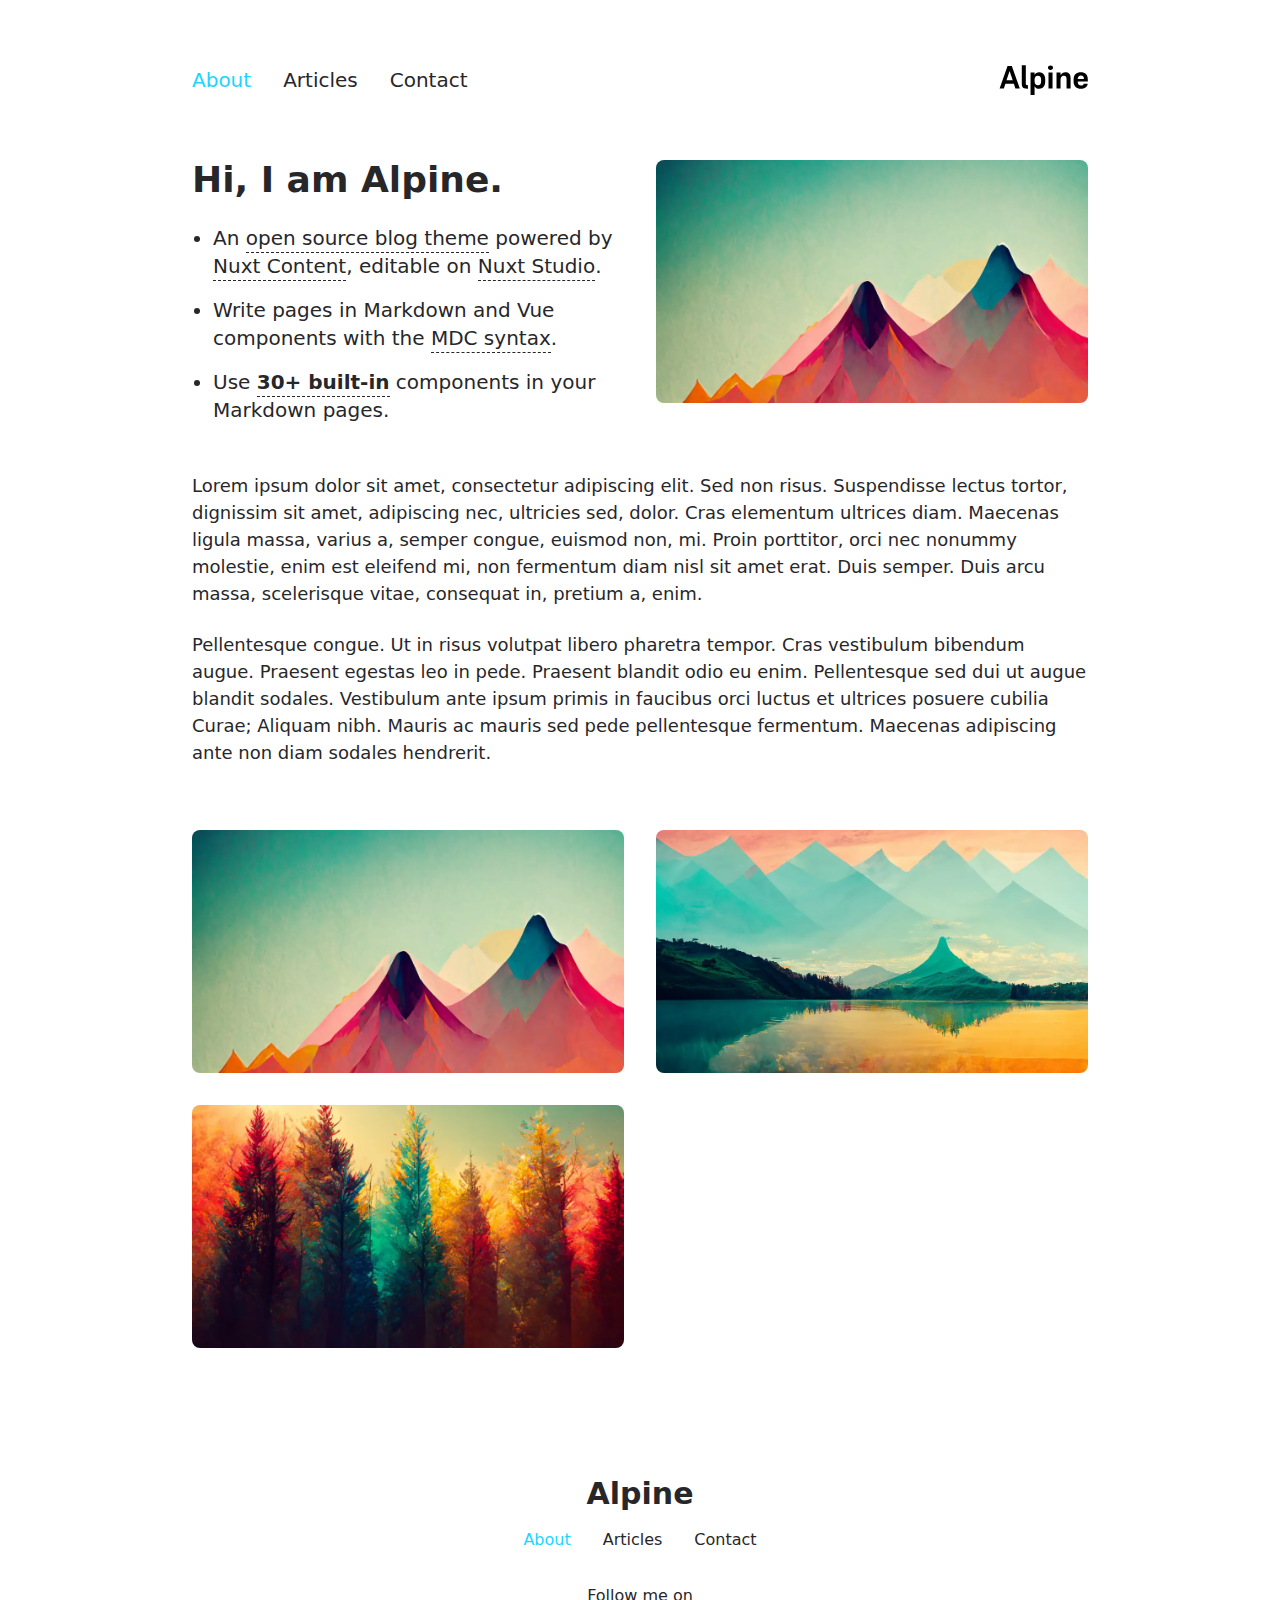
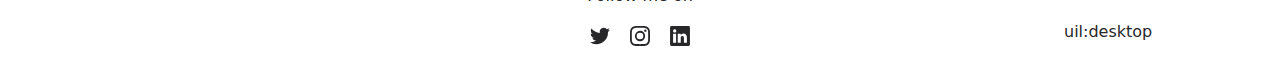
<file: index.html>
<!DOCTYPE html>
<html  lang="en">
<head><meta charset="utf-8">
<meta name="viewport" content="width=device-width, initial-scale=1">
<title>Alpine</title>
<meta name="twitter:card" content="summary_large_image">
<meta property="og:image" content="/social-card-preview.png">
<meta property="og:image:width" content="400">
<meta property="og:image:height" content="300">
<meta property="og:image:alt" content="An image showcasing my project.">
<meta property="og:title" content="Alpine">
<meta name="description" content="An open source blog theme powered by Nuxt.">
<meta property="og:description" content="An open source blog theme powered by Nuxt.">
<link rel="preload" as="fetch" crossorigin="anonymous" href="/_payload.json">
<link rel="stylesheet" href="/_nuxt/entry.a72b6484.css">
<link rel="stylesheet" href="/_nuxt/DocumentDrivenNotFound.45fc4b72.css">
<link rel="stylesheet" href="/_nuxt/Hero.738350b9.css">
<link rel="stylesheet" href="/_nuxt/ProseUl.d5cae62b.css">
<link rel="stylesheet" href="/_nuxt/ProseLi.3df7e499.css">
<link rel="stylesheet" href="/_nuxt/ProseA.96f590f5.css">
<link rel="stylesheet" href="/_nuxt/ProseStrong.a8477fc2.css">
<link rel="stylesheet" href="/_nuxt/ProseP.ead1a011.css">
<link rel="stylesheet" href="/_nuxt/Gallery.ddab2bd7.css">
<link rel="modulepreload" as="script" crossorigin href="/_nuxt/entry.393e3877.js">
<link rel="modulepreload" as="script" crossorigin href="/_nuxt/NuxtImg.f37421b6.js">
<link rel="modulepreload" as="script" crossorigin href="/_nuxt/document-driven.5f67d74b.js">
<link rel="modulepreload" as="script" crossorigin href="/_nuxt/DocumentDrivenEmpty.9feaeeb9.js">
<link rel="modulepreload" as="script" crossorigin href="/_nuxt/ContentRenderer.83737e6d.js">
<link rel="modulepreload" as="script" crossorigin href="/_nuxt/ContentRendererMarkdown.vue.debccf9e.js">
<link rel="modulepreload" as="script" crossorigin href="/_nuxt/DocumentDrivenNotFound.29f9989a.js">
<link rel="modulepreload" as="script" crossorigin href="/_nuxt/default.0cc11bb0.js">
<link rel="modulepreload" as="script" crossorigin href="/_nuxt/ContentRendererMarkdown.3632bb80.js">
<link rel="modulepreload" as="script" crossorigin href="/_nuxt/Hero.1669e115.js">
<link rel="modulepreload" as="script" crossorigin href="/_nuxt/MDCSlot.a7051caf.js">
<link rel="modulepreload" as="script" crossorigin href="/_nuxt/slot.5f23a7b9.js">
<link rel="modulepreload" as="script" crossorigin href="/_nuxt/ProseUl.85a0a693.js">
<link rel="modulepreload" as="script" crossorigin href="/_nuxt/ProseLi.dd50380e.js">
<link rel="modulepreload" as="script" crossorigin href="/_nuxt/ProseA.9ff0bc55.js">
<link rel="modulepreload" as="script" crossorigin href="/_nuxt/ProseStrong.04f4bf3b.js">
<link rel="modulepreload" as="script" crossorigin href="/_nuxt/ProseP.ae805289.js">
<link rel="modulepreload" as="script" crossorigin href="/_nuxt/Gallery.5d369314.js">
<link rel="prefetch" as="style" href="/_nuxt/article.e62575a5.css">
<link rel="prefetch" as="script" crossorigin href="/_nuxt/article.017be827.js">
<link rel="prefetch" as="script" crossorigin href="/_nuxt/date.824a539b.js">
<link rel="prefetch" as="script" crossorigin href="/_nuxt/page.0bfd4b0d.js">
<link rel="prefetch" as="script" crossorigin href="/_nuxt/client-db.1a7f8a3d.js">
<link rel="prefetch" as="script" crossorigin href="/_nuxt/debug.939f096f.js">
<link rel="prefetch" as="style" href="/_nuxt/useStudio.f3e13c21.css">
<link rel="prefetch" as="script" crossorigin href="/_nuxt/useStudio.4ee14a1b.js">
<link rel="prefetch" as="style" href="/_nuxt/error-404.7910d5ca.css">
<link rel="prefetch" as="script" crossorigin href="/_nuxt/error-404.1f6532cb.js">
<link rel="prefetch" as="style" href="/_nuxt/error-500.1db01289.css">
<link rel="prefetch" as="script" crossorigin href="/_nuxt/error-500.d22b4c49.js">
<script type="module" src="/_nuxt/entry.393e3877.js" crossorigin></script><style id="pinceau-runtime-hydratable">@media{.phy[--]{--puid:Abjs_o-v;}.pv-W_wpij{max-width:var(--elements-container-maxWidth);padding-left:var(--elements-container-padding-mobile);padding-right:var(--elements-container-padding-mobile);}@media (min-width: 475px){.pv-W_wpij{padding-left:var(--elements-container-padding-xs);padding-right:var(--elements-container-padding-xs);}}@media (min-width: 640px){.pv-W_wpij{padding-left:var(--elements-container-padding-sm);padding-right:var(--elements-container-padding-sm);}}@media (min-width: 768px){.pv-W_wpij{padding-left:var(--elements-container-padding-md);padding-right:var(--elements-container-padding-md);}}} @media{.phy[--]{--puid:DfDmpG-c;}.pc-DfDmpG[data-v-ac739e52]{---6-li-cols:2;}} </style><style id="pinceau-theme">@media { :root {--pinceau-mq: initial; --alpine-readableLine: 68ch;--alpine-backdrop-backgroundColor: #f4f4f5b3;--prose-code-inline-padding: 0.2rem 0.375rem 0.2rem 0.375rem;--prose-code-block-backdropFilter: contrast(1);--prose-code-block-border-style: solid;--prose-code-block-border-width: 1px;--prose-tbody-tr-borderBottom-style: dashed;--prose-tbody-tr-borderBottom-width: 1px;--prose-th-textAlign: inherit;--prose-thead-borderBottom-style: solid;--prose-thead-borderBottom-width: 1px;--prose-thead-border-style: solid;--prose-thead-border-width: 0px;--prose-table-textAlign: start;--prose-hr-width: 1px;--prose-hr-style: solid;--prose-li-listStylePosition: outside;--prose-ol-li-markerColor: currentColor;--prose-ol-paddingInlineStart: 21px;--prose-ol-listStyleType: decimal;--prose-ul-li-markerColor: currentColor;--prose-ul-paddingInlineStart: 21px;--prose-ul-listStyleType: disc;--prose-blockquote-border-style: solid;--prose-blockquote-border-width: 4px;--prose-blockquote-quotes: '201C' '201D' '2018' '2019';--prose-blockquote-paddingInlineStart: 24px;--prose-a-code-color-hover: currentColor;--prose-a-code-color-static: currentColor;--prose-a-hasCode-borderBottom: none;--prose-a-border-distance: 2px;--prose-a-border-color-hover: currentColor;--prose-a-border-color-static: currentColor;--prose-a-border-style-hover: solid;--prose-a-border-style-static: dashed;--prose-a-border-width: 1px;--prose-a-color-static: inherit;--prose-a-textDecoration: none;--prose-h6-margin: 3rem 0 2rem;--prose-h5-margin: 3rem 0 2rem;--prose-h4-margin: 3rem 0 2rem;--prose-h3-margin: 3rem 0 2rem;--prose-h2-margin: 3rem 0 2rem;--prose-h1-margin: 0 0 2rem;--prose-p-fontSize: 18px;--typography-lead-loose: 2;--typography-lead-relaxed: 1.625;--typography-lead-normal: 1.5;--typography-lead-snug: 1.375;--typography-lead-tight: 1.25;--typography-lead-none: 1;--typography-lead-10: 2.5rem;--typography-lead-9: 2.25rem;--typography-lead-8: 2rem;--typography-lead-7: 1.75rem;--typography-lead-6: 1.5rem;--typography-lead-5: 1.25rem;--typography-lead-4: 1rem;--typography-lead-3: .75rem;--typography-lead-2: .5rem;--typography-lead-1: .025rem;--typography-fontWeight-black: 900;--typography-fontWeight-extrabold: 800;--typography-fontWeight-bold: 700;--typography-fontWeight-semibold: 600;--typography-fontWeight-medium: 500;--typography-fontWeight-normal: 400;--typography-fontWeight-light: 300;--typography-fontWeight-extralight: 200;--typography-fontWeight-thin: 100;--typography-fontSize-9xl: 128px;--typography-fontSize-8xl: 96px;--typography-fontSize-7xl: 72px;--typography-fontSize-6xl: 60px;--typography-fontSize-5xl: 48px;--typography-fontSize-4xl: 36px;--typography-fontSize-3xl: 30px;--typography-fontSize-2xl: 24px;--typography-fontSize-xl: 20px;--typography-fontSize-lg: 18px;--typography-fontSize-base: 16px;--typography-fontSize-sm: 14px;--typography-fontSize-xs: 12px;--typography-letterSpacing-wide: 0.025em;--typography-letterSpacing-tight: -0.025em;--typography-verticalMargin-base: 24px;--typography-verticalMargin-sm: 16px;--elements-border-secondary-hover: [object Object];--elements-backdrop-background: #fffc;--elements-backdrop-filter: saturate(200%) blur(20px);--elements-container-maxWidth: 64rem;--lead-loose: 2;--lead-relaxed: 1.625;--lead-normal: 1.5;--lead-snug: 1.375;--lead-tight: 1.25;--lead-none: 1;--lead-10: 2.5rem;--lead-9: 2.25rem;--lead-8: 2rem;--lead-7: 1.75rem;--lead-6: 1.5rem;--lead-5: 1.25rem;--lead-4: 1rem;--lead-3: .75rem;--lead-2: .5rem;--lead-1: .025rem;--letterSpacing-widest: 0.1em;--letterSpacing-wider: 0.05em;--letterSpacing-wide: 0.025em;--letterSpacing-normal: 0em;--letterSpacing-tight: -0.025em;--letterSpacing-tighter: -0.05em;--fontSize-9xl: 8rem;--fontSize-8xl: 6rem;--fontSize-7xl: 4.5rem;--fontSize-6xl: 3.75rem;--fontSize-5xl: 3rem;--fontSize-4xl: 2.25rem;--fontSize-3xl: 1.875rem;--fontSize-2xl: 1.5rem;--fontSize-xl: 1.25rem;--fontSize-lg: 1.125rem;--fontSize-base: 1rem;--fontSize-sm: 0.875rem;--fontSize-xs: 0.75rem;--fontWeight-black: 900;--fontWeight-extrabold: 800;--fontWeight-bold: 700;--fontWeight-semibold: 600;--fontWeight-medium: 500;--fontWeight-normal: 400;--fontWeight-light: 300;--fontWeight-extralight: 200;--fontWeight-thin: 100;--font-mono: ui-monospace, SFMono-Regular, Menlo, Monaco, Consolas, Liberation Mono, Courier New, monospace;--font-serif: ui-serif, Georgia, Cambria, Times New Roman, Times, serif;--font-sans: ui-sans-serif, system-ui, -apple-system, BlinkMacSystemFont, Segoe UI, Roboto, Helvetica Neue, Arial, Noto Sans, sans-serif, Apple Color Emoji, Segoe UI Emoji, Segoe UI Symbol, Noto Color Emoji;--opacity-total: 1;--opacity-high: 0.8;--opacity-medium: 0.5;--opacity-soft: 0.3;--opacity-light: 0.15;--opacity-bright: 0.1;--opacity-noOpacity: 0;--borderWidth-lg: 3px;--borderWidth-md: 2px;--borderWidth-sm: 1px;--borderWidth-noBorder: 0;--space-rem-875: 0.875rem;--space-rem-625: 0.625rem;--space-rem-375: 0.375rem;--space-rem-125: 0.125rem;--space-px: 1px;--space-128: 32rem;--space-96: 24rem;--space-80: 20rem;--space-72: 18rem;--space-64: 16rem;--space-60: 15rem;--space-56: 14rem;--space-52: 13rem;--space-48: 12rem;--space-44: 11rem;--space-40: 10rem;--space-36: 9rem;--space-32: 8rem;--space-28: 7rem;--space-24: 6rem;--space-20: 5rem;--space-16: 4rem;--space-14: 3.5rem;--space-12: 3rem;--space-11: 2.75rem;--space-10: 2.5rem;--space-9: 2.25rem;--space-8: 2rem;--space-7: 1.75rem;--space-6: 1.5rem;--space-5: 1.25rem;--space-4: 1rem;--space-3: 0.75rem;--space-2: 0.5rem;--space-1: 0.25rem;--space-0: 0px;--size-full: 100%;--size-7xl: 80rem;--size-6xl: 72rem;--size-5xl: 64rem;--size-4xl: 56rem;--size-3xl: 48rem;--size-2xl: 42rem;--size-xl: 36rem;--size-lg: 32rem;--size-md: 28rem;--size-sm: 24rem;--size-xs: 20rem;--size-200: 200px;--size-104: 104px;--size-80: 80px;--size-64: 64px;--size-56: 56px;--size-48: 48px;--size-40: 40px;--size-32: 32px;--size-24: 24px;--size-20: 20px;--size-16: 16px;--size-12: 12px;--size-8: 8px;--size-6: 6px;--size-4: 4px;--size-2: 2px;--size-0: 0px;--radii-full: 9999px;--radii-3xl: 1.75rem;--radii-2xl: 1.5rem;--radii-xl: 1rem;--radii-lg: 0.75rem;--radii-md: 0.5rem;--radii-sm: 0.375rem;--radii-xs: 0.25rem;--radii-2xs: 0.125rem;--radii-none: 0px;--shadow-none: 0px 0px 0px 0px transparent;--shadow-lg: 0px 10px 15px -3px #000000, 0px 4px 6px -4px #000000;--shadow-md: 0px 4px 6px -1px #000000, 0px 2px 4px -2px #000000;--shadow-sm: 0px 1px 3px 0px #000000, 0px 1px 2px -1px #000000;--shadow-xs: 0px 1px 2px 0px #000000;--height-screen: 100vh;--width-screen: 100vw;--color-primary-900: #002e38;--color-primary-800: #005c70;--color-primary-700: #008aa9;--color-primary-600: #00b9e1;--color-primary-500: #1ad6ff;--color-primary-400: #40ddff;--color-primary-300: #66e4ff;--color-primary-200: #8deaff;--color-primary-100: #b3f1ff;--color-primary-50: #d9f8ff;--color-ruby-900: #380011;--color-ruby-800: #700021;--color-ruby-700: #a90032;--color-ruby-600: #e10043;--color-ruby-500: #ff1a5e;--color-ruby-400: #ff4079;--color-ruby-300: #ff6694;--color-ruby-200: #ff8dae;--color-ruby-100: #ffb3c9;--color-ruby-50: #ffd9e4;--color-pink-900: #380025;--color-pink-800: #70004b;--color-pink-700: #a90070;--color-pink-600: #e10095;--color-pink-500: #ff1ab2;--color-pink-400: #ff40bf;--color-pink-300: #ff66cc;--color-pink-200: #ff8dd8;--color-pink-100: #ffb3e5;--color-pink-50: #ffd9f2;--color-purple-900: #190038;--color-purple-800: #330070;--color-purple-700: #4c00a9;--color-purple-600: #6500e1;--color-purple-500: #811aff;--color-purple-400: #9640ff;--color-purple-300: #ab66ff;--color-purple-200: #c08dff;--color-purple-100: #d5b3ff;--color-purple-50: #ead9ff;--color-royalblue-900: #0b0531;--color-royalblue-800: #160a62;--color-royalblue-700: #211093;--color-royalblue-600: #2c15c4;--color-royalblue-500: #4127e8;--color-royalblue-400: #614bec;--color-royalblue-300: #806ff0;--color-royalblue-200: #a093f3;--color-royalblue-100: #c0b7f7;--color-royalblue-50: #dfdbfb;--color-indigoblue-900: #001238;--color-indigoblue-800: #002370;--color-indigoblue-700: #0035a9;--color-indigoblue-600: #0047e1;--color-indigoblue-500: #1a62ff;--color-indigoblue-400: #407cff;--color-indigoblue-300: #6696ff;--color-indigoblue-200: #8db0ff;--color-indigoblue-100: #b3cbff;--color-indigoblue-50: #d9e5ff;--color-blue-900: #002438;--color-blue-800: #004870;--color-blue-700: #006ca9;--color-blue-600: #0090e1;--color-blue-500: #1aadff;--color-blue-400: #40bbff;--color-blue-300: #66c8ff;--color-blue-200: #8dd6ff;--color-blue-100: #b3e4ff;--color-blue-50: #d9f1ff;--color-lightblue-900: #002e38;--color-lightblue-800: #005c70;--color-lightblue-700: #008aa9;--color-lightblue-600: #00b9e1;--color-lightblue-500: #1ad6ff;--color-lightblue-400: #40ddff;--color-lightblue-300: #66e4ff;--color-lightblue-200: #8deaff;--color-lightblue-100: #b3f1ff;--color-lightblue-50: #d9f8ff;--color-teal-900: #062a28;--color-teal-800: #0b544f;--color-teal-700: #117d77;--color-teal-600: #16a79e;--color-teal-500: #1cd1c6;--color-teal-400: #36e4da;--color-teal-300: #5fe9e1;--color-teal-200: #87efe9;--color-teal-100: #aff4f0;--color-teal-50: #d7faf8;--color-pear-900: #2a2b09;--color-pear-800: #545512;--color-pear-700: #7e801b;--color-pear-600: #a8aa24;--color-pear-500: #d0d32f;--color-pear-400: #d8da52;--color-pear-300: #e0e274;--color-pear-200: #e8e997;--color-pear-100: #eff0ba;--color-pear-50: #f7f8dc;--color-red-900: #380300;--color-red-800: #700700;--color-red-700: #a90a00;--color-red-600: #e10e00;--color-red-500: #ff281a;--color-red-400: #ff4c40;--color-red-300: #ff7066;--color-red-200: #ff948d;--color-red-100: #ffb7b3;--color-red-50: #ffdbd9;--color-orange-900: #381800;--color-orange-800: #702f00;--color-orange-700: #a94700;--color-orange-600: #e15e00;--color-orange-500: #ff7a1a;--color-orange-400: #ff9040;--color-orange-300: #ffa666;--color-orange-200: #ffbd8d;--color-orange-100: #ffd3b3;--color-orange-50: #ffe9d9;--color-yellow-900: #362b03;--color-yellow-800: #6d5605;--color-yellow-700: #a38108;--color-yellow-600: #daac0a;--color-yellow-500: #f5c828;--color-yellow-400: #f7d14c;--color-yellow-300: #f8da70;--color-yellow-200: #fae393;--color-yellow-100: #fcedb7;--color-yellow-50: #fdf6db;--color-green-900: #003f25;--color-green-800: #005e38;--color-green-700: #007e4a;--color-green-600: #009d5d;--color-green-500: #00bd6f;--color-green-400: #00dc82;--color-green-300: #30ffaa;--color-green-200: #83ffcc;--color-green-100: #acffdd;--color-green-50: #d6ffee;--color-gray-900: #18181B;--color-gray-800: #27272A;--color-gray-700: #3f3f46;--color-gray-600: #52525B;--color-gray-500: #71717A;--color-gray-400: #a1a1aa;--color-gray-300: #D4d4d8;--color-gray-200: #e4e4e7;--color-gray-100: #f4f4f5;--color-gray-50: #fafafa;--color-black: #0c0c0d;--color-white: #FFFFFF;--media-portrait: only screen and (orientation: portrait);--media-landscape: only screen and (orientation: landscape);--media-rm: (prefers-reduced-motion: reduce);--media-2xl: (min-width: 1536px);--media-xl: (min-width: 1280px);--media-lg: (min-width: 1024px);--media-md: (min-width: 768px);--media-sm: (min-width: 640px);--media-xs: (min-width: 475px);--alpine-body-color: var(--color-gray-800);--alpine-body-backgroundColor: var(--color-white);--prose-code-inline-fontWeight: var(--typography-fontWeight-normal);--prose-code-inline-fontSize: var(--typography-fontSize-sm);--prose-code-inline-borderRadius: var(--radii-xs);--prose-code-block-pre-padding: var(--typography-verticalMargin-sm);--prose-code-block-margin: var(--typography-verticalMargin-base) 0;--prose-code-block-fontSize: var(--typography-fontSize-sm);--prose-tbody-code-inline-fontSize: var(--typography-fontSize-sm);--prose-tbody-td-padding: var(--typography-verticalMargin-sm);--prose-th-fontWeight: var(--typography-fontWeight-semibold);--prose-th-padding: 0 var(--typography-verticalMargin-sm) var(--typography-verticalMargin-sm) var(--typography-verticalMargin-sm);--prose-table-lineHeight: var(--typography-lead-6);--prose-table-fontSize: var(--typography-fontSize-sm);--prose-table-margin: var(--typography-verticalMargin-base) 0;--prose-hr-margin: var(--typography-verticalMargin-base) 0;--prose-li-margin: var(--typography-verticalMargin-sm) 0;--prose-ol-margin: var(--typography-verticalMargin-base) 0;--prose-ul-margin: var(--typography-verticalMargin-base) 0;--prose-blockquote-margin: var(--typography-verticalMargin-base) 0;--prose-a-code-border-style: var(--prose-a-border-style-static);--prose-a-code-border-width: var(--prose-a-border-width);--prose-a-fontWeight: var(--typography-fontWeight-medium);--prose-img-margin: var(--typography-verticalMargin-base) 0;--prose-strong-fontWeight: var(--typography-fontWeight-semibold);--prose-h6-iconSize: var(--typography-fontSize-base);--prose-h6-fontWeight: var(--typography-fontWeight-semibold);--prose-h6-lineHeight: var(--typography-lead-normal);--prose-h6-fontSize: var(--typography-fontSize-lg);--prose-h5-iconSize: var(--typography-fontSize-lg);--prose-h5-fontWeight: var(--typography-fontWeight-semibold);--prose-h5-lineHeight: var(--typography-lead-snug);--prose-h5-fontSize: var(--typography-fontSize-xl);--prose-h4-iconSize: var(--typography-fontSize-lg);--prose-h4-letterSpacing: var(--typography-letterSpacing-tight);--prose-h4-fontWeight: var(--typography-fontWeight-semibold);--prose-h4-lineHeight: var(--typography-lead-snug);--prose-h4-fontSize: var(--typography-fontSize-2xl);--prose-h3-iconSize: var(--typography-fontSize-xl);--prose-h3-letterSpacing: var(--typography-letterSpacing-tight);--prose-h3-fontWeight: var(--typography-fontWeight-semibold);--prose-h3-lineHeight: var(--typography-lead-snug);--prose-h3-fontSize: var(--typography-fontSize-3xl);--prose-h2-iconSize: var(--typography-fontSize-2xl);--prose-h2-letterSpacing: var(--typography-letterSpacing-tight);--prose-h2-fontWeight: var(--typography-fontWeight-semibold);--prose-h2-lineHeight: var(--typography-lead-tight);--prose-h2-fontSize: var(--typography-fontSize-4xl);--prose-h1-iconSize: var(--typography-fontSize-3xl);--prose-h1-letterSpacing: var(--typography-letterSpacing-tight);--prose-h1-fontWeight: var(--typography-fontWeight-bold);--prose-h1-lineHeight: var(--typography-lead-tight);--prose-h1-fontSize: var(--typography-fontSize-5xl);--prose-p-br-margin: var(--typography-verticalMargin-base) 0 0 0;--prose-p-margin: var(--typography-verticalMargin-base) 0;--prose-p-lineHeight: var(--typography-lead-normal);--typography-color-primary-900: var(--color-primary-900);--typography-color-primary-800: var(--color-primary-800);--typography-color-primary-700: var(--color-primary-700);--typography-color-primary-600: var(--color-primary-600);--typography-color-primary-500: var(--color-primary-500);--typography-color-primary-400: var(--color-primary-400);--typography-color-primary-300: var(--color-primary-300);--typography-color-primary-200: var(--color-primary-200);--typography-color-primary-100: var(--color-primary-100);--typography-color-primary-50: var(--color-primary-50);--typography-font-code: var(--font-mono);--typography-font-body: var(--font-sans);--typography-font-display: var(--font-sans);--typography-body-backgroundColor: var(--color-white);--typography-body-color: var(--color-black);--elements-state-danger-borderColor-secondary: var(--color-red-200);--elements-state-danger-borderColor-primary: var(--color-red-100);--elements-state-danger-backgroundColor-secondary: var(--color-red-100);--elements-state-danger-backgroundColor-primary: var(--color-red-50);--elements-state-danger-color-secondary: var(--color-red-600);--elements-state-danger-color-primary: var(--color-red-500);--elements-state-warning-borderColor-secondary: var(--color-yellow-200);--elements-state-warning-borderColor-primary: var(--color-yellow-100);--elements-state-warning-backgroundColor-secondary: var(--color-yellow-100);--elements-state-warning-backgroundColor-primary: var(--color-yellow-50);--elements-state-warning-color-secondary: var(--color-yellow-700);--elements-state-warning-color-primary: var(--color-yellow-600);--elements-state-success-borderColor-secondary: var(--color-green-200);--elements-state-success-borderColor-primary: var(--color-green-100);--elements-state-success-backgroundColor-secondary: var(--color-green-100);--elements-state-success-backgroundColor-primary: var(--color-green-50);--elements-state-success-color-secondary: var(--color-green-600);--elements-state-success-color-primary: var(--color-green-500);--elements-state-info-borderColor-secondary: var(--color-blue-200);--elements-state-info-borderColor-primary: var(--color-blue-100);--elements-state-info-backgroundColor-secondary: var(--color-blue-100);--elements-state-info-backgroundColor-primary: var(--color-blue-50);--elements-state-info-color-secondary: var(--color-blue-600);--elements-state-info-color-primary: var(--color-blue-500);--elements-state-primary-borderColor-secondary: var(--color-primary-200);--elements-state-primary-borderColor-primary: var(--color-primary-100);--elements-state-primary-backgroundColor-secondary: var(--color-primary-100);--elements-state-primary-backgroundColor-primary: var(--color-primary-50);--elements-state-primary-color-secondary: var(--color-primary-700);--elements-state-primary-color-primary: var(--color-primary-600);--elements-surface-secondary-backgroundColor: var(--color-gray-200);--elements-surface-primary-backgroundColor: var(--color-gray-100);--elements-surface-background-base: var(--color-gray-100);--elements-border-secondary-static: var(--color-gray-200);--elements-border-primary-hover: var(--color-gray-200);--elements-border-primary-static: var(--color-gray-100);--elements-container-padding-md: var(--space-16);--elements-container-padding-sm: var(--space-12);--elements-container-padding-xs: var(--space-8);--elements-container-padding-mobile: var(--space-6);--elements-text-secondary-color-hover: var(--color-gray-700);--elements-text-secondary-color-static: var(--color-gray-500);--elements-text-primary-color-static: var(--color-gray-900);--text-6xl-lineHeight: var(--lead-none);--text-6xl-fontSize: var(--fontSize-6xl);--text-5xl-lineHeight: var(--lead-none);--text-5xl-fontSize: var(--fontSize-5xl);--text-4xl-lineHeight: var(--lead-10);--text-4xl-fontSize: var(--fontSize-4xl);--text-3xl-lineHeight: var(--lead-9);--text-3xl-fontSize: var(--fontSize-3xl);--text-2xl-lineHeight: var(--lead-8);--text-2xl-fontSize: var(--fontSize-2xl);--text-xl-lineHeight: var(--lead-7);--text-xl-fontSize: var(--fontSize-xl);--text-lg-lineHeight: var(--lead-7);--text-lg-fontSize: var(--fontSize-lg);--text-base-lineHeight: var(--lead-6);--text-base-fontSize: var(--fontSize-base);--text-sm-lineHeight: var(--lead-5);--text-sm-fontSize: var(--fontSize-sm);--text-xs-lineHeight: var(--lead-4);--text-xs-fontSize: var(--fontSize-xs);--shadow-2xl: 0px 25px 50px -12px var(--color-gray-900);--shadow-xl: 0px 20px 25px -5px var(--color-gray-400), 0px 8px 10px -6px #000000;--color-secondary-900: var(--color-gray-900);--color-secondary-800: var(--color-gray-800);--color-secondary-700: var(--color-gray-700);--color-secondary-600: var(--color-gray-600);--color-secondary-500: var(--color-gray-500);--color-secondary-400: var(--color-gray-400);--color-secondary-300: var(--color-gray-300);--color-secondary-200: var(--color-gray-200);--color-secondary-100: var(--color-gray-100);--color-secondary-50: var(--color-gray-50);--prose-a-code-background-hover: var(--typography-color-primary-50);--prose-a-code-border-color-hover: var(--typography-color-primary-500);--prose-a-color-hover: var(--typography-color-primary-500);--typography-color-secondary-900: var(--color-secondary-900);--typography-color-secondary-800: var(--color-secondary-800);--typography-color-secondary-700: var(--color-secondary-700);--typography-color-secondary-600: var(--color-secondary-600);--typography-color-secondary-500: var(--color-secondary-500);--typography-color-secondary-400: var(--color-secondary-400);--typography-color-secondary-300: var(--color-secondary-300);--typography-color-secondary-200: var(--color-secondary-200);--typography-color-secondary-100: var(--color-secondary-100);--typography-color-secondary-50: var(--color-secondary-50);--prose-code-inline-backgroundColor: var(--typography-color-secondary-100);--prose-code-inline-color: var(--typography-color-secondary-700);--prose-code-block-backgroundColor: var(--typography-color-secondary-100);--prose-code-block-color: var(--typography-color-secondary-700);--prose-code-block-border-color: var(--typography-color-secondary-200);--prose-tbody-tr-borderBottom-color: var(--typography-color-secondary-200);--prose-th-color: var(--typography-color-secondary-600);--prose-thead-borderBottom-color: var(--typography-color-secondary-200);--prose-thead-border-color: var(--typography-color-secondary-300);--prose-hr-color: var(--typography-color-secondary-200);--prose-blockquote-border-color: var(--typography-color-secondary-200);--prose-blockquote-color: var(--typography-color-secondary-500);--prose-a-code-border-color-static: var(--typography-color-secondary-400); } }@media { :root.dark {--pinceau-mq: dark; --alpine-backdrop-backgroundColor: #18181bb3;--prose-code-block-backdropFilter: contrast(1);--prose-ol-li-markerColor: currentColor;--prose-ul-li-markerColor: currentColor;--prose-a-code-color-hover: currentColor;--prose-a-code-color-static: currentColor;--prose-a-border-color-hover: currentColor;--prose-a-border-color-static: currentColor;--prose-a-color-static: inherit;--elements-backdrop-background: #0c0d0ccc;--alpine-body-color: var(--color-gray-200);--alpine-body-backgroundColor: var(--color-black);--typography-body-backgroundColor: var(--color-black);--typography-body-color: var(--color-white);--elements-state-danger-borderColor-secondary: var(--color-red-700);--elements-state-danger-borderColor-primary: var(--color-red-800);--elements-state-danger-backgroundColor-secondary: var(--color-red-800);--elements-state-danger-backgroundColor-primary: var(--color-red-900);--elements-state-danger-color-secondary: var(--color-red-200);--elements-state-danger-color-primary: var(--color-red-300);--elements-state-warning-borderColor-secondary: var(--color-yellow-700);--elements-state-warning-borderColor-primary: var(--color-yellow-800);--elements-state-warning-backgroundColor-secondary: var(--color-yellow-800);--elements-state-warning-backgroundColor-primary: var(--color-yellow-900);--elements-state-warning-color-secondary: var(--color-yellow-200);--elements-state-warning-color-primary: var(--color-yellow-400);--elements-state-success-borderColor-secondary: var(--color-green-700);--elements-state-success-borderColor-primary: var(--color-green-800);--elements-state-success-backgroundColor-secondary: var(--color-green-800);--elements-state-success-backgroundColor-primary: var(--color-green-900);--elements-state-success-color-secondary: var(--color-green-200);--elements-state-success-color-primary: var(--color-green-400);--elements-state-info-borderColor-secondary: var(--color-blue-700);--elements-state-info-borderColor-primary: var(--color-blue-800);--elements-state-info-backgroundColor-secondary: var(--color-blue-800);--elements-state-info-backgroundColor-primary: var(--color-blue-900);--elements-state-info-color-secondary: var(--color-blue-200);--elements-state-info-color-primary: var(--color-blue-400);--elements-state-primary-borderColor-secondary: var(--color-primary-700);--elements-state-primary-borderColor-primary: var(--color-primary-800);--elements-state-primary-backgroundColor-secondary: var(--color-primary-800);--elements-state-primary-backgroundColor-primary: var(--color-primary-900);--elements-state-primary-color-secondary: var(--color-primary-200);--elements-state-primary-color-primary: var(--color-primary-400);--elements-surface-secondary-backgroundColor: var(--color-gray-800);--elements-surface-primary-backgroundColor: var(--color-gray-900);--elements-surface-background-base: var(--color-gray-900);--elements-border-secondary-static: var(--color-gray-800);--elements-border-primary-hover: var(--color-gray-800);--elements-border-primary-static: var(--color-gray-900);--elements-text-secondary-color-hover: var(--color-gray-200);--elements-text-secondary-color-static: var(--color-gray-400);--elements-text-primary-color-static: var(--color-gray-50);--prose-a-code-background-hover: var(--typography-color-primary-900);--prose-a-code-border-color-hover: var(--typography-color-primary-600);--prose-a-color-hover: var(--typography-color-primary-400);--prose-code-inline-backgroundColor: var(--typography-color-secondary-800);--prose-code-inline-color: var(--typography-color-secondary-200);--prose-code-block-backgroundColor: var(--typography-color-secondary-900);--prose-code-block-color: var(--typography-color-secondary-200);--prose-code-block-border-color: var(--typography-color-secondary-800);--prose-tbody-tr-borderBottom-color: var(--typography-color-secondary-800);--prose-th-color: var(--typography-color-secondary-400);--prose-thead-borderBottom-color: var(--typography-color-secondary-800);--prose-thead-border-color: var(--typography-color-secondary-600);--prose-hr-color: var(--typography-color-secondary-800);--prose-blockquote-border-color: var(--typography-color-secondary-700);--prose-blockquote-color: var(--typography-color-secondary-400);--prose-a-code-border-color-static: var(--typography-color-secondary-600); } }</style><script>"use strict";(()=>{const a=window,e=document.documentElement,m=["dark","light"],c=window&&window.localStorage&&window.localStorage.getItem&&window.localStorage.getItem("nuxt-color-mode")||"system";let n=c==="system"?d():c;const l=e.getAttribute("data-color-mode-forced");l&&(n=l),i(n),a["__NUXT_COLOR_MODE__"]={preference:c,value:n,getColorScheme:d,addColorScheme:i,removeColorScheme:f};function i(o){const t=""+o+"",s="";e.classList?e.classList.add(t):e.className+=" "+t,s&&e.setAttribute("data-"+s,o)}function f(o){const t=""+o+"",s="";e.classList?e.classList.remove(t):e.className=e.className.replace(new RegExp(t,"g"),""),s&&e.removeAttribute("data-"+s)}function r(o){return a.matchMedia("(prefers-color-scheme"+o+")")}function d(){if(a.matchMedia&&r("").media!=="not all"){for(const o of m)if(r(":"+o).matches)return o}return"light"}})();
</script></head>
<body ><div id="__nuxt"><div class="container pv-W_wpij pc-Abjs_o app-layout" data-v-f2cf7a4b data-v-58a153be><!--[--><div class="nuxt-progress" style="width:0%;height:3px;opacity:0;background-size:Infinity% auto;" data-v-f2cf7a4b></div><header class="right" data-v-f2cf7a4b data-v-5aa0ab9e><div class="menu" data-v-5aa0ab9e><button aria-label="Navigation Menu" data-v-5aa0ab9e><svg width="24" height="24" viewBox="0 0 68 68" fill="currentColor" xmlns="http://www.w3.org/2000/svg" data-v-5aa0ab9e><path d="M8 34C8 32.1362 8 31.2044 8.30448 30.4693C8.71046 29.4892 9.48915 28.7105 10.4693 28.3045C11.2044 28 12.1362 28 14 28C15.8638 28 16.7956 28 17.5307 28.3045C18.5108 28.7105 19.2895 29.4892 19.6955 30.4693C20 31.2044 20 32.1362 20 34C20 35.8638 20 36.7956 19.6955 37.5307C19.2895 38.5108 18.5108 39.2895 17.5307 39.6955C16.7956 40 15.8638 40 14 40C12.1362 40 11.2044 40 10.4693 39.6955C9.48915 39.2895 8.71046 38.5108 8.30448 37.5307C8 36.7956 8 35.8638 8 34Z" data-v-5aa0ab9e></path><path d="M28 34C28 32.1362 28 31.2044 28.3045 30.4693C28.7105 29.4892 29.4892 28.7105 30.4693 28.3045C31.2044 28 32.1362 28 34 28C35.8638 28 36.7956 28 37.5307 28.3045C38.5108 28.7105 39.2895 29.4892 39.6955 30.4693C40 31.2044 40 32.1362 40 34C40 35.8638 40 36.7956 39.6955 37.5307C39.2895 38.5108 38.5108 39.2895 37.5307 39.6955C36.7956 40 35.8638 40 34 40C32.1362 40 31.2044 40 30.4693 39.6955C29.4892 39.2895 28.7105 38.5108 28.3045 37.5307C28 36.7956 28 35.8638 28 34Z" data-v-5aa0ab9e></path><path d="M48 34C48 32.1362 48 31.2044 48.3045 30.4693C48.7105 29.4892 49.4892 28.7105 50.4693 28.3045C51.2044 28 52.1362 28 54 28C55.8638 28 56.7956 28 57.5307 28.3045C58.5108 28.7105 59.2895 29.4892 59.6955 30.4693C60 31.2044 60 32.1362 60 34C60 35.8638 60 36.7956 59.6955 37.5307C59.2895 38.5108 58.5108 39.2895 57.5307 39.6955C56.7956 40 55.8638 40 54 40C52.1362 40 51.2044 40 50.4693 39.6955C49.4892 39.2895 48.7105 38.5108 48.3045 37.5307C48 36.7956 48 35.8638 48 34Z" data-v-5aa0ab9e></path></svg></button></div><div class="overlay" data-v-5aa0ab9e><nav data-v-5aa0ab9e data-v-187494d6><ul data-v-187494d6><!--[--><li data-v-187494d6><a aria-current="page" href="/" class="router-link-active router-link-exact-active" data-v-187494d6><span class="underline-fx" data-v-187494d6></span> About</a></li><li data-v-187494d6><a href="/articles" class="" data-v-187494d6><span class="underline-fx" data-v-187494d6></span> Articles</a></li><li data-v-187494d6><a href="/contact" class="" data-v-187494d6><span class="underline-fx" data-v-187494d6></span> Contact</a></li><!--]--></ul></nav></div><div class="logo" data-v-5aa0ab9e><a aria-current="page" href="/" class="router-link-active router-link-exact-active" data-v-5aa0ab9e><img src="/logo-dark.svg" class="dark-img" alt="alpine" width="89" height="31" data-v-5aa0ab9e><img src="/logo.svg" class="light-img" alt="alpine" width="89" height="31" data-v-5aa0ab9e></a></div><div class="main-nav" data-v-5aa0ab9e><nav data-v-5aa0ab9e data-v-187494d6><ul data-v-187494d6><!--[--><li data-v-187494d6><a aria-current="page" href="/" class="router-link-active router-link-exact-active" data-v-187494d6><span class="underline-fx" data-v-187494d6></span> About</a></li><li data-v-187494d6><a href="/articles" class="" data-v-187494d6><span class="underline-fx" data-v-187494d6></span> Articles</a></li><li data-v-187494d6><a href="/contact" class="" data-v-187494d6><span class="underline-fx" data-v-187494d6></span> Contact</a></li><!--]--></ul></nav></div></header><!--[--><div class="document-driven-page"><main><!--[--><div><section class="hero" data-v-c10a91bb><div class="layout" data-v-c10a91bb><div class="content" data-v-c10a91bb><div class="title" data-v-c10a91bb><!--[-->Hi, I am Alpine.<!--]--></div><div class="description" data-v-c10a91bb><!--[--><ul data-v-f656b782><!--[--><li data-v-52a9e972><!--[-->An <a href="https://github.com/nuxt-themes/alpine" rel="nofollow" data-v-13d7bfd1><!--[-->open source blog theme<!--]--></a> powered by <a href="https://content.nuxtjs.org" rel="nofollow" data-v-13d7bfd1><!--[-->Nuxt Content<!--]--></a>, editable on <a href="https://nuxt.studio" rel="nofollow" data-v-13d7bfd1><!--[-->Nuxt Studio<!--]--></a>.<!--]--></li><li data-v-52a9e972><!--[-->Write pages in Markdown and Vue components with the <a href="https://content.nuxtjs.org/guide/writing/mdc" rel="nofollow" data-v-13d7bfd1><!--[-->MDC syntax<!--]--></a>.<!--]--></li><li data-v-52a9e972><!--[-->Use <a href="https://elements.nuxt.space" rel="nofollow" data-v-13d7bfd1><!--[--><strong data-v-5ac30b72><!--[-->30+ built-in<!--]--></strong><!--]--></a> components in your Markdown pages.<!--]--></li><!--]--></ul><!--]--></div></div><img src="/alpine-0.webp" class="right" alt="Hero Image" width="16" height="9" data-v-c10a91bb></div></section><p data-v-f402c6c4><!--[-->Lorem ipsum dolor sit amet, consectetur adipiscing elit. Sed non risus. Suspendisse lectus tortor, dignissim sit amet, adipiscing nec, ultricies sed, dolor. Cras elementum ultrices diam. Maecenas ligula massa, varius a, semper congue, euismod non, mi. Proin porttitor, orci nec nonummy molestie, enim est eleifend mi, non fermentum diam nisl sit amet erat. Duis semper. Duis arcu massa, scelerisque vitae, consequat in, pretium a, enim.<!--]--></p><p data-v-f402c6c4><!--[-->Pellentesque congue. Ut in risus volutpat libero pharetra tempor. Cras vestibulum bibendum augue. Praesent egestas leo in pede. Praesent blandit odio eu enim. Pellentesque sed dui ut augue blandit sodales. Vestibulum ante ipsum primis in faucibus orci luctus et ultrices posuere cubilia Curae; Aliquam nibh. Mauris ac mauris sed pede pellentesque fermentum. Maecenas adipiscing ante non diam sodales hendrerit.<!--]--></p><section class="gallery pc-DfDmpG" data-v-ac739e52><div class="layout" data-v-ac739e52><!--[--><img src="/alpine-0.webp" width="16" height="9" data-v-ac739e52><img src="/alpine-1.webp" width="16" height="9" data-v-ac739e52><img src="/alpine-2.webp" width="16" height="9" data-v-ac739e52><!--]--></div></section></div><!--]--></main></div><!--]--><footer class="center" data-v-f2cf7a4b data-v-6df2ce01><a href="https://www.github.com/nuxt-themes/alpine" rel="noopener noreferrer" class="credits" data-v-6df2ce01>Alpine</a><div class="navigation" data-v-6df2ce01><nav data-v-6df2ce01 data-v-187494d6><ul data-v-187494d6><!--[--><li data-v-187494d6><a aria-current="page" href="/" class="router-link-active router-link-exact-active" data-v-187494d6><span class="underline-fx" data-v-187494d6></span> About</a></li><li data-v-187494d6><a href="/articles" class="" data-v-187494d6><span class="underline-fx" data-v-187494d6></span> Articles</a></li><li data-v-187494d6><a href="/contact" class="" data-v-187494d6><span class="underline-fx" data-v-187494d6></span> Contact</a></li><!--]--></ul></nav></div><p class="message" data-v-6df2ce01>Follow me on</p><div class="icons" data-v-6df2ce01><div class="social" data-v-6df2ce01><!--[--><a href="https://twitter.com/nuxtlabs" rel="noopener noreferrer" target="_blank" title="nuxtlabs" aria-label="nuxtlabs" data-v-55e09f54><svg xmlns="http://www.w3.org/2000/svg" xmlns:xlink="http://www.w3.org/1999/xlink" aria-hidden="true" role="img" class="icon" data-v-55e09f54 style="" width="1em" height="1em" viewBox="0 0 24 24" data-v-8e7f45c1><path fill="currentColor" d="M22 5.8a8.49 8.49 0 0 1-2.36.64a4.13 4.13 0 0 0 1.81-2.27a8.21 8.21 0 0 1-2.61 1a4.1 4.1 0 0 0-7 3.74a11.64 11.64 0 0 1-8.45-4.29a4.16 4.16 0 0 0-.55 2.07a4.09 4.09 0 0 0 1.82 3.41a4.05 4.05 0 0 1-1.86-.51v.05a4.1 4.1 0 0 0 3.3 4a3.93 3.93 0 0 1-1.1.17a4.9 4.9 0 0 1-.77-.07a4.11 4.11 0 0 0 3.83 2.84A8.22 8.22 0 0 1 3 18.34a7.93 7.93 0 0 1-1-.06a11.57 11.57 0 0 0 6.29 1.85A11.59 11.59 0 0 0 20 8.45v-.53a8.43 8.43 0 0 0 2-2.12"/></svg></a><a href="https://instagram.com/atinuxt" rel="noopener noreferrer" target="_blank" title="atinuxt" aria-label="atinuxt" data-v-55e09f54><svg xmlns="http://www.w3.org/2000/svg" xmlns:xlink="http://www.w3.org/1999/xlink" aria-hidden="true" role="img" class="icon" data-v-55e09f54 style="" width="1em" height="1em" viewBox="0 0 24 24" data-v-8e7f45c1><path fill="currentColor" d="M17.34 5.46a1.2 1.2 0 1 0 1.2 1.2a1.2 1.2 0 0 0-1.2-1.2m4.6 2.42a7.59 7.59 0 0 0-.46-2.43a4.94 4.94 0 0 0-1.16-1.77a4.7 4.7 0 0 0-1.77-1.15a7.3 7.3 0 0 0-2.43-.47C15.06 2 14.72 2 12 2s-3.06 0-4.12.06a7.3 7.3 0 0 0-2.43.47a4.78 4.78 0 0 0-1.77 1.15a4.7 4.7 0 0 0-1.15 1.77a7.3 7.3 0 0 0-.47 2.43C2 8.94 2 9.28 2 12s0 3.06.06 4.12a7.3 7.3 0 0 0 .47 2.43a4.7 4.7 0 0 0 1.15 1.77a4.78 4.78 0 0 0 1.77 1.15a7.3 7.3 0 0 0 2.43.47C8.94 22 9.28 22 12 22s3.06 0 4.12-.06a7.3 7.3 0 0 0 2.43-.47a4.7 4.7 0 0 0 1.77-1.15a4.85 4.85 0 0 0 1.16-1.77a7.59 7.59 0 0 0 .46-2.43c0-1.06.06-1.4.06-4.12s0-3.06-.06-4.12M20.14 16a5.61 5.61 0 0 1-.34 1.86a3.06 3.06 0 0 1-.75 1.15a3.19 3.19 0 0 1-1.15.75a5.61 5.61 0 0 1-1.86.34c-1 .05-1.37.06-4 .06s-3 0-4-.06a5.73 5.73 0 0 1-1.94-.3a3.27 3.27 0 0 1-1.1-.75a3 3 0 0 1-.74-1.15a5.54 5.54 0 0 1-.4-1.9c0-1-.06-1.37-.06-4s0-3 .06-4a5.54 5.54 0 0 1 .35-1.9A3 3 0 0 1 5 5a3.14 3.14 0 0 1 1.1-.8A5.73 5.73 0 0 1 8 3.86c1 0 1.37-.06 4-.06s3 0 4 .06a5.61 5.61 0 0 1 1.86.34a3.06 3.06 0 0 1 1.19.8a3.06 3.06 0 0 1 .75 1.1a5.61 5.61 0 0 1 .34 1.9c.05 1 .06 1.37.06 4s-.01 3-.06 4M12 6.87A5.13 5.13 0 1 0 17.14 12A5.12 5.12 0 0 0 12 6.87m0 8.46A3.33 3.33 0 1 1 15.33 12A3.33 3.33 0 0 1 12 15.33"/></svg></a><a href="https://www.linkedin.com/company/nuxtlabs" rel="noopener noreferrer" target="_blank" title="LinkedIn" aria-label="LinkedIn" data-v-55e09f54><svg xmlns="http://www.w3.org/2000/svg" xmlns:xlink="http://www.w3.org/1999/xlink" aria-hidden="true" role="img" class="icon" data-v-55e09f54 style="" width="1em" height="1em" viewBox="0 0 24 24" data-v-8e7f45c1><path fill="currentColor" d="M20.47 2H3.53a1.45 1.45 0 0 0-1.47 1.43v17.14A1.45 1.45 0 0 0 3.53 22h16.94a1.45 1.45 0 0 0 1.47-1.43V3.43A1.45 1.45 0 0 0 20.47 2M8.09 18.74h-3v-9h3ZM6.59 8.48a1.56 1.56 0 1 1 0-3.12a1.57 1.57 0 1 1 0 3.12m12.32 10.26h-3v-4.83c0-1.21-.43-2-1.52-2A1.65 1.65 0 0 0 12.85 13a2 2 0 0 0-.1.73v5h-3v-9h3V11a3 3 0 0 1 2.71-1.5c2 0 3.45 1.29 3.45 4.06Z"/></svg></a><!--]--></div><div class="color-mode-switch" data-v-6df2ce01><button aria-label="Color Mode" data-v-6df2ce01 data-v-6b4caddb><span data-v-6b4caddb></span></button></div></div></footer><!--]--></div></div><script type="application/json" id="__NUXT_DATA__" data-ssr="true" data-src="/_payload.json">[{"state":1,"_errors":176,"serverRendered":146,"path":7,"prerenderedAt":178},["Reactive",2],{"$sdd-pages":3,"$sdd-surrounds":131,"$sdd-globals":142,"$scolor-mode":144,"$sdd-navigation":147,"$sicons":167},["ShallowRef",4],["ShallowReactive",5],{"/":6},{"_path":7,"_dir":8,"_draft":9,"_partial":9,"_locale":8,"title":10,"description":11,"layout":12,"head":13,"body":15,"_type":126,"_id":127,"_source":128,"_file":129,"_extension":130},"/","",false,"About","An open source blog theme powered by Nuxt.","default",{"title":14},"Alpine",{"type":16,"children":17,"toc":123},"root",[18,108,113,118],{"type":19,"tag":20,"props":21,"children":23},"element","hero",{"image":22},"/alpine-0.webp",[24,35],{"type":19,"tag":25,"props":26,"children":27},"template",{"v-slot:title":8},[28],{"type":19,"tag":29,"props":30,"children":31},"p",{},[32],{"type":33,"value":34},"text","Hi, I am Alpine.",{"type":19,"tag":25,"props":36,"children":37},{"v-slot:description":8},[38],{"type":19,"tag":39,"props":40,"children":41},"ul",{},[42,77,90],{"type":19,"tag":43,"props":44,"children":45},"li",{},[46,48,57,59,66,68,75],{"type":33,"value":47},"An ",{"type":19,"tag":49,"props":50,"children":54},"a",{"href":51,"rel":52},"https://github.com/nuxt-themes/alpine",[53],"nofollow",[55],{"type":33,"value":56},"open source blog theme",{"type":33,"value":58}," powered by ",{"type":19,"tag":49,"props":60,"children":63},{"href":61,"rel":62},"https://content.nuxtjs.org",[53],[64],{"type":33,"value":65},"Nuxt Content",{"type":33,"value":67},", editable on ",{"type":19,"tag":49,"props":69,"children":72},{"href":70,"rel":71},"https://nuxt.studio",[53],[73],{"type":33,"value":74},"Nuxt Studio",{"type":33,"value":76},".",{"type":19,"tag":43,"props":78,"children":79},{},[80,82,89],{"type":33,"value":81},"Write pages in Markdown and Vue components with the ",{"type":19,"tag":49,"props":83,"children":86},{"href":84,"rel":85},"https://content.nuxtjs.org/guide/writing/mdc",[53],[87],{"type":33,"value":88},"MDC syntax",{"type":33,"value":76},{"type":19,"tag":43,"props":91,"children":92},{},[93,95,106],{"type":33,"value":94},"Use ",{"type":19,"tag":49,"props":96,"children":99},{"href":97,"rel":98},"https://elements.nuxt.space",[53],[100],{"type":19,"tag":101,"props":102,"children":103},"strong",{},[104],{"type":33,"value":105},"30+ built-in",{"type":33,"value":107}," components in your Markdown pages.",{"type":19,"tag":29,"props":109,"children":110},{},[111],{"type":33,"value":112},"Lorem ipsum dolor sit amet, consectetur adipiscing elit. Sed non risus. Suspendisse lectus tortor, dignissim sit amet, adipiscing nec, ultricies sed, dolor. Cras elementum ultrices diam. Maecenas ligula massa, varius a, semper congue, euismod non, mi. Proin porttitor, orci nec nonummy molestie, enim est eleifend mi, non fermentum diam nisl sit amet erat. Duis semper. Duis arcu massa, scelerisque vitae, consequat in, pretium a, enim.",{"type":19,"tag":29,"props":114,"children":115},{},[116],{"type":33,"value":117},"Pellentesque congue. Ut in risus volutpat libero pharetra tempor. Cras vestibulum bibendum augue. Praesent egestas leo in pede. Praesent blandit odio eu enim. Pellentesque sed dui ut augue blandit sodales. Vestibulum ante ipsum primis in faucibus orci luctus et ultrices posuere cubilia Curae; Aliquam nibh. Mauris ac mauris sed pede pellentesque fermentum. Maecenas adipiscing ante non diam sodales hendrerit.",{"type":19,"tag":119,"props":120,"children":122},"gallery",{":images":121},"[\"/alpine-0.webp\",\"/alpine-1.webp\",\"/alpine-2.webp\"]",[],{"title":8,"searchDepth":124,"depth":124,"links":125},2,[],"markdown","content:1.index.md","content","1.index.md","md",["ShallowRef",132],["ShallowReactive",133],{"/":134},[135,136],null,{"_path":137,"_dir":8,"_draft":9,"_partial":9,"_locale":8,"title":138,"description":8,"layout":139,"_type":126,"_id":140,"_source":128,"_file":141,"_extension":130},"/articles","Articles","page","content:2.articles.md","2.articles.md",["ShallowRef",143],{},{"preference":145,"value":145,"unknown":146,"forced":9},"system",true,[148,149,164],{"title":10,"_path":7,"layout":12},{"title":138,"_path":137,"children":150,"layout":139},[151,155,158,161],{"title":152,"_path":153,"layout":154},"Get started with Alpine","/articles/get-started","article",{"title":156,"_path":157,"layout":154},"Configure Alpine","/articles/configure",{"title":159,"_path":160,"layout":154},"Write Articles","/articles/write-articles",{"title":162,"_path":163,"layout":154},"Customize Alpine","/articles/design-tokens",{"title":165,"_path":166,"layout":12},"Contact","/contact",{"uil:twitter":168,"uil:instagram":172,"uil:linkedin":174},{"left":169,"top":169,"width":170,"height":170,"rotate":169,"vFlip":9,"hFlip":9,"body":171},0,24,"\u003Cpath fill=\"currentColor\" d=\"M22 5.8a8.49 8.49 0 0 1-2.36.64a4.13 4.13 0 0 0 1.81-2.27a8.21 8.21 0 0 1-2.61 1a4.1 4.1 0 0 0-7 3.74a11.64 11.64 0 0 1-8.45-4.29a4.16 4.16 0 0 0-.55 2.07a4.09 4.09 0 0 0 1.82 3.41a4.05 4.05 0 0 1-1.86-.51v.05a4.1 4.1 0 0 0 3.3 4a3.93 3.93 0 0 1-1.1.17a4.9 4.9 0 0 1-.77-.07a4.11 4.11 0 0 0 3.83 2.84A8.22 8.22 0 0 1 3 18.34a7.93 7.93 0 0 1-1-.06a11.57 11.57 0 0 0 6.29 1.85A11.59 11.59 0 0 0 20 8.45v-.53a8.43 8.43 0 0 0 2-2.12\"/>",{"left":169,"top":169,"width":170,"height":170,"rotate":169,"vFlip":9,"hFlip":9,"body":173},"\u003Cpath fill=\"currentColor\" d=\"M17.34 5.46a1.2 1.2 0 1 0 1.2 1.2a1.2 1.2 0 0 0-1.2-1.2m4.6 2.42a7.59 7.59 0 0 0-.46-2.43a4.94 4.94 0 0 0-1.16-1.77a4.7 4.7 0 0 0-1.77-1.15a7.3 7.3 0 0 0-2.43-.47C15.06 2 14.72 2 12 2s-3.06 0-4.12.06a7.3 7.3 0 0 0-2.43.47a4.78 4.78 0 0 0-1.77 1.15a4.7 4.7 0 0 0-1.15 1.77a7.3 7.3 0 0 0-.47 2.43C2 8.94 2 9.28 2 12s0 3.06.06 4.12a7.3 7.3 0 0 0 .47 2.43a4.7 4.7 0 0 0 1.15 1.77a4.78 4.78 0 0 0 1.77 1.15a7.3 7.3 0 0 0 2.43.47C8.94 22 9.28 22 12 22s3.06 0 4.12-.06a7.3 7.3 0 0 0 2.43-.47a4.7 4.7 0 0 0 1.77-1.15a4.85 4.85 0 0 0 1.16-1.77a7.59 7.59 0 0 0 .46-2.43c0-1.06.06-1.4.06-4.12s0-3.06-.06-4.12M20.14 16a5.61 5.61 0 0 1-.34 1.86a3.06 3.06 0 0 1-.75 1.15a3.19 3.19 0 0 1-1.15.75a5.61 5.61 0 0 1-1.86.34c-1 .05-1.37.06-4 .06s-3 0-4-.06a5.73 5.73 0 0 1-1.94-.3a3.27 3.27 0 0 1-1.1-.75a3 3 0 0 1-.74-1.15a5.54 5.54 0 0 1-.4-1.9c0-1-.06-1.37-.06-4s0-3 .06-4a5.54 5.54 0 0 1 .35-1.9A3 3 0 0 1 5 5a3.14 3.14 0 0 1 1.1-.8A5.73 5.73 0 0 1 8 3.86c1 0 1.37-.06 4-.06s3 0 4 .06a5.61 5.61 0 0 1 1.86.34a3.06 3.06 0 0 1 1.19.8a3.06 3.06 0 0 1 .75 1.1a5.61 5.61 0 0 1 .34 1.9c.05 1 .06 1.37.06 4s-.01 3-.06 4M12 6.87A5.13 5.13 0 1 0 17.14 12A5.12 5.12 0 0 0 12 6.87m0 8.46A3.33 3.33 0 1 1 15.33 12A3.33 3.33 0 0 1 12 15.33\"/>",{"left":169,"top":169,"width":170,"height":170,"rotate":169,"vFlip":9,"hFlip":9,"body":175},"\u003Cpath fill=\"currentColor\" d=\"M20.47 2H3.53a1.45 1.45 0 0 0-1.47 1.43v17.14A1.45 1.45 0 0 0 3.53 22h16.94a1.45 1.45 0 0 0 1.47-1.43V3.43A1.45 1.45 0 0 0 20.47 2M8.09 18.74h-3v-9h3ZM6.59 8.48a1.56 1.56 0 1 1 0-3.12a1.57 1.57 0 1 1 0 3.12m12.32 10.26h-3v-4.83c0-1.21-.43-2-1.52-2A1.65 1.65 0 0 0 12.85 13a2 2 0 0 0-.1.73v5h-3v-9h3V11a3 3 0 0 1 2.71-1.5c2 0 3.45 1.29 3.45 4.06Z\"/>",["Reactive",177],{},1703103211324]</script>
<script>window.__NUXT__={};window.__NUXT__.config={public:{FORMSPREE_URL:"",plausible:{hashMode:false,trackLocalhost:false,domain:"",apiHost:"https://plausible.io",autoPageviews:true,autoOutboundTracking:false},studio:{apiURL:"https://api.nuxt.studio"},mdc:{components:{prose:true,map:{p:"prose-p",a:"prose-a",blockquote:"prose-blockquote","code-inline":"prose-code-inline",code:"ProseCodeInline",em:"prose-em",h1:"prose-h1",h2:"prose-h2",h3:"prose-h3",h4:"prose-h4",h5:"prose-h5",h6:"prose-h6",hr:"prose-hr",img:"prose-img",ul:"prose-ul",ol:"prose-ol",li:"prose-li",strong:"prose-strong",table:"prose-table",thead:"prose-thead",tbody:"prose-tbody",td:"prose-td",th:"prose-th",tr:"prose-tr"}},headings:{anchorLinks:{h1:false,h2:true,h3:true,h4:true,h5:false,h6:false}}},content:{locales:[],defaultLocale:"",integrity:1703103186850,experimental:{stripQueryParameters:false,advanceQuery:false,clientDB:false},respectPathCase:false,api:{baseURL:"/api/_content"},navigation:{fields:["navTitle","layout"]},tags:{p:"prose-p",a:"prose-a",blockquote:"prose-blockquote","code-inline":"prose-code-inline",code:"ProseCodeInline",em:"prose-em",h1:"prose-h1",h2:"prose-h2",h3:"prose-h3",h4:"prose-h4",h5:"prose-h5",h6:"prose-h6",hr:"prose-hr",img:"prose-img",ul:"prose-ul",ol:"prose-ol",li:"prose-li",strong:"prose-strong",table:"prose-table",thead:"prose-thead",tbody:"prose-tbody",td:"prose-td",th:"prose-th",tr:"prose-tr"},highlight:{theme:{default:"github-light",dark:"github-dark"},preload:["json","js","ts","html","css","vue","diff","shell","markdown","yaml","bash","ini","c","cpp"]},wsUrl:"",documentDriven:{page:true,navigation:true,surround:true,globals:{},layoutFallbacks:["theme"],injectPage:true},host:"",trailingSlash:false,search:"",contentHead:true,anchorLinks:{depth:4,exclude:[1]}}},app:{baseURL:"/",buildAssetsDir:"/_nuxt/",cdnURL:""}}</script></body>
</html>
</file>
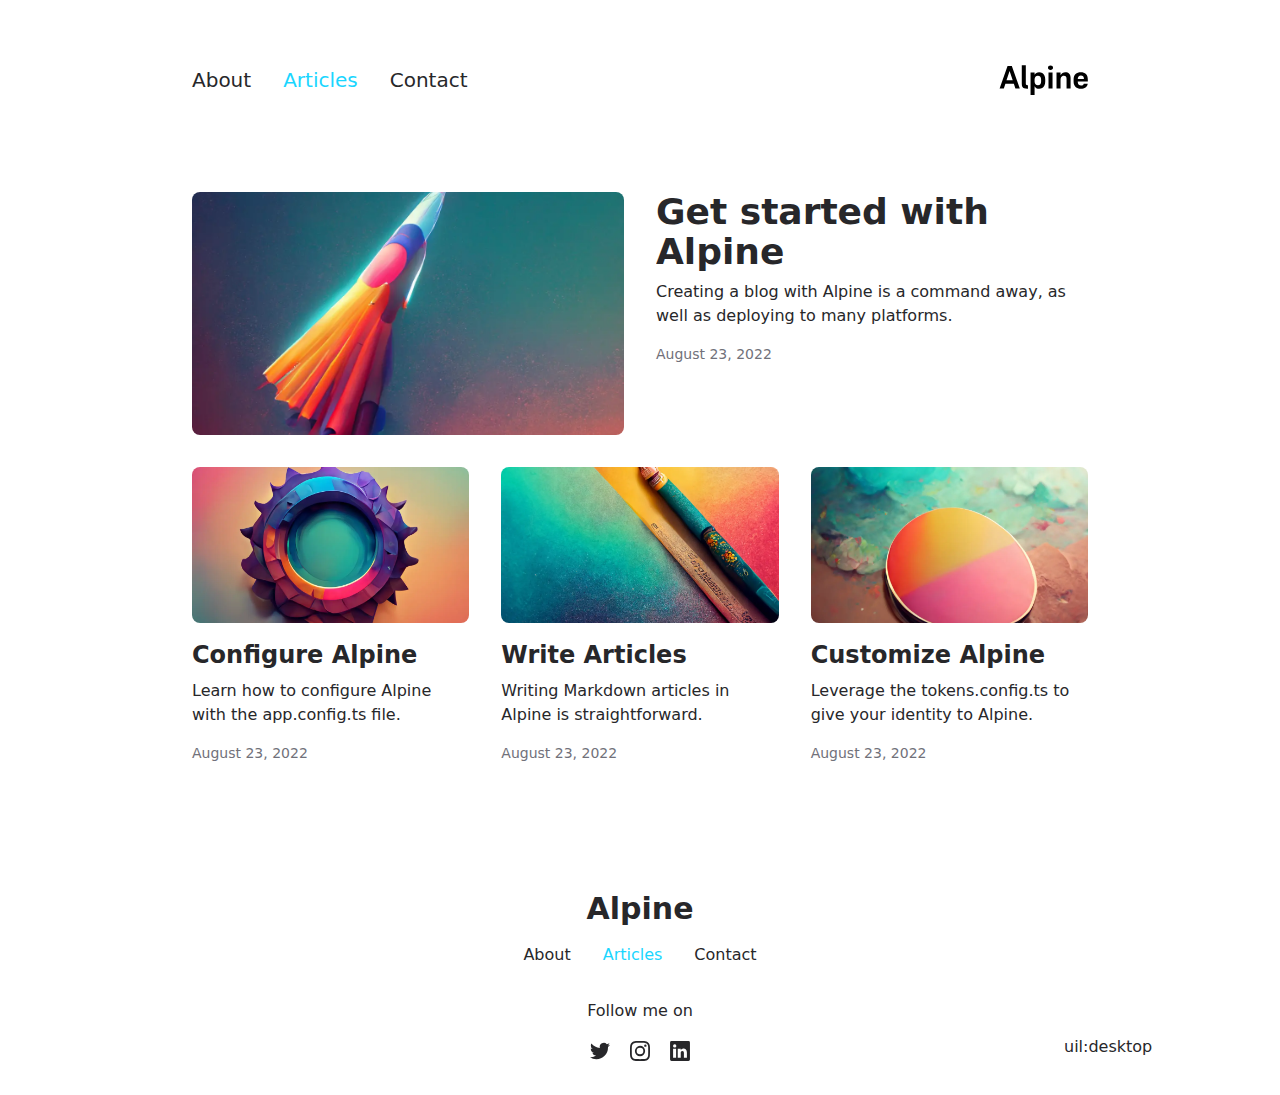
<file: articles/index.html>
<!DOCTYPE html>
<html  lang="en">
<head><meta charset="utf-8">
<meta name="viewport" content="width=device-width, initial-scale=1">
<title>Articles</title>
<meta name="twitter:card" content="summary_large_image">
<meta name="description" content="The minimalist blog theme">
<meta property="og:description" content="The minimalist blog theme">
<meta property="og:image" content="/social-card-preview.png">
<meta property="og:image:width" content="400">
<meta property="og:image:height" content="300">
<meta property="og:image:alt" content="An image showcasing my project.">
<meta property="og:title" content="Articles">
<link rel="preload" as="fetch" crossorigin="anonymous" href="/articles/_payload.json">
<link rel="stylesheet" href="/_nuxt/entry.a72b6484.css">
<link rel="stylesheet" href="/_nuxt/DocumentDrivenNotFound.45fc4b72.css">
<link rel="stylesheet" href="/_nuxt/ArticlesList.5d4508bc.css">
<link rel="stylesheet" href="/_nuxt/ArticlesListItem.d60990d7.css">
<link rel="stylesheet" href="/_nuxt/ProseA.96f590f5.css">
<link rel="stylesheet" href="/_nuxt/ProseCodeInline.6c82075a.css">
<link rel="modulepreload" as="script" crossorigin href="/_nuxt/entry.393e3877.js">
<link rel="modulepreload" as="script" crossorigin href="/_nuxt/NuxtImg.f37421b6.js">
<link rel="modulepreload" as="script" crossorigin href="/_nuxt/document-driven.5f67d74b.js">
<link rel="modulepreload" as="script" crossorigin href="/_nuxt/DocumentDrivenEmpty.9feaeeb9.js">
<link rel="modulepreload" as="script" crossorigin href="/_nuxt/ContentRenderer.83737e6d.js">
<link rel="modulepreload" as="script" crossorigin href="/_nuxt/ContentRendererMarkdown.vue.debccf9e.js">
<link rel="modulepreload" as="script" crossorigin href="/_nuxt/DocumentDrivenNotFound.29f9989a.js">
<link rel="modulepreload" as="script" crossorigin href="/_nuxt/page.0bfd4b0d.js">
<link rel="modulepreload" as="script" crossorigin href="/_nuxt/ContentRendererMarkdown.3632bb80.js">
<link rel="modulepreload" as="script" crossorigin href="/_nuxt/ArticlesList.e2e8c75c.js">
<link rel="modulepreload" as="script" crossorigin href="/_nuxt/ArticlesListItem.f88a54c0.js">
<link rel="modulepreload" as="script" crossorigin href="/_nuxt/date.824a539b.js">
<link rel="modulepreload" as="script" crossorigin href="/_nuxt/ProseA.9ff0bc55.js">
<link rel="modulepreload" as="script" crossorigin href="/_nuxt/ProseCodeInline.4670811c.js">
<link rel="modulepreload" as="script" crossorigin href="/_nuxt/asyncData.18c6e4aa.js">
<link rel="prefetch" as="style" href="/_nuxt/article.e62575a5.css">
<link rel="prefetch" as="script" crossorigin href="/_nuxt/article.017be827.js">
<link rel="prefetch" as="script" crossorigin href="/_nuxt/default.0cc11bb0.js">
<link rel="prefetch" as="script" crossorigin href="/_nuxt/client-db.1a7f8a3d.js">
<link rel="prefetch" as="script" crossorigin href="/_nuxt/debug.939f096f.js">
<link rel="prefetch" as="style" href="/_nuxt/useStudio.f3e13c21.css">
<link rel="prefetch" as="script" crossorigin href="/_nuxt/useStudio.4ee14a1b.js">
<link rel="prefetch" as="style" href="/_nuxt/error-404.7910d5ca.css">
<link rel="prefetch" as="script" crossorigin href="/_nuxt/error-404.1f6532cb.js">
<link rel="prefetch" as="style" href="/_nuxt/error-500.1db01289.css">
<link rel="prefetch" as="script" crossorigin href="/_nuxt/error-500.d22b4c49.js">
<script type="module" src="/_nuxt/entry.393e3877.js" crossorigin></script><style id="pinceau-runtime-hydratable">@media{.phy[--]{--puid:wB81r--v;}.pv-sqI8qt{max-width:var(--elements-container-maxWidth);padding-left:var(--elements-container-padding-mobile);padding-right:var(--elements-container-padding-mobile);}@media (min-width: 475px){.pv-sqI8qt{padding-left:var(--elements-container-padding-xs);padding-right:var(--elements-container-padding-xs);}}@media (min-width: 640px){.pv-sqI8qt{padding-left:var(--elements-container-padding-sm);padding-right:var(--elements-container-padding-sm);}}@media (min-width: 768px){.pv-sqI8qt{padding-left:var(--elements-container-padding-md);padding-right:var(--elements-container-padding-md);}}} </style><style id="pinceau-theme">@media { :root {--pinceau-mq: initial; --alpine-readableLine: 68ch;--alpine-backdrop-backgroundColor: #f4f4f5b3;--prose-code-inline-padding: 0.2rem 0.375rem 0.2rem 0.375rem;--prose-code-block-backdropFilter: contrast(1);--prose-code-block-border-style: solid;--prose-code-block-border-width: 1px;--prose-tbody-tr-borderBottom-style: dashed;--prose-tbody-tr-borderBottom-width: 1px;--prose-th-textAlign: inherit;--prose-thead-borderBottom-style: solid;--prose-thead-borderBottom-width: 1px;--prose-thead-border-style: solid;--prose-thead-border-width: 0px;--prose-table-textAlign: start;--prose-hr-width: 1px;--prose-hr-style: solid;--prose-li-listStylePosition: outside;--prose-ol-li-markerColor: currentColor;--prose-ol-paddingInlineStart: 21px;--prose-ol-listStyleType: decimal;--prose-ul-li-markerColor: currentColor;--prose-ul-paddingInlineStart: 21px;--prose-ul-listStyleType: disc;--prose-blockquote-border-style: solid;--prose-blockquote-border-width: 4px;--prose-blockquote-quotes: '201C' '201D' '2018' '2019';--prose-blockquote-paddingInlineStart: 24px;--prose-a-code-color-hover: currentColor;--prose-a-code-color-static: currentColor;--prose-a-hasCode-borderBottom: none;--prose-a-border-distance: 2px;--prose-a-border-color-hover: currentColor;--prose-a-border-color-static: currentColor;--prose-a-border-style-hover: solid;--prose-a-border-style-static: dashed;--prose-a-border-width: 1px;--prose-a-color-static: inherit;--prose-a-textDecoration: none;--prose-h6-margin: 3rem 0 2rem;--prose-h5-margin: 3rem 0 2rem;--prose-h4-margin: 3rem 0 2rem;--prose-h3-margin: 3rem 0 2rem;--prose-h2-margin: 3rem 0 2rem;--prose-h1-margin: 0 0 2rem;--prose-p-fontSize: 18px;--typography-lead-loose: 2;--typography-lead-relaxed: 1.625;--typography-lead-normal: 1.5;--typography-lead-snug: 1.375;--typography-lead-tight: 1.25;--typography-lead-none: 1;--typography-lead-10: 2.5rem;--typography-lead-9: 2.25rem;--typography-lead-8: 2rem;--typography-lead-7: 1.75rem;--typography-lead-6: 1.5rem;--typography-lead-5: 1.25rem;--typography-lead-4: 1rem;--typography-lead-3: .75rem;--typography-lead-2: .5rem;--typography-lead-1: .025rem;--typography-fontWeight-black: 900;--typography-fontWeight-extrabold: 800;--typography-fontWeight-bold: 700;--typography-fontWeight-semibold: 600;--typography-fontWeight-medium: 500;--typography-fontWeight-normal: 400;--typography-fontWeight-light: 300;--typography-fontWeight-extralight: 200;--typography-fontWeight-thin: 100;--typography-fontSize-9xl: 128px;--typography-fontSize-8xl: 96px;--typography-fontSize-7xl: 72px;--typography-fontSize-6xl: 60px;--typography-fontSize-5xl: 48px;--typography-fontSize-4xl: 36px;--typography-fontSize-3xl: 30px;--typography-fontSize-2xl: 24px;--typography-fontSize-xl: 20px;--typography-fontSize-lg: 18px;--typography-fontSize-base: 16px;--typography-fontSize-sm: 14px;--typography-fontSize-xs: 12px;--typography-letterSpacing-wide: 0.025em;--typography-letterSpacing-tight: -0.025em;--typography-verticalMargin-base: 24px;--typography-verticalMargin-sm: 16px;--elements-border-secondary-hover: [object Object];--elements-backdrop-background: #fffc;--elements-backdrop-filter: saturate(200%) blur(20px);--elements-container-maxWidth: 64rem;--lead-loose: 2;--lead-relaxed: 1.625;--lead-normal: 1.5;--lead-snug: 1.375;--lead-tight: 1.25;--lead-none: 1;--lead-10: 2.5rem;--lead-9: 2.25rem;--lead-8: 2rem;--lead-7: 1.75rem;--lead-6: 1.5rem;--lead-5: 1.25rem;--lead-4: 1rem;--lead-3: .75rem;--lead-2: .5rem;--lead-1: .025rem;--letterSpacing-widest: 0.1em;--letterSpacing-wider: 0.05em;--letterSpacing-wide: 0.025em;--letterSpacing-normal: 0em;--letterSpacing-tight: -0.025em;--letterSpacing-tighter: -0.05em;--fontSize-9xl: 8rem;--fontSize-8xl: 6rem;--fontSize-7xl: 4.5rem;--fontSize-6xl: 3.75rem;--fontSize-5xl: 3rem;--fontSize-4xl: 2.25rem;--fontSize-3xl: 1.875rem;--fontSize-2xl: 1.5rem;--fontSize-xl: 1.25rem;--fontSize-lg: 1.125rem;--fontSize-base: 1rem;--fontSize-sm: 0.875rem;--fontSize-xs: 0.75rem;--fontWeight-black: 900;--fontWeight-extrabold: 800;--fontWeight-bold: 700;--fontWeight-semibold: 600;--fontWeight-medium: 500;--fontWeight-normal: 400;--fontWeight-light: 300;--fontWeight-extralight: 200;--fontWeight-thin: 100;--font-mono: ui-monospace, SFMono-Regular, Menlo, Monaco, Consolas, Liberation Mono, Courier New, monospace;--font-serif: ui-serif, Georgia, Cambria, Times New Roman, Times, serif;--font-sans: ui-sans-serif, system-ui, -apple-system, BlinkMacSystemFont, Segoe UI, Roboto, Helvetica Neue, Arial, Noto Sans, sans-serif, Apple Color Emoji, Segoe UI Emoji, Segoe UI Symbol, Noto Color Emoji;--opacity-total: 1;--opacity-high: 0.8;--opacity-medium: 0.5;--opacity-soft: 0.3;--opacity-light: 0.15;--opacity-bright: 0.1;--opacity-noOpacity: 0;--borderWidth-lg: 3px;--borderWidth-md: 2px;--borderWidth-sm: 1px;--borderWidth-noBorder: 0;--space-rem-875: 0.875rem;--space-rem-625: 0.625rem;--space-rem-375: 0.375rem;--space-rem-125: 0.125rem;--space-px: 1px;--space-128: 32rem;--space-96: 24rem;--space-80: 20rem;--space-72: 18rem;--space-64: 16rem;--space-60: 15rem;--space-56: 14rem;--space-52: 13rem;--space-48: 12rem;--space-44: 11rem;--space-40: 10rem;--space-36: 9rem;--space-32: 8rem;--space-28: 7rem;--space-24: 6rem;--space-20: 5rem;--space-16: 4rem;--space-14: 3.5rem;--space-12: 3rem;--space-11: 2.75rem;--space-10: 2.5rem;--space-9: 2.25rem;--space-8: 2rem;--space-7: 1.75rem;--space-6: 1.5rem;--space-5: 1.25rem;--space-4: 1rem;--space-3: 0.75rem;--space-2: 0.5rem;--space-1: 0.25rem;--space-0: 0px;--size-full: 100%;--size-7xl: 80rem;--size-6xl: 72rem;--size-5xl: 64rem;--size-4xl: 56rem;--size-3xl: 48rem;--size-2xl: 42rem;--size-xl: 36rem;--size-lg: 32rem;--size-md: 28rem;--size-sm: 24rem;--size-xs: 20rem;--size-200: 200px;--size-104: 104px;--size-80: 80px;--size-64: 64px;--size-56: 56px;--size-48: 48px;--size-40: 40px;--size-32: 32px;--size-24: 24px;--size-20: 20px;--size-16: 16px;--size-12: 12px;--size-8: 8px;--size-6: 6px;--size-4: 4px;--size-2: 2px;--size-0: 0px;--radii-full: 9999px;--radii-3xl: 1.75rem;--radii-2xl: 1.5rem;--radii-xl: 1rem;--radii-lg: 0.75rem;--radii-md: 0.5rem;--radii-sm: 0.375rem;--radii-xs: 0.25rem;--radii-2xs: 0.125rem;--radii-none: 0px;--shadow-none: 0px 0px 0px 0px transparent;--shadow-lg: 0px 10px 15px -3px #000000, 0px 4px 6px -4px #000000;--shadow-md: 0px 4px 6px -1px #000000, 0px 2px 4px -2px #000000;--shadow-sm: 0px 1px 3px 0px #000000, 0px 1px 2px -1px #000000;--shadow-xs: 0px 1px 2px 0px #000000;--height-screen: 100vh;--width-screen: 100vw;--color-primary-900: #002e38;--color-primary-800: #005c70;--color-primary-700: #008aa9;--color-primary-600: #00b9e1;--color-primary-500: #1ad6ff;--color-primary-400: #40ddff;--color-primary-300: #66e4ff;--color-primary-200: #8deaff;--color-primary-100: #b3f1ff;--color-primary-50: #d9f8ff;--color-ruby-900: #380011;--color-ruby-800: #700021;--color-ruby-700: #a90032;--color-ruby-600: #e10043;--color-ruby-500: #ff1a5e;--color-ruby-400: #ff4079;--color-ruby-300: #ff6694;--color-ruby-200: #ff8dae;--color-ruby-100: #ffb3c9;--color-ruby-50: #ffd9e4;--color-pink-900: #380025;--color-pink-800: #70004b;--color-pink-700: #a90070;--color-pink-600: #e10095;--color-pink-500: #ff1ab2;--color-pink-400: #ff40bf;--color-pink-300: #ff66cc;--color-pink-200: #ff8dd8;--color-pink-100: #ffb3e5;--color-pink-50: #ffd9f2;--color-purple-900: #190038;--color-purple-800: #330070;--color-purple-700: #4c00a9;--color-purple-600: #6500e1;--color-purple-500: #811aff;--color-purple-400: #9640ff;--color-purple-300: #ab66ff;--color-purple-200: #c08dff;--color-purple-100: #d5b3ff;--color-purple-50: #ead9ff;--color-royalblue-900: #0b0531;--color-royalblue-800: #160a62;--color-royalblue-700: #211093;--color-royalblue-600: #2c15c4;--color-royalblue-500: #4127e8;--color-royalblue-400: #614bec;--color-royalblue-300: #806ff0;--color-royalblue-200: #a093f3;--color-royalblue-100: #c0b7f7;--color-royalblue-50: #dfdbfb;--color-indigoblue-900: #001238;--color-indigoblue-800: #002370;--color-indigoblue-700: #0035a9;--color-indigoblue-600: #0047e1;--color-indigoblue-500: #1a62ff;--color-indigoblue-400: #407cff;--color-indigoblue-300: #6696ff;--color-indigoblue-200: #8db0ff;--color-indigoblue-100: #b3cbff;--color-indigoblue-50: #d9e5ff;--color-blue-900: #002438;--color-blue-800: #004870;--color-blue-700: #006ca9;--color-blue-600: #0090e1;--color-blue-500: #1aadff;--color-blue-400: #40bbff;--color-blue-300: #66c8ff;--color-blue-200: #8dd6ff;--color-blue-100: #b3e4ff;--color-blue-50: #d9f1ff;--color-lightblue-900: #002e38;--color-lightblue-800: #005c70;--color-lightblue-700: #008aa9;--color-lightblue-600: #00b9e1;--color-lightblue-500: #1ad6ff;--color-lightblue-400: #40ddff;--color-lightblue-300: #66e4ff;--color-lightblue-200: #8deaff;--color-lightblue-100: #b3f1ff;--color-lightblue-50: #d9f8ff;--color-teal-900: #062a28;--color-teal-800: #0b544f;--color-teal-700: #117d77;--color-teal-600: #16a79e;--color-teal-500: #1cd1c6;--color-teal-400: #36e4da;--color-teal-300: #5fe9e1;--color-teal-200: #87efe9;--color-teal-100: #aff4f0;--color-teal-50: #d7faf8;--color-pear-900: #2a2b09;--color-pear-800: #545512;--color-pear-700: #7e801b;--color-pear-600: #a8aa24;--color-pear-500: #d0d32f;--color-pear-400: #d8da52;--color-pear-300: #e0e274;--color-pear-200: #e8e997;--color-pear-100: #eff0ba;--color-pear-50: #f7f8dc;--color-red-900: #380300;--color-red-800: #700700;--color-red-700: #a90a00;--color-red-600: #e10e00;--color-red-500: #ff281a;--color-red-400: #ff4c40;--color-red-300: #ff7066;--color-red-200: #ff948d;--color-red-100: #ffb7b3;--color-red-50: #ffdbd9;--color-orange-900: #381800;--color-orange-800: #702f00;--color-orange-700: #a94700;--color-orange-600: #e15e00;--color-orange-500: #ff7a1a;--color-orange-400: #ff9040;--color-orange-300: #ffa666;--color-orange-200: #ffbd8d;--color-orange-100: #ffd3b3;--color-orange-50: #ffe9d9;--color-yellow-900: #362b03;--color-yellow-800: #6d5605;--color-yellow-700: #a38108;--color-yellow-600: #daac0a;--color-yellow-500: #f5c828;--color-yellow-400: #f7d14c;--color-yellow-300: #f8da70;--color-yellow-200: #fae393;--color-yellow-100: #fcedb7;--color-yellow-50: #fdf6db;--color-green-900: #003f25;--color-green-800: #005e38;--color-green-700: #007e4a;--color-green-600: #009d5d;--color-green-500: #00bd6f;--color-green-400: #00dc82;--color-green-300: #30ffaa;--color-green-200: #83ffcc;--color-green-100: #acffdd;--color-green-50: #d6ffee;--color-gray-900: #18181B;--color-gray-800: #27272A;--color-gray-700: #3f3f46;--color-gray-600: #52525B;--color-gray-500: #71717A;--color-gray-400: #a1a1aa;--color-gray-300: #D4d4d8;--color-gray-200: #e4e4e7;--color-gray-100: #f4f4f5;--color-gray-50: #fafafa;--color-black: #0c0c0d;--color-white: #FFFFFF;--media-portrait: only screen and (orientation: portrait);--media-landscape: only screen and (orientation: landscape);--media-rm: (prefers-reduced-motion: reduce);--media-2xl: (min-width: 1536px);--media-xl: (min-width: 1280px);--media-lg: (min-width: 1024px);--media-md: (min-width: 768px);--media-sm: (min-width: 640px);--media-xs: (min-width: 475px);--alpine-body-color: var(--color-gray-800);--alpine-body-backgroundColor: var(--color-white);--prose-code-inline-fontWeight: var(--typography-fontWeight-normal);--prose-code-inline-fontSize: var(--typography-fontSize-sm);--prose-code-inline-borderRadius: var(--radii-xs);--prose-code-block-pre-padding: var(--typography-verticalMargin-sm);--prose-code-block-margin: var(--typography-verticalMargin-base) 0;--prose-code-block-fontSize: var(--typography-fontSize-sm);--prose-tbody-code-inline-fontSize: var(--typography-fontSize-sm);--prose-tbody-td-padding: var(--typography-verticalMargin-sm);--prose-th-fontWeight: var(--typography-fontWeight-semibold);--prose-th-padding: 0 var(--typography-verticalMargin-sm) var(--typography-verticalMargin-sm) var(--typography-verticalMargin-sm);--prose-table-lineHeight: var(--typography-lead-6);--prose-table-fontSize: var(--typography-fontSize-sm);--prose-table-margin: var(--typography-verticalMargin-base) 0;--prose-hr-margin: var(--typography-verticalMargin-base) 0;--prose-li-margin: var(--typography-verticalMargin-sm) 0;--prose-ol-margin: var(--typography-verticalMargin-base) 0;--prose-ul-margin: var(--typography-verticalMargin-base) 0;--prose-blockquote-margin: var(--typography-verticalMargin-base) 0;--prose-a-code-border-style: var(--prose-a-border-style-static);--prose-a-code-border-width: var(--prose-a-border-width);--prose-a-fontWeight: var(--typography-fontWeight-medium);--prose-img-margin: var(--typography-verticalMargin-base) 0;--prose-strong-fontWeight: var(--typography-fontWeight-semibold);--prose-h6-iconSize: var(--typography-fontSize-base);--prose-h6-fontWeight: var(--typography-fontWeight-semibold);--prose-h6-lineHeight: var(--typography-lead-normal);--prose-h6-fontSize: var(--typography-fontSize-lg);--prose-h5-iconSize: var(--typography-fontSize-lg);--prose-h5-fontWeight: var(--typography-fontWeight-semibold);--prose-h5-lineHeight: var(--typography-lead-snug);--prose-h5-fontSize: var(--typography-fontSize-xl);--prose-h4-iconSize: var(--typography-fontSize-lg);--prose-h4-letterSpacing: var(--typography-letterSpacing-tight);--prose-h4-fontWeight: var(--typography-fontWeight-semibold);--prose-h4-lineHeight: var(--typography-lead-snug);--prose-h4-fontSize: var(--typography-fontSize-2xl);--prose-h3-iconSize: var(--typography-fontSize-xl);--prose-h3-letterSpacing: var(--typography-letterSpacing-tight);--prose-h3-fontWeight: var(--typography-fontWeight-semibold);--prose-h3-lineHeight: var(--typography-lead-snug);--prose-h3-fontSize: var(--typography-fontSize-3xl);--prose-h2-iconSize: var(--typography-fontSize-2xl);--prose-h2-letterSpacing: var(--typography-letterSpacing-tight);--prose-h2-fontWeight: var(--typography-fontWeight-semibold);--prose-h2-lineHeight: var(--typography-lead-tight);--prose-h2-fontSize: var(--typography-fontSize-4xl);--prose-h1-iconSize: var(--typography-fontSize-3xl);--prose-h1-letterSpacing: var(--typography-letterSpacing-tight);--prose-h1-fontWeight: var(--typography-fontWeight-bold);--prose-h1-lineHeight: var(--typography-lead-tight);--prose-h1-fontSize: var(--typography-fontSize-5xl);--prose-p-br-margin: var(--typography-verticalMargin-base) 0 0 0;--prose-p-margin: var(--typography-verticalMargin-base) 0;--prose-p-lineHeight: var(--typography-lead-normal);--typography-color-primary-900: var(--color-primary-900);--typography-color-primary-800: var(--color-primary-800);--typography-color-primary-700: var(--color-primary-700);--typography-color-primary-600: var(--color-primary-600);--typography-color-primary-500: var(--color-primary-500);--typography-color-primary-400: var(--color-primary-400);--typography-color-primary-300: var(--color-primary-300);--typography-color-primary-200: var(--color-primary-200);--typography-color-primary-100: var(--color-primary-100);--typography-color-primary-50: var(--color-primary-50);--typography-font-code: var(--font-mono);--typography-font-body: var(--font-sans);--typography-font-display: var(--font-sans);--typography-body-backgroundColor: var(--color-white);--typography-body-color: var(--color-black);--elements-state-danger-borderColor-secondary: var(--color-red-200);--elements-state-danger-borderColor-primary: var(--color-red-100);--elements-state-danger-backgroundColor-secondary: var(--color-red-100);--elements-state-danger-backgroundColor-primary: var(--color-red-50);--elements-state-danger-color-secondary: var(--color-red-600);--elements-state-danger-color-primary: var(--color-red-500);--elements-state-warning-borderColor-secondary: var(--color-yellow-200);--elements-state-warning-borderColor-primary: var(--color-yellow-100);--elements-state-warning-backgroundColor-secondary: var(--color-yellow-100);--elements-state-warning-backgroundColor-primary: var(--color-yellow-50);--elements-state-warning-color-secondary: var(--color-yellow-700);--elements-state-warning-color-primary: var(--color-yellow-600);--elements-state-success-borderColor-secondary: var(--color-green-200);--elements-state-success-borderColor-primary: var(--color-green-100);--elements-state-success-backgroundColor-secondary: var(--color-green-100);--elements-state-success-backgroundColor-primary: var(--color-green-50);--elements-state-success-color-secondary: var(--color-green-600);--elements-state-success-color-primary: var(--color-green-500);--elements-state-info-borderColor-secondary: var(--color-blue-200);--elements-state-info-borderColor-primary: var(--color-blue-100);--elements-state-info-backgroundColor-secondary: var(--color-blue-100);--elements-state-info-backgroundColor-primary: var(--color-blue-50);--elements-state-info-color-secondary: var(--color-blue-600);--elements-state-info-color-primary: var(--color-blue-500);--elements-state-primary-borderColor-secondary: var(--color-primary-200);--elements-state-primary-borderColor-primary: var(--color-primary-100);--elements-state-primary-backgroundColor-secondary: var(--color-primary-100);--elements-state-primary-backgroundColor-primary: var(--color-primary-50);--elements-state-primary-color-secondary: var(--color-primary-700);--elements-state-primary-color-primary: var(--color-primary-600);--elements-surface-secondary-backgroundColor: var(--color-gray-200);--elements-surface-primary-backgroundColor: var(--color-gray-100);--elements-surface-background-base: var(--color-gray-100);--elements-border-secondary-static: var(--color-gray-200);--elements-border-primary-hover: var(--color-gray-200);--elements-border-primary-static: var(--color-gray-100);--elements-container-padding-md: var(--space-16);--elements-container-padding-sm: var(--space-12);--elements-container-padding-xs: var(--space-8);--elements-container-padding-mobile: var(--space-6);--elements-text-secondary-color-hover: var(--color-gray-700);--elements-text-secondary-color-static: var(--color-gray-500);--elements-text-primary-color-static: var(--color-gray-900);--text-6xl-lineHeight: var(--lead-none);--text-6xl-fontSize: var(--fontSize-6xl);--text-5xl-lineHeight: var(--lead-none);--text-5xl-fontSize: var(--fontSize-5xl);--text-4xl-lineHeight: var(--lead-10);--text-4xl-fontSize: var(--fontSize-4xl);--text-3xl-lineHeight: var(--lead-9);--text-3xl-fontSize: var(--fontSize-3xl);--text-2xl-lineHeight: var(--lead-8);--text-2xl-fontSize: var(--fontSize-2xl);--text-xl-lineHeight: var(--lead-7);--text-xl-fontSize: var(--fontSize-xl);--text-lg-lineHeight: var(--lead-7);--text-lg-fontSize: var(--fontSize-lg);--text-base-lineHeight: var(--lead-6);--text-base-fontSize: var(--fontSize-base);--text-sm-lineHeight: var(--lead-5);--text-sm-fontSize: var(--fontSize-sm);--text-xs-lineHeight: var(--lead-4);--text-xs-fontSize: var(--fontSize-xs);--shadow-2xl: 0px 25px 50px -12px var(--color-gray-900);--shadow-xl: 0px 20px 25px -5px var(--color-gray-400), 0px 8px 10px -6px #000000;--color-secondary-900: var(--color-gray-900);--color-secondary-800: var(--color-gray-800);--color-secondary-700: var(--color-gray-700);--color-secondary-600: var(--color-gray-600);--color-secondary-500: var(--color-gray-500);--color-secondary-400: var(--color-gray-400);--color-secondary-300: var(--color-gray-300);--color-secondary-200: var(--color-gray-200);--color-secondary-100: var(--color-gray-100);--color-secondary-50: var(--color-gray-50);--prose-a-code-background-hover: var(--typography-color-primary-50);--prose-a-code-border-color-hover: var(--typography-color-primary-500);--prose-a-color-hover: var(--typography-color-primary-500);--typography-color-secondary-900: var(--color-secondary-900);--typography-color-secondary-800: var(--color-secondary-800);--typography-color-secondary-700: var(--color-secondary-700);--typography-color-secondary-600: var(--color-secondary-600);--typography-color-secondary-500: var(--color-secondary-500);--typography-color-secondary-400: var(--color-secondary-400);--typography-color-secondary-300: var(--color-secondary-300);--typography-color-secondary-200: var(--color-secondary-200);--typography-color-secondary-100: var(--color-secondary-100);--typography-color-secondary-50: var(--color-secondary-50);--prose-code-inline-backgroundColor: var(--typography-color-secondary-100);--prose-code-inline-color: var(--typography-color-secondary-700);--prose-code-block-backgroundColor: var(--typography-color-secondary-100);--prose-code-block-color: var(--typography-color-secondary-700);--prose-code-block-border-color: var(--typography-color-secondary-200);--prose-tbody-tr-borderBottom-color: var(--typography-color-secondary-200);--prose-th-color: var(--typography-color-secondary-600);--prose-thead-borderBottom-color: var(--typography-color-secondary-200);--prose-thead-border-color: var(--typography-color-secondary-300);--prose-hr-color: var(--typography-color-secondary-200);--prose-blockquote-border-color: var(--typography-color-secondary-200);--prose-blockquote-color: var(--typography-color-secondary-500);--prose-a-code-border-color-static: var(--typography-color-secondary-400); } }@media { :root.dark {--pinceau-mq: dark; --alpine-backdrop-backgroundColor: #18181bb3;--prose-code-block-backdropFilter: contrast(1);--prose-ol-li-markerColor: currentColor;--prose-ul-li-markerColor: currentColor;--prose-a-code-color-hover: currentColor;--prose-a-code-color-static: currentColor;--prose-a-border-color-hover: currentColor;--prose-a-border-color-static: currentColor;--prose-a-color-static: inherit;--elements-backdrop-background: #0c0d0ccc;--alpine-body-color: var(--color-gray-200);--alpine-body-backgroundColor: var(--color-black);--typography-body-backgroundColor: var(--color-black);--typography-body-color: var(--color-white);--elements-state-danger-borderColor-secondary: var(--color-red-700);--elements-state-danger-borderColor-primary: var(--color-red-800);--elements-state-danger-backgroundColor-secondary: var(--color-red-800);--elements-state-danger-backgroundColor-primary: var(--color-red-900);--elements-state-danger-color-secondary: var(--color-red-200);--elements-state-danger-color-primary: var(--color-red-300);--elements-state-warning-borderColor-secondary: var(--color-yellow-700);--elements-state-warning-borderColor-primary: var(--color-yellow-800);--elements-state-warning-backgroundColor-secondary: var(--color-yellow-800);--elements-state-warning-backgroundColor-primary: var(--color-yellow-900);--elements-state-warning-color-secondary: var(--color-yellow-200);--elements-state-warning-color-primary: var(--color-yellow-400);--elements-state-success-borderColor-secondary: var(--color-green-700);--elements-state-success-borderColor-primary: var(--color-green-800);--elements-state-success-backgroundColor-secondary: var(--color-green-800);--elements-state-success-backgroundColor-primary: var(--color-green-900);--elements-state-success-color-secondary: var(--color-green-200);--elements-state-success-color-primary: var(--color-green-400);--elements-state-info-borderColor-secondary: var(--color-blue-700);--elements-state-info-borderColor-primary: var(--color-blue-800);--elements-state-info-backgroundColor-secondary: var(--color-blue-800);--elements-state-info-backgroundColor-primary: var(--color-blue-900);--elements-state-info-color-secondary: var(--color-blue-200);--elements-state-info-color-primary: var(--color-blue-400);--elements-state-primary-borderColor-secondary: var(--color-primary-700);--elements-state-primary-borderColor-primary: var(--color-primary-800);--elements-state-primary-backgroundColor-secondary: var(--color-primary-800);--elements-state-primary-backgroundColor-primary: var(--color-primary-900);--elements-state-primary-color-secondary: var(--color-primary-200);--elements-state-primary-color-primary: var(--color-primary-400);--elements-surface-secondary-backgroundColor: var(--color-gray-800);--elements-surface-primary-backgroundColor: var(--color-gray-900);--elements-surface-background-base: var(--color-gray-900);--elements-border-secondary-static: var(--color-gray-800);--elements-border-primary-hover: var(--color-gray-800);--elements-border-primary-static: var(--color-gray-900);--elements-text-secondary-color-hover: var(--color-gray-200);--elements-text-secondary-color-static: var(--color-gray-400);--elements-text-primary-color-static: var(--color-gray-50);--prose-a-code-background-hover: var(--typography-color-primary-900);--prose-a-code-border-color-hover: var(--typography-color-primary-600);--prose-a-color-hover: var(--typography-color-primary-400);--prose-code-inline-backgroundColor: var(--typography-color-secondary-800);--prose-code-inline-color: var(--typography-color-secondary-200);--prose-code-block-backgroundColor: var(--typography-color-secondary-900);--prose-code-block-color: var(--typography-color-secondary-200);--prose-code-block-border-color: var(--typography-color-secondary-800);--prose-tbody-tr-borderBottom-color: var(--typography-color-secondary-800);--prose-th-color: var(--typography-color-secondary-400);--prose-thead-borderBottom-color: var(--typography-color-secondary-800);--prose-thead-border-color: var(--typography-color-secondary-600);--prose-hr-color: var(--typography-color-secondary-800);--prose-blockquote-border-color: var(--typography-color-secondary-700);--prose-blockquote-color: var(--typography-color-secondary-400);--prose-a-code-border-color-static: var(--typography-color-secondary-600); } }</style><script>"use strict";(()=>{const a=window,e=document.documentElement,m=["dark","light"],c=window&&window.localStorage&&window.localStorage.getItem&&window.localStorage.getItem("nuxt-color-mode")||"system";let n=c==="system"?d():c;const l=e.getAttribute("data-color-mode-forced");l&&(n=l),i(n),a["__NUXT_COLOR_MODE__"]={preference:c,value:n,getColorScheme:d,addColorScheme:i,removeColorScheme:f};function i(o){const t=""+o+"",s="";e.classList?e.classList.add(t):e.className+=" "+t,s&&e.setAttribute("data-"+s,o)}function f(o){const t=""+o+"",s="";e.classList?e.classList.remove(t):e.className=e.className.replace(new RegExp(t,"g"),""),s&&e.removeAttribute("data-"+s)}function r(o){return a.matchMedia("(prefers-color-scheme"+o+")")}function d(){if(a.matchMedia&&r("").media!=="not all"){for(const o of m)if(r(":"+o).matches)return o}return"light"}})();
</script></head>
<body ><div id="__nuxt"><div class="container pv-sqI8qt pc-wB81r- app-layout" data-v-f2cf7a4b data-v-58a153be><!--[--><div class="nuxt-progress" style="width:0%;height:3px;opacity:0;background-size:Infinity% auto;" data-v-f2cf7a4b></div><header class="right" data-v-f2cf7a4b data-v-5aa0ab9e><div class="menu" data-v-5aa0ab9e><button aria-label="Navigation Menu" data-v-5aa0ab9e><svg width="24" height="24" viewBox="0 0 68 68" fill="currentColor" xmlns="http://www.w3.org/2000/svg" data-v-5aa0ab9e><path d="M8 34C8 32.1362 8 31.2044 8.30448 30.4693C8.71046 29.4892 9.48915 28.7105 10.4693 28.3045C11.2044 28 12.1362 28 14 28C15.8638 28 16.7956 28 17.5307 28.3045C18.5108 28.7105 19.2895 29.4892 19.6955 30.4693C20 31.2044 20 32.1362 20 34C20 35.8638 20 36.7956 19.6955 37.5307C19.2895 38.5108 18.5108 39.2895 17.5307 39.6955C16.7956 40 15.8638 40 14 40C12.1362 40 11.2044 40 10.4693 39.6955C9.48915 39.2895 8.71046 38.5108 8.30448 37.5307C8 36.7956 8 35.8638 8 34Z" data-v-5aa0ab9e></path><path d="M28 34C28 32.1362 28 31.2044 28.3045 30.4693C28.7105 29.4892 29.4892 28.7105 30.4693 28.3045C31.2044 28 32.1362 28 34 28C35.8638 28 36.7956 28 37.5307 28.3045C38.5108 28.7105 39.2895 29.4892 39.6955 30.4693C40 31.2044 40 32.1362 40 34C40 35.8638 40 36.7956 39.6955 37.5307C39.2895 38.5108 38.5108 39.2895 37.5307 39.6955C36.7956 40 35.8638 40 34 40C32.1362 40 31.2044 40 30.4693 39.6955C29.4892 39.2895 28.7105 38.5108 28.3045 37.5307C28 36.7956 28 35.8638 28 34Z" data-v-5aa0ab9e></path><path d="M48 34C48 32.1362 48 31.2044 48.3045 30.4693C48.7105 29.4892 49.4892 28.7105 50.4693 28.3045C51.2044 28 52.1362 28 54 28C55.8638 28 56.7956 28 57.5307 28.3045C58.5108 28.7105 59.2895 29.4892 59.6955 30.4693C60 31.2044 60 32.1362 60 34C60 35.8638 60 36.7956 59.6955 37.5307C59.2895 38.5108 58.5108 39.2895 57.5307 39.6955C56.7956 40 55.8638 40 54 40C52.1362 40 51.2044 40 50.4693 39.6955C49.4892 39.2895 48.7105 38.5108 48.3045 37.5307C48 36.7956 48 35.8638 48 34Z" data-v-5aa0ab9e></path></svg></button></div><div class="overlay" data-v-5aa0ab9e><nav data-v-5aa0ab9e data-v-187494d6><ul data-v-187494d6><!--[--><li data-v-187494d6><a href="/" class="" data-v-187494d6><span class="underline-fx" data-v-187494d6></span> About</a></li><li data-v-187494d6><a aria-current="page" href="/articles" class="router-link-active router-link-exact-active" data-v-187494d6><span class="underline-fx" data-v-187494d6></span> Articles</a></li><li data-v-187494d6><a href="/contact" class="" data-v-187494d6><span class="underline-fx" data-v-187494d6></span> Contact</a></li><!--]--></ul></nav></div><div class="logo" data-v-5aa0ab9e><a href="/" class="" data-v-5aa0ab9e><img src="/logo-dark.svg" class="dark-img" alt="alpine" width="89" height="31" data-v-5aa0ab9e><img src="/logo.svg" class="light-img" alt="alpine" width="89" height="31" data-v-5aa0ab9e></a></div><div class="main-nav" data-v-5aa0ab9e><nav data-v-5aa0ab9e data-v-187494d6><ul data-v-187494d6><!--[--><li data-v-187494d6><a href="/" class="" data-v-187494d6><span class="underline-fx" data-v-187494d6></span> About</a></li><li data-v-187494d6><a aria-current="page" href="/articles" class="router-link-active router-link-exact-active" data-v-187494d6><span class="underline-fx" data-v-187494d6></span> Articles</a></li><li data-v-187494d6><a href="/contact" class="" data-v-187494d6><span class="underline-fx" data-v-187494d6></span> Contact</a></li><!--]--></ul></nav></div></header><!--[--><div class="document-driven-page"><main><!--[--><div><div class="articles-list" data-v-ad065258><div class="featured" data-v-ad065258><article class="featured" data-v-ad065258 data-v-61710c2f><div class="image" data-v-61710c2f><!----><a href="/articles/get-started" class="" data-v-61710c2f><img src="/articles/get-started.webp" alt="Get started with Alpine" width="16" height="9" data-v-61710c2f></a></div><div class="content" data-v-61710c2f><a href="/articles/get-started" class="headline" data-v-61710c2f><h1 data-v-61710c2f>Get started with Alpine</h1></a><p class="description" data-v-61710c2f>Creating a blog with Alpine is a command away, as well as deploying to many platforms.</p><time data-v-61710c2f>August 23, 2022</time></div></article></div><div class="layout" data-v-ad065258><!--[--><article class="" data-v-ad065258 data-v-61710c2f><div class="image" data-v-61710c2f><!----><a href="/articles/configure" class="" data-v-61710c2f><img src="/articles/configure-alpine.webp" alt="Configure Alpine" width="16" height="9" data-v-61710c2f></a></div><div class="content" data-v-61710c2f><a href="/articles/configure" class="headline" data-v-61710c2f><h1 data-v-61710c2f>Configure Alpine</h1></a><p class="description" data-v-61710c2f>Learn how to configure Alpine with the app.config.ts file.</p><time data-v-61710c2f>August 23, 2022</time></div></article><article class="" data-v-ad065258 data-v-61710c2f><div class="image" data-v-61710c2f><!----><a href="/articles/write-articles" class="" data-v-61710c2f><img src="/articles/write-articles.webp" alt="Write Articles" width="16" height="9" data-v-61710c2f></a></div><div class="content" data-v-61710c2f><a href="/articles/write-articles" class="headline" data-v-61710c2f><h1 data-v-61710c2f>Write Articles</h1></a><p class="description" data-v-61710c2f>Writing Markdown articles in Alpine is straightforward.</p><time data-v-61710c2f>August 23, 2022</time></div></article><article class="" data-v-ad065258 data-v-61710c2f><div class="image" data-v-61710c2f><!----><a href="/articles/design-tokens" class="" data-v-61710c2f><img src="/articles/design-tokens.webp" alt="Customize Alpine" width="16" height="9" data-v-61710c2f></a></div><div class="content" data-v-61710c2f><a href="/articles/design-tokens" class="headline" data-v-61710c2f><h1 data-v-61710c2f>Customize Alpine</h1></a><p class="description" data-v-61710c2f>Leverage the tokens.config.ts to give your identity to Alpine.</p><time data-v-61710c2f>August 23, 2022</time></div></article><!--]--></div></div></div><!--]--></main></div><!--]--><footer class="center" data-v-f2cf7a4b data-v-6df2ce01><a href="https://www.github.com/nuxt-themes/alpine" rel="noopener noreferrer" class="credits" data-v-6df2ce01>Alpine</a><div class="navigation" data-v-6df2ce01><nav data-v-6df2ce01 data-v-187494d6><ul data-v-187494d6><!--[--><li data-v-187494d6><a href="/" class="" data-v-187494d6><span class="underline-fx" data-v-187494d6></span> About</a></li><li data-v-187494d6><a aria-current="page" href="/articles" class="router-link-active router-link-exact-active" data-v-187494d6><span class="underline-fx" data-v-187494d6></span> Articles</a></li><li data-v-187494d6><a href="/contact" class="" data-v-187494d6><span class="underline-fx" data-v-187494d6></span> Contact</a></li><!--]--></ul></nav></div><p class="message" data-v-6df2ce01>Follow me on</p><div class="icons" data-v-6df2ce01><div class="social" data-v-6df2ce01><!--[--><a href="https://twitter.com/nuxtlabs" rel="noopener noreferrer" target="_blank" title="nuxtlabs" aria-label="nuxtlabs" data-v-55e09f54><svg xmlns="http://www.w3.org/2000/svg" xmlns:xlink="http://www.w3.org/1999/xlink" aria-hidden="true" role="img" class="icon" data-v-55e09f54 style="" width="1em" height="1em" viewBox="0 0 24 24" data-v-8e7f45c1><path fill="currentColor" d="M22 5.8a8.49 8.49 0 0 1-2.36.64a4.13 4.13 0 0 0 1.81-2.27a8.21 8.21 0 0 1-2.61 1a4.1 4.1 0 0 0-7 3.74a11.64 11.64 0 0 1-8.45-4.29a4.16 4.16 0 0 0-.55 2.07a4.09 4.09 0 0 0 1.82 3.41a4.05 4.05 0 0 1-1.86-.51v.05a4.1 4.1 0 0 0 3.3 4a3.93 3.93 0 0 1-1.1.17a4.9 4.9 0 0 1-.77-.07a4.11 4.11 0 0 0 3.83 2.84A8.22 8.22 0 0 1 3 18.34a7.93 7.93 0 0 1-1-.06a11.57 11.57 0 0 0 6.29 1.85A11.59 11.59 0 0 0 20 8.45v-.53a8.43 8.43 0 0 0 2-2.12"/></svg></a><a href="https://instagram.com/atinuxt" rel="noopener noreferrer" target="_blank" title="atinuxt" aria-label="atinuxt" data-v-55e09f54><svg xmlns="http://www.w3.org/2000/svg" xmlns:xlink="http://www.w3.org/1999/xlink" aria-hidden="true" role="img" class="icon" data-v-55e09f54 style="" width="1em" height="1em" viewBox="0 0 24 24" data-v-8e7f45c1><path fill="currentColor" d="M17.34 5.46a1.2 1.2 0 1 0 1.2 1.2a1.2 1.2 0 0 0-1.2-1.2m4.6 2.42a7.59 7.59 0 0 0-.46-2.43a4.94 4.94 0 0 0-1.16-1.77a4.7 4.7 0 0 0-1.77-1.15a7.3 7.3 0 0 0-2.43-.47C15.06 2 14.72 2 12 2s-3.06 0-4.12.06a7.3 7.3 0 0 0-2.43.47a4.78 4.78 0 0 0-1.77 1.15a4.7 4.7 0 0 0-1.15 1.77a7.3 7.3 0 0 0-.47 2.43C2 8.94 2 9.28 2 12s0 3.06.06 4.12a7.3 7.3 0 0 0 .47 2.43a4.7 4.7 0 0 0 1.15 1.77a4.78 4.78 0 0 0 1.77 1.15a7.3 7.3 0 0 0 2.43.47C8.94 22 9.28 22 12 22s3.06 0 4.12-.06a7.3 7.3 0 0 0 2.43-.47a4.7 4.7 0 0 0 1.77-1.15a4.85 4.85 0 0 0 1.16-1.77a7.59 7.59 0 0 0 .46-2.43c0-1.06.06-1.4.06-4.12s0-3.06-.06-4.12M20.14 16a5.61 5.61 0 0 1-.34 1.86a3.06 3.06 0 0 1-.75 1.15a3.19 3.19 0 0 1-1.15.75a5.61 5.61 0 0 1-1.86.34c-1 .05-1.37.06-4 .06s-3 0-4-.06a5.73 5.73 0 0 1-1.94-.3a3.27 3.27 0 0 1-1.1-.75a3 3 0 0 1-.74-1.15a5.54 5.54 0 0 1-.4-1.9c0-1-.06-1.37-.06-4s0-3 .06-4a5.54 5.54 0 0 1 .35-1.9A3 3 0 0 1 5 5a3.14 3.14 0 0 1 1.1-.8A5.73 5.73 0 0 1 8 3.86c1 0 1.37-.06 4-.06s3 0 4 .06a5.61 5.61 0 0 1 1.86.34a3.06 3.06 0 0 1 1.19.8a3.06 3.06 0 0 1 .75 1.1a5.61 5.61 0 0 1 .34 1.9c.05 1 .06 1.37.06 4s-.01 3-.06 4M12 6.87A5.13 5.13 0 1 0 17.14 12A5.12 5.12 0 0 0 12 6.87m0 8.46A3.33 3.33 0 1 1 15.33 12A3.33 3.33 0 0 1 12 15.33"/></svg></a><a href="https://www.linkedin.com/company/nuxtlabs" rel="noopener noreferrer" target="_blank" title="LinkedIn" aria-label="LinkedIn" data-v-55e09f54><svg xmlns="http://www.w3.org/2000/svg" xmlns:xlink="http://www.w3.org/1999/xlink" aria-hidden="true" role="img" class="icon" data-v-55e09f54 style="" width="1em" height="1em" viewBox="0 0 24 24" data-v-8e7f45c1><path fill="currentColor" d="M20.47 2H3.53a1.45 1.45 0 0 0-1.47 1.43v17.14A1.45 1.45 0 0 0 3.53 22h16.94a1.45 1.45 0 0 0 1.47-1.43V3.43A1.45 1.45 0 0 0 20.47 2M8.09 18.74h-3v-9h3ZM6.59 8.48a1.56 1.56 0 1 1 0-3.12a1.57 1.57 0 1 1 0 3.12m12.32 10.26h-3v-4.83c0-1.21-.43-2-1.52-2A1.65 1.65 0 0 0 12.85 13a2 2 0 0 0-.1.73v5h-3v-9h3V11a3 3 0 0 1 2.71-1.5c2 0 3.45 1.29 3.45 4.06Z"/></svg></a><!--]--></div><div class="color-mode-switch" data-v-6df2ce01><button aria-label="Color Mode" data-v-6df2ce01 data-v-6b4caddb><span data-v-6b4caddb></span></button></div></div></footer><!--]--></div></div><script type="application/json" id="__NUXT_DATA__" data-ssr="true" data-src="/articles/_payload.json">[{"state":1,"_errors":79,"serverRendered":51,"path":7,"prerenderedAt":82},["Reactive",2],{"$sdd-pages":3,"$sdd-surrounds":29,"$sdd-globals":47,"$scolor-mode":49,"$sdd-navigation":52,"$sicons":70},["ShallowRef",4],["ShallowReactive",5],{"/articles":6},{"_path":7,"_dir":8,"_draft":9,"_partial":9,"_locale":8,"title":10,"description":8,"layout":11,"body":12,"_type":24,"_id":25,"_source":26,"_file":27,"_extension":28},"/articles","",false,"Articles","page",{"type":13,"children":14,"toc":21},"root",[15],{"type":16,"tag":17,"props":18,"children":20},"element","articles-list",{"path":19},"articles",[],{"title":8,"searchDepth":22,"depth":22,"links":23},2,[],"markdown","content:2.articles.md","content","2.articles.md","md",["ShallowRef",30],["ShallowReactive",31],{"/articles":32},[33,42],{"_path":34,"_dir":8,"_draft":9,"_partial":9,"_locale":8,"title":35,"description":36,"layout":37,"head":38,"_type":24,"_id":40,"_source":26,"_file":41,"_extension":28},"/","About","An open source blog theme powered by Nuxt.","default",{"title":39},"Alpine","content:1.index.md","1.index.md",{"_path":43,"_dir":8,"_draft":9,"_partial":9,"_locale":8,"title":44,"description":8,"layout":37,"_type":24,"_id":45,"_source":26,"_file":46,"_extension":28},"/contact","Contact","content:3.contact.md","3.contact.md",["ShallowRef",48],{},{"preference":50,"value":50,"unknown":51,"forced":9},"system",true,[53,54,69],{"title":35,"_path":34,"layout":37},{"title":10,"_path":7,"children":55,"layout":11},[56,60,63,66],{"title":57,"_path":58,"layout":59},"Get started with Alpine","/articles/get-started","article",{"title":61,"_path":62,"layout":59},"Configure Alpine","/articles/configure",{"title":64,"_path":65,"layout":59},"Write Articles","/articles/write-articles",{"title":67,"_path":68,"layout":59},"Customize Alpine","/articles/design-tokens",{"title":44,"_path":43,"layout":37},{"uil:twitter":71,"uil:instagram":75,"uil:linkedin":77},{"left":72,"top":72,"width":73,"height":73,"rotate":72,"vFlip":9,"hFlip":9,"body":74},0,24,"\u003Cpath fill=\"currentColor\" d=\"M22 5.8a8.49 8.49 0 0 1-2.36.64a4.13 4.13 0 0 0 1.81-2.27a8.21 8.21 0 0 1-2.61 1a4.1 4.1 0 0 0-7 3.74a11.64 11.64 0 0 1-8.45-4.29a4.16 4.16 0 0 0-.55 2.07a4.09 4.09 0 0 0 1.82 3.41a4.05 4.05 0 0 1-1.86-.51v.05a4.1 4.1 0 0 0 3.3 4a3.93 3.93 0 0 1-1.1.17a4.9 4.9 0 0 1-.77-.07a4.11 4.11 0 0 0 3.83 2.84A8.22 8.22 0 0 1 3 18.34a7.93 7.93 0 0 1-1-.06a11.57 11.57 0 0 0 6.29 1.85A11.59 11.59 0 0 0 20 8.45v-.53a8.43 8.43 0 0 0 2-2.12\"/>",{"left":72,"top":72,"width":73,"height":73,"rotate":72,"vFlip":9,"hFlip":9,"body":76},"\u003Cpath fill=\"currentColor\" d=\"M17.34 5.46a1.2 1.2 0 1 0 1.2 1.2a1.2 1.2 0 0 0-1.2-1.2m4.6 2.42a7.59 7.59 0 0 0-.46-2.43a4.94 4.94 0 0 0-1.16-1.77a4.7 4.7 0 0 0-1.77-1.15a7.3 7.3 0 0 0-2.43-.47C15.06 2 14.72 2 12 2s-3.06 0-4.12.06a7.3 7.3 0 0 0-2.43.47a4.78 4.78 0 0 0-1.77 1.15a4.7 4.7 0 0 0-1.15 1.77a7.3 7.3 0 0 0-.47 2.43C2 8.94 2 9.28 2 12s0 3.06.06 4.12a7.3 7.3 0 0 0 .47 2.43a4.7 4.7 0 0 0 1.15 1.77a4.78 4.78 0 0 0 1.77 1.15a7.3 7.3 0 0 0 2.43.47C8.94 22 9.28 22 12 22s3.06 0 4.12-.06a7.3 7.3 0 0 0 2.43-.47a4.7 4.7 0 0 0 1.77-1.15a4.85 4.85 0 0 0 1.16-1.77a7.59 7.59 0 0 0 .46-2.43c0-1.06.06-1.4.06-4.12s0-3.06-.06-4.12M20.14 16a5.61 5.61 0 0 1-.34 1.86a3.06 3.06 0 0 1-.75 1.15a3.19 3.19 0 0 1-1.15.75a5.61 5.61 0 0 1-1.86.34c-1 .05-1.37.06-4 .06s-3 0-4-.06a5.73 5.73 0 0 1-1.94-.3a3.27 3.27 0 0 1-1.1-.75a3 3 0 0 1-.74-1.15a5.54 5.54 0 0 1-.4-1.9c0-1-.06-1.37-.06-4s0-3 .06-4a5.54 5.54 0 0 1 .35-1.9A3 3 0 0 1 5 5a3.14 3.14 0 0 1 1.1-.8A5.73 5.73 0 0 1 8 3.86c1 0 1.37-.06 4-.06s3 0 4 .06a5.61 5.61 0 0 1 1.86.34a3.06 3.06 0 0 1 1.19.8a3.06 3.06 0 0 1 .75 1.1a5.61 5.61 0 0 1 .34 1.9c.05 1 .06 1.37.06 4s-.01 3-.06 4M12 6.87A5.13 5.13 0 1 0 17.14 12A5.12 5.12 0 0 0 12 6.87m0 8.46A3.33 3.33 0 1 1 15.33 12A3.33 3.33 0 0 1 12 15.33\"/>",{"left":72,"top":72,"width":73,"height":73,"rotate":72,"vFlip":9,"hFlip":9,"body":78},"\u003Cpath fill=\"currentColor\" d=\"M20.47 2H3.53a1.45 1.45 0 0 0-1.47 1.43v17.14A1.45 1.45 0 0 0 3.53 22h16.94a1.45 1.45 0 0 0 1.47-1.43V3.43A1.45 1.45 0 0 0 20.47 2M8.09 18.74h-3v-9h3ZM6.59 8.48a1.56 1.56 0 1 1 0-3.12a1.57 1.57 0 1 1 0 3.12m12.32 10.26h-3v-4.83c0-1.21-.43-2-1.52-2A1.65 1.65 0 0 0 12.85 13a2 2 0 0 0-.1.73v5h-3v-9h3V11a3 3 0 0 1 2.71-1.5c2 0 3.45 1.29 3.45 4.06Z\"/>",["Reactive",80],{"articles":81},null,1703103212671]</script>
<script>window.__NUXT__={};window.__NUXT__.config={public:{FORMSPREE_URL:"",plausible:{hashMode:false,trackLocalhost:false,domain:"",apiHost:"https://plausible.io",autoPageviews:true,autoOutboundTracking:false},studio:{apiURL:"https://api.nuxt.studio"},mdc:{components:{prose:true,map:{p:"prose-p",a:"prose-a",blockquote:"prose-blockquote","code-inline":"prose-code-inline",code:"ProseCodeInline",em:"prose-em",h1:"prose-h1",h2:"prose-h2",h3:"prose-h3",h4:"prose-h4",h5:"prose-h5",h6:"prose-h6",hr:"prose-hr",img:"prose-img",ul:"prose-ul",ol:"prose-ol",li:"prose-li",strong:"prose-strong",table:"prose-table",thead:"prose-thead",tbody:"prose-tbody",td:"prose-td",th:"prose-th",tr:"prose-tr"}},headings:{anchorLinks:{h1:false,h2:true,h3:true,h4:true,h5:false,h6:false}}},content:{locales:[],defaultLocale:"",integrity:1703103186850,experimental:{stripQueryParameters:false,advanceQuery:false,clientDB:false},respectPathCase:false,api:{baseURL:"/api/_content"},navigation:{fields:["navTitle","layout"]},tags:{p:"prose-p",a:"prose-a",blockquote:"prose-blockquote","code-inline":"prose-code-inline",code:"ProseCodeInline",em:"prose-em",h1:"prose-h1",h2:"prose-h2",h3:"prose-h3",h4:"prose-h4",h5:"prose-h5",h6:"prose-h6",hr:"prose-hr",img:"prose-img",ul:"prose-ul",ol:"prose-ol",li:"prose-li",strong:"prose-strong",table:"prose-table",thead:"prose-thead",tbody:"prose-tbody",td:"prose-td",th:"prose-th",tr:"prose-tr"},highlight:{theme:{default:"github-light",dark:"github-dark"},preload:["json","js","ts","html","css","vue","diff","shell","markdown","yaml","bash","ini","c","cpp"]},wsUrl:"",documentDriven:{page:true,navigation:true,surround:true,globals:{},layoutFallbacks:["theme"],injectPage:true},host:"",trailingSlash:false,search:"",contentHead:true,anchorLinks:{depth:4,exclude:[1]}}},app:{baseURL:"/",buildAssetsDir:"/_nuxt/",cdnURL:""}}</script></body>
</html>
</file>
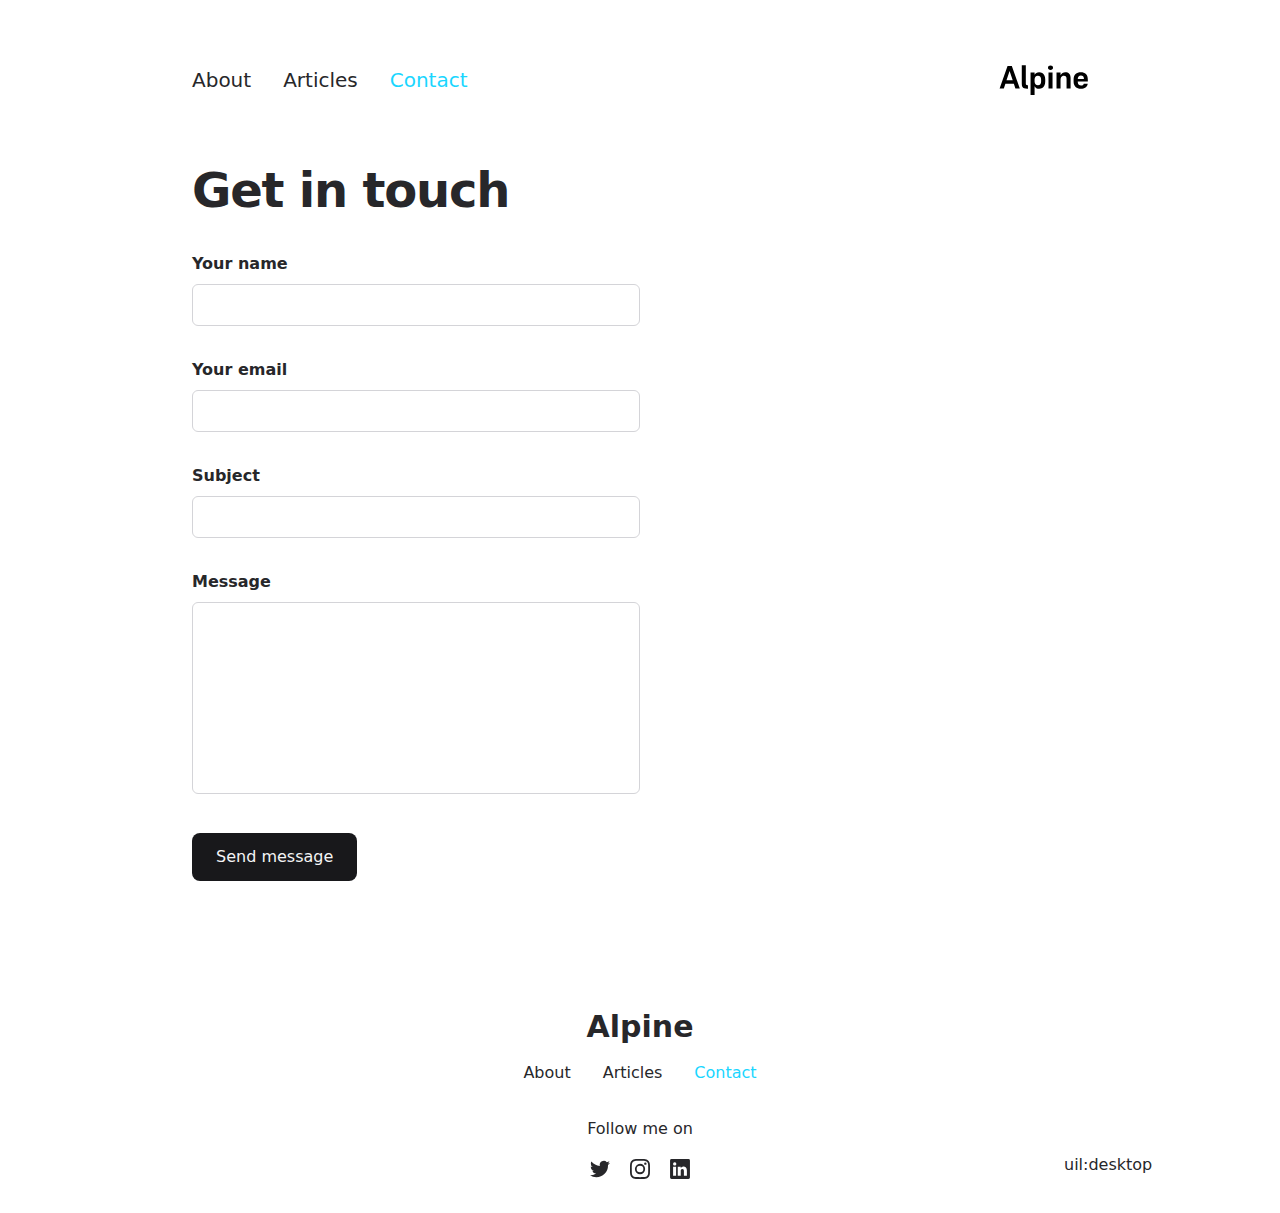
<file: contact/index.html>
<!DOCTYPE html>
<html  lang="en">
<head><meta charset="utf-8">
<meta name="viewport" content="width=device-width, initial-scale=1">
<title>Contact</title>
<meta name="twitter:card" content="summary_large_image">
<meta name="description" content="The minimalist blog theme">
<meta property="og:description" content="The minimalist blog theme">
<meta property="og:image" content="/social-card-preview.png">
<meta property="og:image:width" content="400">
<meta property="og:image:height" content="300">
<meta property="og:image:alt" content="An image showcasing my project.">
<meta property="og:title" content="Contact">
<link rel="preload" as="fetch" crossorigin="anonymous" href="/contact/_payload.json">
<link rel="stylesheet" href="/_nuxt/entry.a72b6484.css">
<link rel="stylesheet" href="/_nuxt/DocumentDrivenNotFound.45fc4b72.css">
<link rel="stylesheet" href="/_nuxt/ProseH1.34288a05.css">
<link rel="stylesheet" href="/_nuxt/ContactForm.86133846.css">
<link rel="stylesheet" href="/_nuxt/Input.033ca88f.css">
<link rel="stylesheet" href="/_nuxt/Button.b110cc94.css">
<link rel="modulepreload" as="script" crossorigin href="/_nuxt/entry.393e3877.js">
<link rel="modulepreload" as="script" crossorigin href="/_nuxt/NuxtImg.f37421b6.js">
<link rel="modulepreload" as="script" crossorigin href="/_nuxt/document-driven.5f67d74b.js">
<link rel="modulepreload" as="script" crossorigin href="/_nuxt/DocumentDrivenEmpty.9feaeeb9.js">
<link rel="modulepreload" as="script" crossorigin href="/_nuxt/ContentRenderer.83737e6d.js">
<link rel="modulepreload" as="script" crossorigin href="/_nuxt/ContentRendererMarkdown.vue.debccf9e.js">
<link rel="modulepreload" as="script" crossorigin href="/_nuxt/DocumentDrivenNotFound.29f9989a.js">
<link rel="modulepreload" as="script" crossorigin href="/_nuxt/default.0cc11bb0.js">
<link rel="modulepreload" as="script" crossorigin href="/_nuxt/ContentRendererMarkdown.3632bb80.js">
<link rel="modulepreload" as="script" crossorigin href="/_nuxt/ProseH1.eda792de.js">
<link rel="modulepreload" as="script" crossorigin href="/_nuxt/ContactForm.8f0e6945.js">
<link rel="modulepreload" as="script" crossorigin href="/_nuxt/Input.e5d7a000.js">
<link rel="modulepreload" as="script" crossorigin href="/_nuxt/Button.4af5741c.js">
<link rel="prefetch" as="style" href="/_nuxt/article.e62575a5.css">
<link rel="prefetch" as="style" href="/_nuxt/ProseA.96f590f5.css">
<link rel="prefetch" as="script" crossorigin href="/_nuxt/article.017be827.js">
<link rel="prefetch" as="script" crossorigin href="/_nuxt/ProseA.9ff0bc55.js">
<link rel="prefetch" as="script" crossorigin href="/_nuxt/date.824a539b.js">
<link rel="prefetch" as="script" crossorigin href="/_nuxt/page.0bfd4b0d.js">
<link rel="prefetch" as="script" crossorigin href="/_nuxt/client-db.1a7f8a3d.js">
<link rel="prefetch" as="script" crossorigin href="/_nuxt/debug.939f096f.js">
<link rel="prefetch" as="style" href="/_nuxt/useStudio.f3e13c21.css">
<link rel="prefetch" as="script" crossorigin href="/_nuxt/useStudio.4ee14a1b.js">
<link rel="prefetch" as="style" href="/_nuxt/error-404.7910d5ca.css">
<link rel="prefetch" as="script" crossorigin href="/_nuxt/error-404.1f6532cb.js">
<link rel="prefetch" as="style" href="/_nuxt/error-500.1db01289.css">
<link rel="prefetch" as="script" crossorigin href="/_nuxt/error-500.d22b4c49.js">
<script type="module" src="/_nuxt/entry.393e3877.js" crossorigin></script><style id="pinceau-runtime-hydratable">@media{.phy[--]{--puid:gtQn7X-v;}.pv-Zmh7wM{max-width:var(--elements-container-maxWidth);padding-left:var(--elements-container-padding-mobile);padding-right:var(--elements-container-padding-mobile);}@media (min-width: 475px){.pv-Zmh7wM{padding-left:var(--elements-container-padding-xs);padding-right:var(--elements-container-padding-xs);}}@media (min-width: 640px){.pv-Zmh7wM{padding-left:var(--elements-container-padding-sm);padding-right:var(--elements-container-padding-sm);}}@media (min-width: 768px){.pv-Zmh7wM{padding-left:var(--elements-container-padding-md);padding-right:var(--elements-container-padding-md);}}} </style><style id="pinceau-theme">@media { :root {--pinceau-mq: initial; --alpine-readableLine: 68ch;--alpine-backdrop-backgroundColor: #f4f4f5b3;--prose-code-inline-padding: 0.2rem 0.375rem 0.2rem 0.375rem;--prose-code-block-backdropFilter: contrast(1);--prose-code-block-border-style: solid;--prose-code-block-border-width: 1px;--prose-tbody-tr-borderBottom-style: dashed;--prose-tbody-tr-borderBottom-width: 1px;--prose-th-textAlign: inherit;--prose-thead-borderBottom-style: solid;--prose-thead-borderBottom-width: 1px;--prose-thead-border-style: solid;--prose-thead-border-width: 0px;--prose-table-textAlign: start;--prose-hr-width: 1px;--prose-hr-style: solid;--prose-li-listStylePosition: outside;--prose-ol-li-markerColor: currentColor;--prose-ol-paddingInlineStart: 21px;--prose-ol-listStyleType: decimal;--prose-ul-li-markerColor: currentColor;--prose-ul-paddingInlineStart: 21px;--prose-ul-listStyleType: disc;--prose-blockquote-border-style: solid;--prose-blockquote-border-width: 4px;--prose-blockquote-quotes: '201C' '201D' '2018' '2019';--prose-blockquote-paddingInlineStart: 24px;--prose-a-code-color-hover: currentColor;--prose-a-code-color-static: currentColor;--prose-a-hasCode-borderBottom: none;--prose-a-border-distance: 2px;--prose-a-border-color-hover: currentColor;--prose-a-border-color-static: currentColor;--prose-a-border-style-hover: solid;--prose-a-border-style-static: dashed;--prose-a-border-width: 1px;--prose-a-color-static: inherit;--prose-a-textDecoration: none;--prose-h6-margin: 3rem 0 2rem;--prose-h5-margin: 3rem 0 2rem;--prose-h4-margin: 3rem 0 2rem;--prose-h3-margin: 3rem 0 2rem;--prose-h2-margin: 3rem 0 2rem;--prose-h1-margin: 0 0 2rem;--prose-p-fontSize: 18px;--typography-lead-loose: 2;--typography-lead-relaxed: 1.625;--typography-lead-normal: 1.5;--typography-lead-snug: 1.375;--typography-lead-tight: 1.25;--typography-lead-none: 1;--typography-lead-10: 2.5rem;--typography-lead-9: 2.25rem;--typography-lead-8: 2rem;--typography-lead-7: 1.75rem;--typography-lead-6: 1.5rem;--typography-lead-5: 1.25rem;--typography-lead-4: 1rem;--typography-lead-3: .75rem;--typography-lead-2: .5rem;--typography-lead-1: .025rem;--typography-fontWeight-black: 900;--typography-fontWeight-extrabold: 800;--typography-fontWeight-bold: 700;--typography-fontWeight-semibold: 600;--typography-fontWeight-medium: 500;--typography-fontWeight-normal: 400;--typography-fontWeight-light: 300;--typography-fontWeight-extralight: 200;--typography-fontWeight-thin: 100;--typography-fontSize-9xl: 128px;--typography-fontSize-8xl: 96px;--typography-fontSize-7xl: 72px;--typography-fontSize-6xl: 60px;--typography-fontSize-5xl: 48px;--typography-fontSize-4xl: 36px;--typography-fontSize-3xl: 30px;--typography-fontSize-2xl: 24px;--typography-fontSize-xl: 20px;--typography-fontSize-lg: 18px;--typography-fontSize-base: 16px;--typography-fontSize-sm: 14px;--typography-fontSize-xs: 12px;--typography-letterSpacing-wide: 0.025em;--typography-letterSpacing-tight: -0.025em;--typography-verticalMargin-base: 24px;--typography-verticalMargin-sm: 16px;--elements-border-secondary-hover: [object Object];--elements-backdrop-background: #fffc;--elements-backdrop-filter: saturate(200%) blur(20px);--elements-container-maxWidth: 64rem;--lead-loose: 2;--lead-relaxed: 1.625;--lead-normal: 1.5;--lead-snug: 1.375;--lead-tight: 1.25;--lead-none: 1;--lead-10: 2.5rem;--lead-9: 2.25rem;--lead-8: 2rem;--lead-7: 1.75rem;--lead-6: 1.5rem;--lead-5: 1.25rem;--lead-4: 1rem;--lead-3: .75rem;--lead-2: .5rem;--lead-1: .025rem;--letterSpacing-widest: 0.1em;--letterSpacing-wider: 0.05em;--letterSpacing-wide: 0.025em;--letterSpacing-normal: 0em;--letterSpacing-tight: -0.025em;--letterSpacing-tighter: -0.05em;--fontSize-9xl: 8rem;--fontSize-8xl: 6rem;--fontSize-7xl: 4.5rem;--fontSize-6xl: 3.75rem;--fontSize-5xl: 3rem;--fontSize-4xl: 2.25rem;--fontSize-3xl: 1.875rem;--fontSize-2xl: 1.5rem;--fontSize-xl: 1.25rem;--fontSize-lg: 1.125rem;--fontSize-base: 1rem;--fontSize-sm: 0.875rem;--fontSize-xs: 0.75rem;--fontWeight-black: 900;--fontWeight-extrabold: 800;--fontWeight-bold: 700;--fontWeight-semibold: 600;--fontWeight-medium: 500;--fontWeight-normal: 400;--fontWeight-light: 300;--fontWeight-extralight: 200;--fontWeight-thin: 100;--font-mono: ui-monospace, SFMono-Regular, Menlo, Monaco, Consolas, Liberation Mono, Courier New, monospace;--font-serif: ui-serif, Georgia, Cambria, Times New Roman, Times, serif;--font-sans: ui-sans-serif, system-ui, -apple-system, BlinkMacSystemFont, Segoe UI, Roboto, Helvetica Neue, Arial, Noto Sans, sans-serif, Apple Color Emoji, Segoe UI Emoji, Segoe UI Symbol, Noto Color Emoji;--opacity-total: 1;--opacity-high: 0.8;--opacity-medium: 0.5;--opacity-soft: 0.3;--opacity-light: 0.15;--opacity-bright: 0.1;--opacity-noOpacity: 0;--borderWidth-lg: 3px;--borderWidth-md: 2px;--borderWidth-sm: 1px;--borderWidth-noBorder: 0;--space-rem-875: 0.875rem;--space-rem-625: 0.625rem;--space-rem-375: 0.375rem;--space-rem-125: 0.125rem;--space-px: 1px;--space-128: 32rem;--space-96: 24rem;--space-80: 20rem;--space-72: 18rem;--space-64: 16rem;--space-60: 15rem;--space-56: 14rem;--space-52: 13rem;--space-48: 12rem;--space-44: 11rem;--space-40: 10rem;--space-36: 9rem;--space-32: 8rem;--space-28: 7rem;--space-24: 6rem;--space-20: 5rem;--space-16: 4rem;--space-14: 3.5rem;--space-12: 3rem;--space-11: 2.75rem;--space-10: 2.5rem;--space-9: 2.25rem;--space-8: 2rem;--space-7: 1.75rem;--space-6: 1.5rem;--space-5: 1.25rem;--space-4: 1rem;--space-3: 0.75rem;--space-2: 0.5rem;--space-1: 0.25rem;--space-0: 0px;--size-full: 100%;--size-7xl: 80rem;--size-6xl: 72rem;--size-5xl: 64rem;--size-4xl: 56rem;--size-3xl: 48rem;--size-2xl: 42rem;--size-xl: 36rem;--size-lg: 32rem;--size-md: 28rem;--size-sm: 24rem;--size-xs: 20rem;--size-200: 200px;--size-104: 104px;--size-80: 80px;--size-64: 64px;--size-56: 56px;--size-48: 48px;--size-40: 40px;--size-32: 32px;--size-24: 24px;--size-20: 20px;--size-16: 16px;--size-12: 12px;--size-8: 8px;--size-6: 6px;--size-4: 4px;--size-2: 2px;--size-0: 0px;--radii-full: 9999px;--radii-3xl: 1.75rem;--radii-2xl: 1.5rem;--radii-xl: 1rem;--radii-lg: 0.75rem;--radii-md: 0.5rem;--radii-sm: 0.375rem;--radii-xs: 0.25rem;--radii-2xs: 0.125rem;--radii-none: 0px;--shadow-none: 0px 0px 0px 0px transparent;--shadow-lg: 0px 10px 15px -3px #000000, 0px 4px 6px -4px #000000;--shadow-md: 0px 4px 6px -1px #000000, 0px 2px 4px -2px #000000;--shadow-sm: 0px 1px 3px 0px #000000, 0px 1px 2px -1px #000000;--shadow-xs: 0px 1px 2px 0px #000000;--height-screen: 100vh;--width-screen: 100vw;--color-primary-900: #002e38;--color-primary-800: #005c70;--color-primary-700: #008aa9;--color-primary-600: #00b9e1;--color-primary-500: #1ad6ff;--color-primary-400: #40ddff;--color-primary-300: #66e4ff;--color-primary-200: #8deaff;--color-primary-100: #b3f1ff;--color-primary-50: #d9f8ff;--color-ruby-900: #380011;--color-ruby-800: #700021;--color-ruby-700: #a90032;--color-ruby-600: #e10043;--color-ruby-500: #ff1a5e;--color-ruby-400: #ff4079;--color-ruby-300: #ff6694;--color-ruby-200: #ff8dae;--color-ruby-100: #ffb3c9;--color-ruby-50: #ffd9e4;--color-pink-900: #380025;--color-pink-800: #70004b;--color-pink-700: #a90070;--color-pink-600: #e10095;--color-pink-500: #ff1ab2;--color-pink-400: #ff40bf;--color-pink-300: #ff66cc;--color-pink-200: #ff8dd8;--color-pink-100: #ffb3e5;--color-pink-50: #ffd9f2;--color-purple-900: #190038;--color-purple-800: #330070;--color-purple-700: #4c00a9;--color-purple-600: #6500e1;--color-purple-500: #811aff;--color-purple-400: #9640ff;--color-purple-300: #ab66ff;--color-purple-200: #c08dff;--color-purple-100: #d5b3ff;--color-purple-50: #ead9ff;--color-royalblue-900: #0b0531;--color-royalblue-800: #160a62;--color-royalblue-700: #211093;--color-royalblue-600: #2c15c4;--color-royalblue-500: #4127e8;--color-royalblue-400: #614bec;--color-royalblue-300: #806ff0;--color-royalblue-200: #a093f3;--color-royalblue-100: #c0b7f7;--color-royalblue-50: #dfdbfb;--color-indigoblue-900: #001238;--color-indigoblue-800: #002370;--color-indigoblue-700: #0035a9;--color-indigoblue-600: #0047e1;--color-indigoblue-500: #1a62ff;--color-indigoblue-400: #407cff;--color-indigoblue-300: #6696ff;--color-indigoblue-200: #8db0ff;--color-indigoblue-100: #b3cbff;--color-indigoblue-50: #d9e5ff;--color-blue-900: #002438;--color-blue-800: #004870;--color-blue-700: #006ca9;--color-blue-600: #0090e1;--color-blue-500: #1aadff;--color-blue-400: #40bbff;--color-blue-300: #66c8ff;--color-blue-200: #8dd6ff;--color-blue-100: #b3e4ff;--color-blue-50: #d9f1ff;--color-lightblue-900: #002e38;--color-lightblue-800: #005c70;--color-lightblue-700: #008aa9;--color-lightblue-600: #00b9e1;--color-lightblue-500: #1ad6ff;--color-lightblue-400: #40ddff;--color-lightblue-300: #66e4ff;--color-lightblue-200: #8deaff;--color-lightblue-100: #b3f1ff;--color-lightblue-50: #d9f8ff;--color-teal-900: #062a28;--color-teal-800: #0b544f;--color-teal-700: #117d77;--color-teal-600: #16a79e;--color-teal-500: #1cd1c6;--color-teal-400: #36e4da;--color-teal-300: #5fe9e1;--color-teal-200: #87efe9;--color-teal-100: #aff4f0;--color-teal-50: #d7faf8;--color-pear-900: #2a2b09;--color-pear-800: #545512;--color-pear-700: #7e801b;--color-pear-600: #a8aa24;--color-pear-500: #d0d32f;--color-pear-400: #d8da52;--color-pear-300: #e0e274;--color-pear-200: #e8e997;--color-pear-100: #eff0ba;--color-pear-50: #f7f8dc;--color-red-900: #380300;--color-red-800: #700700;--color-red-700: #a90a00;--color-red-600: #e10e00;--color-red-500: #ff281a;--color-red-400: #ff4c40;--color-red-300: #ff7066;--color-red-200: #ff948d;--color-red-100: #ffb7b3;--color-red-50: #ffdbd9;--color-orange-900: #381800;--color-orange-800: #702f00;--color-orange-700: #a94700;--color-orange-600: #e15e00;--color-orange-500: #ff7a1a;--color-orange-400: #ff9040;--color-orange-300: #ffa666;--color-orange-200: #ffbd8d;--color-orange-100: #ffd3b3;--color-orange-50: #ffe9d9;--color-yellow-900: #362b03;--color-yellow-800: #6d5605;--color-yellow-700: #a38108;--color-yellow-600: #daac0a;--color-yellow-500: #f5c828;--color-yellow-400: #f7d14c;--color-yellow-300: #f8da70;--color-yellow-200: #fae393;--color-yellow-100: #fcedb7;--color-yellow-50: #fdf6db;--color-green-900: #003f25;--color-green-800: #005e38;--color-green-700: #007e4a;--color-green-600: #009d5d;--color-green-500: #00bd6f;--color-green-400: #00dc82;--color-green-300: #30ffaa;--color-green-200: #83ffcc;--color-green-100: #acffdd;--color-green-50: #d6ffee;--color-gray-900: #18181B;--color-gray-800: #27272A;--color-gray-700: #3f3f46;--color-gray-600: #52525B;--color-gray-500: #71717A;--color-gray-400: #a1a1aa;--color-gray-300: #D4d4d8;--color-gray-200: #e4e4e7;--color-gray-100: #f4f4f5;--color-gray-50: #fafafa;--color-black: #0c0c0d;--color-white: #FFFFFF;--media-portrait: only screen and (orientation: portrait);--media-landscape: only screen and (orientation: landscape);--media-rm: (prefers-reduced-motion: reduce);--media-2xl: (min-width: 1536px);--media-xl: (min-width: 1280px);--media-lg: (min-width: 1024px);--media-md: (min-width: 768px);--media-sm: (min-width: 640px);--media-xs: (min-width: 475px);--alpine-body-color: var(--color-gray-800);--alpine-body-backgroundColor: var(--color-white);--prose-code-inline-fontWeight: var(--typography-fontWeight-normal);--prose-code-inline-fontSize: var(--typography-fontSize-sm);--prose-code-inline-borderRadius: var(--radii-xs);--prose-code-block-pre-padding: var(--typography-verticalMargin-sm);--prose-code-block-margin: var(--typography-verticalMargin-base) 0;--prose-code-block-fontSize: var(--typography-fontSize-sm);--prose-tbody-code-inline-fontSize: var(--typography-fontSize-sm);--prose-tbody-td-padding: var(--typography-verticalMargin-sm);--prose-th-fontWeight: var(--typography-fontWeight-semibold);--prose-th-padding: 0 var(--typography-verticalMargin-sm) var(--typography-verticalMargin-sm) var(--typography-verticalMargin-sm);--prose-table-lineHeight: var(--typography-lead-6);--prose-table-fontSize: var(--typography-fontSize-sm);--prose-table-margin: var(--typography-verticalMargin-base) 0;--prose-hr-margin: var(--typography-verticalMargin-base) 0;--prose-li-margin: var(--typography-verticalMargin-sm) 0;--prose-ol-margin: var(--typography-verticalMargin-base) 0;--prose-ul-margin: var(--typography-verticalMargin-base) 0;--prose-blockquote-margin: var(--typography-verticalMargin-base) 0;--prose-a-code-border-style: var(--prose-a-border-style-static);--prose-a-code-border-width: var(--prose-a-border-width);--prose-a-fontWeight: var(--typography-fontWeight-medium);--prose-img-margin: var(--typography-verticalMargin-base) 0;--prose-strong-fontWeight: var(--typography-fontWeight-semibold);--prose-h6-iconSize: var(--typography-fontSize-base);--prose-h6-fontWeight: var(--typography-fontWeight-semibold);--prose-h6-lineHeight: var(--typography-lead-normal);--prose-h6-fontSize: var(--typography-fontSize-lg);--prose-h5-iconSize: var(--typography-fontSize-lg);--prose-h5-fontWeight: var(--typography-fontWeight-semibold);--prose-h5-lineHeight: var(--typography-lead-snug);--prose-h5-fontSize: var(--typography-fontSize-xl);--prose-h4-iconSize: var(--typography-fontSize-lg);--prose-h4-letterSpacing: var(--typography-letterSpacing-tight);--prose-h4-fontWeight: var(--typography-fontWeight-semibold);--prose-h4-lineHeight: var(--typography-lead-snug);--prose-h4-fontSize: var(--typography-fontSize-2xl);--prose-h3-iconSize: var(--typography-fontSize-xl);--prose-h3-letterSpacing: var(--typography-letterSpacing-tight);--prose-h3-fontWeight: var(--typography-fontWeight-semibold);--prose-h3-lineHeight: var(--typography-lead-snug);--prose-h3-fontSize: var(--typography-fontSize-3xl);--prose-h2-iconSize: var(--typography-fontSize-2xl);--prose-h2-letterSpacing: var(--typography-letterSpacing-tight);--prose-h2-fontWeight: var(--typography-fontWeight-semibold);--prose-h2-lineHeight: var(--typography-lead-tight);--prose-h2-fontSize: var(--typography-fontSize-4xl);--prose-h1-iconSize: var(--typography-fontSize-3xl);--prose-h1-letterSpacing: var(--typography-letterSpacing-tight);--prose-h1-fontWeight: var(--typography-fontWeight-bold);--prose-h1-lineHeight: var(--typography-lead-tight);--prose-h1-fontSize: var(--typography-fontSize-5xl);--prose-p-br-margin: var(--typography-verticalMargin-base) 0 0 0;--prose-p-margin: var(--typography-verticalMargin-base) 0;--prose-p-lineHeight: var(--typography-lead-normal);--typography-color-primary-900: var(--color-primary-900);--typography-color-primary-800: var(--color-primary-800);--typography-color-primary-700: var(--color-primary-700);--typography-color-primary-600: var(--color-primary-600);--typography-color-primary-500: var(--color-primary-500);--typography-color-primary-400: var(--color-primary-400);--typography-color-primary-300: var(--color-primary-300);--typography-color-primary-200: var(--color-primary-200);--typography-color-primary-100: var(--color-primary-100);--typography-color-primary-50: var(--color-primary-50);--typography-font-code: var(--font-mono);--typography-font-body: var(--font-sans);--typography-font-display: var(--font-sans);--typography-body-backgroundColor: var(--color-white);--typography-body-color: var(--color-black);--elements-state-danger-borderColor-secondary: var(--color-red-200);--elements-state-danger-borderColor-primary: var(--color-red-100);--elements-state-danger-backgroundColor-secondary: var(--color-red-100);--elements-state-danger-backgroundColor-primary: var(--color-red-50);--elements-state-danger-color-secondary: var(--color-red-600);--elements-state-danger-color-primary: var(--color-red-500);--elements-state-warning-borderColor-secondary: var(--color-yellow-200);--elements-state-warning-borderColor-primary: var(--color-yellow-100);--elements-state-warning-backgroundColor-secondary: var(--color-yellow-100);--elements-state-warning-backgroundColor-primary: var(--color-yellow-50);--elements-state-warning-color-secondary: var(--color-yellow-700);--elements-state-warning-color-primary: var(--color-yellow-600);--elements-state-success-borderColor-secondary: var(--color-green-200);--elements-state-success-borderColor-primary: var(--color-green-100);--elements-state-success-backgroundColor-secondary: var(--color-green-100);--elements-state-success-backgroundColor-primary: var(--color-green-50);--elements-state-success-color-secondary: var(--color-green-600);--elements-state-success-color-primary: var(--color-green-500);--elements-state-info-borderColor-secondary: var(--color-blue-200);--elements-state-info-borderColor-primary: var(--color-blue-100);--elements-state-info-backgroundColor-secondary: var(--color-blue-100);--elements-state-info-backgroundColor-primary: var(--color-blue-50);--elements-state-info-color-secondary: var(--color-blue-600);--elements-state-info-color-primary: var(--color-blue-500);--elements-state-primary-borderColor-secondary: var(--color-primary-200);--elements-state-primary-borderColor-primary: var(--color-primary-100);--elements-state-primary-backgroundColor-secondary: var(--color-primary-100);--elements-state-primary-backgroundColor-primary: var(--color-primary-50);--elements-state-primary-color-secondary: var(--color-primary-700);--elements-state-primary-color-primary: var(--color-primary-600);--elements-surface-secondary-backgroundColor: var(--color-gray-200);--elements-surface-primary-backgroundColor: var(--color-gray-100);--elements-surface-background-base: var(--color-gray-100);--elements-border-secondary-static: var(--color-gray-200);--elements-border-primary-hover: var(--color-gray-200);--elements-border-primary-static: var(--color-gray-100);--elements-container-padding-md: var(--space-16);--elements-container-padding-sm: var(--space-12);--elements-container-padding-xs: var(--space-8);--elements-container-padding-mobile: var(--space-6);--elements-text-secondary-color-hover: var(--color-gray-700);--elements-text-secondary-color-static: var(--color-gray-500);--elements-text-primary-color-static: var(--color-gray-900);--text-6xl-lineHeight: var(--lead-none);--text-6xl-fontSize: var(--fontSize-6xl);--text-5xl-lineHeight: var(--lead-none);--text-5xl-fontSize: var(--fontSize-5xl);--text-4xl-lineHeight: var(--lead-10);--text-4xl-fontSize: var(--fontSize-4xl);--text-3xl-lineHeight: var(--lead-9);--text-3xl-fontSize: var(--fontSize-3xl);--text-2xl-lineHeight: var(--lead-8);--text-2xl-fontSize: var(--fontSize-2xl);--text-xl-lineHeight: var(--lead-7);--text-xl-fontSize: var(--fontSize-xl);--text-lg-lineHeight: var(--lead-7);--text-lg-fontSize: var(--fontSize-lg);--text-base-lineHeight: var(--lead-6);--text-base-fontSize: var(--fontSize-base);--text-sm-lineHeight: var(--lead-5);--text-sm-fontSize: var(--fontSize-sm);--text-xs-lineHeight: var(--lead-4);--text-xs-fontSize: var(--fontSize-xs);--shadow-2xl: 0px 25px 50px -12px var(--color-gray-900);--shadow-xl: 0px 20px 25px -5px var(--color-gray-400), 0px 8px 10px -6px #000000;--color-secondary-900: var(--color-gray-900);--color-secondary-800: var(--color-gray-800);--color-secondary-700: var(--color-gray-700);--color-secondary-600: var(--color-gray-600);--color-secondary-500: var(--color-gray-500);--color-secondary-400: var(--color-gray-400);--color-secondary-300: var(--color-gray-300);--color-secondary-200: var(--color-gray-200);--color-secondary-100: var(--color-gray-100);--color-secondary-50: var(--color-gray-50);--prose-a-code-background-hover: var(--typography-color-primary-50);--prose-a-code-border-color-hover: var(--typography-color-primary-500);--prose-a-color-hover: var(--typography-color-primary-500);--typography-color-secondary-900: var(--color-secondary-900);--typography-color-secondary-800: var(--color-secondary-800);--typography-color-secondary-700: var(--color-secondary-700);--typography-color-secondary-600: var(--color-secondary-600);--typography-color-secondary-500: var(--color-secondary-500);--typography-color-secondary-400: var(--color-secondary-400);--typography-color-secondary-300: var(--color-secondary-300);--typography-color-secondary-200: var(--color-secondary-200);--typography-color-secondary-100: var(--color-secondary-100);--typography-color-secondary-50: var(--color-secondary-50);--prose-code-inline-backgroundColor: var(--typography-color-secondary-100);--prose-code-inline-color: var(--typography-color-secondary-700);--prose-code-block-backgroundColor: var(--typography-color-secondary-100);--prose-code-block-color: var(--typography-color-secondary-700);--prose-code-block-border-color: var(--typography-color-secondary-200);--prose-tbody-tr-borderBottom-color: var(--typography-color-secondary-200);--prose-th-color: var(--typography-color-secondary-600);--prose-thead-borderBottom-color: var(--typography-color-secondary-200);--prose-thead-border-color: var(--typography-color-secondary-300);--prose-hr-color: var(--typography-color-secondary-200);--prose-blockquote-border-color: var(--typography-color-secondary-200);--prose-blockquote-color: var(--typography-color-secondary-500);--prose-a-code-border-color-static: var(--typography-color-secondary-400); } }@media { :root.dark {--pinceau-mq: dark; --alpine-backdrop-backgroundColor: #18181bb3;--prose-code-block-backdropFilter: contrast(1);--prose-ol-li-markerColor: currentColor;--prose-ul-li-markerColor: currentColor;--prose-a-code-color-hover: currentColor;--prose-a-code-color-static: currentColor;--prose-a-border-color-hover: currentColor;--prose-a-border-color-static: currentColor;--prose-a-color-static: inherit;--elements-backdrop-background: #0c0d0ccc;--alpine-body-color: var(--color-gray-200);--alpine-body-backgroundColor: var(--color-black);--typography-body-backgroundColor: var(--color-black);--typography-body-color: var(--color-white);--elements-state-danger-borderColor-secondary: var(--color-red-700);--elements-state-danger-borderColor-primary: var(--color-red-800);--elements-state-danger-backgroundColor-secondary: var(--color-red-800);--elements-state-danger-backgroundColor-primary: var(--color-red-900);--elements-state-danger-color-secondary: var(--color-red-200);--elements-state-danger-color-primary: var(--color-red-300);--elements-state-warning-borderColor-secondary: var(--color-yellow-700);--elements-state-warning-borderColor-primary: var(--color-yellow-800);--elements-state-warning-backgroundColor-secondary: var(--color-yellow-800);--elements-state-warning-backgroundColor-primary: var(--color-yellow-900);--elements-state-warning-color-secondary: var(--color-yellow-200);--elements-state-warning-color-primary: var(--color-yellow-400);--elements-state-success-borderColor-secondary: var(--color-green-700);--elements-state-success-borderColor-primary: var(--color-green-800);--elements-state-success-backgroundColor-secondary: var(--color-green-800);--elements-state-success-backgroundColor-primary: var(--color-green-900);--elements-state-success-color-secondary: var(--color-green-200);--elements-state-success-color-primary: var(--color-green-400);--elements-state-info-borderColor-secondary: var(--color-blue-700);--elements-state-info-borderColor-primary: var(--color-blue-800);--elements-state-info-backgroundColor-secondary: var(--color-blue-800);--elements-state-info-backgroundColor-primary: var(--color-blue-900);--elements-state-info-color-secondary: var(--color-blue-200);--elements-state-info-color-primary: var(--color-blue-400);--elements-state-primary-borderColor-secondary: var(--color-primary-700);--elements-state-primary-borderColor-primary: var(--color-primary-800);--elements-state-primary-backgroundColor-secondary: var(--color-primary-800);--elements-state-primary-backgroundColor-primary: var(--color-primary-900);--elements-state-primary-color-secondary: var(--color-primary-200);--elements-state-primary-color-primary: var(--color-primary-400);--elements-surface-secondary-backgroundColor: var(--color-gray-800);--elements-surface-primary-backgroundColor: var(--color-gray-900);--elements-surface-background-base: var(--color-gray-900);--elements-border-secondary-static: var(--color-gray-800);--elements-border-primary-hover: var(--color-gray-800);--elements-border-primary-static: var(--color-gray-900);--elements-text-secondary-color-hover: var(--color-gray-200);--elements-text-secondary-color-static: var(--color-gray-400);--elements-text-primary-color-static: var(--color-gray-50);--prose-a-code-background-hover: var(--typography-color-primary-900);--prose-a-code-border-color-hover: var(--typography-color-primary-600);--prose-a-color-hover: var(--typography-color-primary-400);--prose-code-inline-backgroundColor: var(--typography-color-secondary-800);--prose-code-inline-color: var(--typography-color-secondary-200);--prose-code-block-backgroundColor: var(--typography-color-secondary-900);--prose-code-block-color: var(--typography-color-secondary-200);--prose-code-block-border-color: var(--typography-color-secondary-800);--prose-tbody-tr-borderBottom-color: var(--typography-color-secondary-800);--prose-th-color: var(--typography-color-secondary-400);--prose-thead-borderBottom-color: var(--typography-color-secondary-800);--prose-thead-border-color: var(--typography-color-secondary-600);--prose-hr-color: var(--typography-color-secondary-800);--prose-blockquote-border-color: var(--typography-color-secondary-700);--prose-blockquote-color: var(--typography-color-secondary-400);--prose-a-code-border-color-static: var(--typography-color-secondary-600); } }</style><script>"use strict";(()=>{const a=window,e=document.documentElement,m=["dark","light"],c=window&&window.localStorage&&window.localStorage.getItem&&window.localStorage.getItem("nuxt-color-mode")||"system";let n=c==="system"?d():c;const l=e.getAttribute("data-color-mode-forced");l&&(n=l),i(n),a["__NUXT_COLOR_MODE__"]={preference:c,value:n,getColorScheme:d,addColorScheme:i,removeColorScheme:f};function i(o){const t=""+o+"",s="";e.classList?e.classList.add(t):e.className+=" "+t,s&&e.setAttribute("data-"+s,o)}function f(o){const t=""+o+"",s="";e.classList?e.classList.remove(t):e.className=e.className.replace(new RegExp(t,"g"),""),s&&e.removeAttribute("data-"+s)}function r(o){return a.matchMedia("(prefers-color-scheme"+o+")")}function d(){if(a.matchMedia&&r("").media!=="not all"){for(const o of m)if(r(":"+o).matches)return o}return"light"}})();
</script></head>
<body ><div id="__nuxt"><div class="container pv-Zmh7wM pc-gtQn7X app-layout" data-v-f2cf7a4b data-v-58a153be><!--[--><div class="nuxt-progress" style="width:0%;height:3px;opacity:0;background-size:Infinity% auto;" data-v-f2cf7a4b></div><header class="right" data-v-f2cf7a4b data-v-5aa0ab9e><div class="menu" data-v-5aa0ab9e><button aria-label="Navigation Menu" data-v-5aa0ab9e><svg width="24" height="24" viewBox="0 0 68 68" fill="currentColor" xmlns="http://www.w3.org/2000/svg" data-v-5aa0ab9e><path d="M8 34C8 32.1362 8 31.2044 8.30448 30.4693C8.71046 29.4892 9.48915 28.7105 10.4693 28.3045C11.2044 28 12.1362 28 14 28C15.8638 28 16.7956 28 17.5307 28.3045C18.5108 28.7105 19.2895 29.4892 19.6955 30.4693C20 31.2044 20 32.1362 20 34C20 35.8638 20 36.7956 19.6955 37.5307C19.2895 38.5108 18.5108 39.2895 17.5307 39.6955C16.7956 40 15.8638 40 14 40C12.1362 40 11.2044 40 10.4693 39.6955C9.48915 39.2895 8.71046 38.5108 8.30448 37.5307C8 36.7956 8 35.8638 8 34Z" data-v-5aa0ab9e></path><path d="M28 34C28 32.1362 28 31.2044 28.3045 30.4693C28.7105 29.4892 29.4892 28.7105 30.4693 28.3045C31.2044 28 32.1362 28 34 28C35.8638 28 36.7956 28 37.5307 28.3045C38.5108 28.7105 39.2895 29.4892 39.6955 30.4693C40 31.2044 40 32.1362 40 34C40 35.8638 40 36.7956 39.6955 37.5307C39.2895 38.5108 38.5108 39.2895 37.5307 39.6955C36.7956 40 35.8638 40 34 40C32.1362 40 31.2044 40 30.4693 39.6955C29.4892 39.2895 28.7105 38.5108 28.3045 37.5307C28 36.7956 28 35.8638 28 34Z" data-v-5aa0ab9e></path><path d="M48 34C48 32.1362 48 31.2044 48.3045 30.4693C48.7105 29.4892 49.4892 28.7105 50.4693 28.3045C51.2044 28 52.1362 28 54 28C55.8638 28 56.7956 28 57.5307 28.3045C58.5108 28.7105 59.2895 29.4892 59.6955 30.4693C60 31.2044 60 32.1362 60 34C60 35.8638 60 36.7956 59.6955 37.5307C59.2895 38.5108 58.5108 39.2895 57.5307 39.6955C56.7956 40 55.8638 40 54 40C52.1362 40 51.2044 40 50.4693 39.6955C49.4892 39.2895 48.7105 38.5108 48.3045 37.5307C48 36.7956 48 35.8638 48 34Z" data-v-5aa0ab9e></path></svg></button></div><div class="overlay" data-v-5aa0ab9e><nav data-v-5aa0ab9e data-v-187494d6><ul data-v-187494d6><!--[--><li data-v-187494d6><a href="/" class="" data-v-187494d6><span class="underline-fx" data-v-187494d6></span> About</a></li><li data-v-187494d6><a href="/articles" class="" data-v-187494d6><span class="underline-fx" data-v-187494d6></span> Articles</a></li><li data-v-187494d6><a aria-current="page" href="/contact" class="router-link-active router-link-exact-active" data-v-187494d6><span class="underline-fx" data-v-187494d6></span> Contact</a></li><!--]--></ul></nav></div><div class="logo" data-v-5aa0ab9e><a href="/" class="" data-v-5aa0ab9e><img src="/logo-dark.svg" class="dark-img" alt="alpine" width="89" height="31" data-v-5aa0ab9e><img src="/logo.svg" class="light-img" alt="alpine" width="89" height="31" data-v-5aa0ab9e></a></div><div class="main-nav" data-v-5aa0ab9e><nav data-v-5aa0ab9e data-v-187494d6><ul data-v-187494d6><!--[--><li data-v-187494d6><a href="/" class="" data-v-187494d6><span class="underline-fx" data-v-187494d6></span> About</a></li><li data-v-187494d6><a href="/articles" class="" data-v-187494d6><span class="underline-fx" data-v-187494d6></span> Articles</a></li><li data-v-187494d6><a aria-current="page" href="/contact" class="router-link-active router-link-exact-active" data-v-187494d6><span class="underline-fx" data-v-187494d6></span> Contact</a></li><!--]--></ul></nav></div></header><!--[--><div class="document-driven-page"><main><!--[--><div><h1 id="get-in-touch" data-v-8c7c3365><a aria-current="page" href="/contact#get-in-touch" class="router-link-active router-link-exact-active" data-v-8c7c3365><!--[-->Get in touch<!--]--><!----></a></h1><form class="contact-form" method="POST" action data-v-5d75a1e1><div class="inputs" data-v-5d75a1e1><!--[--><div data-v-5d75a1e1 data-v-5351d264><label for="name" data-v-5351d264>Your name</label><input id="name" name="name" value="" type="text" placeholder="" data-v-5351d264></div><div data-v-5d75a1e1 data-v-5351d264><label for="email" data-v-5351d264>Your email</label><input id="email" name="email" value="" type="email" placeholder="" data-v-5351d264></div><div data-v-5d75a1e1 data-v-5351d264><label for="subject" data-v-5351d264>Subject</label><input id="subject" name="subject" value="" type="text" placeholder="" data-v-5351d264></div><div data-v-5d75a1e1 data-v-5351d264><label for="message" data-v-5351d264>Message</label><textarea id="message" name="message" type="textarea" placeholder="" data-v-5351d264></textarea></div><!--]--></div><div data-v-5d75a1e1><button type="submit" disabled data-v-5d75a1e1 data-v-cc46c0a9><!--[-->Send message<!--]--></button></div></form></div><!--]--></main></div><!--]--><footer class="center" data-v-f2cf7a4b data-v-6df2ce01><a href="https://www.github.com/nuxt-themes/alpine" rel="noopener noreferrer" class="credits" data-v-6df2ce01>Alpine</a><div class="navigation" data-v-6df2ce01><nav data-v-6df2ce01 data-v-187494d6><ul data-v-187494d6><!--[--><li data-v-187494d6><a href="/" class="" data-v-187494d6><span class="underline-fx" data-v-187494d6></span> About</a></li><li data-v-187494d6><a href="/articles" class="" data-v-187494d6><span class="underline-fx" data-v-187494d6></span> Articles</a></li><li data-v-187494d6><a aria-current="page" href="/contact" class="router-link-active router-link-exact-active" data-v-187494d6><span class="underline-fx" data-v-187494d6></span> Contact</a></li><!--]--></ul></nav></div><p class="message" data-v-6df2ce01>Follow me on</p><div class="icons" data-v-6df2ce01><div class="social" data-v-6df2ce01><!--[--><a href="https://twitter.com/nuxtlabs" rel="noopener noreferrer" target="_blank" title="nuxtlabs" aria-label="nuxtlabs" data-v-55e09f54><svg xmlns="http://www.w3.org/2000/svg" xmlns:xlink="http://www.w3.org/1999/xlink" aria-hidden="true" role="img" class="icon" data-v-55e09f54 style="" width="1em" height="1em" viewBox="0 0 24 24" data-v-8e7f45c1><path fill="currentColor" d="M22 5.8a8.49 8.49 0 0 1-2.36.64a4.13 4.13 0 0 0 1.81-2.27a8.21 8.21 0 0 1-2.61 1a4.1 4.1 0 0 0-7 3.74a11.64 11.64 0 0 1-8.45-4.29a4.16 4.16 0 0 0-.55 2.07a4.09 4.09 0 0 0 1.82 3.41a4.05 4.05 0 0 1-1.86-.51v.05a4.1 4.1 0 0 0 3.3 4a3.93 3.93 0 0 1-1.1.17a4.9 4.9 0 0 1-.77-.07a4.11 4.11 0 0 0 3.83 2.84A8.22 8.22 0 0 1 3 18.34a7.93 7.93 0 0 1-1-.06a11.57 11.57 0 0 0 6.29 1.85A11.59 11.59 0 0 0 20 8.45v-.53a8.43 8.43 0 0 0 2-2.12"/></svg></a><a href="https://instagram.com/atinuxt" rel="noopener noreferrer" target="_blank" title="atinuxt" aria-label="atinuxt" data-v-55e09f54><svg xmlns="http://www.w3.org/2000/svg" xmlns:xlink="http://www.w3.org/1999/xlink" aria-hidden="true" role="img" class="icon" data-v-55e09f54 style="" width="1em" height="1em" viewBox="0 0 24 24" data-v-8e7f45c1><path fill="currentColor" d="M17.34 5.46a1.2 1.2 0 1 0 1.2 1.2a1.2 1.2 0 0 0-1.2-1.2m4.6 2.42a7.59 7.59 0 0 0-.46-2.43a4.94 4.94 0 0 0-1.16-1.77a4.7 4.7 0 0 0-1.77-1.15a7.3 7.3 0 0 0-2.43-.47C15.06 2 14.72 2 12 2s-3.06 0-4.12.06a7.3 7.3 0 0 0-2.43.47a4.78 4.78 0 0 0-1.77 1.15a4.7 4.7 0 0 0-1.15 1.77a7.3 7.3 0 0 0-.47 2.43C2 8.94 2 9.28 2 12s0 3.06.06 4.12a7.3 7.3 0 0 0 .47 2.43a4.7 4.7 0 0 0 1.15 1.77a4.78 4.78 0 0 0 1.77 1.15a7.3 7.3 0 0 0 2.43.47C8.94 22 9.28 22 12 22s3.06 0 4.12-.06a7.3 7.3 0 0 0 2.43-.47a4.7 4.7 0 0 0 1.77-1.15a4.85 4.85 0 0 0 1.16-1.77a7.59 7.59 0 0 0 .46-2.43c0-1.06.06-1.4.06-4.12s0-3.06-.06-4.12M20.14 16a5.61 5.61 0 0 1-.34 1.86a3.06 3.06 0 0 1-.75 1.15a3.19 3.19 0 0 1-1.15.75a5.61 5.61 0 0 1-1.86.34c-1 .05-1.37.06-4 .06s-3 0-4-.06a5.73 5.73 0 0 1-1.94-.3a3.27 3.27 0 0 1-1.1-.75a3 3 0 0 1-.74-1.15a5.54 5.54 0 0 1-.4-1.9c0-1-.06-1.37-.06-4s0-3 .06-4a5.54 5.54 0 0 1 .35-1.9A3 3 0 0 1 5 5a3.14 3.14 0 0 1 1.1-.8A5.73 5.73 0 0 1 8 3.86c1 0 1.37-.06 4-.06s3 0 4 .06a5.61 5.61 0 0 1 1.86.34a3.06 3.06 0 0 1 1.19.8a3.06 3.06 0 0 1 .75 1.1a5.61 5.61 0 0 1 .34 1.9c.05 1 .06 1.37.06 4s-.01 3-.06 4M12 6.87A5.13 5.13 0 1 0 17.14 12A5.12 5.12 0 0 0 12 6.87m0 8.46A3.33 3.33 0 1 1 15.33 12A3.33 3.33 0 0 1 12 15.33"/></svg></a><a href="https://www.linkedin.com/company/nuxtlabs" rel="noopener noreferrer" target="_blank" title="LinkedIn" aria-label="LinkedIn" data-v-55e09f54><svg xmlns="http://www.w3.org/2000/svg" xmlns:xlink="http://www.w3.org/1999/xlink" aria-hidden="true" role="img" class="icon" data-v-55e09f54 style="" width="1em" height="1em" viewBox="0 0 24 24" data-v-8e7f45c1><path fill="currentColor" d="M20.47 2H3.53a1.45 1.45 0 0 0-1.47 1.43v17.14A1.45 1.45 0 0 0 3.53 22h16.94a1.45 1.45 0 0 0 1.47-1.43V3.43A1.45 1.45 0 0 0 20.47 2M8.09 18.74h-3v-9h3ZM6.59 8.48a1.56 1.56 0 1 1 0-3.12a1.57 1.57 0 1 1 0 3.12m12.32 10.26h-3v-4.83c0-1.21-.43-2-1.52-2A1.65 1.65 0 0 0 12.85 13a2 2 0 0 0-.1.73v5h-3v-9h3V11a3 3 0 0 1 2.71-1.5c2 0 3.45 1.29 3.45 4.06Z"/></svg></a><!--]--></div><div class="color-mode-switch" data-v-6df2ce01><button aria-label="Color Mode" data-v-6df2ce01 data-v-6b4caddb><span data-v-6b4caddb></span></button></div></div></footer><!--]--></div></div><script type="application/json" id="__NUXT_DATA__" data-ssr="true" data-src="/contact/_payload.json">[{"state":1,"_errors":92,"serverRendered":65,"path":7,"prerenderedAt":94},["Reactive",2],{"$sdd-pages":3,"$sdd-surrounds":37,"$sdd-globals":61,"$scolor-mode":63,"$sdd-navigation":66,"$sicons":83},["ShallowRef",4],["ShallowReactive",5],{"/contact":6},{"_path":7,"_dir":8,"_draft":9,"_partial":9,"_locale":8,"title":10,"description":8,"layout":11,"body":12,"_type":32,"_id":33,"_source":34,"_file":35,"_extension":36},"/contact","",false,"Contact","default",{"type":13,"children":14,"toc":29},"root",[15,24],{"type":16,"tag":17,"props":18,"children":20},"element","h1",{"id":19},"get-in-touch",[21],{"type":22,"value":23},"text","Get in touch",{"type":16,"tag":25,"props":26,"children":28},"contact-form",{":fields":27},"[{\"type\":\"text\",\"name\":\"name\",\"label\":\"Your name\",\"required\":true},{\"type\":\"email\",\"name\":\"email\",\"label\":\"Your email\",\"required\":true},{\"type\":\"text\",\"name\":\"subject\",\"label\":\"Subject\",\"required\":false},{\"type\":\"textarea\",\"name\":\"message\",\"label\":\"Message\",\"required\":true}]",[],{"title":8,"searchDepth":30,"depth":30,"links":31},2,[],"markdown","content:3.contact.md","content","3.contact.md","md",["ShallowRef",38],["ShallowReactive",39],{"/contact":40},[41,47],{"_path":42,"_dir":8,"_draft":9,"_partial":9,"_locale":8,"title":43,"description":8,"layout":44,"_type":32,"_id":45,"_source":34,"_file":46,"_extension":36},"/articles","Articles","page","content:2.articles.md","2.articles.md",{"_path":48,"_dir":49,"_draft":9,"_partial":9,"_locale":8,"title":50,"description":51,"cover":52,"author":53,"date":57,"layout":58,"_type":32,"_id":59,"_source":34,"_file":60,"_extension":36},"/articles/get-started","articles","Get started with Alpine","Creating a blog with Alpine is a command away, as well as deploying to many platforms.","/articles/get-started.webp",{"name":54,"avatarUrl":55,"link":56},"Sébastien Chopin","https://pbs.twimg.com/profile_images/1042510623962275840/1Iw_Mvud_400x400.jpg","https://twitter.com/atinux","2022-08-23T00:00:00.000Z","article","content:articles:1.get-started.md","articles/1.get-started.md",["ShallowRef",62],{},{"preference":64,"value":64,"unknown":65,"forced":9},"system",true,[67,70,82],{"title":68,"_path":69,"layout":11},"About","/",{"title":43,"_path":42,"children":71,"layout":44},[72,73,76,79],{"title":50,"_path":48,"layout":58},{"title":74,"_path":75,"layout":58},"Configure Alpine","/articles/configure",{"title":77,"_path":78,"layout":58},"Write Articles","/articles/write-articles",{"title":80,"_path":81,"layout":58},"Customize Alpine","/articles/design-tokens",{"title":10,"_path":7,"layout":11},{"uil:twitter":84,"uil:instagram":88,"uil:linkedin":90},{"left":85,"top":85,"width":86,"height":86,"rotate":85,"vFlip":9,"hFlip":9,"body":87},0,24,"\u003Cpath fill=\"currentColor\" d=\"M22 5.8a8.49 8.49 0 0 1-2.36.64a4.13 4.13 0 0 0 1.81-2.27a8.21 8.21 0 0 1-2.61 1a4.1 4.1 0 0 0-7 3.74a11.64 11.64 0 0 1-8.45-4.29a4.16 4.16 0 0 0-.55 2.07a4.09 4.09 0 0 0 1.82 3.41a4.05 4.05 0 0 1-1.86-.51v.05a4.1 4.1 0 0 0 3.3 4a3.93 3.93 0 0 1-1.1.17a4.9 4.9 0 0 1-.77-.07a4.11 4.11 0 0 0 3.83 2.84A8.22 8.22 0 0 1 3 18.34a7.93 7.93 0 0 1-1-.06a11.57 11.57 0 0 0 6.29 1.85A11.59 11.59 0 0 0 20 8.45v-.53a8.43 8.43 0 0 0 2-2.12\"/>",{"left":85,"top":85,"width":86,"height":86,"rotate":85,"vFlip":9,"hFlip":9,"body":89},"\u003Cpath fill=\"currentColor\" d=\"M17.34 5.46a1.2 1.2 0 1 0 1.2 1.2a1.2 1.2 0 0 0-1.2-1.2m4.6 2.42a7.59 7.59 0 0 0-.46-2.43a4.94 4.94 0 0 0-1.16-1.77a4.7 4.7 0 0 0-1.77-1.15a7.3 7.3 0 0 0-2.43-.47C15.06 2 14.72 2 12 2s-3.06 0-4.12.06a7.3 7.3 0 0 0-2.43.47a4.78 4.78 0 0 0-1.77 1.15a4.7 4.7 0 0 0-1.15 1.77a7.3 7.3 0 0 0-.47 2.43C2 8.94 2 9.28 2 12s0 3.06.06 4.12a7.3 7.3 0 0 0 .47 2.43a4.7 4.7 0 0 0 1.15 1.77a4.78 4.78 0 0 0 1.77 1.15a7.3 7.3 0 0 0 2.43.47C8.94 22 9.28 22 12 22s3.06 0 4.12-.06a7.3 7.3 0 0 0 2.43-.47a4.7 4.7 0 0 0 1.77-1.15a4.85 4.85 0 0 0 1.16-1.77a7.59 7.59 0 0 0 .46-2.43c0-1.06.06-1.4.06-4.12s0-3.06-.06-4.12M20.14 16a5.61 5.61 0 0 1-.34 1.86a3.06 3.06 0 0 1-.75 1.15a3.19 3.19 0 0 1-1.15.75a5.61 5.61 0 0 1-1.86.34c-1 .05-1.37.06-4 .06s-3 0-4-.06a5.73 5.73 0 0 1-1.94-.3a3.27 3.27 0 0 1-1.1-.75a3 3 0 0 1-.74-1.15a5.54 5.54 0 0 1-.4-1.9c0-1-.06-1.37-.06-4s0-3 .06-4a5.54 5.54 0 0 1 .35-1.9A3 3 0 0 1 5 5a3.14 3.14 0 0 1 1.1-.8A5.73 5.73 0 0 1 8 3.86c1 0 1.37-.06 4-.06s3 0 4 .06a5.61 5.61 0 0 1 1.86.34a3.06 3.06 0 0 1 1.19.8a3.06 3.06 0 0 1 .75 1.1a5.61 5.61 0 0 1 .34 1.9c.05 1 .06 1.37.06 4s-.01 3-.06 4M12 6.87A5.13 5.13 0 1 0 17.14 12A5.12 5.12 0 0 0 12 6.87m0 8.46A3.33 3.33 0 1 1 15.33 12A3.33 3.33 0 0 1 12 15.33\"/>",{"left":85,"top":85,"width":86,"height":86,"rotate":85,"vFlip":9,"hFlip":9,"body":91},"\u003Cpath fill=\"currentColor\" d=\"M20.47 2H3.53a1.45 1.45 0 0 0-1.47 1.43v17.14A1.45 1.45 0 0 0 3.53 22h16.94a1.45 1.45 0 0 0 1.47-1.43V3.43A1.45 1.45 0 0 0 20.47 2M8.09 18.74h-3v-9h3ZM6.59 8.48a1.56 1.56 0 1 1 0-3.12a1.57 1.57 0 1 1 0 3.12m12.32 10.26h-3v-4.83c0-1.21-.43-2-1.52-2A1.65 1.65 0 0 0 12.85 13a2 2 0 0 0-.1.73v5h-3v-9h3V11a3 3 0 0 1 2.71-1.5c2 0 3.45 1.29 3.45 4.06Z\"/>",["Reactive",93],{},1703103212674]</script>
<script>window.__NUXT__={};window.__NUXT__.config={public:{FORMSPREE_URL:"",plausible:{hashMode:false,trackLocalhost:false,domain:"",apiHost:"https://plausible.io",autoPageviews:true,autoOutboundTracking:false},studio:{apiURL:"https://api.nuxt.studio"},mdc:{components:{prose:true,map:{p:"prose-p",a:"prose-a",blockquote:"prose-blockquote","code-inline":"prose-code-inline",code:"ProseCodeInline",em:"prose-em",h1:"prose-h1",h2:"prose-h2",h3:"prose-h3",h4:"prose-h4",h5:"prose-h5",h6:"prose-h6",hr:"prose-hr",img:"prose-img",ul:"prose-ul",ol:"prose-ol",li:"prose-li",strong:"prose-strong",table:"prose-table",thead:"prose-thead",tbody:"prose-tbody",td:"prose-td",th:"prose-th",tr:"prose-tr"}},headings:{anchorLinks:{h1:false,h2:true,h3:true,h4:true,h5:false,h6:false}}},content:{locales:[],defaultLocale:"",integrity:1703103186850,experimental:{stripQueryParameters:false,advanceQuery:false,clientDB:false},respectPathCase:false,api:{baseURL:"/api/_content"},navigation:{fields:["navTitle","layout"]},tags:{p:"prose-p",a:"prose-a",blockquote:"prose-blockquote","code-inline":"prose-code-inline",code:"ProseCodeInline",em:"prose-em",h1:"prose-h1",h2:"prose-h2",h3:"prose-h3",h4:"prose-h4",h5:"prose-h5",h6:"prose-h6",hr:"prose-hr",img:"prose-img",ul:"prose-ul",ol:"prose-ol",li:"prose-li",strong:"prose-strong",table:"prose-table",thead:"prose-thead",tbody:"prose-tbody",td:"prose-td",th:"prose-th",tr:"prose-tr"},highlight:{theme:{default:"github-light",dark:"github-dark"},preload:["json","js","ts","html","css","vue","diff","shell","markdown","yaml","bash","ini","c","cpp"]},wsUrl:"",documentDriven:{page:true,navigation:true,surround:true,globals:{},layoutFallbacks:["theme"],injectPage:true},host:"",trailingSlash:false,search:"",contentHead:true,anchorLinks:{depth:4,exclude:[1]}}},app:{baseURL:"/",buildAssetsDir:"/_nuxt/",cdnURL:""}}</script></body>
</html>
</file>
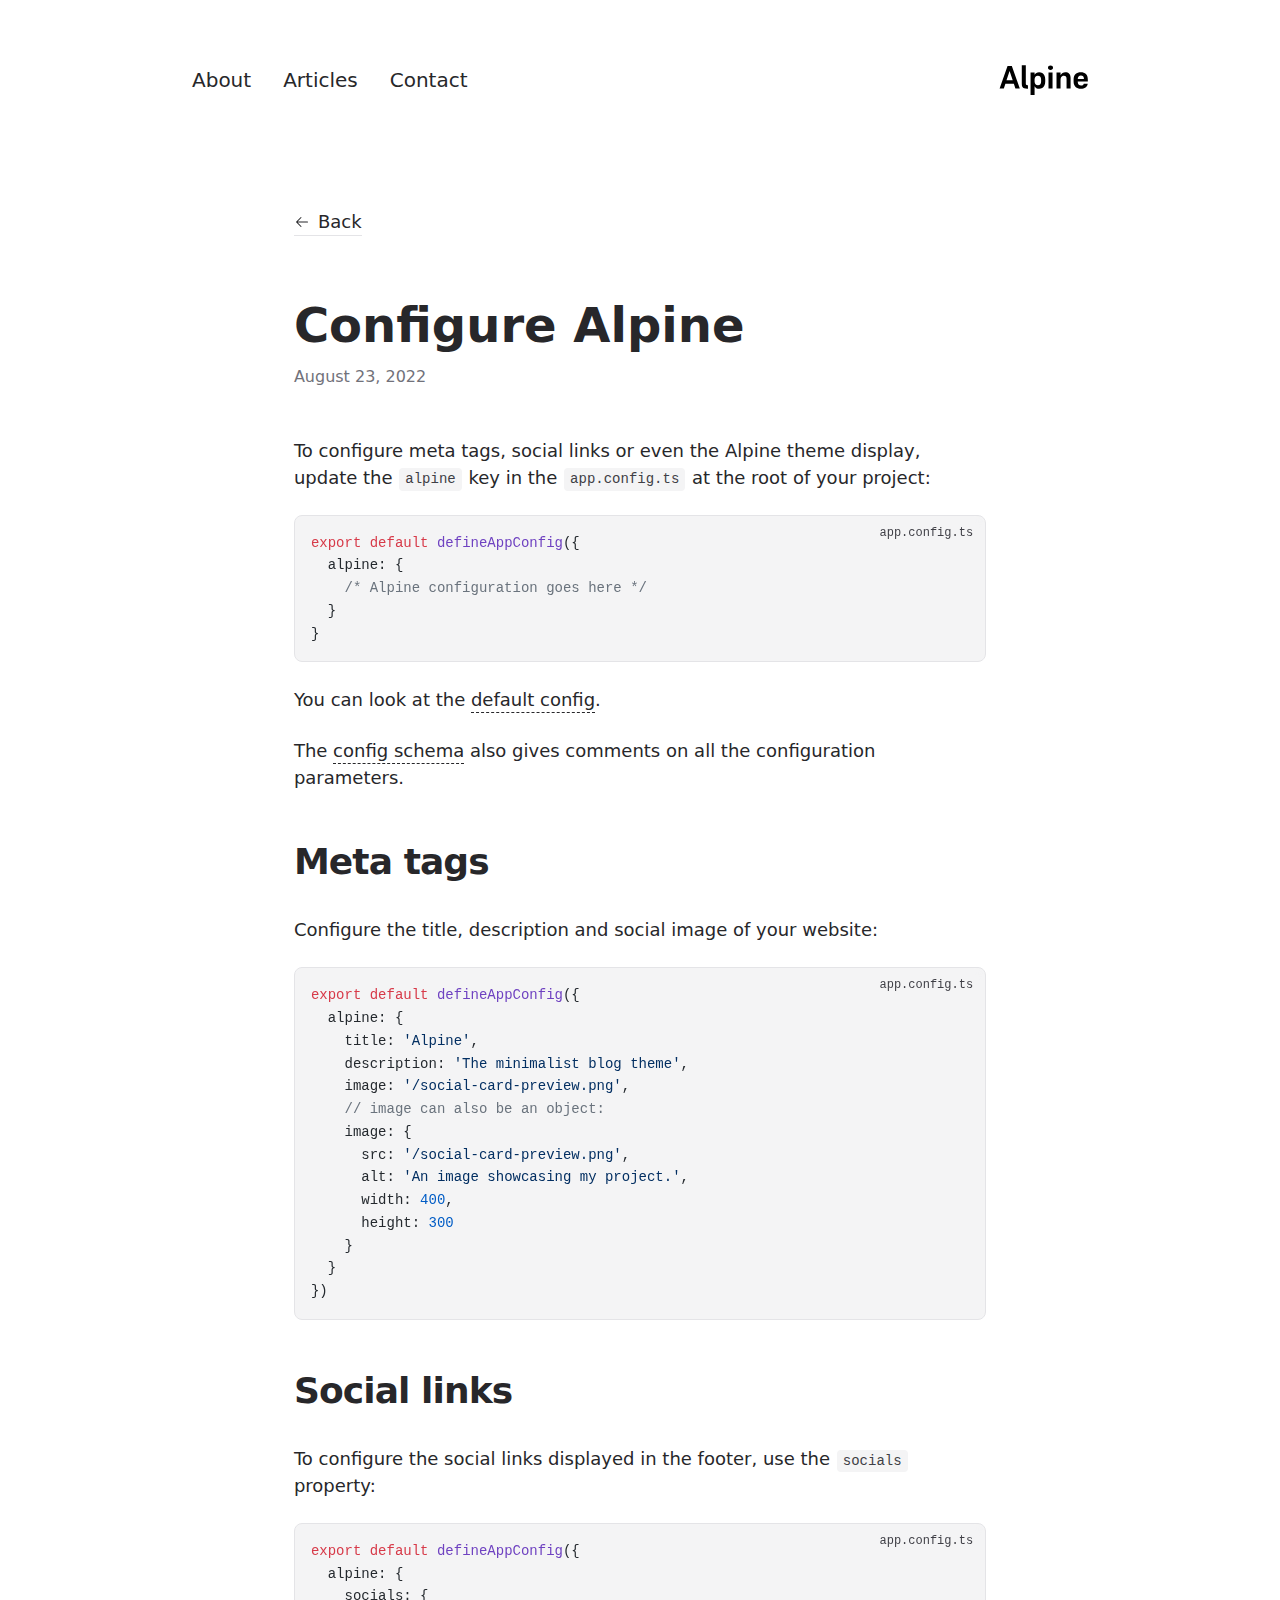
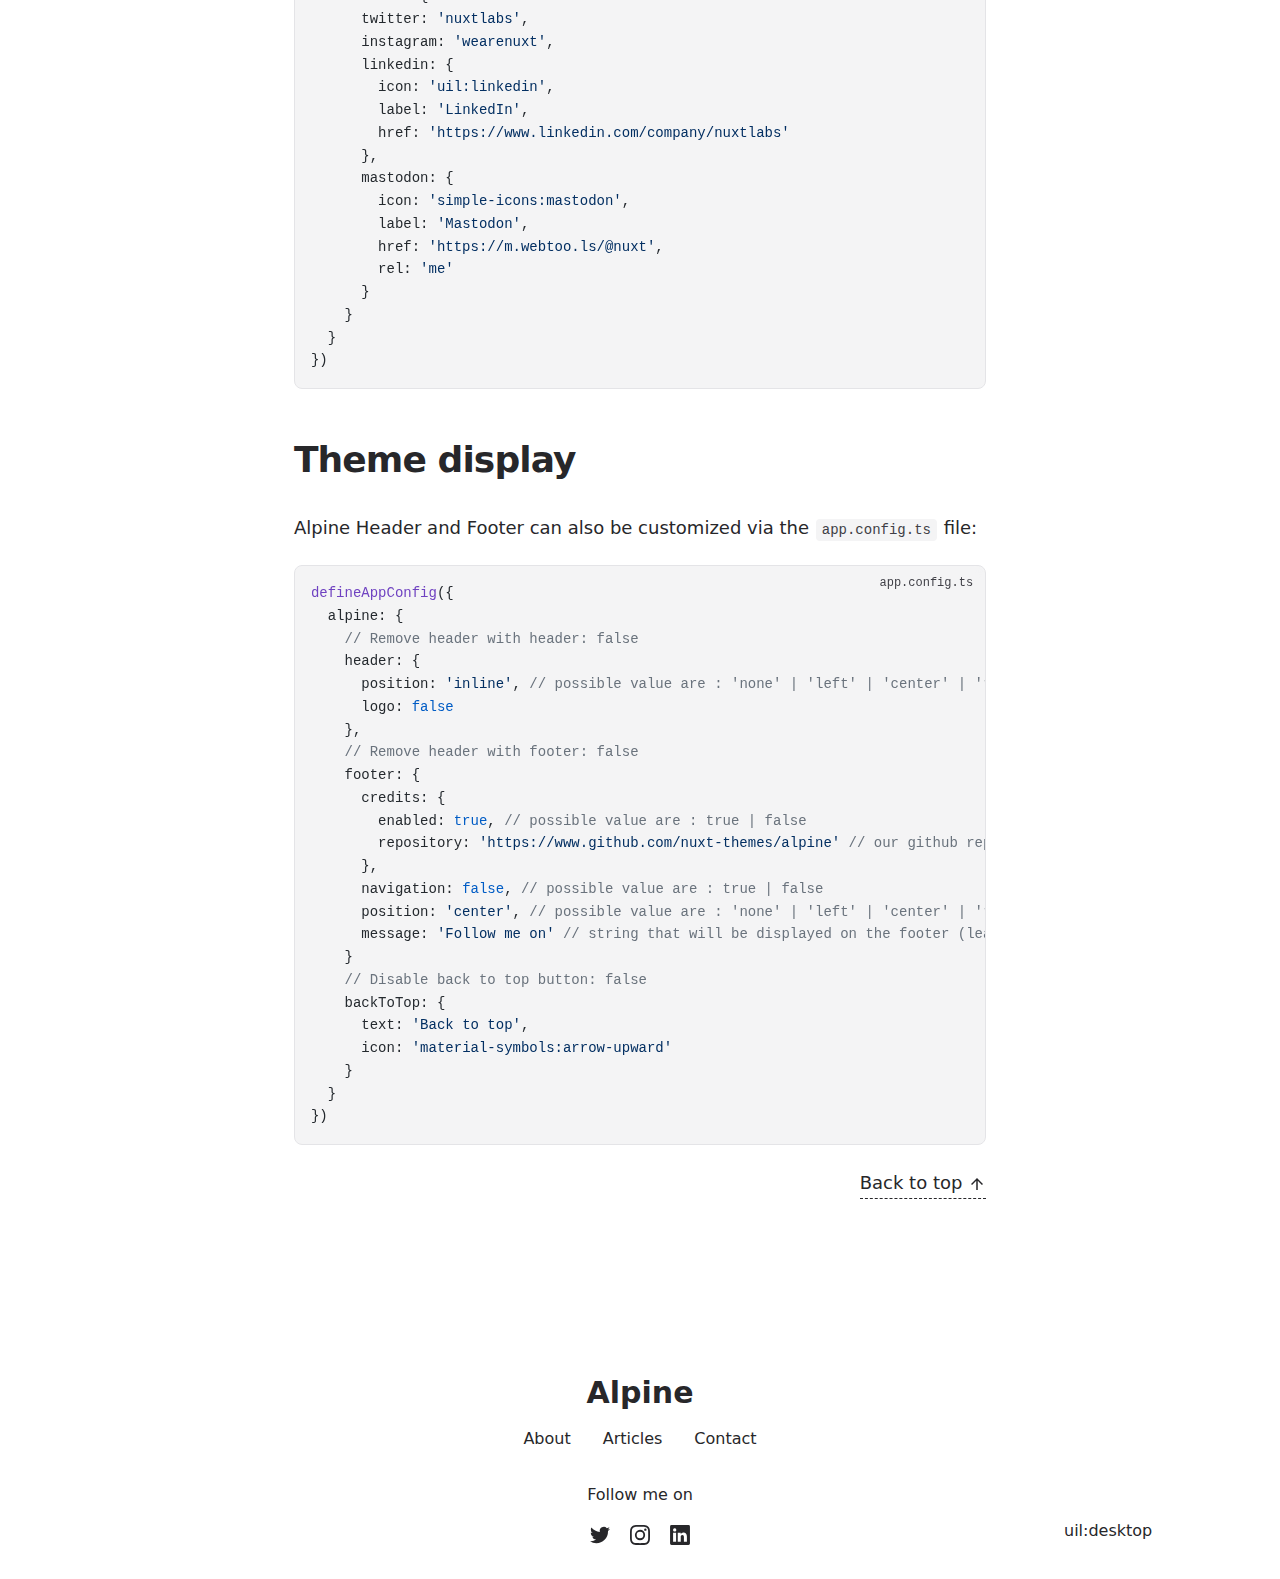
<file: articles/configure/index.html>
<!DOCTYPE html>
<html  lang="en">
<head><meta charset="utf-8">
<meta name="viewport" content="width=device-width, initial-scale=1">
<title>Configure Alpine</title>
<meta name="twitter:card" content="summary_large_image">
<meta property="og:image:width" content="400">
<meta property="og:image:height" content="300">
<meta property="og:image:alt" content="An image showcasing my project.">
<meta property="og:title" content="Configure Alpine">
<meta name="description" content="Learn how to configure Alpine with the app.config.ts file.">
<meta property="og:description" content="Learn how to configure Alpine with the app.config.ts file.">
<meta property="og:image" content="/articles/configure-alpine.webp">
<link rel="preload" as="fetch" crossorigin="anonymous" href="/articles/configure/_payload.json">
<link rel="stylesheet" href="/_nuxt/entry.a72b6484.css">
<link rel="stylesheet" href="/_nuxt/DocumentDrivenNotFound.45fc4b72.css">
<link rel="stylesheet" href="/_nuxt/article.e62575a5.css">
<link rel="stylesheet" href="/_nuxt/ProseA.96f590f5.css">
<link rel="stylesheet" href="/_nuxt/ProseH1.34288a05.css">
<link rel="stylesheet" href="/_nuxt/ProseP.ead1a011.css">
<link rel="stylesheet" href="/_nuxt/ProseCodeInline.6c82075a.css">
<link rel="stylesheet" href="/_nuxt/ProsePre.e63e49c6.css">
<link rel="stylesheet" href="/_nuxt/ProseCode.35723e64.css">
<link rel="stylesheet" href="/_nuxt/ProseH2.9d845232.css">
<link rel="modulepreload" as="script" crossorigin href="/_nuxt/entry.393e3877.js">
<link rel="modulepreload" as="script" crossorigin href="/_nuxt/NuxtImg.f37421b6.js">
<link rel="modulepreload" as="script" crossorigin href="/_nuxt/document-driven.5f67d74b.js">
<link rel="modulepreload" as="script" crossorigin href="/_nuxt/DocumentDrivenEmpty.9feaeeb9.js">
<link rel="modulepreload" as="script" crossorigin href="/_nuxt/ContentRenderer.83737e6d.js">
<link rel="modulepreload" as="script" crossorigin href="/_nuxt/ContentRendererMarkdown.vue.debccf9e.js">
<link rel="modulepreload" as="script" crossorigin href="/_nuxt/DocumentDrivenNotFound.29f9989a.js">
<link rel="modulepreload" as="script" crossorigin href="/_nuxt/article.017be827.js">
<link rel="modulepreload" as="script" crossorigin href="/_nuxt/ProseA.9ff0bc55.js">
<link rel="modulepreload" as="script" crossorigin href="/_nuxt/date.824a539b.js">
<link rel="modulepreload" as="script" crossorigin href="/_nuxt/ContentRendererMarkdown.3632bb80.js">
<link rel="modulepreload" as="script" crossorigin href="/_nuxt/ProseH1.eda792de.js">
<link rel="modulepreload" as="script" crossorigin href="/_nuxt/ProseP.ae805289.js">
<link rel="modulepreload" as="script" crossorigin href="/_nuxt/ProseCodeInline.4670811c.js">
<link rel="modulepreload" as="script" crossorigin href="/_nuxt/ProsePre.39d55e85.js">
<link rel="modulepreload" as="script" crossorigin href="/_nuxt/ProseCode.9a74f841.js">
<link rel="modulepreload" as="script" crossorigin href="/_nuxt/ProseH2.9843e02c.js">
<link rel="prefetch" as="script" crossorigin href="/_nuxt/default.0cc11bb0.js">
<link rel="prefetch" as="script" crossorigin href="/_nuxt/page.0bfd4b0d.js">
<link rel="prefetch" as="script" crossorigin href="/_nuxt/client-db.1a7f8a3d.js">
<link rel="prefetch" as="script" crossorigin href="/_nuxt/debug.939f096f.js">
<link rel="prefetch" as="style" href="/_nuxt/useStudio.f3e13c21.css">
<link rel="prefetch" as="script" crossorigin href="/_nuxt/useStudio.4ee14a1b.js">
<link rel="prefetch" as="style" href="/_nuxt/error-404.7910d5ca.css">
<link rel="prefetch" as="script" crossorigin href="/_nuxt/error-404.1f6532cb.js">
<link rel="prefetch" as="style" href="/_nuxt/error-500.1db01289.css">
<link rel="prefetch" as="script" crossorigin href="/_nuxt/error-500.d22b4c49.js">
<script type="module" src="/_nuxt/entry.393e3877.js" crossorigin></script><style id="pinceau-runtime-hydratable">@media{.phy[--]{--puid:bdr57K-v;}.pv-hyr_bg{max-width:var(--elements-container-maxWidth);padding-left:var(--elements-container-padding-mobile);padding-right:var(--elements-container-padding-mobile);}@media (min-width: 475px){.pv-hyr_bg{padding-left:var(--elements-container-padding-xs);padding-right:var(--elements-container-padding-xs);}}@media (min-width: 640px){.pv-hyr_bg{padding-left:var(--elements-container-padding-sm);padding-right:var(--elements-container-padding-sm);}}@media (min-width: 768px){.pv-hyr_bg{padding-left:var(--elements-container-padding-md);padding-right:var(--elements-container-padding-md);}}} </style><style id="pinceau-theme">@media { :root {--pinceau-mq: initial; --alpine-readableLine: 68ch;--alpine-backdrop-backgroundColor: #f4f4f5b3;--prose-code-inline-padding: 0.2rem 0.375rem 0.2rem 0.375rem;--prose-code-block-backdropFilter: contrast(1);--prose-code-block-border-style: solid;--prose-code-block-border-width: 1px;--prose-tbody-tr-borderBottom-style: dashed;--prose-tbody-tr-borderBottom-width: 1px;--prose-th-textAlign: inherit;--prose-thead-borderBottom-style: solid;--prose-thead-borderBottom-width: 1px;--prose-thead-border-style: solid;--prose-thead-border-width: 0px;--prose-table-textAlign: start;--prose-hr-width: 1px;--prose-hr-style: solid;--prose-li-listStylePosition: outside;--prose-ol-li-markerColor: currentColor;--prose-ol-paddingInlineStart: 21px;--prose-ol-listStyleType: decimal;--prose-ul-li-markerColor: currentColor;--prose-ul-paddingInlineStart: 21px;--prose-ul-listStyleType: disc;--prose-blockquote-border-style: solid;--prose-blockquote-border-width: 4px;--prose-blockquote-quotes: '201C' '201D' '2018' '2019';--prose-blockquote-paddingInlineStart: 24px;--prose-a-code-color-hover: currentColor;--prose-a-code-color-static: currentColor;--prose-a-hasCode-borderBottom: none;--prose-a-border-distance: 2px;--prose-a-border-color-hover: currentColor;--prose-a-border-color-static: currentColor;--prose-a-border-style-hover: solid;--prose-a-border-style-static: dashed;--prose-a-border-width: 1px;--prose-a-color-static: inherit;--prose-a-textDecoration: none;--prose-h6-margin: 3rem 0 2rem;--prose-h5-margin: 3rem 0 2rem;--prose-h4-margin: 3rem 0 2rem;--prose-h3-margin: 3rem 0 2rem;--prose-h2-margin: 3rem 0 2rem;--prose-h1-margin: 0 0 2rem;--prose-p-fontSize: 18px;--typography-lead-loose: 2;--typography-lead-relaxed: 1.625;--typography-lead-normal: 1.5;--typography-lead-snug: 1.375;--typography-lead-tight: 1.25;--typography-lead-none: 1;--typography-lead-10: 2.5rem;--typography-lead-9: 2.25rem;--typography-lead-8: 2rem;--typography-lead-7: 1.75rem;--typography-lead-6: 1.5rem;--typography-lead-5: 1.25rem;--typography-lead-4: 1rem;--typography-lead-3: .75rem;--typography-lead-2: .5rem;--typography-lead-1: .025rem;--typography-fontWeight-black: 900;--typography-fontWeight-extrabold: 800;--typography-fontWeight-bold: 700;--typography-fontWeight-semibold: 600;--typography-fontWeight-medium: 500;--typography-fontWeight-normal: 400;--typography-fontWeight-light: 300;--typography-fontWeight-extralight: 200;--typography-fontWeight-thin: 100;--typography-fontSize-9xl: 128px;--typography-fontSize-8xl: 96px;--typography-fontSize-7xl: 72px;--typography-fontSize-6xl: 60px;--typography-fontSize-5xl: 48px;--typography-fontSize-4xl: 36px;--typography-fontSize-3xl: 30px;--typography-fontSize-2xl: 24px;--typography-fontSize-xl: 20px;--typography-fontSize-lg: 18px;--typography-fontSize-base: 16px;--typography-fontSize-sm: 14px;--typography-fontSize-xs: 12px;--typography-letterSpacing-wide: 0.025em;--typography-letterSpacing-tight: -0.025em;--typography-verticalMargin-base: 24px;--typography-verticalMargin-sm: 16px;--elements-border-secondary-hover: [object Object];--elements-backdrop-background: #fffc;--elements-backdrop-filter: saturate(200%) blur(20px);--elements-container-maxWidth: 64rem;--lead-loose: 2;--lead-relaxed: 1.625;--lead-normal: 1.5;--lead-snug: 1.375;--lead-tight: 1.25;--lead-none: 1;--lead-10: 2.5rem;--lead-9: 2.25rem;--lead-8: 2rem;--lead-7: 1.75rem;--lead-6: 1.5rem;--lead-5: 1.25rem;--lead-4: 1rem;--lead-3: .75rem;--lead-2: .5rem;--lead-1: .025rem;--letterSpacing-widest: 0.1em;--letterSpacing-wider: 0.05em;--letterSpacing-wide: 0.025em;--letterSpacing-normal: 0em;--letterSpacing-tight: -0.025em;--letterSpacing-tighter: -0.05em;--fontSize-9xl: 8rem;--fontSize-8xl: 6rem;--fontSize-7xl: 4.5rem;--fontSize-6xl: 3.75rem;--fontSize-5xl: 3rem;--fontSize-4xl: 2.25rem;--fontSize-3xl: 1.875rem;--fontSize-2xl: 1.5rem;--fontSize-xl: 1.25rem;--fontSize-lg: 1.125rem;--fontSize-base: 1rem;--fontSize-sm: 0.875rem;--fontSize-xs: 0.75rem;--fontWeight-black: 900;--fontWeight-extrabold: 800;--fontWeight-bold: 700;--fontWeight-semibold: 600;--fontWeight-medium: 500;--fontWeight-normal: 400;--fontWeight-light: 300;--fontWeight-extralight: 200;--fontWeight-thin: 100;--font-mono: ui-monospace, SFMono-Regular, Menlo, Monaco, Consolas, Liberation Mono, Courier New, monospace;--font-serif: ui-serif, Georgia, Cambria, Times New Roman, Times, serif;--font-sans: ui-sans-serif, system-ui, -apple-system, BlinkMacSystemFont, Segoe UI, Roboto, Helvetica Neue, Arial, Noto Sans, sans-serif, Apple Color Emoji, Segoe UI Emoji, Segoe UI Symbol, Noto Color Emoji;--opacity-total: 1;--opacity-high: 0.8;--opacity-medium: 0.5;--opacity-soft: 0.3;--opacity-light: 0.15;--opacity-bright: 0.1;--opacity-noOpacity: 0;--borderWidth-lg: 3px;--borderWidth-md: 2px;--borderWidth-sm: 1px;--borderWidth-noBorder: 0;--space-rem-875: 0.875rem;--space-rem-625: 0.625rem;--space-rem-375: 0.375rem;--space-rem-125: 0.125rem;--space-px: 1px;--space-128: 32rem;--space-96: 24rem;--space-80: 20rem;--space-72: 18rem;--space-64: 16rem;--space-60: 15rem;--space-56: 14rem;--space-52: 13rem;--space-48: 12rem;--space-44: 11rem;--space-40: 10rem;--space-36: 9rem;--space-32: 8rem;--space-28: 7rem;--space-24: 6rem;--space-20: 5rem;--space-16: 4rem;--space-14: 3.5rem;--space-12: 3rem;--space-11: 2.75rem;--space-10: 2.5rem;--space-9: 2.25rem;--space-8: 2rem;--space-7: 1.75rem;--space-6: 1.5rem;--space-5: 1.25rem;--space-4: 1rem;--space-3: 0.75rem;--space-2: 0.5rem;--space-1: 0.25rem;--space-0: 0px;--size-full: 100%;--size-7xl: 80rem;--size-6xl: 72rem;--size-5xl: 64rem;--size-4xl: 56rem;--size-3xl: 48rem;--size-2xl: 42rem;--size-xl: 36rem;--size-lg: 32rem;--size-md: 28rem;--size-sm: 24rem;--size-xs: 20rem;--size-200: 200px;--size-104: 104px;--size-80: 80px;--size-64: 64px;--size-56: 56px;--size-48: 48px;--size-40: 40px;--size-32: 32px;--size-24: 24px;--size-20: 20px;--size-16: 16px;--size-12: 12px;--size-8: 8px;--size-6: 6px;--size-4: 4px;--size-2: 2px;--size-0: 0px;--radii-full: 9999px;--radii-3xl: 1.75rem;--radii-2xl: 1.5rem;--radii-xl: 1rem;--radii-lg: 0.75rem;--radii-md: 0.5rem;--radii-sm: 0.375rem;--radii-xs: 0.25rem;--radii-2xs: 0.125rem;--radii-none: 0px;--shadow-none: 0px 0px 0px 0px transparent;--shadow-lg: 0px 10px 15px -3px #000000, 0px 4px 6px -4px #000000;--shadow-md: 0px 4px 6px -1px #000000, 0px 2px 4px -2px #000000;--shadow-sm: 0px 1px 3px 0px #000000, 0px 1px 2px -1px #000000;--shadow-xs: 0px 1px 2px 0px #000000;--height-screen: 100vh;--width-screen: 100vw;--color-primary-900: #002e38;--color-primary-800: #005c70;--color-primary-700: #008aa9;--color-primary-600: #00b9e1;--color-primary-500: #1ad6ff;--color-primary-400: #40ddff;--color-primary-300: #66e4ff;--color-primary-200: #8deaff;--color-primary-100: #b3f1ff;--color-primary-50: #d9f8ff;--color-ruby-900: #380011;--color-ruby-800: #700021;--color-ruby-700: #a90032;--color-ruby-600: #e10043;--color-ruby-500: #ff1a5e;--color-ruby-400: #ff4079;--color-ruby-300: #ff6694;--color-ruby-200: #ff8dae;--color-ruby-100: #ffb3c9;--color-ruby-50: #ffd9e4;--color-pink-900: #380025;--color-pink-800: #70004b;--color-pink-700: #a90070;--color-pink-600: #e10095;--color-pink-500: #ff1ab2;--color-pink-400: #ff40bf;--color-pink-300: #ff66cc;--color-pink-200: #ff8dd8;--color-pink-100: #ffb3e5;--color-pink-50: #ffd9f2;--color-purple-900: #190038;--color-purple-800: #330070;--color-purple-700: #4c00a9;--color-purple-600: #6500e1;--color-purple-500: #811aff;--color-purple-400: #9640ff;--color-purple-300: #ab66ff;--color-purple-200: #c08dff;--color-purple-100: #d5b3ff;--color-purple-50: #ead9ff;--color-royalblue-900: #0b0531;--color-royalblue-800: #160a62;--color-royalblue-700: #211093;--color-royalblue-600: #2c15c4;--color-royalblue-500: #4127e8;--color-royalblue-400: #614bec;--color-royalblue-300: #806ff0;--color-royalblue-200: #a093f3;--color-royalblue-100: #c0b7f7;--color-royalblue-50: #dfdbfb;--color-indigoblue-900: #001238;--color-indigoblue-800: #002370;--color-indigoblue-700: #0035a9;--color-indigoblue-600: #0047e1;--color-indigoblue-500: #1a62ff;--color-indigoblue-400: #407cff;--color-indigoblue-300: #6696ff;--color-indigoblue-200: #8db0ff;--color-indigoblue-100: #b3cbff;--color-indigoblue-50: #d9e5ff;--color-blue-900: #002438;--color-blue-800: #004870;--color-blue-700: #006ca9;--color-blue-600: #0090e1;--color-blue-500: #1aadff;--color-blue-400: #40bbff;--color-blue-300: #66c8ff;--color-blue-200: #8dd6ff;--color-blue-100: #b3e4ff;--color-blue-50: #d9f1ff;--color-lightblue-900: #002e38;--color-lightblue-800: #005c70;--color-lightblue-700: #008aa9;--color-lightblue-600: #00b9e1;--color-lightblue-500: #1ad6ff;--color-lightblue-400: #40ddff;--color-lightblue-300: #66e4ff;--color-lightblue-200: #8deaff;--color-lightblue-100: #b3f1ff;--color-lightblue-50: #d9f8ff;--color-teal-900: #062a28;--color-teal-800: #0b544f;--color-teal-700: #117d77;--color-teal-600: #16a79e;--color-teal-500: #1cd1c6;--color-teal-400: #36e4da;--color-teal-300: #5fe9e1;--color-teal-200: #87efe9;--color-teal-100: #aff4f0;--color-teal-50: #d7faf8;--color-pear-900: #2a2b09;--color-pear-800: #545512;--color-pear-700: #7e801b;--color-pear-600: #a8aa24;--color-pear-500: #d0d32f;--color-pear-400: #d8da52;--color-pear-300: #e0e274;--color-pear-200: #e8e997;--color-pear-100: #eff0ba;--color-pear-50: #f7f8dc;--color-red-900: #380300;--color-red-800: #700700;--color-red-700: #a90a00;--color-red-600: #e10e00;--color-red-500: #ff281a;--color-red-400: #ff4c40;--color-red-300: #ff7066;--color-red-200: #ff948d;--color-red-100: #ffb7b3;--color-red-50: #ffdbd9;--color-orange-900: #381800;--color-orange-800: #702f00;--color-orange-700: #a94700;--color-orange-600: #e15e00;--color-orange-500: #ff7a1a;--color-orange-400: #ff9040;--color-orange-300: #ffa666;--color-orange-200: #ffbd8d;--color-orange-100: #ffd3b3;--color-orange-50: #ffe9d9;--color-yellow-900: #362b03;--color-yellow-800: #6d5605;--color-yellow-700: #a38108;--color-yellow-600: #daac0a;--color-yellow-500: #f5c828;--color-yellow-400: #f7d14c;--color-yellow-300: #f8da70;--color-yellow-200: #fae393;--color-yellow-100: #fcedb7;--color-yellow-50: #fdf6db;--color-green-900: #003f25;--color-green-800: #005e38;--color-green-700: #007e4a;--color-green-600: #009d5d;--color-green-500: #00bd6f;--color-green-400: #00dc82;--color-green-300: #30ffaa;--color-green-200: #83ffcc;--color-green-100: #acffdd;--color-green-50: #d6ffee;--color-gray-900: #18181B;--color-gray-800: #27272A;--color-gray-700: #3f3f46;--color-gray-600: #52525B;--color-gray-500: #71717A;--color-gray-400: #a1a1aa;--color-gray-300: #D4d4d8;--color-gray-200: #e4e4e7;--color-gray-100: #f4f4f5;--color-gray-50: #fafafa;--color-black: #0c0c0d;--color-white: #FFFFFF;--media-portrait: only screen and (orientation: portrait);--media-landscape: only screen and (orientation: landscape);--media-rm: (prefers-reduced-motion: reduce);--media-2xl: (min-width: 1536px);--media-xl: (min-width: 1280px);--media-lg: (min-width: 1024px);--media-md: (min-width: 768px);--media-sm: (min-width: 640px);--media-xs: (min-width: 475px);--alpine-body-color: var(--color-gray-800);--alpine-body-backgroundColor: var(--color-white);--prose-code-inline-fontWeight: var(--typography-fontWeight-normal);--prose-code-inline-fontSize: var(--typography-fontSize-sm);--prose-code-inline-borderRadius: var(--radii-xs);--prose-code-block-pre-padding: var(--typography-verticalMargin-sm);--prose-code-block-margin: var(--typography-verticalMargin-base) 0;--prose-code-block-fontSize: var(--typography-fontSize-sm);--prose-tbody-code-inline-fontSize: var(--typography-fontSize-sm);--prose-tbody-td-padding: var(--typography-verticalMargin-sm);--prose-th-fontWeight: var(--typography-fontWeight-semibold);--prose-th-padding: 0 var(--typography-verticalMargin-sm) var(--typography-verticalMargin-sm) var(--typography-verticalMargin-sm);--prose-table-lineHeight: var(--typography-lead-6);--prose-table-fontSize: var(--typography-fontSize-sm);--prose-table-margin: var(--typography-verticalMargin-base) 0;--prose-hr-margin: var(--typography-verticalMargin-base) 0;--prose-li-margin: var(--typography-verticalMargin-sm) 0;--prose-ol-margin: var(--typography-verticalMargin-base) 0;--prose-ul-margin: var(--typography-verticalMargin-base) 0;--prose-blockquote-margin: var(--typography-verticalMargin-base) 0;--prose-a-code-border-style: var(--prose-a-border-style-static);--prose-a-code-border-width: var(--prose-a-border-width);--prose-a-fontWeight: var(--typography-fontWeight-medium);--prose-img-margin: var(--typography-verticalMargin-base) 0;--prose-strong-fontWeight: var(--typography-fontWeight-semibold);--prose-h6-iconSize: var(--typography-fontSize-base);--prose-h6-fontWeight: var(--typography-fontWeight-semibold);--prose-h6-lineHeight: var(--typography-lead-normal);--prose-h6-fontSize: var(--typography-fontSize-lg);--prose-h5-iconSize: var(--typography-fontSize-lg);--prose-h5-fontWeight: var(--typography-fontWeight-semibold);--prose-h5-lineHeight: var(--typography-lead-snug);--prose-h5-fontSize: var(--typography-fontSize-xl);--prose-h4-iconSize: var(--typography-fontSize-lg);--prose-h4-letterSpacing: var(--typography-letterSpacing-tight);--prose-h4-fontWeight: var(--typography-fontWeight-semibold);--prose-h4-lineHeight: var(--typography-lead-snug);--prose-h4-fontSize: var(--typography-fontSize-2xl);--prose-h3-iconSize: var(--typography-fontSize-xl);--prose-h3-letterSpacing: var(--typography-letterSpacing-tight);--prose-h3-fontWeight: var(--typography-fontWeight-semibold);--prose-h3-lineHeight: var(--typography-lead-snug);--prose-h3-fontSize: var(--typography-fontSize-3xl);--prose-h2-iconSize: var(--typography-fontSize-2xl);--prose-h2-letterSpacing: var(--typography-letterSpacing-tight);--prose-h2-fontWeight: var(--typography-fontWeight-semibold);--prose-h2-lineHeight: var(--typography-lead-tight);--prose-h2-fontSize: var(--typography-fontSize-4xl);--prose-h1-iconSize: var(--typography-fontSize-3xl);--prose-h1-letterSpacing: var(--typography-letterSpacing-tight);--prose-h1-fontWeight: var(--typography-fontWeight-bold);--prose-h1-lineHeight: var(--typography-lead-tight);--prose-h1-fontSize: var(--typography-fontSize-5xl);--prose-p-br-margin: var(--typography-verticalMargin-base) 0 0 0;--prose-p-margin: var(--typography-verticalMargin-base) 0;--prose-p-lineHeight: var(--typography-lead-normal);--typography-color-primary-900: var(--color-primary-900);--typography-color-primary-800: var(--color-primary-800);--typography-color-primary-700: var(--color-primary-700);--typography-color-primary-600: var(--color-primary-600);--typography-color-primary-500: var(--color-primary-500);--typography-color-primary-400: var(--color-primary-400);--typography-color-primary-300: var(--color-primary-300);--typography-color-primary-200: var(--color-primary-200);--typography-color-primary-100: var(--color-primary-100);--typography-color-primary-50: var(--color-primary-50);--typography-font-code: var(--font-mono);--typography-font-body: var(--font-sans);--typography-font-display: var(--font-sans);--typography-body-backgroundColor: var(--color-white);--typography-body-color: var(--color-black);--elements-state-danger-borderColor-secondary: var(--color-red-200);--elements-state-danger-borderColor-primary: var(--color-red-100);--elements-state-danger-backgroundColor-secondary: var(--color-red-100);--elements-state-danger-backgroundColor-primary: var(--color-red-50);--elements-state-danger-color-secondary: var(--color-red-600);--elements-state-danger-color-primary: var(--color-red-500);--elements-state-warning-borderColor-secondary: var(--color-yellow-200);--elements-state-warning-borderColor-primary: var(--color-yellow-100);--elements-state-warning-backgroundColor-secondary: var(--color-yellow-100);--elements-state-warning-backgroundColor-primary: var(--color-yellow-50);--elements-state-warning-color-secondary: var(--color-yellow-700);--elements-state-warning-color-primary: var(--color-yellow-600);--elements-state-success-borderColor-secondary: var(--color-green-200);--elements-state-success-borderColor-primary: var(--color-green-100);--elements-state-success-backgroundColor-secondary: var(--color-green-100);--elements-state-success-backgroundColor-primary: var(--color-green-50);--elements-state-success-color-secondary: var(--color-green-600);--elements-state-success-color-primary: var(--color-green-500);--elements-state-info-borderColor-secondary: var(--color-blue-200);--elements-state-info-borderColor-primary: var(--color-blue-100);--elements-state-info-backgroundColor-secondary: var(--color-blue-100);--elements-state-info-backgroundColor-primary: var(--color-blue-50);--elements-state-info-color-secondary: var(--color-blue-600);--elements-state-info-color-primary: var(--color-blue-500);--elements-state-primary-borderColor-secondary: var(--color-primary-200);--elements-state-primary-borderColor-primary: var(--color-primary-100);--elements-state-primary-backgroundColor-secondary: var(--color-primary-100);--elements-state-primary-backgroundColor-primary: var(--color-primary-50);--elements-state-primary-color-secondary: var(--color-primary-700);--elements-state-primary-color-primary: var(--color-primary-600);--elements-surface-secondary-backgroundColor: var(--color-gray-200);--elements-surface-primary-backgroundColor: var(--color-gray-100);--elements-surface-background-base: var(--color-gray-100);--elements-border-secondary-static: var(--color-gray-200);--elements-border-primary-hover: var(--color-gray-200);--elements-border-primary-static: var(--color-gray-100);--elements-container-padding-md: var(--space-16);--elements-container-padding-sm: var(--space-12);--elements-container-padding-xs: var(--space-8);--elements-container-padding-mobile: var(--space-6);--elements-text-secondary-color-hover: var(--color-gray-700);--elements-text-secondary-color-static: var(--color-gray-500);--elements-text-primary-color-static: var(--color-gray-900);--text-6xl-lineHeight: var(--lead-none);--text-6xl-fontSize: var(--fontSize-6xl);--text-5xl-lineHeight: var(--lead-none);--text-5xl-fontSize: var(--fontSize-5xl);--text-4xl-lineHeight: var(--lead-10);--text-4xl-fontSize: var(--fontSize-4xl);--text-3xl-lineHeight: var(--lead-9);--text-3xl-fontSize: var(--fontSize-3xl);--text-2xl-lineHeight: var(--lead-8);--text-2xl-fontSize: var(--fontSize-2xl);--text-xl-lineHeight: var(--lead-7);--text-xl-fontSize: var(--fontSize-xl);--text-lg-lineHeight: var(--lead-7);--text-lg-fontSize: var(--fontSize-lg);--text-base-lineHeight: var(--lead-6);--text-base-fontSize: var(--fontSize-base);--text-sm-lineHeight: var(--lead-5);--text-sm-fontSize: var(--fontSize-sm);--text-xs-lineHeight: var(--lead-4);--text-xs-fontSize: var(--fontSize-xs);--shadow-2xl: 0px 25px 50px -12px var(--color-gray-900);--shadow-xl: 0px 20px 25px -5px var(--color-gray-400), 0px 8px 10px -6px #000000;--color-secondary-900: var(--color-gray-900);--color-secondary-800: var(--color-gray-800);--color-secondary-700: var(--color-gray-700);--color-secondary-600: var(--color-gray-600);--color-secondary-500: var(--color-gray-500);--color-secondary-400: var(--color-gray-400);--color-secondary-300: var(--color-gray-300);--color-secondary-200: var(--color-gray-200);--color-secondary-100: var(--color-gray-100);--color-secondary-50: var(--color-gray-50);--prose-a-code-background-hover: var(--typography-color-primary-50);--prose-a-code-border-color-hover: var(--typography-color-primary-500);--prose-a-color-hover: var(--typography-color-primary-500);--typography-color-secondary-900: var(--color-secondary-900);--typography-color-secondary-800: var(--color-secondary-800);--typography-color-secondary-700: var(--color-secondary-700);--typography-color-secondary-600: var(--color-secondary-600);--typography-color-secondary-500: var(--color-secondary-500);--typography-color-secondary-400: var(--color-secondary-400);--typography-color-secondary-300: var(--color-secondary-300);--typography-color-secondary-200: var(--color-secondary-200);--typography-color-secondary-100: var(--color-secondary-100);--typography-color-secondary-50: var(--color-secondary-50);--prose-code-inline-backgroundColor: var(--typography-color-secondary-100);--prose-code-inline-color: var(--typography-color-secondary-700);--prose-code-block-backgroundColor: var(--typography-color-secondary-100);--prose-code-block-color: var(--typography-color-secondary-700);--prose-code-block-border-color: var(--typography-color-secondary-200);--prose-tbody-tr-borderBottom-color: var(--typography-color-secondary-200);--prose-th-color: var(--typography-color-secondary-600);--prose-thead-borderBottom-color: var(--typography-color-secondary-200);--prose-thead-border-color: var(--typography-color-secondary-300);--prose-hr-color: var(--typography-color-secondary-200);--prose-blockquote-border-color: var(--typography-color-secondary-200);--prose-blockquote-color: var(--typography-color-secondary-500);--prose-a-code-border-color-static: var(--typography-color-secondary-400); } }@media { :root.dark {--pinceau-mq: dark; --alpine-backdrop-backgroundColor: #18181bb3;--prose-code-block-backdropFilter: contrast(1);--prose-ol-li-markerColor: currentColor;--prose-ul-li-markerColor: currentColor;--prose-a-code-color-hover: currentColor;--prose-a-code-color-static: currentColor;--prose-a-border-color-hover: currentColor;--prose-a-border-color-static: currentColor;--prose-a-color-static: inherit;--elements-backdrop-background: #0c0d0ccc;--alpine-body-color: var(--color-gray-200);--alpine-body-backgroundColor: var(--color-black);--typography-body-backgroundColor: var(--color-black);--typography-body-color: var(--color-white);--elements-state-danger-borderColor-secondary: var(--color-red-700);--elements-state-danger-borderColor-primary: var(--color-red-800);--elements-state-danger-backgroundColor-secondary: var(--color-red-800);--elements-state-danger-backgroundColor-primary: var(--color-red-900);--elements-state-danger-color-secondary: var(--color-red-200);--elements-state-danger-color-primary: var(--color-red-300);--elements-state-warning-borderColor-secondary: var(--color-yellow-700);--elements-state-warning-borderColor-primary: var(--color-yellow-800);--elements-state-warning-backgroundColor-secondary: var(--color-yellow-800);--elements-state-warning-backgroundColor-primary: var(--color-yellow-900);--elements-state-warning-color-secondary: var(--color-yellow-200);--elements-state-warning-color-primary: var(--color-yellow-400);--elements-state-success-borderColor-secondary: var(--color-green-700);--elements-state-success-borderColor-primary: var(--color-green-800);--elements-state-success-backgroundColor-secondary: var(--color-green-800);--elements-state-success-backgroundColor-primary: var(--color-green-900);--elements-state-success-color-secondary: var(--color-green-200);--elements-state-success-color-primary: var(--color-green-400);--elements-state-info-borderColor-secondary: var(--color-blue-700);--elements-state-info-borderColor-primary: var(--color-blue-800);--elements-state-info-backgroundColor-secondary: var(--color-blue-800);--elements-state-info-backgroundColor-primary: var(--color-blue-900);--elements-state-info-color-secondary: var(--color-blue-200);--elements-state-info-color-primary: var(--color-blue-400);--elements-state-primary-borderColor-secondary: var(--color-primary-700);--elements-state-primary-borderColor-primary: var(--color-primary-800);--elements-state-primary-backgroundColor-secondary: var(--color-primary-800);--elements-state-primary-backgroundColor-primary: var(--color-primary-900);--elements-state-primary-color-secondary: var(--color-primary-200);--elements-state-primary-color-primary: var(--color-primary-400);--elements-surface-secondary-backgroundColor: var(--color-gray-800);--elements-surface-primary-backgroundColor: var(--color-gray-900);--elements-surface-background-base: var(--color-gray-900);--elements-border-secondary-static: var(--color-gray-800);--elements-border-primary-hover: var(--color-gray-800);--elements-border-primary-static: var(--color-gray-900);--elements-text-secondary-color-hover: var(--color-gray-200);--elements-text-secondary-color-static: var(--color-gray-400);--elements-text-primary-color-static: var(--color-gray-50);--prose-a-code-background-hover: var(--typography-color-primary-900);--prose-a-code-border-color-hover: var(--typography-color-primary-600);--prose-a-color-hover: var(--typography-color-primary-400);--prose-code-inline-backgroundColor: var(--typography-color-secondary-800);--prose-code-inline-color: var(--typography-color-secondary-200);--prose-code-block-backgroundColor: var(--typography-color-secondary-900);--prose-code-block-color: var(--typography-color-secondary-200);--prose-code-block-border-color: var(--typography-color-secondary-800);--prose-tbody-tr-borderBottom-color: var(--typography-color-secondary-800);--prose-th-color: var(--typography-color-secondary-400);--prose-thead-borderBottom-color: var(--typography-color-secondary-800);--prose-thead-border-color: var(--typography-color-secondary-600);--prose-hr-color: var(--typography-color-secondary-800);--prose-blockquote-border-color: var(--typography-color-secondary-700);--prose-blockquote-color: var(--typography-color-secondary-400);--prose-a-code-border-color-static: var(--typography-color-secondary-600); } }</style><script>"use strict";(()=>{const a=window,e=document.documentElement,m=["dark","light"],c=window&&window.localStorage&&window.localStorage.getItem&&window.localStorage.getItem("nuxt-color-mode")||"system";let n=c==="system"?d():c;const l=e.getAttribute("data-color-mode-forced");l&&(n=l),i(n),a["__NUXT_COLOR_MODE__"]={preference:c,value:n,getColorScheme:d,addColorScheme:i,removeColorScheme:f};function i(o){const t=""+o+"",s="";e.classList?e.classList.add(t):e.className+=" "+t,s&&e.setAttribute("data-"+s,o)}function f(o){const t=""+o+"",s="";e.classList?e.classList.remove(t):e.className=e.className.replace(new RegExp(t,"g"),""),s&&e.removeAttribute("data-"+s)}function r(o){return a.matchMedia("(prefers-color-scheme"+o+")")}function d(){if(a.matchMedia&&r("").media!=="not all"){for(const o of m)if(r(":"+o).matches)return o}return"light"}})();
</script></head>
<body ><div id="__nuxt"><div class="container pv-hyr_bg pc-bdr57K app-layout" data-v-f2cf7a4b data-v-58a153be><!--[--><div class="nuxt-progress" style="width:0%;height:3px;opacity:0;background-size:Infinity% auto;" data-v-f2cf7a4b></div><header class="right" data-v-f2cf7a4b data-v-5aa0ab9e><div class="menu" data-v-5aa0ab9e><button aria-label="Navigation Menu" data-v-5aa0ab9e><svg width="24" height="24" viewBox="0 0 68 68" fill="currentColor" xmlns="http://www.w3.org/2000/svg" data-v-5aa0ab9e><path d="M8 34C8 32.1362 8 31.2044 8.30448 30.4693C8.71046 29.4892 9.48915 28.7105 10.4693 28.3045C11.2044 28 12.1362 28 14 28C15.8638 28 16.7956 28 17.5307 28.3045C18.5108 28.7105 19.2895 29.4892 19.6955 30.4693C20 31.2044 20 32.1362 20 34C20 35.8638 20 36.7956 19.6955 37.5307C19.2895 38.5108 18.5108 39.2895 17.5307 39.6955C16.7956 40 15.8638 40 14 40C12.1362 40 11.2044 40 10.4693 39.6955C9.48915 39.2895 8.71046 38.5108 8.30448 37.5307C8 36.7956 8 35.8638 8 34Z" data-v-5aa0ab9e></path><path d="M28 34C28 32.1362 28 31.2044 28.3045 30.4693C28.7105 29.4892 29.4892 28.7105 30.4693 28.3045C31.2044 28 32.1362 28 34 28C35.8638 28 36.7956 28 37.5307 28.3045C38.5108 28.7105 39.2895 29.4892 39.6955 30.4693C40 31.2044 40 32.1362 40 34C40 35.8638 40 36.7956 39.6955 37.5307C39.2895 38.5108 38.5108 39.2895 37.5307 39.6955C36.7956 40 35.8638 40 34 40C32.1362 40 31.2044 40 30.4693 39.6955C29.4892 39.2895 28.7105 38.5108 28.3045 37.5307C28 36.7956 28 35.8638 28 34Z" data-v-5aa0ab9e></path><path d="M48 34C48 32.1362 48 31.2044 48.3045 30.4693C48.7105 29.4892 49.4892 28.7105 50.4693 28.3045C51.2044 28 52.1362 28 54 28C55.8638 28 56.7956 28 57.5307 28.3045C58.5108 28.7105 59.2895 29.4892 59.6955 30.4693C60 31.2044 60 32.1362 60 34C60 35.8638 60 36.7956 59.6955 37.5307C59.2895 38.5108 58.5108 39.2895 57.5307 39.6955C56.7956 40 55.8638 40 54 40C52.1362 40 51.2044 40 50.4693 39.6955C49.4892 39.2895 48.7105 38.5108 48.3045 37.5307C48 36.7956 48 35.8638 48 34Z" data-v-5aa0ab9e></path></svg></button></div><div class="overlay" data-v-5aa0ab9e><nav data-v-5aa0ab9e data-v-187494d6><ul data-v-187494d6><!--[--><li data-v-187494d6><a href="/" class="" data-v-187494d6><span class="underline-fx" data-v-187494d6></span> About</a></li><li data-v-187494d6><a href="/articles" class="" data-v-187494d6><span class="underline-fx" data-v-187494d6></span> Articles</a></li><li data-v-187494d6><a href="/contact" class="" data-v-187494d6><span class="underline-fx" data-v-187494d6></span> Contact</a></li><!--]--></ul></nav></div><div class="logo" data-v-5aa0ab9e><a href="/" class="" data-v-5aa0ab9e><img src="/logo-dark.svg" class="dark-img" alt="alpine" width="89" height="31" data-v-5aa0ab9e><img src="/logo.svg" class="light-img" alt="alpine" width="89" height="31" data-v-5aa0ab9e></a></div><div class="main-nav" data-v-5aa0ab9e><nav data-v-5aa0ab9e data-v-187494d6><ul data-v-187494d6><!--[--><li data-v-187494d6><a href="/" class="" data-v-187494d6><span class="underline-fx" data-v-187494d6></span> About</a></li><li data-v-187494d6><a href="/articles" class="" data-v-187494d6><span class="underline-fx" data-v-187494d6></span> Articles</a></li><li data-v-187494d6><a href="/contact" class="" data-v-187494d6><span class="underline-fx" data-v-187494d6></span> Contact</a></li><!--]--></ul></nav></div></header><!--[--><div class="document-driven-page"><article data-v-93753fd6><a href="/articles" class="back" data-v-93753fd6><svg xmlns="http://www.w3.org/2000/svg" xmlns:xlink="http://www.w3.org/1999/xlink" aria-hidden="true" role="img" class="icon" data-v-93753fd6 style="" width="1em" height="1em" viewBox="0 0 256 256" data-v-8e7f45c1><path fill="currentColor" d="M224 128a8 8 0 0 1-8 8H59.31l58.35 58.34a8 8 0 0 1-11.32 11.32l-72-72a8 8 0 0 1 0-11.32l72-72a8 8 0 0 1 11.32 11.32L59.31 120H216a8 8 0 0 1 8 8"/></svg><span data-v-93753fd6> Back </span></a><header data-v-93753fd6><h1 class="title" data-v-93753fd6>Configure Alpine</h1><time datetime="2022-08-23T00:00:00.000Z" data-v-93753fd6>August 23, 2022</time></header><div class="prose" data-v-93753fd6><!--[--><div><h1 id="configure-alpine" data-v-8c7c3365><a aria-current="page" href="/articles/configure#configure-alpine" class="router-link-active router-link-exact-active" data-v-8c7c3365><!--[-->Configure Alpine<!--]--><!----></a></h1><p data-v-f402c6c4><!--[-->To configure meta tags, social links or even the Alpine theme display, update the <code class="" data-v-41f380b0><!--[-->alpine<!--]--></code> key in the <code class="" data-v-41f380b0><!--[-->app.config.ts<!--]--></code> at the root of your project:<!--]--></p><div class="highlight-ts prose-code" meta data-v-8f163f2a><span class="filename" data-v-8f163f2a>app.config.ts</span><!--[--><pre class="language-ts shiki shiki-themes github-light github-dark" style=""><!--[--><code><span class="line" line="1"><span style="--shiki-default:#D73A49;--shiki-dark:#F97583">export</span><span style="--shiki-default:#D73A49;--shiki-dark:#F97583"> default</span><span style="--shiki-default:#6F42C1;--shiki-dark:#B392F0"> defineAppConfig</span><span style="--shiki-default:#24292E;--shiki-dark:#E1E4E8">({
</span></span><span class="line" line="2"><span style="--shiki-default:#24292E;--shiki-dark:#E1E4E8">  alpine: {
</span></span><span class="line" line="3"><span style="--shiki-default:#6A737D;--shiki-dark:#6A737D">    /* Alpine configuration goes here */
</span></span><span class="line" line="4"><span style="--shiki-default:#24292E;--shiki-dark:#E1E4E8">  }
</span></span><span class="line" line="5"><span style="--shiki-default:#24292E;--shiki-dark:#E1E4E8">}
</span></span></code><!--]--></pre><!--]--><button class="copy-button" data-v-8f163f2a data-v-a5aad185><span class="sr-only" data-v-a5aad185>Copy to clipboard</span><span class="icon-wrapper" data-v-a5aad185><svg xmlns="http://www.w3.org/2000/svg" xmlns:xlink="http://www.w3.org/1999/xlink" aria-hidden="true" role="img" class="icon" data-v-a5aad185 style="" width="18px" height="18px" viewBox="0 0 256 256" data-v-8e7f45c1><path fill="currentColor" d="M216 32H88a8 8 0 0 0-8 8v40H40a8 8 0 0 0-8 8v128a8 8 0 0 0 8 8h128a8 8 0 0 0 8-8v-40h40a8 8 0 0 0 8-8V40a8 8 0 0 0-8-8m-56 176H48V96h112Zm48-48h-32V88a8 8 0 0 0-8-8H96V48h112Z"/></svg></span></button></div><p data-v-f402c6c4><!--[-->You can look at the <a href="https://github.com/nuxt-themes/alpine/tree/main/app.config.ts" rel="nofollow" data-v-13d7bfd1><!--[-->default config<!--]--></a>.<!--]--></p><p data-v-f402c6c4><!--[-->The <a href="https://github.com/nuxt-themes/alpine/tree/main/app.config.ts" rel="nofollow" data-v-13d7bfd1><!--[-->config schema<!--]--></a> also gives comments on all the configuration parameters.<!--]--></p><h2 id="meta-tags" data-v-a7a4397b><a aria-current="page" href="/articles/configure#meta-tags" class="router-link-active router-link-exact-active" data-v-a7a4397b><!--[-->Meta tags<!--]--><!----></a></h2><p data-v-f402c6c4><!--[-->Configure the title, description and social image of your website:<!--]--></p><div class="highlight-ts prose-code" meta data-v-8f163f2a><span class="filename" data-v-8f163f2a>app.config.ts</span><!--[--><pre class="language-ts shiki shiki-themes github-light github-dark" style=""><!--[--><code><span class="line" line="1"><span style="--shiki-default:#D73A49;--shiki-dark:#F97583">export</span><span style="--shiki-default:#D73A49;--shiki-dark:#F97583"> default</span><span style="--shiki-default:#6F42C1;--shiki-dark:#B392F0"> defineAppConfig</span><span style="--shiki-default:#24292E;--shiki-dark:#E1E4E8">({
</span></span><span class="line" line="2"><span style="--shiki-default:#24292E;--shiki-dark:#E1E4E8">  alpine: {
</span></span><span class="line" line="3"><span style="--shiki-default:#24292E;--shiki-dark:#E1E4E8">    title: </span><span style="--shiki-default:#032F62;--shiki-dark:#9ECBFF">&#39;Alpine&#39;</span><span style="--shiki-default:#24292E;--shiki-dark:#E1E4E8">,
</span></span><span class="line" line="4"><span style="--shiki-default:#24292E;--shiki-dark:#E1E4E8">    description: </span><span style="--shiki-default:#032F62;--shiki-dark:#9ECBFF">&#39;The minimalist blog theme&#39;</span><span style="--shiki-default:#24292E;--shiki-dark:#E1E4E8">,
</span></span><span class="line" line="5"><span style="--shiki-default:#24292E;--shiki-dark:#E1E4E8">    image: </span><span style="--shiki-default:#032F62;--shiki-dark:#9ECBFF">&#39;/social-card-preview.png&#39;</span><span style="--shiki-default:#24292E;--shiki-dark:#E1E4E8">,
</span></span><span class="line" line="6"><span style="--shiki-default:#6A737D;--shiki-dark:#6A737D">    // image can also be an object:
</span></span><span class="line" line="7"><span style="--shiki-default:#24292E;--shiki-dark:#E1E4E8">    image: {
</span></span><span class="line" line="8"><span style="--shiki-default:#24292E;--shiki-dark:#E1E4E8">      src: </span><span style="--shiki-default:#032F62;--shiki-dark:#9ECBFF">&#39;/social-card-preview.png&#39;</span><span style="--shiki-default:#24292E;--shiki-dark:#E1E4E8">,
</span></span><span class="line" line="9"><span style="--shiki-default:#24292E;--shiki-dark:#E1E4E8">      alt: </span><span style="--shiki-default:#032F62;--shiki-dark:#9ECBFF">&#39;An image showcasing my project.&#39;</span><span style="--shiki-default:#24292E;--shiki-dark:#E1E4E8">,
</span></span><span class="line" line="10"><span style="--shiki-default:#24292E;--shiki-dark:#E1E4E8">      width: </span><span style="--shiki-default:#005CC5;--shiki-dark:#79B8FF">400</span><span style="--shiki-default:#24292E;--shiki-dark:#E1E4E8">,
</span></span><span class="line" line="11"><span style="--shiki-default:#24292E;--shiki-dark:#E1E4E8">      height: </span><span style="--shiki-default:#005CC5;--shiki-dark:#79B8FF">300
</span></span><span class="line" line="12"><span style="--shiki-default:#24292E;--shiki-dark:#E1E4E8">    }
</span></span><span class="line" line="13"><span style="--shiki-default:#24292E;--shiki-dark:#E1E4E8">  }
</span></span><span class="line" line="14"><span style="--shiki-default:#24292E;--shiki-dark:#E1E4E8">})
</span></span></code><!--]--></pre><!--]--><button class="copy-button" data-v-8f163f2a data-v-a5aad185><span class="sr-only" data-v-a5aad185>Copy to clipboard</span><span class="icon-wrapper" data-v-a5aad185><svg xmlns="http://www.w3.org/2000/svg" xmlns:xlink="http://www.w3.org/1999/xlink" aria-hidden="true" role="img" class="icon" data-v-a5aad185 style="" width="18px" height="18px" viewBox="0 0 256 256" data-v-8e7f45c1><path fill="currentColor" d="M216 32H88a8 8 0 0 0-8 8v40H40a8 8 0 0 0-8 8v128a8 8 0 0 0 8 8h128a8 8 0 0 0 8-8v-40h40a8 8 0 0 0 8-8V40a8 8 0 0 0-8-8m-56 176H48V96h112Zm48-48h-32V88a8 8 0 0 0-8-8H96V48h112Z"/></svg></span></button></div><h2 id="social-links" data-v-a7a4397b><a aria-current="page" href="/articles/configure#social-links" class="router-link-active router-link-exact-active" data-v-a7a4397b><!--[-->Social links<!--]--><!----></a></h2><p data-v-f402c6c4><!--[-->To configure the social links displayed in the footer, use the <code class="" data-v-41f380b0><!--[-->socials<!--]--></code> property:<!--]--></p><div class="highlight-ts prose-code" meta data-v-8f163f2a><span class="filename" data-v-8f163f2a>app.config.ts</span><!--[--><pre class="language-ts shiki shiki-themes github-light github-dark" style=""><!--[--><code><span class="line" line="1"><span style="--shiki-default:#D73A49;--shiki-dark:#F97583">export</span><span style="--shiki-default:#D73A49;--shiki-dark:#F97583"> default</span><span style="--shiki-default:#6F42C1;--shiki-dark:#B392F0"> defineAppConfig</span><span style="--shiki-default:#24292E;--shiki-dark:#E1E4E8">({
</span></span><span class="line" line="2"><span style="--shiki-default:#24292E;--shiki-dark:#E1E4E8">  alpine: {
</span></span><span class="line" line="3"><span style="--shiki-default:#24292E;--shiki-dark:#E1E4E8">    socials: {
</span></span><span class="line" line="4"><span style="--shiki-default:#24292E;--shiki-dark:#E1E4E8">      twitter: </span><span style="--shiki-default:#032F62;--shiki-dark:#9ECBFF">&#39;nuxtlabs&#39;</span><span style="--shiki-default:#24292E;--shiki-dark:#E1E4E8">,
</span></span><span class="line" line="5"><span style="--shiki-default:#24292E;--shiki-dark:#E1E4E8">      instagram: </span><span style="--shiki-default:#032F62;--shiki-dark:#9ECBFF">&#39;wearenuxt&#39;</span><span style="--shiki-default:#24292E;--shiki-dark:#E1E4E8">,
</span></span><span class="line" line="6"><span style="--shiki-default:#24292E;--shiki-dark:#E1E4E8">      linkedin: {
</span></span><span class="line" line="7"><span style="--shiki-default:#24292E;--shiki-dark:#E1E4E8">        icon: </span><span style="--shiki-default:#032F62;--shiki-dark:#9ECBFF">&#39;uil:linkedin&#39;</span><span style="--shiki-default:#24292E;--shiki-dark:#E1E4E8">,
</span></span><span class="line" line="8"><span style="--shiki-default:#24292E;--shiki-dark:#E1E4E8">        label: </span><span style="--shiki-default:#032F62;--shiki-dark:#9ECBFF">&#39;LinkedIn&#39;</span><span style="--shiki-default:#24292E;--shiki-dark:#E1E4E8">,
</span></span><span class="line" line="9"><span style="--shiki-default:#24292E;--shiki-dark:#E1E4E8">        href: </span><span style="--shiki-default:#032F62;--shiki-dark:#9ECBFF">&#39;https://www.linkedin.com/company/nuxtlabs&#39;
</span></span><span class="line" line="10"><span style="--shiki-default:#24292E;--shiki-dark:#E1E4E8">      },
</span></span><span class="line" line="11"><span style="--shiki-default:#24292E;--shiki-dark:#E1E4E8">      mastodon: {
</span></span><span class="line" line="12"><span style="--shiki-default:#24292E;--shiki-dark:#E1E4E8">        icon: </span><span style="--shiki-default:#032F62;--shiki-dark:#9ECBFF">&#39;simple-icons:mastodon&#39;</span><span style="--shiki-default:#24292E;--shiki-dark:#E1E4E8">,
</span></span><span class="line" line="13"><span style="--shiki-default:#24292E;--shiki-dark:#E1E4E8">        label: </span><span style="--shiki-default:#032F62;--shiki-dark:#9ECBFF">&#39;Mastodon&#39;</span><span style="--shiki-default:#24292E;--shiki-dark:#E1E4E8">,
</span></span><span class="line" line="14"><span style="--shiki-default:#24292E;--shiki-dark:#E1E4E8">        href: </span><span style="--shiki-default:#032F62;--shiki-dark:#9ECBFF">&#39;https://m.webtoo.ls/@nuxt&#39;</span><span style="--shiki-default:#24292E;--shiki-dark:#E1E4E8">,
</span></span><span class="line" line="15"><span style="--shiki-default:#24292E;--shiki-dark:#E1E4E8">        rel: </span><span style="--shiki-default:#032F62;--shiki-dark:#9ECBFF">&#39;me&#39;
</span></span><span class="line" line="16"><span style="--shiki-default:#24292E;--shiki-dark:#E1E4E8">      }
</span></span><span class="line" line="17"><span style="--shiki-default:#24292E;--shiki-dark:#E1E4E8">    }
</span></span><span class="line" line="18"><span style="--shiki-default:#24292E;--shiki-dark:#E1E4E8">  }
</span></span><span class="line" line="19"><span style="--shiki-default:#24292E;--shiki-dark:#E1E4E8">})
</span></span></code><!--]--></pre><!--]--><button class="copy-button" data-v-8f163f2a data-v-a5aad185><span class="sr-only" data-v-a5aad185>Copy to clipboard</span><span class="icon-wrapper" data-v-a5aad185><svg xmlns="http://www.w3.org/2000/svg" xmlns:xlink="http://www.w3.org/1999/xlink" aria-hidden="true" role="img" class="icon" data-v-a5aad185 style="" width="18px" height="18px" viewBox="0 0 256 256" data-v-8e7f45c1><path fill="currentColor" d="M216 32H88a8 8 0 0 0-8 8v40H40a8 8 0 0 0-8 8v128a8 8 0 0 0 8 8h128a8 8 0 0 0 8-8v-40h40a8 8 0 0 0 8-8V40a8 8 0 0 0-8-8m-56 176H48V96h112Zm48-48h-32V88a8 8 0 0 0-8-8H96V48h112Z"/></svg></span></button></div><h2 id="theme-display" data-v-a7a4397b><a aria-current="page" href="/articles/configure#theme-display" class="router-link-active router-link-exact-active" data-v-a7a4397b><!--[-->Theme display<!--]--><!----></a></h2><p data-v-f402c6c4><!--[-->Alpine Header and Footer can also be customized via the <code class="" data-v-41f380b0><!--[-->app.config.ts<!--]--></code> file:<!--]--></p><div class="highlight-ts prose-code" meta data-v-8f163f2a><span class="filename" data-v-8f163f2a>app.config.ts</span><!--[--><pre class="language-ts shiki shiki-themes github-light github-dark" style=""><!--[--><code><span class="line" line="1"><span style="--shiki-default:#6F42C1;--shiki-dark:#B392F0">defineAppConfig</span><span style="--shiki-default:#24292E;--shiki-dark:#E1E4E8">({
</span></span><span class="line" line="2"><span style="--shiki-default:#24292E;--shiki-dark:#E1E4E8">  alpine: {
</span></span><span class="line" line="3"><span style="--shiki-default:#6A737D;--shiki-dark:#6A737D">    // Remove header with header: false
</span></span><span class="line" line="4"><span style="--shiki-default:#24292E;--shiki-dark:#E1E4E8">    header: {
</span></span><span class="line" line="5"><span style="--shiki-default:#24292E;--shiki-dark:#E1E4E8">      position: </span><span style="--shiki-default:#032F62;--shiki-dark:#9ECBFF">&#39;inline&#39;</span><span style="--shiki-default:#24292E;--shiki-dark:#E1E4E8">, </span><span style="--shiki-default:#6A737D;--shiki-dark:#6A737D">// possible value are : &#39;none&#39; | &#39;left&#39; | &#39;center&#39; | &#39;right&#39; | &#39;inline&#39;
</span></span><span class="line" line="6"><span style="--shiki-default:#24292E;--shiki-dark:#E1E4E8">      logo: </span><span style="--shiki-default:#005CC5;--shiki-dark:#79B8FF">false
</span></span><span class="line" line="7"><span style="--shiki-default:#24292E;--shiki-dark:#E1E4E8">    },
</span></span><span class="line" line="8"><span style="--shiki-default:#6A737D;--shiki-dark:#6A737D">    // Remove header with footer: false
</span></span><span class="line" line="9"><span style="--shiki-default:#24292E;--shiki-dark:#E1E4E8">    footer: {
</span></span><span class="line" line="10"><span style="--shiki-default:#24292E;--shiki-dark:#E1E4E8">      credits: {
</span></span><span class="line" line="11"><span style="--shiki-default:#24292E;--shiki-dark:#E1E4E8">        enabled: </span><span style="--shiki-default:#005CC5;--shiki-dark:#79B8FF">true</span><span style="--shiki-default:#24292E;--shiki-dark:#E1E4E8">, </span><span style="--shiki-default:#6A737D;--shiki-dark:#6A737D">// possible value are : true | false
</span></span><span class="line" line="12"><span style="--shiki-default:#24292E;--shiki-dark:#E1E4E8">        repository: </span><span style="--shiki-default:#032F62;--shiki-dark:#9ECBFF">&#39;https://www.github.com/nuxt-themes/alpine&#39;</span><span style="--shiki-default:#6A737D;--shiki-dark:#6A737D"> // our github repository
</span></span><span class="line" line="13"><span style="--shiki-default:#24292E;--shiki-dark:#E1E4E8">      },
</span></span><span class="line" line="14"><span style="--shiki-default:#24292E;--shiki-dark:#E1E4E8">      navigation: </span><span style="--shiki-default:#005CC5;--shiki-dark:#79B8FF">false</span><span style="--shiki-default:#24292E;--shiki-dark:#E1E4E8">, </span><span style="--shiki-default:#6A737D;--shiki-dark:#6A737D">// possible value are : true | false
</span></span><span class="line" line="15"><span style="--shiki-default:#24292E;--shiki-dark:#E1E4E8">      position: </span><span style="--shiki-default:#032F62;--shiki-dark:#9ECBFF">&#39;center&#39;</span><span style="--shiki-default:#24292E;--shiki-dark:#E1E4E8">, </span><span style="--shiki-default:#6A737D;--shiki-dark:#6A737D">// possible value are : &#39;none&#39; | &#39;left&#39; | &#39;center&#39; | &#39;right&#39;
</span></span><span class="line" line="16"><span style="--shiki-default:#24292E;--shiki-dark:#E1E4E8">      message: </span><span style="--shiki-default:#032F62;--shiki-dark:#9ECBFF">&#39;Follow me on&#39;</span><span style="--shiki-default:#6A737D;--shiki-dark:#6A737D"> // string that will be displayed on the footer (leave empty or delete to disable)
</span></span><span class="line" line="17"><span style="--shiki-default:#24292E;--shiki-dark:#E1E4E8">    }
</span></span><span class="line" line="18"><span style="--shiki-default:#6A737D;--shiki-dark:#6A737D">    // Disable back to top button: false
</span></span><span class="line" line="19"><span style="--shiki-default:#24292E;--shiki-dark:#E1E4E8">    backToTop: {
</span></span><span class="line" line="20"><span style="--shiki-default:#24292E;--shiki-dark:#E1E4E8">      text: </span><span style="--shiki-default:#032F62;--shiki-dark:#9ECBFF">&#39;Back to top&#39;</span><span style="--shiki-default:#24292E;--shiki-dark:#E1E4E8">,
</span></span><span class="line" line="21"><span style="--shiki-default:#24292E;--shiki-dark:#E1E4E8">      icon: </span><span style="--shiki-default:#032F62;--shiki-dark:#9ECBFF">&#39;material-symbols:arrow-upward&#39;
</span></span><span class="line" line="22"><span style="--shiki-default:#24292E;--shiki-dark:#E1E4E8">    }
</span></span><span class="line" line="23"><span style="--shiki-default:#24292E;--shiki-dark:#E1E4E8">  }
</span></span><span class="line" line="24"><span style="--shiki-default:#24292E;--shiki-dark:#E1E4E8">})
</span></span></code><!--]--></pre><!--]--><button class="copy-button" data-v-8f163f2a data-v-a5aad185><span class="sr-only" data-v-a5aad185>Copy to clipboard</span><span class="icon-wrapper" data-v-a5aad185><svg xmlns="http://www.w3.org/2000/svg" xmlns:xlink="http://www.w3.org/1999/xlink" aria-hidden="true" role="img" class="icon" data-v-a5aad185 style="" width="18px" height="18px" viewBox="0 0 256 256" data-v-8e7f45c1><path fill="currentColor" d="M216 32H88a8 8 0 0 0-8 8v40H40a8 8 0 0 0-8 8v128a8 8 0 0 0 8 8h128a8 8 0 0 0 8-8v-40h40a8 8 0 0 0 8-8V40a8 8 0 0 0-8-8m-56 176H48V96h112Zm48-48h-32V88a8 8 0 0 0-8-8H96V48h112Z"/></svg></span></button></div><style>html.dark .shiki span {color: var(--shiki-dark);background: var(--shiki-dark-bg);font-style: var(--shiki-dark-font-style);font-weight: var(--shiki-dark-font-weight);text-decoration: var(--shiki-dark-text-decoration);}html .shiki span {color: var(--shiki-default);background: var(--shiki-default-bg);font-style: var(--shiki-default-font-style);font-weight: var(--shiki-default-font-weight);text-decoration: var(--shiki-default-text-decoration);}html .default .shiki span {color: var(--shiki-default);background: var(--shiki-default-bg);font-style: var(--shiki-default-font-style);font-weight: var(--shiki-default-font-weight);text-decoration: var(--shiki-default-text-decoration);}html .dark .shiki span {color: var(--shiki-dark);background: var(--shiki-dark-bg);font-style: var(--shiki-dark-font-style);font-weight: var(--shiki-dark-font-weight);text-decoration: var(--shiki-dark-text-decoration);}</style></div><!--]--><div class="back-to-top" data-v-93753fd6><a data-v-93753fd6 data-v-13d7bfd1><!--[-->Back to top <svg xmlns="http://www.w3.org/2000/svg" xmlns:xlink="http://www.w3.org/1999/xlink" aria-hidden="true" role="img" class="icon" data-v-93753fd6 style="" width="1em" height="1em" viewBox="0 0 24 24" data-v-8e7f45c1><path fill="currentColor" d="M11 20V7.825l-5.6 5.6L4 12l8-8l8 8l-1.4 1.425l-5.6-5.6V20z"/></svg><!--]--></a></div></div></article></div><!--]--><footer class="center" data-v-f2cf7a4b data-v-6df2ce01><a href="https://www.github.com/nuxt-themes/alpine" rel="noopener noreferrer" class="credits" data-v-6df2ce01>Alpine</a><div class="navigation" data-v-6df2ce01><nav data-v-6df2ce01 data-v-187494d6><ul data-v-187494d6><!--[--><li data-v-187494d6><a href="/" class="" data-v-187494d6><span class="underline-fx" data-v-187494d6></span> About</a></li><li data-v-187494d6><a href="/articles" class="" data-v-187494d6><span class="underline-fx" data-v-187494d6></span> Articles</a></li><li data-v-187494d6><a href="/contact" class="" data-v-187494d6><span class="underline-fx" data-v-187494d6></span> Contact</a></li><!--]--></ul></nav></div><p class="message" data-v-6df2ce01>Follow me on</p><div class="icons" data-v-6df2ce01><div class="social" data-v-6df2ce01><!--[--><a href="https://twitter.com/nuxtlabs" rel="noopener noreferrer" target="_blank" title="nuxtlabs" aria-label="nuxtlabs" data-v-55e09f54><svg xmlns="http://www.w3.org/2000/svg" xmlns:xlink="http://www.w3.org/1999/xlink" aria-hidden="true" role="img" class="icon" data-v-55e09f54 style="" width="1em" height="1em" viewBox="0 0 24 24" data-v-8e7f45c1><path fill="currentColor" d="M22 5.8a8.49 8.49 0 0 1-2.36.64a4.13 4.13 0 0 0 1.81-2.27a8.21 8.21 0 0 1-2.61 1a4.1 4.1 0 0 0-7 3.74a11.64 11.64 0 0 1-8.45-4.29a4.16 4.16 0 0 0-.55 2.07a4.09 4.09 0 0 0 1.82 3.41a4.05 4.05 0 0 1-1.86-.51v.05a4.1 4.1 0 0 0 3.3 4a3.93 3.93 0 0 1-1.1.17a4.9 4.9 0 0 1-.77-.07a4.11 4.11 0 0 0 3.83 2.84A8.22 8.22 0 0 1 3 18.34a7.93 7.93 0 0 1-1-.06a11.57 11.57 0 0 0 6.29 1.85A11.59 11.59 0 0 0 20 8.45v-.53a8.43 8.43 0 0 0 2-2.12"/></svg></a><a href="https://instagram.com/atinuxt" rel="noopener noreferrer" target="_blank" title="atinuxt" aria-label="atinuxt" data-v-55e09f54><svg xmlns="http://www.w3.org/2000/svg" xmlns:xlink="http://www.w3.org/1999/xlink" aria-hidden="true" role="img" class="icon" data-v-55e09f54 style="" width="1em" height="1em" viewBox="0 0 24 24" data-v-8e7f45c1><path fill="currentColor" d="M17.34 5.46a1.2 1.2 0 1 0 1.2 1.2a1.2 1.2 0 0 0-1.2-1.2m4.6 2.42a7.59 7.59 0 0 0-.46-2.43a4.94 4.94 0 0 0-1.16-1.77a4.7 4.7 0 0 0-1.77-1.15a7.3 7.3 0 0 0-2.43-.47C15.06 2 14.72 2 12 2s-3.06 0-4.12.06a7.3 7.3 0 0 0-2.43.47a4.78 4.78 0 0 0-1.77 1.15a4.7 4.7 0 0 0-1.15 1.77a7.3 7.3 0 0 0-.47 2.43C2 8.94 2 9.28 2 12s0 3.06.06 4.12a7.3 7.3 0 0 0 .47 2.43a4.7 4.7 0 0 0 1.15 1.77a4.78 4.78 0 0 0 1.77 1.15a7.3 7.3 0 0 0 2.43.47C8.94 22 9.28 22 12 22s3.06 0 4.12-.06a7.3 7.3 0 0 0 2.43-.47a4.7 4.7 0 0 0 1.77-1.15a4.85 4.85 0 0 0 1.16-1.77a7.59 7.59 0 0 0 .46-2.43c0-1.06.06-1.4.06-4.12s0-3.06-.06-4.12M20.14 16a5.61 5.61 0 0 1-.34 1.86a3.06 3.06 0 0 1-.75 1.15a3.19 3.19 0 0 1-1.15.75a5.61 5.61 0 0 1-1.86.34c-1 .05-1.37.06-4 .06s-3 0-4-.06a5.73 5.73 0 0 1-1.94-.3a3.27 3.27 0 0 1-1.1-.75a3 3 0 0 1-.74-1.15a5.54 5.54 0 0 1-.4-1.9c0-1-.06-1.37-.06-4s0-3 .06-4a5.54 5.54 0 0 1 .35-1.9A3 3 0 0 1 5 5a3.14 3.14 0 0 1 1.1-.8A5.73 5.73 0 0 1 8 3.86c1 0 1.37-.06 4-.06s3 0 4 .06a5.61 5.61 0 0 1 1.86.34a3.06 3.06 0 0 1 1.19.8a3.06 3.06 0 0 1 .75 1.1a5.61 5.61 0 0 1 .34 1.9c.05 1 .06 1.37.06 4s-.01 3-.06 4M12 6.87A5.13 5.13 0 1 0 17.14 12A5.12 5.12 0 0 0 12 6.87m0 8.46A3.33 3.33 0 1 1 15.33 12A3.33 3.33 0 0 1 12 15.33"/></svg></a><a href="https://www.linkedin.com/company/nuxtlabs" rel="noopener noreferrer" target="_blank" title="LinkedIn" aria-label="LinkedIn" data-v-55e09f54><svg xmlns="http://www.w3.org/2000/svg" xmlns:xlink="http://www.w3.org/1999/xlink" aria-hidden="true" role="img" class="icon" data-v-55e09f54 style="" width="1em" height="1em" viewBox="0 0 24 24" data-v-8e7f45c1><path fill="currentColor" d="M20.47 2H3.53a1.45 1.45 0 0 0-1.47 1.43v17.14A1.45 1.45 0 0 0 3.53 22h16.94a1.45 1.45 0 0 0 1.47-1.43V3.43A1.45 1.45 0 0 0 20.47 2M8.09 18.74h-3v-9h3ZM6.59 8.48a1.56 1.56 0 1 1 0-3.12a1.57 1.57 0 1 1 0 3.12m12.32 10.26h-3v-4.83c0-1.21-.43-2-1.52-2A1.65 1.65 0 0 0 12.85 13a2 2 0 0 0-.1.73v5h-3v-9h3V11a3 3 0 0 1 2.71-1.5c2 0 3.45 1.29 3.45 4.06Z"/></svg></a><!--]--></div><div class="color-mode-switch" data-v-6df2ce01><button aria-label="Color Mode" data-v-6df2ce01 data-v-6b4caddb><span data-v-6b4caddb></span></button></div></div></footer><!--]--></div></div><script type="application/json" id="__NUXT_DATA__" data-ssr="true" data-src="/articles/configure/_payload.json">[{"state":1,"_errors":1016,"serverRendered":981,"path":7,"prerenderedAt":1018},["Reactive",2],{"$sdd-pages":3,"$sdd-surrounds":955,"$sdd-globals":977,"$scolor-mode":979,"$sdd-navigation":982,"$sicons":1001},["ShallowRef",4],["ShallowReactive",5],{"/articles/configure":6},{"_path":7,"_dir":8,"_draft":9,"_partial":9,"_locale":10,"title":11,"description":12,"cover":13,"author":14,"date":18,"layout":19,"body":20,"_type":950,"_id":951,"_source":952,"_file":953,"_extension":954},"/articles/configure","articles",false,"","Configure Alpine","Learn how to configure Alpine with the app.config.ts file.","/articles/configure-alpine.webp",{"name":15,"avatarUrl":16,"link":17},"Clément Ollivier","https://pbs.twimg.com/profile_images/1370286658432724996/ZMSDzzIi_400x400.jpg","https://twitter.com/clemcodes","2022-08-23T00:00:00.000Z","article",{"type":21,"children":22,"toc":945},"root",[23,31,52,128,144,157,164,169,367,373,385,626,632,643,939],{"type":24,"tag":25,"props":26,"children":28},"element","h1",{"id":27},"configure-alpine",[29],{"type":30,"value":11},"text",{"type":24,"tag":32,"props":33,"children":34},"p",{},[35,37,43,45,50],{"type":30,"value":36},"To configure meta tags, social links or even the Alpine theme display, update the ",{"type":24,"tag":38,"props":39,"children":40},"code",{"className":10},[41],{"type":30,"value":42},"alpine",{"type":30,"value":44}," key in the ",{"type":24,"tag":38,"props":46,"children":47},{"className":10},[48],{"type":30,"value":49},"app.config.ts",{"type":30,"value":51}," at the root of your project:",{"type":24,"tag":53,"props":54,"children":58},"pre",{"className":55,"code":56,"filename":49,"language":57,"meta":10,"style":10},"language-ts shiki shiki-themes github-light github-dark","export default defineAppConfig({\n  alpine: {\n    /* Alpine configuration goes here */\n  }\n}\n","ts",[59],{"type":24,"tag":38,"props":60,"children":61},{"__ignoreMap":10},[62,91,100,110,119],{"type":24,"tag":63,"props":64,"children":67},"span",{"class":65,"line":66},"line",1,[68,74,79,85],{"type":24,"tag":63,"props":69,"children":71},{"style":70},"--shiki-default:#D73A49;--shiki-dark:#F97583",[72],{"type":30,"value":73},"export",{"type":24,"tag":63,"props":75,"children":76},{"style":70},[77],{"type":30,"value":78}," default",{"type":24,"tag":63,"props":80,"children":82},{"style":81},"--shiki-default:#6F42C1;--shiki-dark:#B392F0",[83],{"type":30,"value":84}," defineAppConfig",{"type":24,"tag":63,"props":86,"children":88},{"style":87},"--shiki-default:#24292E;--shiki-dark:#E1E4E8",[89],{"type":30,"value":90},"({\n",{"type":24,"tag":63,"props":92,"children":94},{"class":65,"line":93},2,[95],{"type":24,"tag":63,"props":96,"children":97},{"style":87},[98],{"type":30,"value":99},"  alpine: {\n",{"type":24,"tag":63,"props":101,"children":103},{"class":65,"line":102},3,[104],{"type":24,"tag":63,"props":105,"children":107},{"style":106},"--shiki-default:#6A737D;--shiki-dark:#6A737D",[108],{"type":30,"value":109},"    /* Alpine configuration goes here */\n",{"type":24,"tag":63,"props":111,"children":113},{"class":65,"line":112},4,[114],{"type":24,"tag":63,"props":115,"children":116},{"style":87},[117],{"type":30,"value":118},"  }\n",{"type":24,"tag":63,"props":120,"children":122},{"class":65,"line":121},5,[123],{"type":24,"tag":63,"props":124,"children":125},{"style":87},[126],{"type":30,"value":127},"}\n",{"type":24,"tag":32,"props":129,"children":130},{},[131,133,142],{"type":30,"value":132},"You can look at the ",{"type":24,"tag":134,"props":135,"children":139},"a",{"href":136,"rel":137},"https://github.com/nuxt-themes/alpine/tree/main/app.config.ts",[138],"nofollow",[140],{"type":30,"value":141},"default config",{"type":30,"value":143},".",{"type":24,"tag":32,"props":145,"children":146},{},[147,149,155],{"type":30,"value":148},"The ",{"type":24,"tag":134,"props":150,"children":152},{"href":136,"rel":151},[138],[153],{"type":30,"value":154},"config schema",{"type":30,"value":156}," also gives comments on all the configuration parameters.",{"type":24,"tag":158,"props":159,"children":161},"h2",{"id":160},"meta-tags",[162],{"type":30,"value":163},"Meta tags",{"type":24,"tag":32,"props":165,"children":166},{},[167],{"type":30,"value":168},"Configure the title, description and social image of your website:",{"type":24,"tag":53,"props":170,"children":172},{"className":55,"code":171,"filename":49,"language":57,"meta":10,"style":10},"export default defineAppConfig({\n  alpine: {\n    title: 'Alpine',\n    description: 'The minimalist blog theme',\n    image: '/social-card-preview.png',\n    // image can also be an object:\n    image: {\n      src: '/social-card-preview.png',\n      alt: 'An image showcasing my project.',\n      width: 400,\n      height: 300\n    }\n  }\n})\n",[173],{"type":24,"tag":38,"props":174,"children":175},{"__ignoreMap":10},[176,195,202,221,238,255,264,273,290,308,327,341,350,358],{"type":24,"tag":63,"props":177,"children":178},{"class":65,"line":66},[179,183,187,191],{"type":24,"tag":63,"props":180,"children":181},{"style":70},[182],{"type":30,"value":73},{"type":24,"tag":63,"props":184,"children":185},{"style":70},[186],{"type":30,"value":78},{"type":24,"tag":63,"props":188,"children":189},{"style":81},[190],{"type":30,"value":84},{"type":24,"tag":63,"props":192,"children":193},{"style":87},[194],{"type":30,"value":90},{"type":24,"tag":63,"props":196,"children":197},{"class":65,"line":93},[198],{"type":24,"tag":63,"props":199,"children":200},{"style":87},[201],{"type":30,"value":99},{"type":24,"tag":63,"props":203,"children":204},{"class":65,"line":102},[205,210,216],{"type":24,"tag":63,"props":206,"children":207},{"style":87},[208],{"type":30,"value":209},"    title: ",{"type":24,"tag":63,"props":211,"children":213},{"style":212},"--shiki-default:#032F62;--shiki-dark:#9ECBFF",[214],{"type":30,"value":215},"'Alpine'",{"type":24,"tag":63,"props":217,"children":218},{"style":87},[219],{"type":30,"value":220},",\n",{"type":24,"tag":63,"props":222,"children":223},{"class":65,"line":112},[224,229,234],{"type":24,"tag":63,"props":225,"children":226},{"style":87},[227],{"type":30,"value":228},"    description: ",{"type":24,"tag":63,"props":230,"children":231},{"style":212},[232],{"type":30,"value":233},"'The minimalist blog theme'",{"type":24,"tag":63,"props":235,"children":236},{"style":87},[237],{"type":30,"value":220},{"type":24,"tag":63,"props":239,"children":240},{"class":65,"line":121},[241,246,251],{"type":24,"tag":63,"props":242,"children":243},{"style":87},[244],{"type":30,"value":245},"    image: ",{"type":24,"tag":63,"props":247,"children":248},{"style":212},[249],{"type":30,"value":250},"'/social-card-preview.png'",{"type":24,"tag":63,"props":252,"children":253},{"style":87},[254],{"type":30,"value":220},{"type":24,"tag":63,"props":256,"children":258},{"class":65,"line":257},6,[259],{"type":24,"tag":63,"props":260,"children":261},{"style":106},[262],{"type":30,"value":263},"    // image can also be an object:\n",{"type":24,"tag":63,"props":265,"children":267},{"class":65,"line":266},7,[268],{"type":24,"tag":63,"props":269,"children":270},{"style":87},[271],{"type":30,"value":272},"    image: {\n",{"type":24,"tag":63,"props":274,"children":276},{"class":65,"line":275},8,[277,282,286],{"type":24,"tag":63,"props":278,"children":279},{"style":87},[280],{"type":30,"value":281},"      src: ",{"type":24,"tag":63,"props":283,"children":284},{"style":212},[285],{"type":30,"value":250},{"type":24,"tag":63,"props":287,"children":288},{"style":87},[289],{"type":30,"value":220},{"type":24,"tag":63,"props":291,"children":293},{"class":65,"line":292},9,[294,299,304],{"type":24,"tag":63,"props":295,"children":296},{"style":87},[297],{"type":30,"value":298},"      alt: ",{"type":24,"tag":63,"props":300,"children":301},{"style":212},[302],{"type":30,"value":303},"'An image showcasing my project.'",{"type":24,"tag":63,"props":305,"children":306},{"style":87},[307],{"type":30,"value":220},{"type":24,"tag":63,"props":309,"children":311},{"class":65,"line":310},10,[312,317,323],{"type":24,"tag":63,"props":313,"children":314},{"style":87},[315],{"type":30,"value":316},"      width: ",{"type":24,"tag":63,"props":318,"children":320},{"style":319},"--shiki-default:#005CC5;--shiki-dark:#79B8FF",[321],{"type":30,"value":322},"400",{"type":24,"tag":63,"props":324,"children":325},{"style":87},[326],{"type":30,"value":220},{"type":24,"tag":63,"props":328,"children":330},{"class":65,"line":329},11,[331,336],{"type":24,"tag":63,"props":332,"children":333},{"style":87},[334],{"type":30,"value":335},"      height: ",{"type":24,"tag":63,"props":337,"children":338},{"style":319},[339],{"type":30,"value":340},"300\n",{"type":24,"tag":63,"props":342,"children":344},{"class":65,"line":343},12,[345],{"type":24,"tag":63,"props":346,"children":347},{"style":87},[348],{"type":30,"value":349},"    }\n",{"type":24,"tag":63,"props":351,"children":353},{"class":65,"line":352},13,[354],{"type":24,"tag":63,"props":355,"children":356},{"style":87},[357],{"type":30,"value":118},{"type":24,"tag":63,"props":359,"children":361},{"class":65,"line":360},14,[362],{"type":24,"tag":63,"props":363,"children":364},{"style":87},[365],{"type":30,"value":366},"})\n",{"type":24,"tag":158,"props":368,"children":370},{"id":369},"social-links",[371],{"type":30,"value":372},"Social links",{"type":24,"tag":32,"props":374,"children":375},{},[376,378,383],{"type":30,"value":377},"To configure the social links displayed in the footer, use the ",{"type":24,"tag":38,"props":379,"children":380},{"className":10},[381],{"type":30,"value":382},"socials",{"type":30,"value":384}," property:",{"type":24,"tag":53,"props":386,"children":388},{"className":55,"code":387,"filename":49,"language":57,"meta":10,"style":10},"export default defineAppConfig({\n  alpine: {\n    socials: {\n      twitter: 'nuxtlabs',\n      instagram: 'wearenuxt',\n      linkedin: {\n        icon: 'uil:linkedin',\n        label: 'LinkedIn',\n        href: 'https://www.linkedin.com/company/nuxtlabs'\n      },\n      mastodon: {\n        icon: 'simple-icons:mastodon',\n        label: 'Mastodon',\n        href: 'https://m.webtoo.ls/@nuxt',\n        rel: 'me'\n      }\n    }\n  }\n})\n",[389],{"type":24,"tag":38,"props":390,"children":391},{"__ignoreMap":10},[392,411,418,426,443,460,468,485,502,515,523,531,547,563,579,593,602,610,618],{"type":24,"tag":63,"props":393,"children":394},{"class":65,"line":66},[395,399,403,407],{"type":24,"tag":63,"props":396,"children":397},{"style":70},[398],{"type":30,"value":73},{"type":24,"tag":63,"props":400,"children":401},{"style":70},[402],{"type":30,"value":78},{"type":24,"tag":63,"props":404,"children":405},{"style":81},[406],{"type":30,"value":84},{"type":24,"tag":63,"props":408,"children":409},{"style":87},[410],{"type":30,"value":90},{"type":24,"tag":63,"props":412,"children":413},{"class":65,"line":93},[414],{"type":24,"tag":63,"props":415,"children":416},{"style":87},[417],{"type":30,"value":99},{"type":24,"tag":63,"props":419,"children":420},{"class":65,"line":102},[421],{"type":24,"tag":63,"props":422,"children":423},{"style":87},[424],{"type":30,"value":425},"    socials: {\n",{"type":24,"tag":63,"props":427,"children":428},{"class":65,"line":112},[429,434,439],{"type":24,"tag":63,"props":430,"children":431},{"style":87},[432],{"type":30,"value":433},"      twitter: ",{"type":24,"tag":63,"props":435,"children":436},{"style":212},[437],{"type":30,"value":438},"'nuxtlabs'",{"type":24,"tag":63,"props":440,"children":441},{"style":87},[442],{"type":30,"value":220},{"type":24,"tag":63,"props":444,"children":445},{"class":65,"line":121},[446,451,456],{"type":24,"tag":63,"props":447,"children":448},{"style":87},[449],{"type":30,"value":450},"      instagram: ",{"type":24,"tag":63,"props":452,"children":453},{"style":212},[454],{"type":30,"value":455},"'wearenuxt'",{"type":24,"tag":63,"props":457,"children":458},{"style":87},[459],{"type":30,"value":220},{"type":24,"tag":63,"props":461,"children":462},{"class":65,"line":257},[463],{"type":24,"tag":63,"props":464,"children":465},{"style":87},[466],{"type":30,"value":467},"      linkedin: {\n",{"type":24,"tag":63,"props":469,"children":470},{"class":65,"line":266},[471,476,481],{"type":24,"tag":63,"props":472,"children":473},{"style":87},[474],{"type":30,"value":475},"        icon: ",{"type":24,"tag":63,"props":477,"children":478},{"style":212},[479],{"type":30,"value":480},"'uil:linkedin'",{"type":24,"tag":63,"props":482,"children":483},{"style":87},[484],{"type":30,"value":220},{"type":24,"tag":63,"props":486,"children":487},{"class":65,"line":275},[488,493,498],{"type":24,"tag":63,"props":489,"children":490},{"style":87},[491],{"type":30,"value":492},"        label: ",{"type":24,"tag":63,"props":494,"children":495},{"style":212},[496],{"type":30,"value":497},"'LinkedIn'",{"type":24,"tag":63,"props":499,"children":500},{"style":87},[501],{"type":30,"value":220},{"type":24,"tag":63,"props":503,"children":504},{"class":65,"line":292},[505,510],{"type":24,"tag":63,"props":506,"children":507},{"style":87},[508],{"type":30,"value":509},"        href: ",{"type":24,"tag":63,"props":511,"children":512},{"style":212},[513],{"type":30,"value":514},"'https://www.linkedin.com/company/nuxtlabs'\n",{"type":24,"tag":63,"props":516,"children":517},{"class":65,"line":310},[518],{"type":24,"tag":63,"props":519,"children":520},{"style":87},[521],{"type":30,"value":522},"      },\n",{"type":24,"tag":63,"props":524,"children":525},{"class":65,"line":329},[526],{"type":24,"tag":63,"props":527,"children":528},{"style":87},[529],{"type":30,"value":530},"      mastodon: {\n",{"type":24,"tag":63,"props":532,"children":533},{"class":65,"line":343},[534,538,543],{"type":24,"tag":63,"props":535,"children":536},{"style":87},[537],{"type":30,"value":475},{"type":24,"tag":63,"props":539,"children":540},{"style":212},[541],{"type":30,"value":542},"'simple-icons:mastodon'",{"type":24,"tag":63,"props":544,"children":545},{"style":87},[546],{"type":30,"value":220},{"type":24,"tag":63,"props":548,"children":549},{"class":65,"line":352},[550,554,559],{"type":24,"tag":63,"props":551,"children":552},{"style":87},[553],{"type":30,"value":492},{"type":24,"tag":63,"props":555,"children":556},{"style":212},[557],{"type":30,"value":558},"'Mastodon'",{"type":24,"tag":63,"props":560,"children":561},{"style":87},[562],{"type":30,"value":220},{"type":24,"tag":63,"props":564,"children":565},{"class":65,"line":360},[566,570,575],{"type":24,"tag":63,"props":567,"children":568},{"style":87},[569],{"type":30,"value":509},{"type":24,"tag":63,"props":571,"children":572},{"style":212},[573],{"type":30,"value":574},"'https://m.webtoo.ls/@nuxt'",{"type":24,"tag":63,"props":576,"children":577},{"style":87},[578],{"type":30,"value":220},{"type":24,"tag":63,"props":580,"children":582},{"class":65,"line":581},15,[583,588],{"type":24,"tag":63,"props":584,"children":585},{"style":87},[586],{"type":30,"value":587},"        rel: ",{"type":24,"tag":63,"props":589,"children":590},{"style":212},[591],{"type":30,"value":592},"'me'\n",{"type":24,"tag":63,"props":594,"children":596},{"class":65,"line":595},16,[597],{"type":24,"tag":63,"props":598,"children":599},{"style":87},[600],{"type":30,"value":601},"      }\n",{"type":24,"tag":63,"props":603,"children":605},{"class":65,"line":604},17,[606],{"type":24,"tag":63,"props":607,"children":608},{"style":87},[609],{"type":30,"value":349},{"type":24,"tag":63,"props":611,"children":613},{"class":65,"line":612},18,[614],{"type":24,"tag":63,"props":615,"children":616},{"style":87},[617],{"type":30,"value":118},{"type":24,"tag":63,"props":619,"children":621},{"class":65,"line":620},19,[622],{"type":24,"tag":63,"props":623,"children":624},{"style":87},[625],{"type":30,"value":366},{"type":24,"tag":158,"props":627,"children":629},{"id":628},"theme-display",[630],{"type":30,"value":631},"Theme display",{"type":24,"tag":32,"props":633,"children":634},{},[635,637,641],{"type":30,"value":636},"Alpine Header and Footer can also be customized via the ",{"type":24,"tag":38,"props":638,"children":639},{"className":10},[640],{"type":30,"value":49},{"type":30,"value":642}," file:",{"type":24,"tag":53,"props":644,"children":646},{"className":55,"code":645,"filename":49,"language":57,"meta":10,"style":10},"defineAppConfig({\n  alpine: {\n    // Remove header with header: false\n    header: {\n      position: 'inline', // possible value are : 'none' | 'left' | 'center' | 'right' | 'inline'\n      logo: false\n    },\n    // Remove header with footer: false\n    footer: {\n      credits: {\n        enabled: true, // possible value are : true | false\n        repository: 'https://www.github.com/nuxt-themes/alpine' // our github repository\n      },\n      navigation: false, // possible value are : true | false\n      position: 'center', // possible value are : 'none' | 'left' | 'center' | 'right'\n      message: 'Follow me on' // string that will be displayed on the footer (leave empty or delete to disable)\n    }\n    // Disable back to top button: false\n    backToTop: {\n      text: 'Back to top',\n      icon: 'material-symbols:arrow-upward'\n    }\n  }\n})\n",[647],{"type":24,"tag":38,"props":648,"children":649},{"__ignoreMap":10},[650,662,669,677,685,708,721,729,737,745,753,775,793,800,821,842,860,867,875,883,901,915,923,931],{"type":24,"tag":63,"props":651,"children":652},{"class":65,"line":66},[653,658],{"type":24,"tag":63,"props":654,"children":655},{"style":81},[656],{"type":30,"value":657},"defineAppConfig",{"type":24,"tag":63,"props":659,"children":660},{"style":87},[661],{"type":30,"value":90},{"type":24,"tag":63,"props":663,"children":664},{"class":65,"line":93},[665],{"type":24,"tag":63,"props":666,"children":667},{"style":87},[668],{"type":30,"value":99},{"type":24,"tag":63,"props":670,"children":671},{"class":65,"line":102},[672],{"type":24,"tag":63,"props":673,"children":674},{"style":106},[675],{"type":30,"value":676},"    // Remove header with header: false\n",{"type":24,"tag":63,"props":678,"children":679},{"class":65,"line":112},[680],{"type":24,"tag":63,"props":681,"children":682},{"style":87},[683],{"type":30,"value":684},"    header: {\n",{"type":24,"tag":63,"props":686,"children":687},{"class":65,"line":121},[688,693,698,703],{"type":24,"tag":63,"props":689,"children":690},{"style":87},[691],{"type":30,"value":692},"      position: ",{"type":24,"tag":63,"props":694,"children":695},{"style":212},[696],{"type":30,"value":697},"'inline'",{"type":24,"tag":63,"props":699,"children":700},{"style":87},[701],{"type":30,"value":702},", ",{"type":24,"tag":63,"props":704,"children":705},{"style":106},[706],{"type":30,"value":707},"// possible value are : 'none' | 'left' | 'center' | 'right' | 'inline'\n",{"type":24,"tag":63,"props":709,"children":710},{"class":65,"line":257},[711,716],{"type":24,"tag":63,"props":712,"children":713},{"style":87},[714],{"type":30,"value":715},"      logo: ",{"type":24,"tag":63,"props":717,"children":718},{"style":319},[719],{"type":30,"value":720},"false\n",{"type":24,"tag":63,"props":722,"children":723},{"class":65,"line":266},[724],{"type":24,"tag":63,"props":725,"children":726},{"style":87},[727],{"type":30,"value":728},"    },\n",{"type":24,"tag":63,"props":730,"children":731},{"class":65,"line":275},[732],{"type":24,"tag":63,"props":733,"children":734},{"style":106},[735],{"type":30,"value":736},"    // Remove header with footer: false\n",{"type":24,"tag":63,"props":738,"children":739},{"class":65,"line":292},[740],{"type":24,"tag":63,"props":741,"children":742},{"style":87},[743],{"type":30,"value":744},"    footer: {\n",{"type":24,"tag":63,"props":746,"children":747},{"class":65,"line":310},[748],{"type":24,"tag":63,"props":749,"children":750},{"style":87},[751],{"type":30,"value":752},"      credits: {\n",{"type":24,"tag":63,"props":754,"children":755},{"class":65,"line":329},[756,761,766,770],{"type":24,"tag":63,"props":757,"children":758},{"style":87},[759],{"type":30,"value":760},"        enabled: ",{"type":24,"tag":63,"props":762,"children":763},{"style":319},[764],{"type":30,"value":765},"true",{"type":24,"tag":63,"props":767,"children":768},{"style":87},[769],{"type":30,"value":702},{"type":24,"tag":63,"props":771,"children":772},{"style":106},[773],{"type":30,"value":774},"// possible value are : true | false\n",{"type":24,"tag":63,"props":776,"children":777},{"class":65,"line":343},[778,783,788],{"type":24,"tag":63,"props":779,"children":780},{"style":87},[781],{"type":30,"value":782},"        repository: ",{"type":24,"tag":63,"props":784,"children":785},{"style":212},[786],{"type":30,"value":787},"'https://www.github.com/nuxt-themes/alpine'",{"type":24,"tag":63,"props":789,"children":790},{"style":106},[791],{"type":30,"value":792}," // our github repository\n",{"type":24,"tag":63,"props":794,"children":795},{"class":65,"line":352},[796],{"type":24,"tag":63,"props":797,"children":798},{"style":87},[799],{"type":30,"value":522},{"type":24,"tag":63,"props":801,"children":802},{"class":65,"line":360},[803,808,813,817],{"type":24,"tag":63,"props":804,"children":805},{"style":87},[806],{"type":30,"value":807},"      navigation: ",{"type":24,"tag":63,"props":809,"children":810},{"style":319},[811],{"type":30,"value":812},"false",{"type":24,"tag":63,"props":814,"children":815},{"style":87},[816],{"type":30,"value":702},{"type":24,"tag":63,"props":818,"children":819},{"style":106},[820],{"type":30,"value":774},{"type":24,"tag":63,"props":822,"children":823},{"class":65,"line":581},[824,828,833,837],{"type":24,"tag":63,"props":825,"children":826},{"style":87},[827],{"type":30,"value":692},{"type":24,"tag":63,"props":829,"children":830},{"style":212},[831],{"type":30,"value":832},"'center'",{"type":24,"tag":63,"props":834,"children":835},{"style":87},[836],{"type":30,"value":702},{"type":24,"tag":63,"props":838,"children":839},{"style":106},[840],{"type":30,"value":841},"// possible value are : 'none' | 'left' | 'center' | 'right'\n",{"type":24,"tag":63,"props":843,"children":844},{"class":65,"line":595},[845,850,855],{"type":24,"tag":63,"props":846,"children":847},{"style":87},[848],{"type":30,"value":849},"      message: ",{"type":24,"tag":63,"props":851,"children":852},{"style":212},[853],{"type":30,"value":854},"'Follow me on'",{"type":24,"tag":63,"props":856,"children":857},{"style":106},[858],{"type":30,"value":859}," // string that will be displayed on the footer (leave empty or delete to disable)\n",{"type":24,"tag":63,"props":861,"children":862},{"class":65,"line":604},[863],{"type":24,"tag":63,"props":864,"children":865},{"style":87},[866],{"type":30,"value":349},{"type":24,"tag":63,"props":868,"children":869},{"class":65,"line":612},[870],{"type":24,"tag":63,"props":871,"children":872},{"style":106},[873],{"type":30,"value":874},"    // Disable back to top button: false\n",{"type":24,"tag":63,"props":876,"children":877},{"class":65,"line":620},[878],{"type":24,"tag":63,"props":879,"children":880},{"style":87},[881],{"type":30,"value":882},"    backToTop: {\n",{"type":24,"tag":63,"props":884,"children":886},{"class":65,"line":885},20,[887,892,897],{"type":24,"tag":63,"props":888,"children":889},{"style":87},[890],{"type":30,"value":891},"      text: ",{"type":24,"tag":63,"props":893,"children":894},{"style":212},[895],{"type":30,"value":896},"'Back to top'",{"type":24,"tag":63,"props":898,"children":899},{"style":87},[900],{"type":30,"value":220},{"type":24,"tag":63,"props":902,"children":904},{"class":65,"line":903},21,[905,910],{"type":24,"tag":63,"props":906,"children":907},{"style":87},[908],{"type":30,"value":909},"      icon: ",{"type":24,"tag":63,"props":911,"children":912},{"style":212},[913],{"type":30,"value":914},"'material-symbols:arrow-upward'\n",{"type":24,"tag":63,"props":916,"children":918},{"class":65,"line":917},22,[919],{"type":24,"tag":63,"props":920,"children":921},{"style":87},[922],{"type":30,"value":349},{"type":24,"tag":63,"props":924,"children":926},{"class":65,"line":925},23,[927],{"type":24,"tag":63,"props":928,"children":929},{"style":87},[930],{"type":30,"value":118},{"type":24,"tag":63,"props":932,"children":934},{"class":65,"line":933},24,[935],{"type":24,"tag":63,"props":936,"children":937},{"style":87},[938],{"type":30,"value":366},{"type":24,"tag":940,"props":941,"children":942},"style",{},[943],{"type":30,"value":944},"html.dark .shiki span {color: var(--shiki-dark);background: var(--shiki-dark-bg);font-style: var(--shiki-dark-font-style);font-weight: var(--shiki-dark-font-weight);text-decoration: var(--shiki-dark-text-decoration);}html .shiki span {color: var(--shiki-default);background: var(--shiki-default-bg);font-style: var(--shiki-default-font-style);font-weight: var(--shiki-default-font-weight);text-decoration: var(--shiki-default-text-decoration);}html .default .shiki span {color: var(--shiki-default);background: var(--shiki-default-bg);font-style: var(--shiki-default-font-style);font-weight: var(--shiki-default-font-weight);text-decoration: var(--shiki-default-text-decoration);}html .dark .shiki span {color: var(--shiki-dark);background: var(--shiki-dark-bg);font-style: var(--shiki-dark-font-style);font-weight: var(--shiki-dark-font-weight);text-decoration: var(--shiki-dark-text-decoration);}",{"title":10,"searchDepth":93,"depth":93,"links":946},[947,948,949],{"id":160,"depth":93,"text":163},{"id":369,"depth":93,"text":372},{"id":628,"depth":93,"text":631},"markdown","content:articles:2.configure.md","content","articles/2.configure.md","md",["ShallowRef",956],["ShallowReactive",957],{"/articles/configure":958},[959,970],{"_path":960,"_dir":8,"_draft":9,"_partial":9,"_locale":10,"title":961,"description":962,"cover":963,"author":964,"date":18,"layout":19,"_type":950,"_id":968,"_source":952,"_file":969,"_extension":954},"/articles/get-started","Get started with Alpine","Creating a blog with Alpine is a command away, as well as deploying to many platforms.","/articles/get-started.webp",{"name":965,"avatarUrl":966,"link":967},"Sébastien Chopin","https://pbs.twimg.com/profile_images/1042510623962275840/1Iw_Mvud_400x400.jpg","https://twitter.com/atinux","content:articles:1.get-started.md","articles/1.get-started.md",{"_path":971,"_dir":8,"_draft":9,"_partial":9,"_locale":10,"title":972,"description":973,"cover":974,"date":18,"layout":19,"_type":950,"_id":975,"_source":952,"_file":976,"_extension":954},"/articles/write-articles","Write Articles","Writing Markdown articles in Alpine is straightforward.","/articles/write-articles.webp","content:articles:3.write-articles.md","articles/3.write-articles.md",["ShallowRef",978],{},{"preference":980,"value":980,"unknown":981,"forced":9},"system",true,[983,987,998],{"title":984,"_path":985,"layout":986},"About","/","default",{"title":988,"_path":989,"children":990,"layout":997},"Articles","/articles",[991,992,993,994],{"title":961,"_path":960,"layout":19},{"title":11,"_path":7,"layout":19},{"title":972,"_path":971,"layout":19},{"title":995,"_path":996,"layout":19},"Customize Alpine","/articles/design-tokens","page",{"title":999,"_path":1000,"layout":986},"Contact","/contact",{"uil:twitter":1002,"uil:instagram":1005,"uil:linkedin":1007,"ph:arrow-left":1009,"material-symbols:arrow-upward":1012,"ph:copy":1014},{"left":1003,"top":1003,"width":933,"height":933,"rotate":1003,"vFlip":9,"hFlip":9,"body":1004},0,"\u003Cpath fill=\"currentColor\" d=\"M22 5.8a8.49 8.49 0 0 1-2.36.64a4.13 4.13 0 0 0 1.81-2.27a8.21 8.21 0 0 1-2.61 1a4.1 4.1 0 0 0-7 3.74a11.64 11.64 0 0 1-8.45-4.29a4.16 4.16 0 0 0-.55 2.07a4.09 4.09 0 0 0 1.82 3.41a4.05 4.05 0 0 1-1.86-.51v.05a4.1 4.1 0 0 0 3.3 4a3.93 3.93 0 0 1-1.1.17a4.9 4.9 0 0 1-.77-.07a4.11 4.11 0 0 0 3.83 2.84A8.22 8.22 0 0 1 3 18.34a7.93 7.93 0 0 1-1-.06a11.57 11.57 0 0 0 6.29 1.85A11.59 11.59 0 0 0 20 8.45v-.53a8.43 8.43 0 0 0 2-2.12\"/>",{"left":1003,"top":1003,"width":933,"height":933,"rotate":1003,"vFlip":9,"hFlip":9,"body":1006},"\u003Cpath fill=\"currentColor\" d=\"M17.34 5.46a1.2 1.2 0 1 0 1.2 1.2a1.2 1.2 0 0 0-1.2-1.2m4.6 2.42a7.59 7.59 0 0 0-.46-2.43a4.94 4.94 0 0 0-1.16-1.77a4.7 4.7 0 0 0-1.77-1.15a7.3 7.3 0 0 0-2.43-.47C15.06 2 14.72 2 12 2s-3.06 0-4.12.06a7.3 7.3 0 0 0-2.43.47a4.78 4.78 0 0 0-1.77 1.15a4.7 4.7 0 0 0-1.15 1.77a7.3 7.3 0 0 0-.47 2.43C2 8.94 2 9.28 2 12s0 3.06.06 4.12a7.3 7.3 0 0 0 .47 2.43a4.7 4.7 0 0 0 1.15 1.77a4.78 4.78 0 0 0 1.77 1.15a7.3 7.3 0 0 0 2.43.47C8.94 22 9.28 22 12 22s3.06 0 4.12-.06a7.3 7.3 0 0 0 2.43-.47a4.7 4.7 0 0 0 1.77-1.15a4.85 4.85 0 0 0 1.16-1.77a7.59 7.59 0 0 0 .46-2.43c0-1.06.06-1.4.06-4.12s0-3.06-.06-4.12M20.14 16a5.61 5.61 0 0 1-.34 1.86a3.06 3.06 0 0 1-.75 1.15a3.19 3.19 0 0 1-1.15.75a5.61 5.61 0 0 1-1.86.34c-1 .05-1.37.06-4 .06s-3 0-4-.06a5.73 5.73 0 0 1-1.94-.3a3.27 3.27 0 0 1-1.1-.75a3 3 0 0 1-.74-1.15a5.54 5.54 0 0 1-.4-1.9c0-1-.06-1.37-.06-4s0-3 .06-4a5.54 5.54 0 0 1 .35-1.9A3 3 0 0 1 5 5a3.14 3.14 0 0 1 1.1-.8A5.73 5.73 0 0 1 8 3.86c1 0 1.37-.06 4-.06s3 0 4 .06a5.61 5.61 0 0 1 1.86.34a3.06 3.06 0 0 1 1.19.8a3.06 3.06 0 0 1 .75 1.1a5.61 5.61 0 0 1 .34 1.9c.05 1 .06 1.37.06 4s-.01 3-.06 4M12 6.87A5.13 5.13 0 1 0 17.14 12A5.12 5.12 0 0 0 12 6.87m0 8.46A3.33 3.33 0 1 1 15.33 12A3.33 3.33 0 0 1 12 15.33\"/>",{"left":1003,"top":1003,"width":933,"height":933,"rotate":1003,"vFlip":9,"hFlip":9,"body":1008},"\u003Cpath fill=\"currentColor\" d=\"M20.47 2H3.53a1.45 1.45 0 0 0-1.47 1.43v17.14A1.45 1.45 0 0 0 3.53 22h16.94a1.45 1.45 0 0 0 1.47-1.43V3.43A1.45 1.45 0 0 0 20.47 2M8.09 18.74h-3v-9h3ZM6.59 8.48a1.56 1.56 0 1 1 0-3.12a1.57 1.57 0 1 1 0 3.12m12.32 10.26h-3v-4.83c0-1.21-.43-2-1.52-2A1.65 1.65 0 0 0 12.85 13a2 2 0 0 0-.1.73v5h-3v-9h3V11a3 3 0 0 1 2.71-1.5c2 0 3.45 1.29 3.45 4.06Z\"/>",{"left":1003,"top":1003,"width":1010,"height":1010,"rotate":1003,"vFlip":9,"hFlip":9,"body":1011},256,"\u003Cpath fill=\"currentColor\" d=\"M224 128a8 8 0 0 1-8 8H59.31l58.35 58.34a8 8 0 0 1-11.32 11.32l-72-72a8 8 0 0 1 0-11.32l72-72a8 8 0 0 1 11.32 11.32L59.31 120H216a8 8 0 0 1 8 8\"/>",{"left":1003,"top":1003,"width":933,"height":933,"rotate":1003,"vFlip":9,"hFlip":9,"body":1013},"\u003Cpath fill=\"currentColor\" d=\"M11 20V7.825l-5.6 5.6L4 12l8-8l8 8l-1.4 1.425l-5.6-5.6V20z\"/>",{"left":1003,"top":1003,"width":1010,"height":1010,"rotate":1003,"vFlip":9,"hFlip":9,"body":1015},"\u003Cpath fill=\"currentColor\" d=\"M216 32H88a8 8 0 0 0-8 8v40H40a8 8 0 0 0-8 8v128a8 8 0 0 0 8 8h128a8 8 0 0 0 8-8v-40h40a8 8 0 0 0 8-8V40a8 8 0 0 0-8-8m-56 176H48V96h112Zm48-48h-32V88a8 8 0 0 0-8-8H96V48h112Z\"/>",["Reactive",1017],{},1703103212837]</script>
<script>window.__NUXT__={};window.__NUXT__.config={public:{FORMSPREE_URL:"",plausible:{hashMode:false,trackLocalhost:false,domain:"",apiHost:"https://plausible.io",autoPageviews:true,autoOutboundTracking:false},studio:{apiURL:"https://api.nuxt.studio"},mdc:{components:{prose:true,map:{p:"prose-p",a:"prose-a",blockquote:"prose-blockquote","code-inline":"prose-code-inline",code:"ProseCodeInline",em:"prose-em",h1:"prose-h1",h2:"prose-h2",h3:"prose-h3",h4:"prose-h4",h5:"prose-h5",h6:"prose-h6",hr:"prose-hr",img:"prose-img",ul:"prose-ul",ol:"prose-ol",li:"prose-li",strong:"prose-strong",table:"prose-table",thead:"prose-thead",tbody:"prose-tbody",td:"prose-td",th:"prose-th",tr:"prose-tr"}},headings:{anchorLinks:{h1:false,h2:true,h3:true,h4:true,h5:false,h6:false}}},content:{locales:[],defaultLocale:"",integrity:1703103186850,experimental:{stripQueryParameters:false,advanceQuery:false,clientDB:false},respectPathCase:false,api:{baseURL:"/api/_content"},navigation:{fields:["navTitle","layout"]},tags:{p:"prose-p",a:"prose-a",blockquote:"prose-blockquote","code-inline":"prose-code-inline",code:"ProseCodeInline",em:"prose-em",h1:"prose-h1",h2:"prose-h2",h3:"prose-h3",h4:"prose-h4",h5:"prose-h5",h6:"prose-h6",hr:"prose-hr",img:"prose-img",ul:"prose-ul",ol:"prose-ol",li:"prose-li",strong:"prose-strong",table:"prose-table",thead:"prose-thead",tbody:"prose-tbody",td:"prose-td",th:"prose-th",tr:"prose-tr"},highlight:{theme:{default:"github-light",dark:"github-dark"},preload:["json","js","ts","html","css","vue","diff","shell","markdown","yaml","bash","ini","c","cpp"]},wsUrl:"",documentDriven:{page:true,navigation:true,surround:true,globals:{},layoutFallbacks:["theme"],injectPage:true},host:"",trailingSlash:false,search:"",contentHead:true,anchorLinks:{depth:4,exclude:[1]}}},app:{baseURL:"/",buildAssetsDir:"/_nuxt/",cdnURL:""}}</script></body>
</html>
</file>
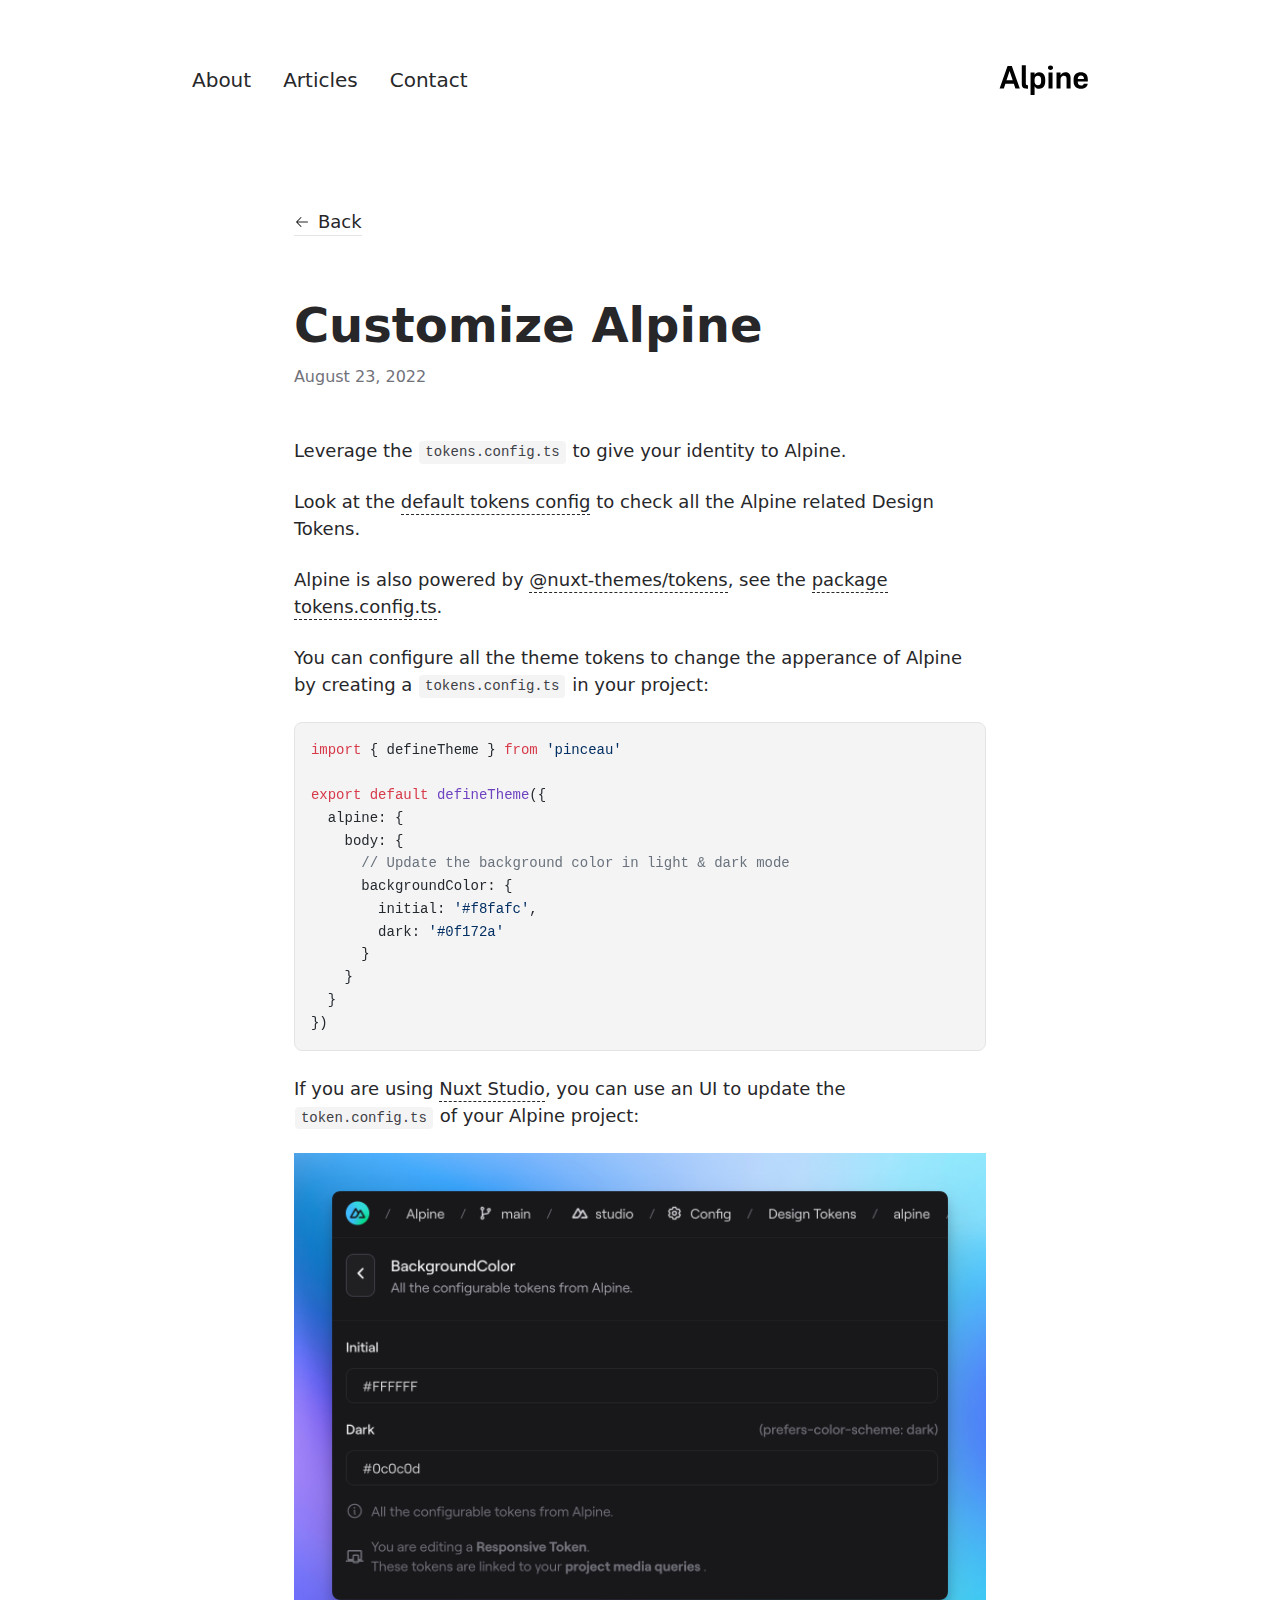
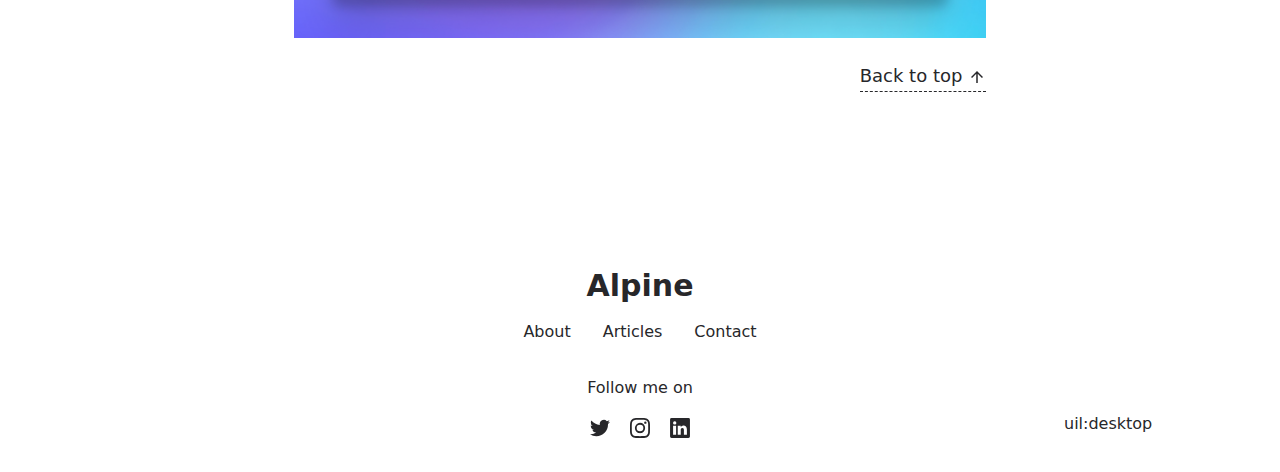
<file: articles/design-tokens/index.html>
<!DOCTYPE html>
<html  lang="en">
<head><meta charset="utf-8">
<meta name="viewport" content="width=device-width, initial-scale=1">
<title>Customize Alpine</title>
<meta name="twitter:card" content="summary_large_image">
<meta property="og:image:width" content="400">
<meta property="og:image:height" content="300">
<meta property="og:image:alt" content="An image showcasing my project.">
<meta property="og:title" content="Customize Alpine">
<meta name="description" content="Leverage the tokens.config.ts to give your identity to Alpine.">
<meta property="og:description" content="Leverage the tokens.config.ts to give your identity to Alpine.">
<meta property="og:image" content="/articles/design-tokens.webp">
<link rel="preload" as="fetch" crossorigin="anonymous" href="/articles/design-tokens/_payload.json">
<link rel="stylesheet" href="/_nuxt/entry.a72b6484.css">
<link rel="stylesheet" href="/_nuxt/DocumentDrivenNotFound.45fc4b72.css">
<link rel="stylesheet" href="/_nuxt/article.e62575a5.css">
<link rel="stylesheet" href="/_nuxt/ProseA.96f590f5.css">
<link rel="stylesheet" href="/_nuxt/ProseH1.34288a05.css">
<link rel="stylesheet" href="/_nuxt/ProseP.ead1a011.css">
<link rel="stylesheet" href="/_nuxt/ProseCodeInline.6c82075a.css">
<link rel="stylesheet" href="/_nuxt/ProsePre.e63e49c6.css">
<link rel="stylesheet" href="/_nuxt/ProseCode.35723e64.css">
<link rel="stylesheet" href="/_nuxt/ProseImg.58e4d317.css">
<link rel="modulepreload" as="script" crossorigin href="/_nuxt/entry.393e3877.js">
<link rel="modulepreload" as="script" crossorigin href="/_nuxt/NuxtImg.f37421b6.js">
<link rel="modulepreload" as="script" crossorigin href="/_nuxt/document-driven.5f67d74b.js">
<link rel="modulepreload" as="script" crossorigin href="/_nuxt/DocumentDrivenEmpty.9feaeeb9.js">
<link rel="modulepreload" as="script" crossorigin href="/_nuxt/ContentRenderer.83737e6d.js">
<link rel="modulepreload" as="script" crossorigin href="/_nuxt/ContentRendererMarkdown.vue.debccf9e.js">
<link rel="modulepreload" as="script" crossorigin href="/_nuxt/DocumentDrivenNotFound.29f9989a.js">
<link rel="modulepreload" as="script" crossorigin href="/_nuxt/article.017be827.js">
<link rel="modulepreload" as="script" crossorigin href="/_nuxt/ProseA.9ff0bc55.js">
<link rel="modulepreload" as="script" crossorigin href="/_nuxt/date.824a539b.js">
<link rel="modulepreload" as="script" crossorigin href="/_nuxt/ContentRendererMarkdown.3632bb80.js">
<link rel="modulepreload" as="script" crossorigin href="/_nuxt/ProseH1.eda792de.js">
<link rel="modulepreload" as="script" crossorigin href="/_nuxt/ProseP.ae805289.js">
<link rel="modulepreload" as="script" crossorigin href="/_nuxt/ProseCodeInline.4670811c.js">
<link rel="modulepreload" as="script" crossorigin href="/_nuxt/ProsePre.39d55e85.js">
<link rel="modulepreload" as="script" crossorigin href="/_nuxt/ProseCode.9a74f841.js">
<link rel="modulepreload" as="script" crossorigin href="/_nuxt/ProseImg.c2738903.js">
<link rel="prefetch" as="script" crossorigin href="/_nuxt/default.0cc11bb0.js">
<link rel="prefetch" as="script" crossorigin href="/_nuxt/page.0bfd4b0d.js">
<link rel="prefetch" as="script" crossorigin href="/_nuxt/client-db.1a7f8a3d.js">
<link rel="prefetch" as="script" crossorigin href="/_nuxt/debug.939f096f.js">
<link rel="prefetch" as="style" href="/_nuxt/useStudio.f3e13c21.css">
<link rel="prefetch" as="script" crossorigin href="/_nuxt/useStudio.4ee14a1b.js">
<link rel="prefetch" as="style" href="/_nuxt/error-404.7910d5ca.css">
<link rel="prefetch" as="script" crossorigin href="/_nuxt/error-404.1f6532cb.js">
<link rel="prefetch" as="style" href="/_nuxt/error-500.1db01289.css">
<link rel="prefetch" as="script" crossorigin href="/_nuxt/error-500.d22b4c49.js">
<script type="module" src="/_nuxt/entry.393e3877.js" crossorigin></script><style id="pinceau-runtime-hydratable">@media{.phy[--]{--puid:9GVGXM-v;}.pv-DTM0t-{max-width:var(--elements-container-maxWidth);padding-left:var(--elements-container-padding-mobile);padding-right:var(--elements-container-padding-mobile);}@media (min-width: 475px){.pv-DTM0t-{padding-left:var(--elements-container-padding-xs);padding-right:var(--elements-container-padding-xs);}}@media (min-width: 640px){.pv-DTM0t-{padding-left:var(--elements-container-padding-sm);padding-right:var(--elements-container-padding-sm);}}@media (min-width: 768px){.pv-DTM0t-{padding-left:var(--elements-container-padding-md);padding-right:var(--elements-container-padding-md);}}} </style><style id="pinceau-theme">@media { :root {--pinceau-mq: initial; --alpine-readableLine: 68ch;--alpine-backdrop-backgroundColor: #f4f4f5b3;--prose-code-inline-padding: 0.2rem 0.375rem 0.2rem 0.375rem;--prose-code-block-backdropFilter: contrast(1);--prose-code-block-border-style: solid;--prose-code-block-border-width: 1px;--prose-tbody-tr-borderBottom-style: dashed;--prose-tbody-tr-borderBottom-width: 1px;--prose-th-textAlign: inherit;--prose-thead-borderBottom-style: solid;--prose-thead-borderBottom-width: 1px;--prose-thead-border-style: solid;--prose-thead-border-width: 0px;--prose-table-textAlign: start;--prose-hr-width: 1px;--prose-hr-style: solid;--prose-li-listStylePosition: outside;--prose-ol-li-markerColor: currentColor;--prose-ol-paddingInlineStart: 21px;--prose-ol-listStyleType: decimal;--prose-ul-li-markerColor: currentColor;--prose-ul-paddingInlineStart: 21px;--prose-ul-listStyleType: disc;--prose-blockquote-border-style: solid;--prose-blockquote-border-width: 4px;--prose-blockquote-quotes: '201C' '201D' '2018' '2019';--prose-blockquote-paddingInlineStart: 24px;--prose-a-code-color-hover: currentColor;--prose-a-code-color-static: currentColor;--prose-a-hasCode-borderBottom: none;--prose-a-border-distance: 2px;--prose-a-border-color-hover: currentColor;--prose-a-border-color-static: currentColor;--prose-a-border-style-hover: solid;--prose-a-border-style-static: dashed;--prose-a-border-width: 1px;--prose-a-color-static: inherit;--prose-a-textDecoration: none;--prose-h6-margin: 3rem 0 2rem;--prose-h5-margin: 3rem 0 2rem;--prose-h4-margin: 3rem 0 2rem;--prose-h3-margin: 3rem 0 2rem;--prose-h2-margin: 3rem 0 2rem;--prose-h1-margin: 0 0 2rem;--prose-p-fontSize: 18px;--typography-lead-loose: 2;--typography-lead-relaxed: 1.625;--typography-lead-normal: 1.5;--typography-lead-snug: 1.375;--typography-lead-tight: 1.25;--typography-lead-none: 1;--typography-lead-10: 2.5rem;--typography-lead-9: 2.25rem;--typography-lead-8: 2rem;--typography-lead-7: 1.75rem;--typography-lead-6: 1.5rem;--typography-lead-5: 1.25rem;--typography-lead-4: 1rem;--typography-lead-3: .75rem;--typography-lead-2: .5rem;--typography-lead-1: .025rem;--typography-fontWeight-black: 900;--typography-fontWeight-extrabold: 800;--typography-fontWeight-bold: 700;--typography-fontWeight-semibold: 600;--typography-fontWeight-medium: 500;--typography-fontWeight-normal: 400;--typography-fontWeight-light: 300;--typography-fontWeight-extralight: 200;--typography-fontWeight-thin: 100;--typography-fontSize-9xl: 128px;--typography-fontSize-8xl: 96px;--typography-fontSize-7xl: 72px;--typography-fontSize-6xl: 60px;--typography-fontSize-5xl: 48px;--typography-fontSize-4xl: 36px;--typography-fontSize-3xl: 30px;--typography-fontSize-2xl: 24px;--typography-fontSize-xl: 20px;--typography-fontSize-lg: 18px;--typography-fontSize-base: 16px;--typography-fontSize-sm: 14px;--typography-fontSize-xs: 12px;--typography-letterSpacing-wide: 0.025em;--typography-letterSpacing-tight: -0.025em;--typography-verticalMargin-base: 24px;--typography-verticalMargin-sm: 16px;--elements-border-secondary-hover: [object Object];--elements-backdrop-background: #fffc;--elements-backdrop-filter: saturate(200%) blur(20px);--elements-container-maxWidth: 64rem;--lead-loose: 2;--lead-relaxed: 1.625;--lead-normal: 1.5;--lead-snug: 1.375;--lead-tight: 1.25;--lead-none: 1;--lead-10: 2.5rem;--lead-9: 2.25rem;--lead-8: 2rem;--lead-7: 1.75rem;--lead-6: 1.5rem;--lead-5: 1.25rem;--lead-4: 1rem;--lead-3: .75rem;--lead-2: .5rem;--lead-1: .025rem;--letterSpacing-widest: 0.1em;--letterSpacing-wider: 0.05em;--letterSpacing-wide: 0.025em;--letterSpacing-normal: 0em;--letterSpacing-tight: -0.025em;--letterSpacing-tighter: -0.05em;--fontSize-9xl: 8rem;--fontSize-8xl: 6rem;--fontSize-7xl: 4.5rem;--fontSize-6xl: 3.75rem;--fontSize-5xl: 3rem;--fontSize-4xl: 2.25rem;--fontSize-3xl: 1.875rem;--fontSize-2xl: 1.5rem;--fontSize-xl: 1.25rem;--fontSize-lg: 1.125rem;--fontSize-base: 1rem;--fontSize-sm: 0.875rem;--fontSize-xs: 0.75rem;--fontWeight-black: 900;--fontWeight-extrabold: 800;--fontWeight-bold: 700;--fontWeight-semibold: 600;--fontWeight-medium: 500;--fontWeight-normal: 400;--fontWeight-light: 300;--fontWeight-extralight: 200;--fontWeight-thin: 100;--font-mono: ui-monospace, SFMono-Regular, Menlo, Monaco, Consolas, Liberation Mono, Courier New, monospace;--font-serif: ui-serif, Georgia, Cambria, Times New Roman, Times, serif;--font-sans: ui-sans-serif, system-ui, -apple-system, BlinkMacSystemFont, Segoe UI, Roboto, Helvetica Neue, Arial, Noto Sans, sans-serif, Apple Color Emoji, Segoe UI Emoji, Segoe UI Symbol, Noto Color Emoji;--opacity-total: 1;--opacity-high: 0.8;--opacity-medium: 0.5;--opacity-soft: 0.3;--opacity-light: 0.15;--opacity-bright: 0.1;--opacity-noOpacity: 0;--borderWidth-lg: 3px;--borderWidth-md: 2px;--borderWidth-sm: 1px;--borderWidth-noBorder: 0;--space-rem-875: 0.875rem;--space-rem-625: 0.625rem;--space-rem-375: 0.375rem;--space-rem-125: 0.125rem;--space-px: 1px;--space-128: 32rem;--space-96: 24rem;--space-80: 20rem;--space-72: 18rem;--space-64: 16rem;--space-60: 15rem;--space-56: 14rem;--space-52: 13rem;--space-48: 12rem;--space-44: 11rem;--space-40: 10rem;--space-36: 9rem;--space-32: 8rem;--space-28: 7rem;--space-24: 6rem;--space-20: 5rem;--space-16: 4rem;--space-14: 3.5rem;--space-12: 3rem;--space-11: 2.75rem;--space-10: 2.5rem;--space-9: 2.25rem;--space-8: 2rem;--space-7: 1.75rem;--space-6: 1.5rem;--space-5: 1.25rem;--space-4: 1rem;--space-3: 0.75rem;--space-2: 0.5rem;--space-1: 0.25rem;--space-0: 0px;--size-full: 100%;--size-7xl: 80rem;--size-6xl: 72rem;--size-5xl: 64rem;--size-4xl: 56rem;--size-3xl: 48rem;--size-2xl: 42rem;--size-xl: 36rem;--size-lg: 32rem;--size-md: 28rem;--size-sm: 24rem;--size-xs: 20rem;--size-200: 200px;--size-104: 104px;--size-80: 80px;--size-64: 64px;--size-56: 56px;--size-48: 48px;--size-40: 40px;--size-32: 32px;--size-24: 24px;--size-20: 20px;--size-16: 16px;--size-12: 12px;--size-8: 8px;--size-6: 6px;--size-4: 4px;--size-2: 2px;--size-0: 0px;--radii-full: 9999px;--radii-3xl: 1.75rem;--radii-2xl: 1.5rem;--radii-xl: 1rem;--radii-lg: 0.75rem;--radii-md: 0.5rem;--radii-sm: 0.375rem;--radii-xs: 0.25rem;--radii-2xs: 0.125rem;--radii-none: 0px;--shadow-none: 0px 0px 0px 0px transparent;--shadow-lg: 0px 10px 15px -3px #000000, 0px 4px 6px -4px #000000;--shadow-md: 0px 4px 6px -1px #000000, 0px 2px 4px -2px #000000;--shadow-sm: 0px 1px 3px 0px #000000, 0px 1px 2px -1px #000000;--shadow-xs: 0px 1px 2px 0px #000000;--height-screen: 100vh;--width-screen: 100vw;--color-primary-900: #002e38;--color-primary-800: #005c70;--color-primary-700: #008aa9;--color-primary-600: #00b9e1;--color-primary-500: #1ad6ff;--color-primary-400: #40ddff;--color-primary-300: #66e4ff;--color-primary-200: #8deaff;--color-primary-100: #b3f1ff;--color-primary-50: #d9f8ff;--color-ruby-900: #380011;--color-ruby-800: #700021;--color-ruby-700: #a90032;--color-ruby-600: #e10043;--color-ruby-500: #ff1a5e;--color-ruby-400: #ff4079;--color-ruby-300: #ff6694;--color-ruby-200: #ff8dae;--color-ruby-100: #ffb3c9;--color-ruby-50: #ffd9e4;--color-pink-900: #380025;--color-pink-800: #70004b;--color-pink-700: #a90070;--color-pink-600: #e10095;--color-pink-500: #ff1ab2;--color-pink-400: #ff40bf;--color-pink-300: #ff66cc;--color-pink-200: #ff8dd8;--color-pink-100: #ffb3e5;--color-pink-50: #ffd9f2;--color-purple-900: #190038;--color-purple-800: #330070;--color-purple-700: #4c00a9;--color-purple-600: #6500e1;--color-purple-500: #811aff;--color-purple-400: #9640ff;--color-purple-300: #ab66ff;--color-purple-200: #c08dff;--color-purple-100: #d5b3ff;--color-purple-50: #ead9ff;--color-royalblue-900: #0b0531;--color-royalblue-800: #160a62;--color-royalblue-700: #211093;--color-royalblue-600: #2c15c4;--color-royalblue-500: #4127e8;--color-royalblue-400: #614bec;--color-royalblue-300: #806ff0;--color-royalblue-200: #a093f3;--color-royalblue-100: #c0b7f7;--color-royalblue-50: #dfdbfb;--color-indigoblue-900: #001238;--color-indigoblue-800: #002370;--color-indigoblue-700: #0035a9;--color-indigoblue-600: #0047e1;--color-indigoblue-500: #1a62ff;--color-indigoblue-400: #407cff;--color-indigoblue-300: #6696ff;--color-indigoblue-200: #8db0ff;--color-indigoblue-100: #b3cbff;--color-indigoblue-50: #d9e5ff;--color-blue-900: #002438;--color-blue-800: #004870;--color-blue-700: #006ca9;--color-blue-600: #0090e1;--color-blue-500: #1aadff;--color-blue-400: #40bbff;--color-blue-300: #66c8ff;--color-blue-200: #8dd6ff;--color-blue-100: #b3e4ff;--color-blue-50: #d9f1ff;--color-lightblue-900: #002e38;--color-lightblue-800: #005c70;--color-lightblue-700: #008aa9;--color-lightblue-600: #00b9e1;--color-lightblue-500: #1ad6ff;--color-lightblue-400: #40ddff;--color-lightblue-300: #66e4ff;--color-lightblue-200: #8deaff;--color-lightblue-100: #b3f1ff;--color-lightblue-50: #d9f8ff;--color-teal-900: #062a28;--color-teal-800: #0b544f;--color-teal-700: #117d77;--color-teal-600: #16a79e;--color-teal-500: #1cd1c6;--color-teal-400: #36e4da;--color-teal-300: #5fe9e1;--color-teal-200: #87efe9;--color-teal-100: #aff4f0;--color-teal-50: #d7faf8;--color-pear-900: #2a2b09;--color-pear-800: #545512;--color-pear-700: #7e801b;--color-pear-600: #a8aa24;--color-pear-500: #d0d32f;--color-pear-400: #d8da52;--color-pear-300: #e0e274;--color-pear-200: #e8e997;--color-pear-100: #eff0ba;--color-pear-50: #f7f8dc;--color-red-900: #380300;--color-red-800: #700700;--color-red-700: #a90a00;--color-red-600: #e10e00;--color-red-500: #ff281a;--color-red-400: #ff4c40;--color-red-300: #ff7066;--color-red-200: #ff948d;--color-red-100: #ffb7b3;--color-red-50: #ffdbd9;--color-orange-900: #381800;--color-orange-800: #702f00;--color-orange-700: #a94700;--color-orange-600: #e15e00;--color-orange-500: #ff7a1a;--color-orange-400: #ff9040;--color-orange-300: #ffa666;--color-orange-200: #ffbd8d;--color-orange-100: #ffd3b3;--color-orange-50: #ffe9d9;--color-yellow-900: #362b03;--color-yellow-800: #6d5605;--color-yellow-700: #a38108;--color-yellow-600: #daac0a;--color-yellow-500: #f5c828;--color-yellow-400: #f7d14c;--color-yellow-300: #f8da70;--color-yellow-200: #fae393;--color-yellow-100: #fcedb7;--color-yellow-50: #fdf6db;--color-green-900: #003f25;--color-green-800: #005e38;--color-green-700: #007e4a;--color-green-600: #009d5d;--color-green-500: #00bd6f;--color-green-400: #00dc82;--color-green-300: #30ffaa;--color-green-200: #83ffcc;--color-green-100: #acffdd;--color-green-50: #d6ffee;--color-gray-900: #18181B;--color-gray-800: #27272A;--color-gray-700: #3f3f46;--color-gray-600: #52525B;--color-gray-500: #71717A;--color-gray-400: #a1a1aa;--color-gray-300: #D4d4d8;--color-gray-200: #e4e4e7;--color-gray-100: #f4f4f5;--color-gray-50: #fafafa;--color-black: #0c0c0d;--color-white: #FFFFFF;--media-portrait: only screen and (orientation: portrait);--media-landscape: only screen and (orientation: landscape);--media-rm: (prefers-reduced-motion: reduce);--media-2xl: (min-width: 1536px);--media-xl: (min-width: 1280px);--media-lg: (min-width: 1024px);--media-md: (min-width: 768px);--media-sm: (min-width: 640px);--media-xs: (min-width: 475px);--alpine-body-color: var(--color-gray-800);--alpine-body-backgroundColor: var(--color-white);--prose-code-inline-fontWeight: var(--typography-fontWeight-normal);--prose-code-inline-fontSize: var(--typography-fontSize-sm);--prose-code-inline-borderRadius: var(--radii-xs);--prose-code-block-pre-padding: var(--typography-verticalMargin-sm);--prose-code-block-margin: var(--typography-verticalMargin-base) 0;--prose-code-block-fontSize: var(--typography-fontSize-sm);--prose-tbody-code-inline-fontSize: var(--typography-fontSize-sm);--prose-tbody-td-padding: var(--typography-verticalMargin-sm);--prose-th-fontWeight: var(--typography-fontWeight-semibold);--prose-th-padding: 0 var(--typography-verticalMargin-sm) var(--typography-verticalMargin-sm) var(--typography-verticalMargin-sm);--prose-table-lineHeight: var(--typography-lead-6);--prose-table-fontSize: var(--typography-fontSize-sm);--prose-table-margin: var(--typography-verticalMargin-base) 0;--prose-hr-margin: var(--typography-verticalMargin-base) 0;--prose-li-margin: var(--typography-verticalMargin-sm) 0;--prose-ol-margin: var(--typography-verticalMargin-base) 0;--prose-ul-margin: var(--typography-verticalMargin-base) 0;--prose-blockquote-margin: var(--typography-verticalMargin-base) 0;--prose-a-code-border-style: var(--prose-a-border-style-static);--prose-a-code-border-width: var(--prose-a-border-width);--prose-a-fontWeight: var(--typography-fontWeight-medium);--prose-img-margin: var(--typography-verticalMargin-base) 0;--prose-strong-fontWeight: var(--typography-fontWeight-semibold);--prose-h6-iconSize: var(--typography-fontSize-base);--prose-h6-fontWeight: var(--typography-fontWeight-semibold);--prose-h6-lineHeight: var(--typography-lead-normal);--prose-h6-fontSize: var(--typography-fontSize-lg);--prose-h5-iconSize: var(--typography-fontSize-lg);--prose-h5-fontWeight: var(--typography-fontWeight-semibold);--prose-h5-lineHeight: var(--typography-lead-snug);--prose-h5-fontSize: var(--typography-fontSize-xl);--prose-h4-iconSize: var(--typography-fontSize-lg);--prose-h4-letterSpacing: var(--typography-letterSpacing-tight);--prose-h4-fontWeight: var(--typography-fontWeight-semibold);--prose-h4-lineHeight: var(--typography-lead-snug);--prose-h4-fontSize: var(--typography-fontSize-2xl);--prose-h3-iconSize: var(--typography-fontSize-xl);--prose-h3-letterSpacing: var(--typography-letterSpacing-tight);--prose-h3-fontWeight: var(--typography-fontWeight-semibold);--prose-h3-lineHeight: var(--typography-lead-snug);--prose-h3-fontSize: var(--typography-fontSize-3xl);--prose-h2-iconSize: var(--typography-fontSize-2xl);--prose-h2-letterSpacing: var(--typography-letterSpacing-tight);--prose-h2-fontWeight: var(--typography-fontWeight-semibold);--prose-h2-lineHeight: var(--typography-lead-tight);--prose-h2-fontSize: var(--typography-fontSize-4xl);--prose-h1-iconSize: var(--typography-fontSize-3xl);--prose-h1-letterSpacing: var(--typography-letterSpacing-tight);--prose-h1-fontWeight: var(--typography-fontWeight-bold);--prose-h1-lineHeight: var(--typography-lead-tight);--prose-h1-fontSize: var(--typography-fontSize-5xl);--prose-p-br-margin: var(--typography-verticalMargin-base) 0 0 0;--prose-p-margin: var(--typography-verticalMargin-base) 0;--prose-p-lineHeight: var(--typography-lead-normal);--typography-color-primary-900: var(--color-primary-900);--typography-color-primary-800: var(--color-primary-800);--typography-color-primary-700: var(--color-primary-700);--typography-color-primary-600: var(--color-primary-600);--typography-color-primary-500: var(--color-primary-500);--typography-color-primary-400: var(--color-primary-400);--typography-color-primary-300: var(--color-primary-300);--typography-color-primary-200: var(--color-primary-200);--typography-color-primary-100: var(--color-primary-100);--typography-color-primary-50: var(--color-primary-50);--typography-font-code: var(--font-mono);--typography-font-body: var(--font-sans);--typography-font-display: var(--font-sans);--typography-body-backgroundColor: var(--color-white);--typography-body-color: var(--color-black);--elements-state-danger-borderColor-secondary: var(--color-red-200);--elements-state-danger-borderColor-primary: var(--color-red-100);--elements-state-danger-backgroundColor-secondary: var(--color-red-100);--elements-state-danger-backgroundColor-primary: var(--color-red-50);--elements-state-danger-color-secondary: var(--color-red-600);--elements-state-danger-color-primary: var(--color-red-500);--elements-state-warning-borderColor-secondary: var(--color-yellow-200);--elements-state-warning-borderColor-primary: var(--color-yellow-100);--elements-state-warning-backgroundColor-secondary: var(--color-yellow-100);--elements-state-warning-backgroundColor-primary: var(--color-yellow-50);--elements-state-warning-color-secondary: var(--color-yellow-700);--elements-state-warning-color-primary: var(--color-yellow-600);--elements-state-success-borderColor-secondary: var(--color-green-200);--elements-state-success-borderColor-primary: var(--color-green-100);--elements-state-success-backgroundColor-secondary: var(--color-green-100);--elements-state-success-backgroundColor-primary: var(--color-green-50);--elements-state-success-color-secondary: var(--color-green-600);--elements-state-success-color-primary: var(--color-green-500);--elements-state-info-borderColor-secondary: var(--color-blue-200);--elements-state-info-borderColor-primary: var(--color-blue-100);--elements-state-info-backgroundColor-secondary: var(--color-blue-100);--elements-state-info-backgroundColor-primary: var(--color-blue-50);--elements-state-info-color-secondary: var(--color-blue-600);--elements-state-info-color-primary: var(--color-blue-500);--elements-state-primary-borderColor-secondary: var(--color-primary-200);--elements-state-primary-borderColor-primary: var(--color-primary-100);--elements-state-primary-backgroundColor-secondary: var(--color-primary-100);--elements-state-primary-backgroundColor-primary: var(--color-primary-50);--elements-state-primary-color-secondary: var(--color-primary-700);--elements-state-primary-color-primary: var(--color-primary-600);--elements-surface-secondary-backgroundColor: var(--color-gray-200);--elements-surface-primary-backgroundColor: var(--color-gray-100);--elements-surface-background-base: var(--color-gray-100);--elements-border-secondary-static: var(--color-gray-200);--elements-border-primary-hover: var(--color-gray-200);--elements-border-primary-static: var(--color-gray-100);--elements-container-padding-md: var(--space-16);--elements-container-padding-sm: var(--space-12);--elements-container-padding-xs: var(--space-8);--elements-container-padding-mobile: var(--space-6);--elements-text-secondary-color-hover: var(--color-gray-700);--elements-text-secondary-color-static: var(--color-gray-500);--elements-text-primary-color-static: var(--color-gray-900);--text-6xl-lineHeight: var(--lead-none);--text-6xl-fontSize: var(--fontSize-6xl);--text-5xl-lineHeight: var(--lead-none);--text-5xl-fontSize: var(--fontSize-5xl);--text-4xl-lineHeight: var(--lead-10);--text-4xl-fontSize: var(--fontSize-4xl);--text-3xl-lineHeight: var(--lead-9);--text-3xl-fontSize: var(--fontSize-3xl);--text-2xl-lineHeight: var(--lead-8);--text-2xl-fontSize: var(--fontSize-2xl);--text-xl-lineHeight: var(--lead-7);--text-xl-fontSize: var(--fontSize-xl);--text-lg-lineHeight: var(--lead-7);--text-lg-fontSize: var(--fontSize-lg);--text-base-lineHeight: var(--lead-6);--text-base-fontSize: var(--fontSize-base);--text-sm-lineHeight: var(--lead-5);--text-sm-fontSize: var(--fontSize-sm);--text-xs-lineHeight: var(--lead-4);--text-xs-fontSize: var(--fontSize-xs);--shadow-2xl: 0px 25px 50px -12px var(--color-gray-900);--shadow-xl: 0px 20px 25px -5px var(--color-gray-400), 0px 8px 10px -6px #000000;--color-secondary-900: var(--color-gray-900);--color-secondary-800: var(--color-gray-800);--color-secondary-700: var(--color-gray-700);--color-secondary-600: var(--color-gray-600);--color-secondary-500: var(--color-gray-500);--color-secondary-400: var(--color-gray-400);--color-secondary-300: var(--color-gray-300);--color-secondary-200: var(--color-gray-200);--color-secondary-100: var(--color-gray-100);--color-secondary-50: var(--color-gray-50);--prose-a-code-background-hover: var(--typography-color-primary-50);--prose-a-code-border-color-hover: var(--typography-color-primary-500);--prose-a-color-hover: var(--typography-color-primary-500);--typography-color-secondary-900: var(--color-secondary-900);--typography-color-secondary-800: var(--color-secondary-800);--typography-color-secondary-700: var(--color-secondary-700);--typography-color-secondary-600: var(--color-secondary-600);--typography-color-secondary-500: var(--color-secondary-500);--typography-color-secondary-400: var(--color-secondary-400);--typography-color-secondary-300: var(--color-secondary-300);--typography-color-secondary-200: var(--color-secondary-200);--typography-color-secondary-100: var(--color-secondary-100);--typography-color-secondary-50: var(--color-secondary-50);--prose-code-inline-backgroundColor: var(--typography-color-secondary-100);--prose-code-inline-color: var(--typography-color-secondary-700);--prose-code-block-backgroundColor: var(--typography-color-secondary-100);--prose-code-block-color: var(--typography-color-secondary-700);--prose-code-block-border-color: var(--typography-color-secondary-200);--prose-tbody-tr-borderBottom-color: var(--typography-color-secondary-200);--prose-th-color: var(--typography-color-secondary-600);--prose-thead-borderBottom-color: var(--typography-color-secondary-200);--prose-thead-border-color: var(--typography-color-secondary-300);--prose-hr-color: var(--typography-color-secondary-200);--prose-blockquote-border-color: var(--typography-color-secondary-200);--prose-blockquote-color: var(--typography-color-secondary-500);--prose-a-code-border-color-static: var(--typography-color-secondary-400); } }@media { :root.dark {--pinceau-mq: dark; --alpine-backdrop-backgroundColor: #18181bb3;--prose-code-block-backdropFilter: contrast(1);--prose-ol-li-markerColor: currentColor;--prose-ul-li-markerColor: currentColor;--prose-a-code-color-hover: currentColor;--prose-a-code-color-static: currentColor;--prose-a-border-color-hover: currentColor;--prose-a-border-color-static: currentColor;--prose-a-color-static: inherit;--elements-backdrop-background: #0c0d0ccc;--alpine-body-color: var(--color-gray-200);--alpine-body-backgroundColor: var(--color-black);--typography-body-backgroundColor: var(--color-black);--typography-body-color: var(--color-white);--elements-state-danger-borderColor-secondary: var(--color-red-700);--elements-state-danger-borderColor-primary: var(--color-red-800);--elements-state-danger-backgroundColor-secondary: var(--color-red-800);--elements-state-danger-backgroundColor-primary: var(--color-red-900);--elements-state-danger-color-secondary: var(--color-red-200);--elements-state-danger-color-primary: var(--color-red-300);--elements-state-warning-borderColor-secondary: var(--color-yellow-700);--elements-state-warning-borderColor-primary: var(--color-yellow-800);--elements-state-warning-backgroundColor-secondary: var(--color-yellow-800);--elements-state-warning-backgroundColor-primary: var(--color-yellow-900);--elements-state-warning-color-secondary: var(--color-yellow-200);--elements-state-warning-color-primary: var(--color-yellow-400);--elements-state-success-borderColor-secondary: var(--color-green-700);--elements-state-success-borderColor-primary: var(--color-green-800);--elements-state-success-backgroundColor-secondary: var(--color-green-800);--elements-state-success-backgroundColor-primary: var(--color-green-900);--elements-state-success-color-secondary: var(--color-green-200);--elements-state-success-color-primary: var(--color-green-400);--elements-state-info-borderColor-secondary: var(--color-blue-700);--elements-state-info-borderColor-primary: var(--color-blue-800);--elements-state-info-backgroundColor-secondary: var(--color-blue-800);--elements-state-info-backgroundColor-primary: var(--color-blue-900);--elements-state-info-color-secondary: var(--color-blue-200);--elements-state-info-color-primary: var(--color-blue-400);--elements-state-primary-borderColor-secondary: var(--color-primary-700);--elements-state-primary-borderColor-primary: var(--color-primary-800);--elements-state-primary-backgroundColor-secondary: var(--color-primary-800);--elements-state-primary-backgroundColor-primary: var(--color-primary-900);--elements-state-primary-color-secondary: var(--color-primary-200);--elements-state-primary-color-primary: var(--color-primary-400);--elements-surface-secondary-backgroundColor: var(--color-gray-800);--elements-surface-primary-backgroundColor: var(--color-gray-900);--elements-surface-background-base: var(--color-gray-900);--elements-border-secondary-static: var(--color-gray-800);--elements-border-primary-hover: var(--color-gray-800);--elements-border-primary-static: var(--color-gray-900);--elements-text-secondary-color-hover: var(--color-gray-200);--elements-text-secondary-color-static: var(--color-gray-400);--elements-text-primary-color-static: var(--color-gray-50);--prose-a-code-background-hover: var(--typography-color-primary-900);--prose-a-code-border-color-hover: var(--typography-color-primary-600);--prose-a-color-hover: var(--typography-color-primary-400);--prose-code-inline-backgroundColor: var(--typography-color-secondary-800);--prose-code-inline-color: var(--typography-color-secondary-200);--prose-code-block-backgroundColor: var(--typography-color-secondary-900);--prose-code-block-color: var(--typography-color-secondary-200);--prose-code-block-border-color: var(--typography-color-secondary-800);--prose-tbody-tr-borderBottom-color: var(--typography-color-secondary-800);--prose-th-color: var(--typography-color-secondary-400);--prose-thead-borderBottom-color: var(--typography-color-secondary-800);--prose-thead-border-color: var(--typography-color-secondary-600);--prose-hr-color: var(--typography-color-secondary-800);--prose-blockquote-border-color: var(--typography-color-secondary-700);--prose-blockquote-color: var(--typography-color-secondary-400);--prose-a-code-border-color-static: var(--typography-color-secondary-600); } }</style><script>"use strict";(()=>{const a=window,e=document.documentElement,m=["dark","light"],c=window&&window.localStorage&&window.localStorage.getItem&&window.localStorage.getItem("nuxt-color-mode")||"system";let n=c==="system"?d():c;const l=e.getAttribute("data-color-mode-forced");l&&(n=l),i(n),a["__NUXT_COLOR_MODE__"]={preference:c,value:n,getColorScheme:d,addColorScheme:i,removeColorScheme:f};function i(o){const t=""+o+"",s="";e.classList?e.classList.add(t):e.className+=" "+t,s&&e.setAttribute("data-"+s,o)}function f(o){const t=""+o+"",s="";e.classList?e.classList.remove(t):e.className=e.className.replace(new RegExp(t,"g"),""),s&&e.removeAttribute("data-"+s)}function r(o){return a.matchMedia("(prefers-color-scheme"+o+")")}function d(){if(a.matchMedia&&r("").media!=="not all"){for(const o of m)if(r(":"+o).matches)return o}return"light"}})();
</script></head>
<body ><div id="__nuxt"><div class="container pv-DTM0t- pc-9GVGXM app-layout" data-v-f2cf7a4b data-v-58a153be><!--[--><div class="nuxt-progress" style="width:0%;height:3px;opacity:0;background-size:Infinity% auto;" data-v-f2cf7a4b></div><header class="right" data-v-f2cf7a4b data-v-5aa0ab9e><div class="menu" data-v-5aa0ab9e><button aria-label="Navigation Menu" data-v-5aa0ab9e><svg width="24" height="24" viewBox="0 0 68 68" fill="currentColor" xmlns="http://www.w3.org/2000/svg" data-v-5aa0ab9e><path d="M8 34C8 32.1362 8 31.2044 8.30448 30.4693C8.71046 29.4892 9.48915 28.7105 10.4693 28.3045C11.2044 28 12.1362 28 14 28C15.8638 28 16.7956 28 17.5307 28.3045C18.5108 28.7105 19.2895 29.4892 19.6955 30.4693C20 31.2044 20 32.1362 20 34C20 35.8638 20 36.7956 19.6955 37.5307C19.2895 38.5108 18.5108 39.2895 17.5307 39.6955C16.7956 40 15.8638 40 14 40C12.1362 40 11.2044 40 10.4693 39.6955C9.48915 39.2895 8.71046 38.5108 8.30448 37.5307C8 36.7956 8 35.8638 8 34Z" data-v-5aa0ab9e></path><path d="M28 34C28 32.1362 28 31.2044 28.3045 30.4693C28.7105 29.4892 29.4892 28.7105 30.4693 28.3045C31.2044 28 32.1362 28 34 28C35.8638 28 36.7956 28 37.5307 28.3045C38.5108 28.7105 39.2895 29.4892 39.6955 30.4693C40 31.2044 40 32.1362 40 34C40 35.8638 40 36.7956 39.6955 37.5307C39.2895 38.5108 38.5108 39.2895 37.5307 39.6955C36.7956 40 35.8638 40 34 40C32.1362 40 31.2044 40 30.4693 39.6955C29.4892 39.2895 28.7105 38.5108 28.3045 37.5307C28 36.7956 28 35.8638 28 34Z" data-v-5aa0ab9e></path><path d="M48 34C48 32.1362 48 31.2044 48.3045 30.4693C48.7105 29.4892 49.4892 28.7105 50.4693 28.3045C51.2044 28 52.1362 28 54 28C55.8638 28 56.7956 28 57.5307 28.3045C58.5108 28.7105 59.2895 29.4892 59.6955 30.4693C60 31.2044 60 32.1362 60 34C60 35.8638 60 36.7956 59.6955 37.5307C59.2895 38.5108 58.5108 39.2895 57.5307 39.6955C56.7956 40 55.8638 40 54 40C52.1362 40 51.2044 40 50.4693 39.6955C49.4892 39.2895 48.7105 38.5108 48.3045 37.5307C48 36.7956 48 35.8638 48 34Z" data-v-5aa0ab9e></path></svg></button></div><div class="overlay" data-v-5aa0ab9e><nav data-v-5aa0ab9e data-v-187494d6><ul data-v-187494d6><!--[--><li data-v-187494d6><a href="/" class="" data-v-187494d6><span class="underline-fx" data-v-187494d6></span> About</a></li><li data-v-187494d6><a href="/articles" class="" data-v-187494d6><span class="underline-fx" data-v-187494d6></span> Articles</a></li><li data-v-187494d6><a href="/contact" class="" data-v-187494d6><span class="underline-fx" data-v-187494d6></span> Contact</a></li><!--]--></ul></nav></div><div class="logo" data-v-5aa0ab9e><a href="/" class="" data-v-5aa0ab9e><img src="/logo-dark.svg" class="dark-img" alt="alpine" width="89" height="31" data-v-5aa0ab9e><img src="/logo.svg" class="light-img" alt="alpine" width="89" height="31" data-v-5aa0ab9e></a></div><div class="main-nav" data-v-5aa0ab9e><nav data-v-5aa0ab9e data-v-187494d6><ul data-v-187494d6><!--[--><li data-v-187494d6><a href="/" class="" data-v-187494d6><span class="underline-fx" data-v-187494d6></span> About</a></li><li data-v-187494d6><a href="/articles" class="" data-v-187494d6><span class="underline-fx" data-v-187494d6></span> Articles</a></li><li data-v-187494d6><a href="/contact" class="" data-v-187494d6><span class="underline-fx" data-v-187494d6></span> Contact</a></li><!--]--></ul></nav></div></header><!--[--><div class="document-driven-page"><article data-v-93753fd6><a href="/articles" class="back" data-v-93753fd6><svg xmlns="http://www.w3.org/2000/svg" xmlns:xlink="http://www.w3.org/1999/xlink" aria-hidden="true" role="img" class="icon" data-v-93753fd6 style="" width="1em" height="1em" viewBox="0 0 256 256" data-v-8e7f45c1><path fill="currentColor" d="M224 128a8 8 0 0 1-8 8H59.31l58.35 58.34a8 8 0 0 1-11.32 11.32l-72-72a8 8 0 0 1 0-11.32l72-72a8 8 0 0 1 11.32 11.32L59.31 120H216a8 8 0 0 1 8 8"/></svg><span data-v-93753fd6> Back </span></a><header data-v-93753fd6><h1 class="title" data-v-93753fd6>Customize Alpine</h1><time datetime="2022-08-23T00:00:00.000Z" data-v-93753fd6>August 23, 2022</time></header><div class="prose" data-v-93753fd6><!--[--><div><h1 id="customize-alpine" data-v-8c7c3365><a aria-current="page" href="/articles/design-tokens#customize-alpine" class="router-link-active router-link-exact-active" data-v-8c7c3365><!--[-->Customize Alpine<!--]--><!----></a></h1><p data-v-f402c6c4><!--[-->Leverage the <code class="" data-v-41f380b0><!--[-->tokens.config.ts<!--]--></code> to give your identity to Alpine.<!--]--></p><p data-v-f402c6c4><!--[-->Look at the <a href="https://github.com/nuxt-themes/alpine/blob/main/tokens.config.ts" rel="nofollow" data-v-13d7bfd1><!--[-->default tokens config<!--]--></a> to check all the Alpine related Design Tokens.<!--]--></p><p data-v-f402c6c4><!--[-->Alpine is also powered by <a href="https://www.npmjs.com/package/@nuxt-themes/tokens" rel="nofollow" data-v-13d7bfd1><!--[-->@nuxt-themes/tokens<!--]--></a>, see the <a href="https://unpkg.com/@nuxt-themes/tokens@latest/dist/tokens.config.ts" rel="nofollow" data-v-13d7bfd1><!--[-->package tokens.config.ts<!--]--></a>.<!--]--></p><p data-v-f402c6c4><!--[-->You can configure all the theme tokens to change the apperance of Alpine by creating a <code class="" data-v-41f380b0><!--[-->tokens.config.ts<!--]--></code> in your project:<!--]--></p><div class="highlight-ts prose-code" meta data-v-8f163f2a><!----><!--[--><pre class="language-ts shiki shiki-themes github-light github-dark" style=""><!--[--><code><span class="line" line="1"><span style="--shiki-default:#D73A49;--shiki-dark:#F97583">import</span><span style="--shiki-default:#24292E;--shiki-dark:#E1E4E8"> { defineTheme } </span><span style="--shiki-default:#D73A49;--shiki-dark:#F97583">from</span><span style="--shiki-default:#032F62;--shiki-dark:#9ECBFF"> &#39;pinceau&#39;
</span></span><span class="line" line="2"><span emptylineplaceholder="true">
</span></span><span class="line" line="3"><span style="--shiki-default:#D73A49;--shiki-dark:#F97583">export</span><span style="--shiki-default:#D73A49;--shiki-dark:#F97583"> default</span><span style="--shiki-default:#6F42C1;--shiki-dark:#B392F0"> defineTheme</span><span style="--shiki-default:#24292E;--shiki-dark:#E1E4E8">({
</span></span><span class="line" line="4"><span style="--shiki-default:#24292E;--shiki-dark:#E1E4E8">  alpine: {
</span></span><span class="line" line="5"><span style="--shiki-default:#24292E;--shiki-dark:#E1E4E8">    body: {
</span></span><span class="line" line="6"><span style="--shiki-default:#6A737D;--shiki-dark:#6A737D">      // Update the background color in light &amp; dark mode
</span></span><span class="line" line="7"><span style="--shiki-default:#24292E;--shiki-dark:#E1E4E8">      backgroundColor: {
</span></span><span class="line" line="8"><span style="--shiki-default:#24292E;--shiki-dark:#E1E4E8">        initial: </span><span style="--shiki-default:#032F62;--shiki-dark:#9ECBFF">&#39;#f8fafc&#39;</span><span style="--shiki-default:#24292E;--shiki-dark:#E1E4E8">,
</span></span><span class="line" line="9"><span style="--shiki-default:#24292E;--shiki-dark:#E1E4E8">        dark: </span><span style="--shiki-default:#032F62;--shiki-dark:#9ECBFF">&#39;#0f172a&#39;
</span></span><span class="line" line="10"><span style="--shiki-default:#24292E;--shiki-dark:#E1E4E8">      }
</span></span><span class="line" line="11"><span style="--shiki-default:#24292E;--shiki-dark:#E1E4E8">    }
</span></span><span class="line" line="12"><span style="--shiki-default:#24292E;--shiki-dark:#E1E4E8">  }
</span></span><span class="line" line="13"><span style="--shiki-default:#24292E;--shiki-dark:#E1E4E8">})
</span></span></code><!--]--></pre><!--]--><button class="copy-button" data-v-8f163f2a data-v-a5aad185><span class="sr-only" data-v-a5aad185>Copy to clipboard</span><span class="icon-wrapper" data-v-a5aad185><svg xmlns="http://www.w3.org/2000/svg" xmlns:xlink="http://www.w3.org/1999/xlink" aria-hidden="true" role="img" class="icon" data-v-a5aad185 style="" width="18px" height="18px" viewBox="0 0 256 256" data-v-8e7f45c1><path fill="currentColor" d="M216 32H88a8 8 0 0 0-8 8v40H40a8 8 0 0 0-8 8v128a8 8 0 0 0 8 8h128a8 8 0 0 0 8-8v-40h40a8 8 0 0 0 8-8V40a8 8 0 0 0-8-8m-56 176H48V96h112Zm48-48h-32V88a8 8 0 0 0-8-8H96V48h112Z"/></svg></span></button></div><p data-v-f402c6c4><!--[-->If you are using <a href="https://nuxt.studio" rel="nofollow" data-v-13d7bfd1><!--[-->Nuxt Studio<!--]--></a>, you can use an UI to update the <code class="" data-v-41f380b0><!--[-->token.config.ts<!--]--></code> of your Alpine project:<!--]--></p><p data-v-f402c6c4><!--[--><a href="https://nuxt.studio" rel="nofollow" data-v-13d7bfd1><!--[--><img src="/design-tokens-studio.png" alt="design-tokens-studio.png" data-v-fa7cf818><!--]--></a><!--]--></p><style>html.dark .shiki span {color: var(--shiki-dark);background: var(--shiki-dark-bg);font-style: var(--shiki-dark-font-style);font-weight: var(--shiki-dark-font-weight);text-decoration: var(--shiki-dark-text-decoration);}html .shiki span {color: var(--shiki-default);background: var(--shiki-default-bg);font-style: var(--shiki-default-font-style);font-weight: var(--shiki-default-font-weight);text-decoration: var(--shiki-default-text-decoration);}html .default .shiki span {color: var(--shiki-default);background: var(--shiki-default-bg);font-style: var(--shiki-default-font-style);font-weight: var(--shiki-default-font-weight);text-decoration: var(--shiki-default-text-decoration);}html .dark .shiki span {color: var(--shiki-dark);background: var(--shiki-dark-bg);font-style: var(--shiki-dark-font-style);font-weight: var(--shiki-dark-font-weight);text-decoration: var(--shiki-dark-text-decoration);}</style></div><!--]--><div class="back-to-top" data-v-93753fd6><a data-v-93753fd6 data-v-13d7bfd1><!--[-->Back to top <svg xmlns="http://www.w3.org/2000/svg" xmlns:xlink="http://www.w3.org/1999/xlink" aria-hidden="true" role="img" class="icon" data-v-93753fd6 style="" width="1em" height="1em" viewBox="0 0 24 24" data-v-8e7f45c1><path fill="currentColor" d="M11 20V7.825l-5.6 5.6L4 12l8-8l8 8l-1.4 1.425l-5.6-5.6V20z"/></svg><!--]--></a></div></div></article></div><!--]--><footer class="center" data-v-f2cf7a4b data-v-6df2ce01><a href="https://www.github.com/nuxt-themes/alpine" rel="noopener noreferrer" class="credits" data-v-6df2ce01>Alpine</a><div class="navigation" data-v-6df2ce01><nav data-v-6df2ce01 data-v-187494d6><ul data-v-187494d6><!--[--><li data-v-187494d6><a href="/" class="" data-v-187494d6><span class="underline-fx" data-v-187494d6></span> About</a></li><li data-v-187494d6><a href="/articles" class="" data-v-187494d6><span class="underline-fx" data-v-187494d6></span> Articles</a></li><li data-v-187494d6><a href="/contact" class="" data-v-187494d6><span class="underline-fx" data-v-187494d6></span> Contact</a></li><!--]--></ul></nav></div><p class="message" data-v-6df2ce01>Follow me on</p><div class="icons" data-v-6df2ce01><div class="social" data-v-6df2ce01><!--[--><a href="https://twitter.com/nuxtlabs" rel="noopener noreferrer" target="_blank" title="nuxtlabs" aria-label="nuxtlabs" data-v-55e09f54><svg xmlns="http://www.w3.org/2000/svg" xmlns:xlink="http://www.w3.org/1999/xlink" aria-hidden="true" role="img" class="icon" data-v-55e09f54 style="" width="1em" height="1em" viewBox="0 0 24 24" data-v-8e7f45c1><path fill="currentColor" d="M22 5.8a8.49 8.49 0 0 1-2.36.64a4.13 4.13 0 0 0 1.81-2.27a8.21 8.21 0 0 1-2.61 1a4.1 4.1 0 0 0-7 3.74a11.64 11.64 0 0 1-8.45-4.29a4.16 4.16 0 0 0-.55 2.07a4.09 4.09 0 0 0 1.82 3.41a4.05 4.05 0 0 1-1.86-.51v.05a4.1 4.1 0 0 0 3.3 4a3.93 3.93 0 0 1-1.1.17a4.9 4.9 0 0 1-.77-.07a4.11 4.11 0 0 0 3.83 2.84A8.22 8.22 0 0 1 3 18.34a7.93 7.93 0 0 1-1-.06a11.57 11.57 0 0 0 6.29 1.85A11.59 11.59 0 0 0 20 8.45v-.53a8.43 8.43 0 0 0 2-2.12"/></svg></a><a href="https://instagram.com/atinuxt" rel="noopener noreferrer" target="_blank" title="atinuxt" aria-label="atinuxt" data-v-55e09f54><svg xmlns="http://www.w3.org/2000/svg" xmlns:xlink="http://www.w3.org/1999/xlink" aria-hidden="true" role="img" class="icon" data-v-55e09f54 style="" width="1em" height="1em" viewBox="0 0 24 24" data-v-8e7f45c1><path fill="currentColor" d="M17.34 5.46a1.2 1.2 0 1 0 1.2 1.2a1.2 1.2 0 0 0-1.2-1.2m4.6 2.42a7.59 7.59 0 0 0-.46-2.43a4.94 4.94 0 0 0-1.16-1.77a4.7 4.7 0 0 0-1.77-1.15a7.3 7.3 0 0 0-2.43-.47C15.06 2 14.72 2 12 2s-3.06 0-4.12.06a7.3 7.3 0 0 0-2.43.47a4.78 4.78 0 0 0-1.77 1.15a4.7 4.7 0 0 0-1.15 1.77a7.3 7.3 0 0 0-.47 2.43C2 8.94 2 9.28 2 12s0 3.06.06 4.12a7.3 7.3 0 0 0 .47 2.43a4.7 4.7 0 0 0 1.15 1.77a4.78 4.78 0 0 0 1.77 1.15a7.3 7.3 0 0 0 2.43.47C8.94 22 9.28 22 12 22s3.06 0 4.12-.06a7.3 7.3 0 0 0 2.43-.47a4.7 4.7 0 0 0 1.77-1.15a4.85 4.85 0 0 0 1.16-1.77a7.59 7.59 0 0 0 .46-2.43c0-1.06.06-1.4.06-4.12s0-3.06-.06-4.12M20.14 16a5.61 5.61 0 0 1-.34 1.86a3.06 3.06 0 0 1-.75 1.15a3.19 3.19 0 0 1-1.15.75a5.61 5.61 0 0 1-1.86.34c-1 .05-1.37.06-4 .06s-3 0-4-.06a5.73 5.73 0 0 1-1.94-.3a3.27 3.27 0 0 1-1.1-.75a3 3 0 0 1-.74-1.15a5.54 5.54 0 0 1-.4-1.9c0-1-.06-1.37-.06-4s0-3 .06-4a5.54 5.54 0 0 1 .35-1.9A3 3 0 0 1 5 5a3.14 3.14 0 0 1 1.1-.8A5.73 5.73 0 0 1 8 3.86c1 0 1.37-.06 4-.06s3 0 4 .06a5.61 5.61 0 0 1 1.86.34a3.06 3.06 0 0 1 1.19.8a3.06 3.06 0 0 1 .75 1.1a5.61 5.61 0 0 1 .34 1.9c.05 1 .06 1.37.06 4s-.01 3-.06 4M12 6.87A5.13 5.13 0 1 0 17.14 12A5.12 5.12 0 0 0 12 6.87m0 8.46A3.33 3.33 0 1 1 15.33 12A3.33 3.33 0 0 1 12 15.33"/></svg></a><a href="https://www.linkedin.com/company/nuxtlabs" rel="noopener noreferrer" target="_blank" title="LinkedIn" aria-label="LinkedIn" data-v-55e09f54><svg xmlns="http://www.w3.org/2000/svg" xmlns:xlink="http://www.w3.org/1999/xlink" aria-hidden="true" role="img" class="icon" data-v-55e09f54 style="" width="1em" height="1em" viewBox="0 0 24 24" data-v-8e7f45c1><path fill="currentColor" d="M20.47 2H3.53a1.45 1.45 0 0 0-1.47 1.43v17.14A1.45 1.45 0 0 0 3.53 22h16.94a1.45 1.45 0 0 0 1.47-1.43V3.43A1.45 1.45 0 0 0 20.47 2M8.09 18.74h-3v-9h3ZM6.59 8.48a1.56 1.56 0 1 1 0-3.12a1.57 1.57 0 1 1 0 3.12m12.32 10.26h-3v-4.83c0-1.21-.43-2-1.52-2A1.65 1.65 0 0 0 12.85 13a2 2 0 0 0-.1.73v5h-3v-9h3V11a3 3 0 0 1 2.71-1.5c2 0 3.45 1.29 3.45 4.06Z"/></svg></a><!--]--></div><div class="color-mode-switch" data-v-6df2ce01><button aria-label="Color Mode" data-v-6df2ce01 data-v-6b4caddb><span data-v-6b4caddb></span></button></div></div></footer><!--]--></div></div><script type="application/json" id="__NUXT_DATA__" data-ssr="true" data-src="/articles/design-tokens/_payload.json">[{"state":1,"_errors":371,"serverRendered":136,"path":7,"prerenderedAt":373},["Reactive",2],{"$sdd-pages":3,"$sdd-surrounds":318,"$sdd-globals":330,"$scolor-mode":332,"$sdd-navigation":334,"$sicons":355},["ShallowRef",4],["ShallowReactive",5],{"/articles/design-tokens":6},{"_path":7,"_dir":8,"_draft":9,"_partial":9,"_locale":10,"title":11,"description":12,"cover":13,"date":14,"layout":15,"body":16,"_type":313,"_id":314,"_source":315,"_file":316,"_extension":317},"/articles/design-tokens","articles",false,"","Customize Alpine","Leverage the tokens.config.ts to give your identity to Alpine.","/articles/design-tokens.webp","2022-08-23T00:00:00.000Z","article",{"type":17,"children":18,"toc":311},"root",[19,27,41,57,80,91,271,292,305],{"type":20,"tag":21,"props":22,"children":24},"element","h1",{"id":23},"customize-alpine",[25],{"type":26,"value":11},"text",{"type":20,"tag":28,"props":29,"children":30},"p",{},[31,33,39],{"type":26,"value":32},"Leverage the ",{"type":20,"tag":34,"props":35,"children":36},"code",{"className":10},[37],{"type":26,"value":38},"tokens.config.ts",{"type":26,"value":40}," to give your identity to Alpine.",{"type":20,"tag":28,"props":42,"children":43},{},[44,46,55],{"type":26,"value":45},"Look at the ",{"type":20,"tag":47,"props":48,"children":52},"a",{"href":49,"rel":50},"https://github.com/nuxt-themes/alpine/blob/main/tokens.config.ts",[51],"nofollow",[53],{"type":26,"value":54},"default tokens config",{"type":26,"value":56}," to check all the Alpine related Design Tokens.",{"type":20,"tag":28,"props":58,"children":59},{},[60,62,69,71,78],{"type":26,"value":61},"Alpine is also powered by ",{"type":20,"tag":47,"props":63,"children":66},{"href":64,"rel":65},"https://www.npmjs.com/package/@nuxt-themes/tokens",[51],[67],{"type":26,"value":68},"@nuxt-themes/tokens",{"type":26,"value":70},", see the ",{"type":20,"tag":47,"props":72,"children":75},{"href":73,"rel":74},"https://unpkg.com/@nuxt-themes/tokens@latest/dist/tokens.config.ts",[51],[76],{"type":26,"value":77},"package tokens.config.ts",{"type":26,"value":79},".",{"type":20,"tag":28,"props":81,"children":82},{},[83,85,89],{"type":26,"value":84},"You can configure all the theme tokens to change the apperance of Alpine by creating a ",{"type":20,"tag":34,"props":86,"children":87},{"className":10},[88],{"type":26,"value":38},{"type":26,"value":90}," in your project:",{"type":20,"tag":92,"props":93,"children":97},"pre",{"className":94,"code":95,"language":96,"meta":10,"style":10},"language-ts shiki shiki-themes github-light github-dark","import { defineTheme } from 'pinceau'\n\nexport default defineTheme({\n  alpine: {\n    body: {\n      // Update the background color in light & dark mode\n      backgroundColor: {\n        initial: '#f8fafc',\n        dark: '#0f172a'\n      }\n    }\n  }\n})\n","ts",[98],{"type":20,"tag":34,"props":99,"children":100},{"__ignoreMap":10},[101,130,140,165,174,183,193,202,221,235,244,253,262],{"type":20,"tag":102,"props":103,"children":106},"span",{"class":104,"line":105},"line",1,[107,113,119,124],{"type":20,"tag":102,"props":108,"children":110},{"style":109},"--shiki-default:#D73A49;--shiki-dark:#F97583",[111],{"type":26,"value":112},"import",{"type":20,"tag":102,"props":114,"children":116},{"style":115},"--shiki-default:#24292E;--shiki-dark:#E1E4E8",[117],{"type":26,"value":118}," { defineTheme } ",{"type":20,"tag":102,"props":120,"children":121},{"style":109},[122],{"type":26,"value":123},"from",{"type":20,"tag":102,"props":125,"children":127},{"style":126},"--shiki-default:#032F62;--shiki-dark:#9ECBFF",[128],{"type":26,"value":129}," 'pinceau'\n",{"type":20,"tag":102,"props":131,"children":133},{"class":104,"line":132},2,[134],{"type":20,"tag":102,"props":135,"children":137},{"emptyLinePlaceholder":136},true,[138],{"type":26,"value":139},"\n",{"type":20,"tag":102,"props":141,"children":143},{"class":104,"line":142},3,[144,149,154,160],{"type":20,"tag":102,"props":145,"children":146},{"style":109},[147],{"type":26,"value":148},"export",{"type":20,"tag":102,"props":150,"children":151},{"style":109},[152],{"type":26,"value":153}," default",{"type":20,"tag":102,"props":155,"children":157},{"style":156},"--shiki-default:#6F42C1;--shiki-dark:#B392F0",[158],{"type":26,"value":159}," defineTheme",{"type":20,"tag":102,"props":161,"children":162},{"style":115},[163],{"type":26,"value":164},"({\n",{"type":20,"tag":102,"props":166,"children":168},{"class":104,"line":167},4,[169],{"type":20,"tag":102,"props":170,"children":171},{"style":115},[172],{"type":26,"value":173},"  alpine: {\n",{"type":20,"tag":102,"props":175,"children":177},{"class":104,"line":176},5,[178],{"type":20,"tag":102,"props":179,"children":180},{"style":115},[181],{"type":26,"value":182},"    body: {\n",{"type":20,"tag":102,"props":184,"children":186},{"class":104,"line":185},6,[187],{"type":20,"tag":102,"props":188,"children":190},{"style":189},"--shiki-default:#6A737D;--shiki-dark:#6A737D",[191],{"type":26,"value":192},"      // Update the background color in light & dark mode\n",{"type":20,"tag":102,"props":194,"children":196},{"class":104,"line":195},7,[197],{"type":20,"tag":102,"props":198,"children":199},{"style":115},[200],{"type":26,"value":201},"      backgroundColor: {\n",{"type":20,"tag":102,"props":203,"children":205},{"class":104,"line":204},8,[206,211,216],{"type":20,"tag":102,"props":207,"children":208},{"style":115},[209],{"type":26,"value":210},"        initial: ",{"type":20,"tag":102,"props":212,"children":213},{"style":126},[214],{"type":26,"value":215},"'#f8fafc'",{"type":20,"tag":102,"props":217,"children":218},{"style":115},[219],{"type":26,"value":220},",\n",{"type":20,"tag":102,"props":222,"children":224},{"class":104,"line":223},9,[225,230],{"type":20,"tag":102,"props":226,"children":227},{"style":115},[228],{"type":26,"value":229},"        dark: ",{"type":20,"tag":102,"props":231,"children":232},{"style":126},[233],{"type":26,"value":234},"'#0f172a'\n",{"type":20,"tag":102,"props":236,"children":238},{"class":104,"line":237},10,[239],{"type":20,"tag":102,"props":240,"children":241},{"style":115},[242],{"type":26,"value":243},"      }\n",{"type":20,"tag":102,"props":245,"children":247},{"class":104,"line":246},11,[248],{"type":20,"tag":102,"props":249,"children":250},{"style":115},[251],{"type":26,"value":252},"    }\n",{"type":20,"tag":102,"props":254,"children":256},{"class":104,"line":255},12,[257],{"type":20,"tag":102,"props":258,"children":259},{"style":115},[260],{"type":26,"value":261},"  }\n",{"type":20,"tag":102,"props":263,"children":265},{"class":104,"line":264},13,[266],{"type":20,"tag":102,"props":267,"children":268},{"style":115},[269],{"type":26,"value":270},"})\n",{"type":20,"tag":28,"props":272,"children":273},{},[274,276,283,285,290],{"type":26,"value":275},"If you are using ",{"type":20,"tag":47,"props":277,"children":280},{"href":278,"rel":279},"https://nuxt.studio",[51],[281],{"type":26,"value":282},"Nuxt Studio",{"type":26,"value":284},", you can use an UI to update the ",{"type":20,"tag":34,"props":286,"children":287},{"className":10},[288],{"type":26,"value":289},"token.config.ts",{"type":26,"value":291}," of your Alpine project:",{"type":20,"tag":28,"props":293,"children":294},{},[295],{"type":20,"tag":47,"props":296,"children":298},{"href":278,"rel":297},[51],[299],{"type":20,"tag":300,"props":301,"children":304},"img",{"alt":302,"src":303},"design-tokens-studio.png","/design-tokens-studio.png",[],{"type":20,"tag":306,"props":307,"children":308},"style",{},[309],{"type":26,"value":310},"html.dark .shiki span {color: var(--shiki-dark);background: var(--shiki-dark-bg);font-style: var(--shiki-dark-font-style);font-weight: var(--shiki-dark-font-weight);text-decoration: var(--shiki-dark-text-decoration);}html .shiki span {color: var(--shiki-default);background: var(--shiki-default-bg);font-style: var(--shiki-default-font-style);font-weight: var(--shiki-default-font-weight);text-decoration: var(--shiki-default-text-decoration);}html .default .shiki span {color: var(--shiki-default);background: var(--shiki-default-bg);font-style: var(--shiki-default-font-style);font-weight: var(--shiki-default-font-weight);text-decoration: var(--shiki-default-text-decoration);}html .dark .shiki span {color: var(--shiki-dark);background: var(--shiki-dark-bg);font-style: var(--shiki-dark-font-style);font-weight: var(--shiki-dark-font-weight);text-decoration: var(--shiki-dark-text-decoration);}",{"title":10,"searchDepth":132,"depth":132,"links":312},[],"markdown","content:articles:4.design-tokens.md","content","articles/4.design-tokens.md","md",["ShallowRef",319],["ShallowReactive",320],{"/articles/design-tokens":321},[322,329],{"_path":323,"_dir":8,"_draft":9,"_partial":9,"_locale":10,"title":324,"description":325,"cover":326,"date":14,"layout":15,"_type":313,"_id":327,"_source":315,"_file":328,"_extension":317},"/articles/write-articles","Write Articles","Writing Markdown articles in Alpine is straightforward.","/articles/write-articles.webp","content:articles:3.write-articles.md","articles/3.write-articles.md",null,["ShallowRef",331],{},{"preference":333,"value":333,"unknown":136,"forced":9},"system",[335,339,352],{"title":336,"_path":337,"layout":338},"About","/","default",{"title":340,"_path":341,"children":342,"layout":351},"Articles","/articles",[343,346,349,350],{"title":344,"_path":345,"layout":15},"Get started with Alpine","/articles/get-started",{"title":347,"_path":348,"layout":15},"Configure Alpine","/articles/configure",{"title":324,"_path":323,"layout":15},{"title":11,"_path":7,"layout":15},"page",{"title":353,"_path":354,"layout":338},"Contact","/contact",{"uil:twitter":356,"uil:instagram":360,"uil:linkedin":362,"ph:arrow-left":364,"material-symbols:arrow-upward":367,"ph:copy":369},{"left":357,"top":357,"width":358,"height":358,"rotate":357,"vFlip":9,"hFlip":9,"body":359},0,24,"\u003Cpath fill=\"currentColor\" d=\"M22 5.8a8.49 8.49 0 0 1-2.36.64a4.13 4.13 0 0 0 1.81-2.27a8.21 8.21 0 0 1-2.61 1a4.1 4.1 0 0 0-7 3.74a11.64 11.64 0 0 1-8.45-4.29a4.16 4.16 0 0 0-.55 2.07a4.09 4.09 0 0 0 1.82 3.41a4.05 4.05 0 0 1-1.86-.51v.05a4.1 4.1 0 0 0 3.3 4a3.93 3.93 0 0 1-1.1.17a4.9 4.9 0 0 1-.77-.07a4.11 4.11 0 0 0 3.83 2.84A8.22 8.22 0 0 1 3 18.34a7.93 7.93 0 0 1-1-.06a11.57 11.57 0 0 0 6.29 1.85A11.59 11.59 0 0 0 20 8.45v-.53a8.43 8.43 0 0 0 2-2.12\"/>",{"left":357,"top":357,"width":358,"height":358,"rotate":357,"vFlip":9,"hFlip":9,"body":361},"\u003Cpath fill=\"currentColor\" d=\"M17.34 5.46a1.2 1.2 0 1 0 1.2 1.2a1.2 1.2 0 0 0-1.2-1.2m4.6 2.42a7.59 7.59 0 0 0-.46-2.43a4.94 4.94 0 0 0-1.16-1.77a4.7 4.7 0 0 0-1.77-1.15a7.3 7.3 0 0 0-2.43-.47C15.06 2 14.72 2 12 2s-3.06 0-4.12.06a7.3 7.3 0 0 0-2.43.47a4.78 4.78 0 0 0-1.77 1.15a4.7 4.7 0 0 0-1.15 1.77a7.3 7.3 0 0 0-.47 2.43C2 8.94 2 9.28 2 12s0 3.06.06 4.12a7.3 7.3 0 0 0 .47 2.43a4.7 4.7 0 0 0 1.15 1.77a4.78 4.78 0 0 0 1.77 1.15a7.3 7.3 0 0 0 2.43.47C8.94 22 9.28 22 12 22s3.06 0 4.12-.06a7.3 7.3 0 0 0 2.43-.47a4.7 4.7 0 0 0 1.77-1.15a4.85 4.85 0 0 0 1.16-1.77a7.59 7.59 0 0 0 .46-2.43c0-1.06.06-1.4.06-4.12s0-3.06-.06-4.12M20.14 16a5.61 5.61 0 0 1-.34 1.86a3.06 3.06 0 0 1-.75 1.15a3.19 3.19 0 0 1-1.15.75a5.61 5.61 0 0 1-1.86.34c-1 .05-1.37.06-4 .06s-3 0-4-.06a5.73 5.73 0 0 1-1.94-.3a3.27 3.27 0 0 1-1.1-.75a3 3 0 0 1-.74-1.15a5.54 5.54 0 0 1-.4-1.9c0-1-.06-1.37-.06-4s0-3 .06-4a5.54 5.54 0 0 1 .35-1.9A3 3 0 0 1 5 5a3.14 3.14 0 0 1 1.1-.8A5.73 5.73 0 0 1 8 3.86c1 0 1.37-.06 4-.06s3 0 4 .06a5.61 5.61 0 0 1 1.86.34a3.06 3.06 0 0 1 1.19.8a3.06 3.06 0 0 1 .75 1.1a5.61 5.61 0 0 1 .34 1.9c.05 1 .06 1.37.06 4s-.01 3-.06 4M12 6.87A5.13 5.13 0 1 0 17.14 12A5.12 5.12 0 0 0 12 6.87m0 8.46A3.33 3.33 0 1 1 15.33 12A3.33 3.33 0 0 1 12 15.33\"/>",{"left":357,"top":357,"width":358,"height":358,"rotate":357,"vFlip":9,"hFlip":9,"body":363},"\u003Cpath fill=\"currentColor\" d=\"M20.47 2H3.53a1.45 1.45 0 0 0-1.47 1.43v17.14A1.45 1.45 0 0 0 3.53 22h16.94a1.45 1.45 0 0 0 1.47-1.43V3.43A1.45 1.45 0 0 0 20.47 2M8.09 18.74h-3v-9h3ZM6.59 8.48a1.56 1.56 0 1 1 0-3.12a1.57 1.57 0 1 1 0 3.12m12.32 10.26h-3v-4.83c0-1.21-.43-2-1.52-2A1.65 1.65 0 0 0 12.85 13a2 2 0 0 0-.1.73v5h-3v-9h3V11a3 3 0 0 1 2.71-1.5c2 0 3.45 1.29 3.45 4.06Z\"/>",{"left":357,"top":357,"width":365,"height":365,"rotate":357,"vFlip":9,"hFlip":9,"body":366},256,"\u003Cpath fill=\"currentColor\" d=\"M224 128a8 8 0 0 1-8 8H59.31l58.35 58.34a8 8 0 0 1-11.32 11.32l-72-72a8 8 0 0 1 0-11.32l72-72a8 8 0 0 1 11.32 11.32L59.31 120H216a8 8 0 0 1 8 8\"/>",{"left":357,"top":357,"width":358,"height":358,"rotate":357,"vFlip":9,"hFlip":9,"body":368},"\u003Cpath fill=\"currentColor\" d=\"M11 20V7.825l-5.6 5.6L4 12l8-8l8 8l-1.4 1.425l-5.6-5.6V20z\"/>",{"left":357,"top":357,"width":365,"height":365,"rotate":357,"vFlip":9,"hFlip":9,"body":370},"\u003Cpath fill=\"currentColor\" d=\"M216 32H88a8 8 0 0 0-8 8v40H40a8 8 0 0 0-8 8v128a8 8 0 0 0 8 8h128a8 8 0 0 0 8-8v-40h40a8 8 0 0 0 8-8V40a8 8 0 0 0-8-8m-56 176H48V96h112Zm48-48h-32V88a8 8 0 0 0-8-8H96V48h112Z\"/>",["Reactive",372],{},1703103212841]</script>
<script>window.__NUXT__={};window.__NUXT__.config={public:{FORMSPREE_URL:"",plausible:{hashMode:false,trackLocalhost:false,domain:"",apiHost:"https://plausible.io",autoPageviews:true,autoOutboundTracking:false},studio:{apiURL:"https://api.nuxt.studio"},mdc:{components:{prose:true,map:{p:"prose-p",a:"prose-a",blockquote:"prose-blockquote","code-inline":"prose-code-inline",code:"ProseCodeInline",em:"prose-em",h1:"prose-h1",h2:"prose-h2",h3:"prose-h3",h4:"prose-h4",h5:"prose-h5",h6:"prose-h6",hr:"prose-hr",img:"prose-img",ul:"prose-ul",ol:"prose-ol",li:"prose-li",strong:"prose-strong",table:"prose-table",thead:"prose-thead",tbody:"prose-tbody",td:"prose-td",th:"prose-th",tr:"prose-tr"}},headings:{anchorLinks:{h1:false,h2:true,h3:true,h4:true,h5:false,h6:false}}},content:{locales:[],defaultLocale:"",integrity:1703103186850,experimental:{stripQueryParameters:false,advanceQuery:false,clientDB:false},respectPathCase:false,api:{baseURL:"/api/_content"},navigation:{fields:["navTitle","layout"]},tags:{p:"prose-p",a:"prose-a",blockquote:"prose-blockquote","code-inline":"prose-code-inline",code:"ProseCodeInline",em:"prose-em",h1:"prose-h1",h2:"prose-h2",h3:"prose-h3",h4:"prose-h4",h5:"prose-h5",h6:"prose-h6",hr:"prose-hr",img:"prose-img",ul:"prose-ul",ol:"prose-ol",li:"prose-li",strong:"prose-strong",table:"prose-table",thead:"prose-thead",tbody:"prose-tbody",td:"prose-td",th:"prose-th",tr:"prose-tr"},highlight:{theme:{default:"github-light",dark:"github-dark"},preload:["json","js","ts","html","css","vue","diff","shell","markdown","yaml","bash","ini","c","cpp"]},wsUrl:"",documentDriven:{page:true,navigation:true,surround:true,globals:{},layoutFallbacks:["theme"],injectPage:true},host:"",trailingSlash:false,search:"",contentHead:true,anchorLinks:{depth:4,exclude:[1]}}},app:{baseURL:"/",buildAssetsDir:"/_nuxt/",cdnURL:""}}</script></body>
</html>
</file>
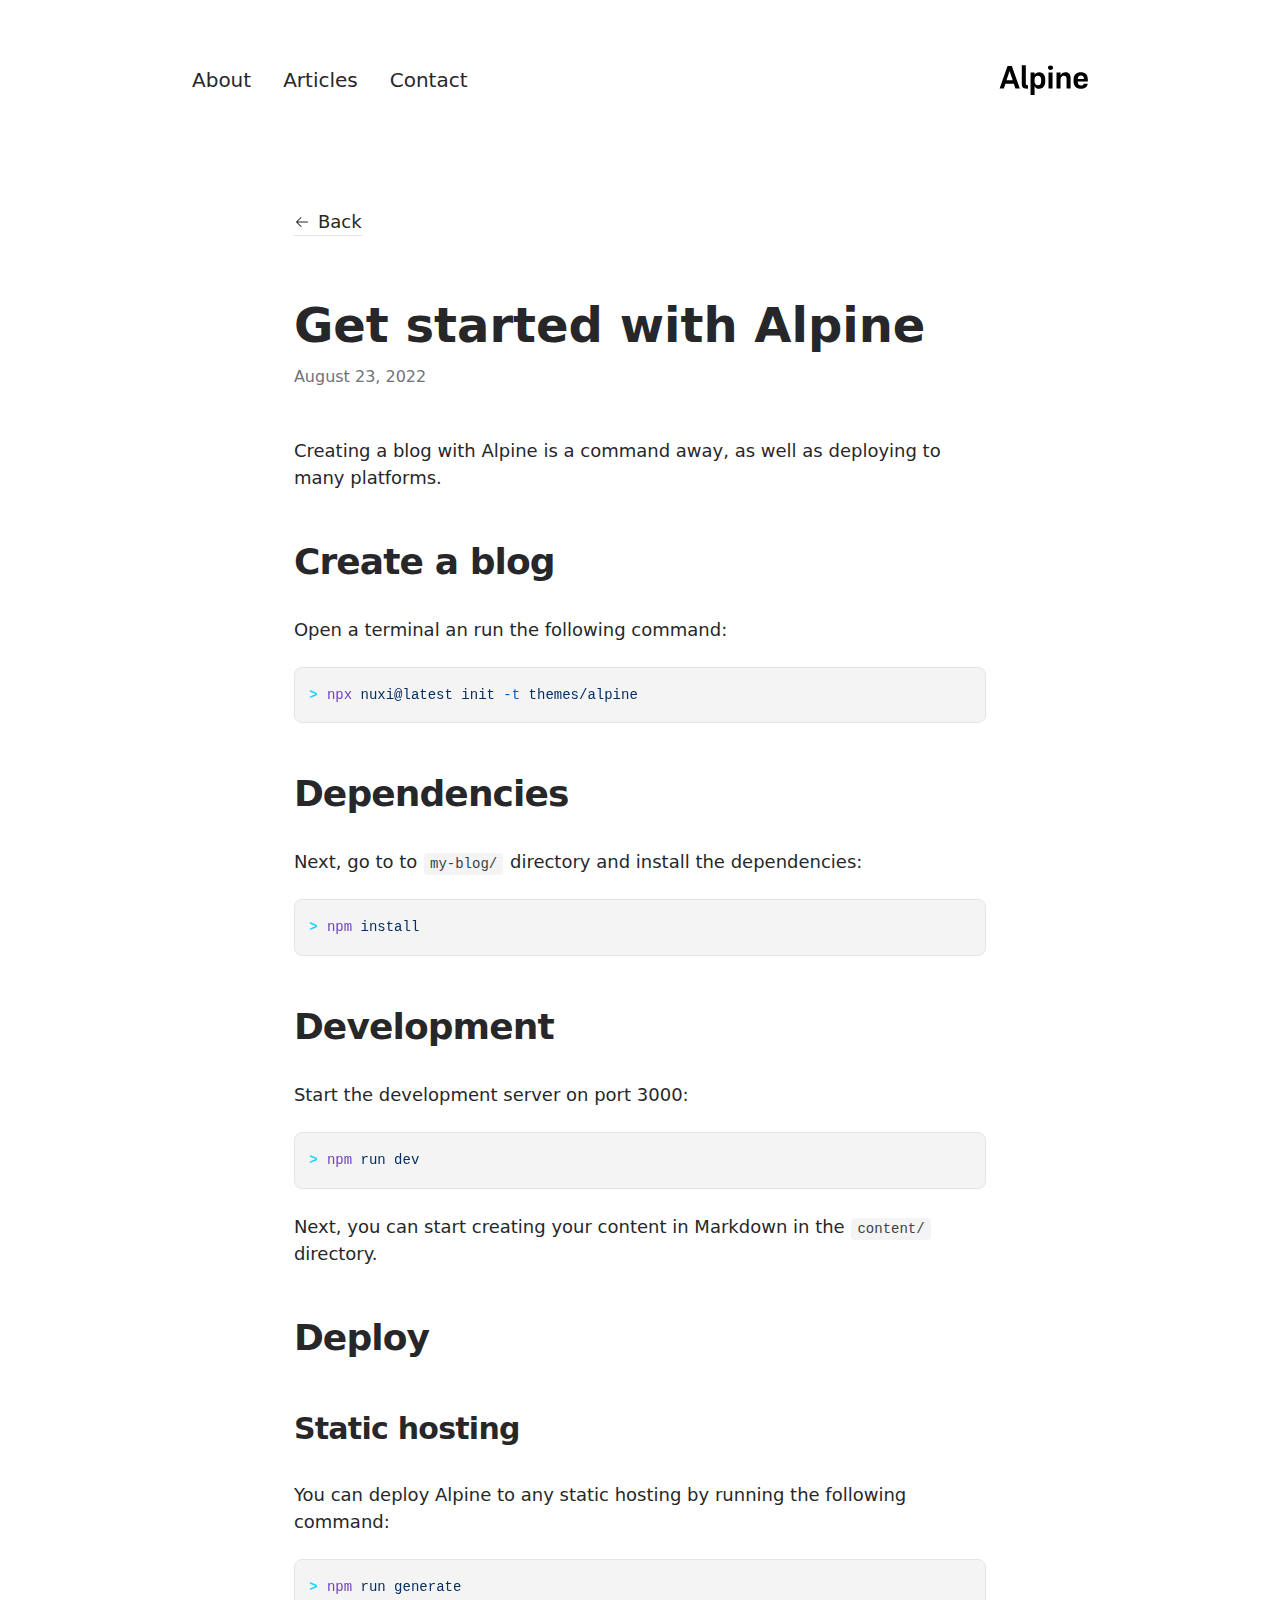
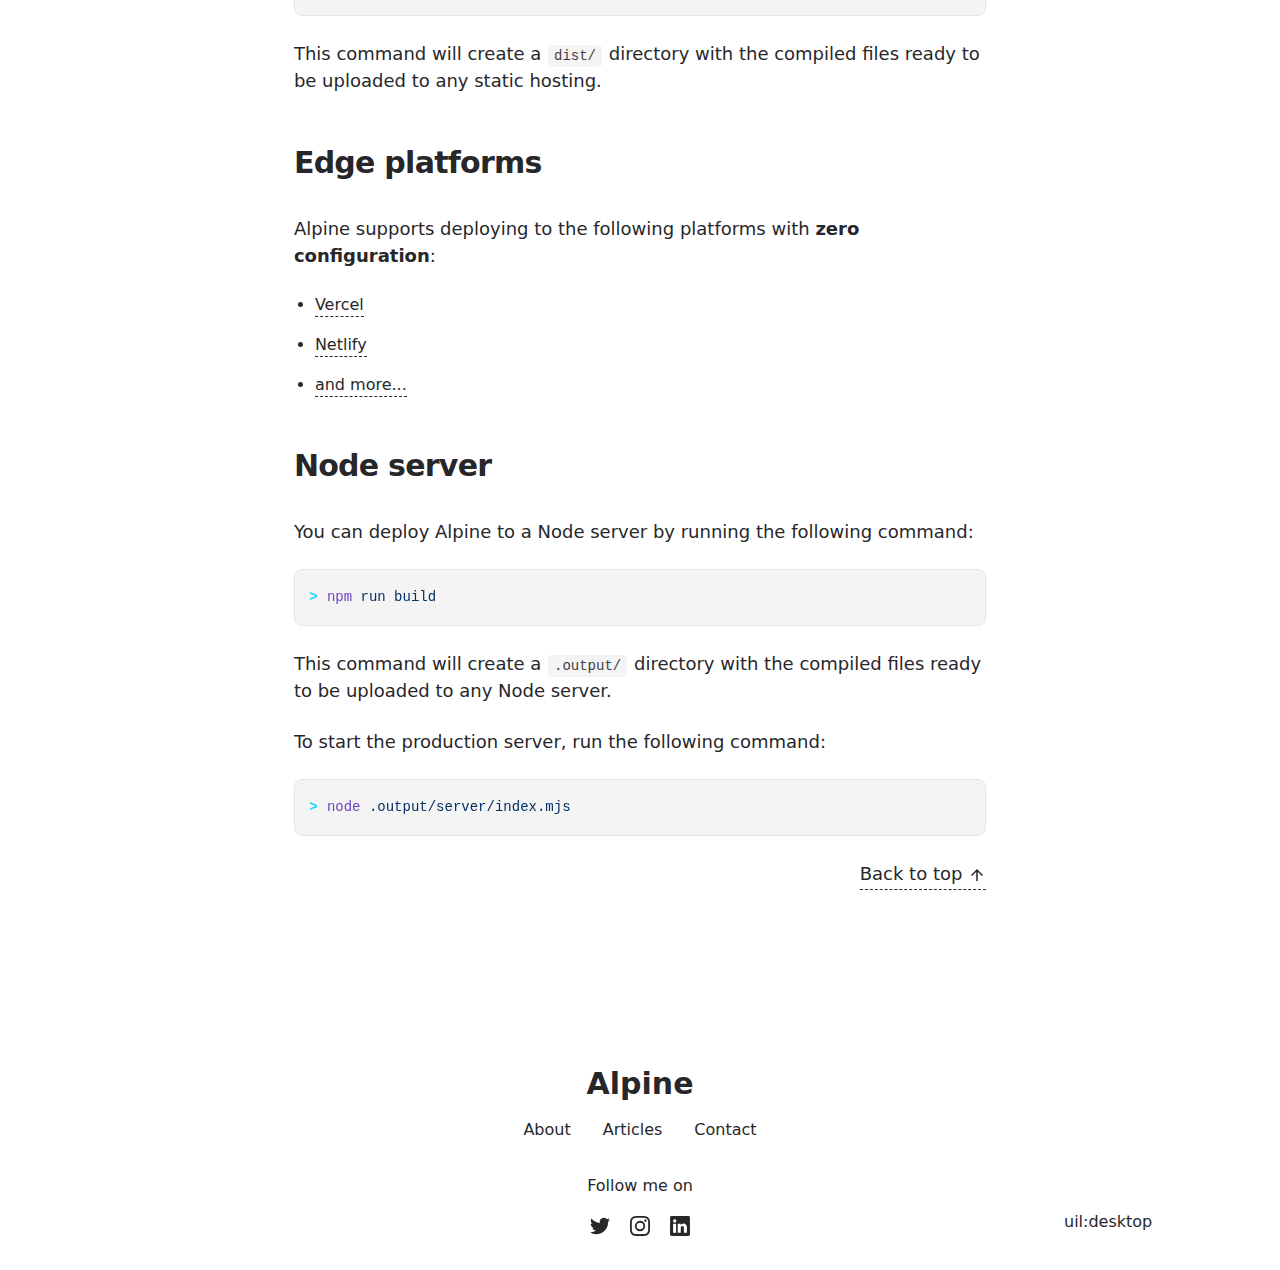
<file: articles/get-started/index.html>
<!DOCTYPE html>
<html  lang="en">
<head><meta charset="utf-8">
<meta name="viewport" content="width=device-width, initial-scale=1">
<title>Get started with Alpine</title>
<meta name="twitter:card" content="summary_large_image">
<meta property="og:image:width" content="400">
<meta property="og:image:height" content="300">
<meta property="og:image:alt" content="An image showcasing my project.">
<meta property="og:title" content="Get started with Alpine">
<meta name="description" content="Creating a blog with Alpine is a command away, as well as deploying to many platforms.">
<meta property="og:description" content="Creating a blog with Alpine is a command away, as well as deploying to many platforms.">
<meta property="og:image" content="/articles/get-started.webp">
<link rel="preload" as="fetch" crossorigin="anonymous" href="/articles/get-started/_payload.json">
<link rel="stylesheet" href="/_nuxt/entry.a72b6484.css">
<link rel="stylesheet" href="/_nuxt/DocumentDrivenNotFound.45fc4b72.css">
<link rel="stylesheet" href="/_nuxt/article.e62575a5.css">
<link rel="stylesheet" href="/_nuxt/ProseA.96f590f5.css">
<link rel="stylesheet" href="/_nuxt/ProseH1.34288a05.css">
<link rel="stylesheet" href="/_nuxt/ProseP.ead1a011.css">
<link rel="stylesheet" href="/_nuxt/ProseH2.9d845232.css">
<link rel="stylesheet" href="/_nuxt/ProsePre.e63e49c6.css">
<link rel="stylesheet" href="/_nuxt/ProseCode.35723e64.css">
<link rel="stylesheet" href="/_nuxt/ProseCodeInline.6c82075a.css">
<link rel="stylesheet" href="/_nuxt/ProseH3.a87f4470.css">
<link rel="stylesheet" href="/_nuxt/ProseStrong.a8477fc2.css">
<link rel="stylesheet" href="/_nuxt/ProseUl.d5cae62b.css">
<link rel="stylesheet" href="/_nuxt/ProseLi.3df7e499.css">
<link rel="modulepreload" as="script" crossorigin href="/_nuxt/entry.393e3877.js">
<link rel="modulepreload" as="script" crossorigin href="/_nuxt/NuxtImg.f37421b6.js">
<link rel="modulepreload" as="script" crossorigin href="/_nuxt/document-driven.5f67d74b.js">
<link rel="modulepreload" as="script" crossorigin href="/_nuxt/DocumentDrivenEmpty.9feaeeb9.js">
<link rel="modulepreload" as="script" crossorigin href="/_nuxt/ContentRenderer.83737e6d.js">
<link rel="modulepreload" as="script" crossorigin href="/_nuxt/ContentRendererMarkdown.vue.debccf9e.js">
<link rel="modulepreload" as="script" crossorigin href="/_nuxt/DocumentDrivenNotFound.29f9989a.js">
<link rel="modulepreload" as="script" crossorigin href="/_nuxt/article.017be827.js">
<link rel="modulepreload" as="script" crossorigin href="/_nuxt/ProseA.9ff0bc55.js">
<link rel="modulepreload" as="script" crossorigin href="/_nuxt/date.824a539b.js">
<link rel="modulepreload" as="script" crossorigin href="/_nuxt/ContentRendererMarkdown.3632bb80.js">
<link rel="modulepreload" as="script" crossorigin href="/_nuxt/ProseH1.eda792de.js">
<link rel="modulepreload" as="script" crossorigin href="/_nuxt/ProseP.ae805289.js">
<link rel="modulepreload" as="script" crossorigin href="/_nuxt/ProseH2.9843e02c.js">
<link rel="modulepreload" as="script" crossorigin href="/_nuxt/ProsePre.39d55e85.js">
<link rel="modulepreload" as="script" crossorigin href="/_nuxt/ProseCode.9a74f841.js">
<link rel="modulepreload" as="script" crossorigin href="/_nuxt/ProseCodeInline.4670811c.js">
<link rel="modulepreload" as="script" crossorigin href="/_nuxt/ProseH3.ad259a4f.js">
<link rel="modulepreload" as="script" crossorigin href="/_nuxt/ProseStrong.04f4bf3b.js">
<link rel="modulepreload" as="script" crossorigin href="/_nuxt/ProseUl.85a0a693.js">
<link rel="modulepreload" as="script" crossorigin href="/_nuxt/ProseLi.dd50380e.js">
<link rel="prefetch" as="script" crossorigin href="/_nuxt/default.0cc11bb0.js">
<link rel="prefetch" as="script" crossorigin href="/_nuxt/page.0bfd4b0d.js">
<link rel="prefetch" as="script" crossorigin href="/_nuxt/client-db.1a7f8a3d.js">
<link rel="prefetch" as="script" crossorigin href="/_nuxt/debug.939f096f.js">
<link rel="prefetch" as="style" href="/_nuxt/useStudio.f3e13c21.css">
<link rel="prefetch" as="script" crossorigin href="/_nuxt/useStudio.4ee14a1b.js">
<link rel="prefetch" as="style" href="/_nuxt/error-404.7910d5ca.css">
<link rel="prefetch" as="script" crossorigin href="/_nuxt/error-404.1f6532cb.js">
<link rel="prefetch" as="style" href="/_nuxt/error-500.1db01289.css">
<link rel="prefetch" as="script" crossorigin href="/_nuxt/error-500.d22b4c49.js">
<script type="module" src="/_nuxt/entry.393e3877.js" crossorigin></script><style id="pinceau-runtime-hydratable">@media{.phy[--]{--puid:1K_SrJ-v;}.pv-vj173P{max-width:var(--elements-container-maxWidth);padding-left:var(--elements-container-padding-mobile);padding-right:var(--elements-container-padding-mobile);}@media (min-width: 475px){.pv-vj173P{padding-left:var(--elements-container-padding-xs);padding-right:var(--elements-container-padding-xs);}}@media (min-width: 640px){.pv-vj173P{padding-left:var(--elements-container-padding-sm);padding-right:var(--elements-container-padding-sm);}}@media (min-width: 768px){.pv-vj173P{padding-left:var(--elements-container-padding-md);padding-right:var(--elements-container-padding-md);}}} </style><style id="pinceau-theme">@media { :root {--pinceau-mq: initial; --alpine-readableLine: 68ch;--alpine-backdrop-backgroundColor: #f4f4f5b3;--prose-code-inline-padding: 0.2rem 0.375rem 0.2rem 0.375rem;--prose-code-block-backdropFilter: contrast(1);--prose-code-block-border-style: solid;--prose-code-block-border-width: 1px;--prose-tbody-tr-borderBottom-style: dashed;--prose-tbody-tr-borderBottom-width: 1px;--prose-th-textAlign: inherit;--prose-thead-borderBottom-style: solid;--prose-thead-borderBottom-width: 1px;--prose-thead-border-style: solid;--prose-thead-border-width: 0px;--prose-table-textAlign: start;--prose-hr-width: 1px;--prose-hr-style: solid;--prose-li-listStylePosition: outside;--prose-ol-li-markerColor: currentColor;--prose-ol-paddingInlineStart: 21px;--prose-ol-listStyleType: decimal;--prose-ul-li-markerColor: currentColor;--prose-ul-paddingInlineStart: 21px;--prose-ul-listStyleType: disc;--prose-blockquote-border-style: solid;--prose-blockquote-border-width: 4px;--prose-blockquote-quotes: '201C' '201D' '2018' '2019';--prose-blockquote-paddingInlineStart: 24px;--prose-a-code-color-hover: currentColor;--prose-a-code-color-static: currentColor;--prose-a-hasCode-borderBottom: none;--prose-a-border-distance: 2px;--prose-a-border-color-hover: currentColor;--prose-a-border-color-static: currentColor;--prose-a-border-style-hover: solid;--prose-a-border-style-static: dashed;--prose-a-border-width: 1px;--prose-a-color-static: inherit;--prose-a-textDecoration: none;--prose-h6-margin: 3rem 0 2rem;--prose-h5-margin: 3rem 0 2rem;--prose-h4-margin: 3rem 0 2rem;--prose-h3-margin: 3rem 0 2rem;--prose-h2-margin: 3rem 0 2rem;--prose-h1-margin: 0 0 2rem;--prose-p-fontSize: 18px;--typography-lead-loose: 2;--typography-lead-relaxed: 1.625;--typography-lead-normal: 1.5;--typography-lead-snug: 1.375;--typography-lead-tight: 1.25;--typography-lead-none: 1;--typography-lead-10: 2.5rem;--typography-lead-9: 2.25rem;--typography-lead-8: 2rem;--typography-lead-7: 1.75rem;--typography-lead-6: 1.5rem;--typography-lead-5: 1.25rem;--typography-lead-4: 1rem;--typography-lead-3: .75rem;--typography-lead-2: .5rem;--typography-lead-1: .025rem;--typography-fontWeight-black: 900;--typography-fontWeight-extrabold: 800;--typography-fontWeight-bold: 700;--typography-fontWeight-semibold: 600;--typography-fontWeight-medium: 500;--typography-fontWeight-normal: 400;--typography-fontWeight-light: 300;--typography-fontWeight-extralight: 200;--typography-fontWeight-thin: 100;--typography-fontSize-9xl: 128px;--typography-fontSize-8xl: 96px;--typography-fontSize-7xl: 72px;--typography-fontSize-6xl: 60px;--typography-fontSize-5xl: 48px;--typography-fontSize-4xl: 36px;--typography-fontSize-3xl: 30px;--typography-fontSize-2xl: 24px;--typography-fontSize-xl: 20px;--typography-fontSize-lg: 18px;--typography-fontSize-base: 16px;--typography-fontSize-sm: 14px;--typography-fontSize-xs: 12px;--typography-letterSpacing-wide: 0.025em;--typography-letterSpacing-tight: -0.025em;--typography-verticalMargin-base: 24px;--typography-verticalMargin-sm: 16px;--elements-border-secondary-hover: [object Object];--elements-backdrop-background: #fffc;--elements-backdrop-filter: saturate(200%) blur(20px);--elements-container-maxWidth: 64rem;--lead-loose: 2;--lead-relaxed: 1.625;--lead-normal: 1.5;--lead-snug: 1.375;--lead-tight: 1.25;--lead-none: 1;--lead-10: 2.5rem;--lead-9: 2.25rem;--lead-8: 2rem;--lead-7: 1.75rem;--lead-6: 1.5rem;--lead-5: 1.25rem;--lead-4: 1rem;--lead-3: .75rem;--lead-2: .5rem;--lead-1: .025rem;--letterSpacing-widest: 0.1em;--letterSpacing-wider: 0.05em;--letterSpacing-wide: 0.025em;--letterSpacing-normal: 0em;--letterSpacing-tight: -0.025em;--letterSpacing-tighter: -0.05em;--fontSize-9xl: 8rem;--fontSize-8xl: 6rem;--fontSize-7xl: 4.5rem;--fontSize-6xl: 3.75rem;--fontSize-5xl: 3rem;--fontSize-4xl: 2.25rem;--fontSize-3xl: 1.875rem;--fontSize-2xl: 1.5rem;--fontSize-xl: 1.25rem;--fontSize-lg: 1.125rem;--fontSize-base: 1rem;--fontSize-sm: 0.875rem;--fontSize-xs: 0.75rem;--fontWeight-black: 900;--fontWeight-extrabold: 800;--fontWeight-bold: 700;--fontWeight-semibold: 600;--fontWeight-medium: 500;--fontWeight-normal: 400;--fontWeight-light: 300;--fontWeight-extralight: 200;--fontWeight-thin: 100;--font-mono: ui-monospace, SFMono-Regular, Menlo, Monaco, Consolas, Liberation Mono, Courier New, monospace;--font-serif: ui-serif, Georgia, Cambria, Times New Roman, Times, serif;--font-sans: ui-sans-serif, system-ui, -apple-system, BlinkMacSystemFont, Segoe UI, Roboto, Helvetica Neue, Arial, Noto Sans, sans-serif, Apple Color Emoji, Segoe UI Emoji, Segoe UI Symbol, Noto Color Emoji;--opacity-total: 1;--opacity-high: 0.8;--opacity-medium: 0.5;--opacity-soft: 0.3;--opacity-light: 0.15;--opacity-bright: 0.1;--opacity-noOpacity: 0;--borderWidth-lg: 3px;--borderWidth-md: 2px;--borderWidth-sm: 1px;--borderWidth-noBorder: 0;--space-rem-875: 0.875rem;--space-rem-625: 0.625rem;--space-rem-375: 0.375rem;--space-rem-125: 0.125rem;--space-px: 1px;--space-128: 32rem;--space-96: 24rem;--space-80: 20rem;--space-72: 18rem;--space-64: 16rem;--space-60: 15rem;--space-56: 14rem;--space-52: 13rem;--space-48: 12rem;--space-44: 11rem;--space-40: 10rem;--space-36: 9rem;--space-32: 8rem;--space-28: 7rem;--space-24: 6rem;--space-20: 5rem;--space-16: 4rem;--space-14: 3.5rem;--space-12: 3rem;--space-11: 2.75rem;--space-10: 2.5rem;--space-9: 2.25rem;--space-8: 2rem;--space-7: 1.75rem;--space-6: 1.5rem;--space-5: 1.25rem;--space-4: 1rem;--space-3: 0.75rem;--space-2: 0.5rem;--space-1: 0.25rem;--space-0: 0px;--size-full: 100%;--size-7xl: 80rem;--size-6xl: 72rem;--size-5xl: 64rem;--size-4xl: 56rem;--size-3xl: 48rem;--size-2xl: 42rem;--size-xl: 36rem;--size-lg: 32rem;--size-md: 28rem;--size-sm: 24rem;--size-xs: 20rem;--size-200: 200px;--size-104: 104px;--size-80: 80px;--size-64: 64px;--size-56: 56px;--size-48: 48px;--size-40: 40px;--size-32: 32px;--size-24: 24px;--size-20: 20px;--size-16: 16px;--size-12: 12px;--size-8: 8px;--size-6: 6px;--size-4: 4px;--size-2: 2px;--size-0: 0px;--radii-full: 9999px;--radii-3xl: 1.75rem;--radii-2xl: 1.5rem;--radii-xl: 1rem;--radii-lg: 0.75rem;--radii-md: 0.5rem;--radii-sm: 0.375rem;--radii-xs: 0.25rem;--radii-2xs: 0.125rem;--radii-none: 0px;--shadow-none: 0px 0px 0px 0px transparent;--shadow-lg: 0px 10px 15px -3px #000000, 0px 4px 6px -4px #000000;--shadow-md: 0px 4px 6px -1px #000000, 0px 2px 4px -2px #000000;--shadow-sm: 0px 1px 3px 0px #000000, 0px 1px 2px -1px #000000;--shadow-xs: 0px 1px 2px 0px #000000;--height-screen: 100vh;--width-screen: 100vw;--color-primary-900: #002e38;--color-primary-800: #005c70;--color-primary-700: #008aa9;--color-primary-600: #00b9e1;--color-primary-500: #1ad6ff;--color-primary-400: #40ddff;--color-primary-300: #66e4ff;--color-primary-200: #8deaff;--color-primary-100: #b3f1ff;--color-primary-50: #d9f8ff;--color-ruby-900: #380011;--color-ruby-800: #700021;--color-ruby-700: #a90032;--color-ruby-600: #e10043;--color-ruby-500: #ff1a5e;--color-ruby-400: #ff4079;--color-ruby-300: #ff6694;--color-ruby-200: #ff8dae;--color-ruby-100: #ffb3c9;--color-ruby-50: #ffd9e4;--color-pink-900: #380025;--color-pink-800: #70004b;--color-pink-700: #a90070;--color-pink-600: #e10095;--color-pink-500: #ff1ab2;--color-pink-400: #ff40bf;--color-pink-300: #ff66cc;--color-pink-200: #ff8dd8;--color-pink-100: #ffb3e5;--color-pink-50: #ffd9f2;--color-purple-900: #190038;--color-purple-800: #330070;--color-purple-700: #4c00a9;--color-purple-600: #6500e1;--color-purple-500: #811aff;--color-purple-400: #9640ff;--color-purple-300: #ab66ff;--color-purple-200: #c08dff;--color-purple-100: #d5b3ff;--color-purple-50: #ead9ff;--color-royalblue-900: #0b0531;--color-royalblue-800: #160a62;--color-royalblue-700: #211093;--color-royalblue-600: #2c15c4;--color-royalblue-500: #4127e8;--color-royalblue-400: #614bec;--color-royalblue-300: #806ff0;--color-royalblue-200: #a093f3;--color-royalblue-100: #c0b7f7;--color-royalblue-50: #dfdbfb;--color-indigoblue-900: #001238;--color-indigoblue-800: #002370;--color-indigoblue-700: #0035a9;--color-indigoblue-600: #0047e1;--color-indigoblue-500: #1a62ff;--color-indigoblue-400: #407cff;--color-indigoblue-300: #6696ff;--color-indigoblue-200: #8db0ff;--color-indigoblue-100: #b3cbff;--color-indigoblue-50: #d9e5ff;--color-blue-900: #002438;--color-blue-800: #004870;--color-blue-700: #006ca9;--color-blue-600: #0090e1;--color-blue-500: #1aadff;--color-blue-400: #40bbff;--color-blue-300: #66c8ff;--color-blue-200: #8dd6ff;--color-blue-100: #b3e4ff;--color-blue-50: #d9f1ff;--color-lightblue-900: #002e38;--color-lightblue-800: #005c70;--color-lightblue-700: #008aa9;--color-lightblue-600: #00b9e1;--color-lightblue-500: #1ad6ff;--color-lightblue-400: #40ddff;--color-lightblue-300: #66e4ff;--color-lightblue-200: #8deaff;--color-lightblue-100: #b3f1ff;--color-lightblue-50: #d9f8ff;--color-teal-900: #062a28;--color-teal-800: #0b544f;--color-teal-700: #117d77;--color-teal-600: #16a79e;--color-teal-500: #1cd1c6;--color-teal-400: #36e4da;--color-teal-300: #5fe9e1;--color-teal-200: #87efe9;--color-teal-100: #aff4f0;--color-teal-50: #d7faf8;--color-pear-900: #2a2b09;--color-pear-800: #545512;--color-pear-700: #7e801b;--color-pear-600: #a8aa24;--color-pear-500: #d0d32f;--color-pear-400: #d8da52;--color-pear-300: #e0e274;--color-pear-200: #e8e997;--color-pear-100: #eff0ba;--color-pear-50: #f7f8dc;--color-red-900: #380300;--color-red-800: #700700;--color-red-700: #a90a00;--color-red-600: #e10e00;--color-red-500: #ff281a;--color-red-400: #ff4c40;--color-red-300: #ff7066;--color-red-200: #ff948d;--color-red-100: #ffb7b3;--color-red-50: #ffdbd9;--color-orange-900: #381800;--color-orange-800: #702f00;--color-orange-700: #a94700;--color-orange-600: #e15e00;--color-orange-500: #ff7a1a;--color-orange-400: #ff9040;--color-orange-300: #ffa666;--color-orange-200: #ffbd8d;--color-orange-100: #ffd3b3;--color-orange-50: #ffe9d9;--color-yellow-900: #362b03;--color-yellow-800: #6d5605;--color-yellow-700: #a38108;--color-yellow-600: #daac0a;--color-yellow-500: #f5c828;--color-yellow-400: #f7d14c;--color-yellow-300: #f8da70;--color-yellow-200: #fae393;--color-yellow-100: #fcedb7;--color-yellow-50: #fdf6db;--color-green-900: #003f25;--color-green-800: #005e38;--color-green-700: #007e4a;--color-green-600: #009d5d;--color-green-500: #00bd6f;--color-green-400: #00dc82;--color-green-300: #30ffaa;--color-green-200: #83ffcc;--color-green-100: #acffdd;--color-green-50: #d6ffee;--color-gray-900: #18181B;--color-gray-800: #27272A;--color-gray-700: #3f3f46;--color-gray-600: #52525B;--color-gray-500: #71717A;--color-gray-400: #a1a1aa;--color-gray-300: #D4d4d8;--color-gray-200: #e4e4e7;--color-gray-100: #f4f4f5;--color-gray-50: #fafafa;--color-black: #0c0c0d;--color-white: #FFFFFF;--media-portrait: only screen and (orientation: portrait);--media-landscape: only screen and (orientation: landscape);--media-rm: (prefers-reduced-motion: reduce);--media-2xl: (min-width: 1536px);--media-xl: (min-width: 1280px);--media-lg: (min-width: 1024px);--media-md: (min-width: 768px);--media-sm: (min-width: 640px);--media-xs: (min-width: 475px);--alpine-body-color: var(--color-gray-800);--alpine-body-backgroundColor: var(--color-white);--prose-code-inline-fontWeight: var(--typography-fontWeight-normal);--prose-code-inline-fontSize: var(--typography-fontSize-sm);--prose-code-inline-borderRadius: var(--radii-xs);--prose-code-block-pre-padding: var(--typography-verticalMargin-sm);--prose-code-block-margin: var(--typography-verticalMargin-base) 0;--prose-code-block-fontSize: var(--typography-fontSize-sm);--prose-tbody-code-inline-fontSize: var(--typography-fontSize-sm);--prose-tbody-td-padding: var(--typography-verticalMargin-sm);--prose-th-fontWeight: var(--typography-fontWeight-semibold);--prose-th-padding: 0 var(--typography-verticalMargin-sm) var(--typography-verticalMargin-sm) var(--typography-verticalMargin-sm);--prose-table-lineHeight: var(--typography-lead-6);--prose-table-fontSize: var(--typography-fontSize-sm);--prose-table-margin: var(--typography-verticalMargin-base) 0;--prose-hr-margin: var(--typography-verticalMargin-base) 0;--prose-li-margin: var(--typography-verticalMargin-sm) 0;--prose-ol-margin: var(--typography-verticalMargin-base) 0;--prose-ul-margin: var(--typography-verticalMargin-base) 0;--prose-blockquote-margin: var(--typography-verticalMargin-base) 0;--prose-a-code-border-style: var(--prose-a-border-style-static);--prose-a-code-border-width: var(--prose-a-border-width);--prose-a-fontWeight: var(--typography-fontWeight-medium);--prose-img-margin: var(--typography-verticalMargin-base) 0;--prose-strong-fontWeight: var(--typography-fontWeight-semibold);--prose-h6-iconSize: var(--typography-fontSize-base);--prose-h6-fontWeight: var(--typography-fontWeight-semibold);--prose-h6-lineHeight: var(--typography-lead-normal);--prose-h6-fontSize: var(--typography-fontSize-lg);--prose-h5-iconSize: var(--typography-fontSize-lg);--prose-h5-fontWeight: var(--typography-fontWeight-semibold);--prose-h5-lineHeight: var(--typography-lead-snug);--prose-h5-fontSize: var(--typography-fontSize-xl);--prose-h4-iconSize: var(--typography-fontSize-lg);--prose-h4-letterSpacing: var(--typography-letterSpacing-tight);--prose-h4-fontWeight: var(--typography-fontWeight-semibold);--prose-h4-lineHeight: var(--typography-lead-snug);--prose-h4-fontSize: var(--typography-fontSize-2xl);--prose-h3-iconSize: var(--typography-fontSize-xl);--prose-h3-letterSpacing: var(--typography-letterSpacing-tight);--prose-h3-fontWeight: var(--typography-fontWeight-semibold);--prose-h3-lineHeight: var(--typography-lead-snug);--prose-h3-fontSize: var(--typography-fontSize-3xl);--prose-h2-iconSize: var(--typography-fontSize-2xl);--prose-h2-letterSpacing: var(--typography-letterSpacing-tight);--prose-h2-fontWeight: var(--typography-fontWeight-semibold);--prose-h2-lineHeight: var(--typography-lead-tight);--prose-h2-fontSize: var(--typography-fontSize-4xl);--prose-h1-iconSize: var(--typography-fontSize-3xl);--prose-h1-letterSpacing: var(--typography-letterSpacing-tight);--prose-h1-fontWeight: var(--typography-fontWeight-bold);--prose-h1-lineHeight: var(--typography-lead-tight);--prose-h1-fontSize: var(--typography-fontSize-5xl);--prose-p-br-margin: var(--typography-verticalMargin-base) 0 0 0;--prose-p-margin: var(--typography-verticalMargin-base) 0;--prose-p-lineHeight: var(--typography-lead-normal);--typography-color-primary-900: var(--color-primary-900);--typography-color-primary-800: var(--color-primary-800);--typography-color-primary-700: var(--color-primary-700);--typography-color-primary-600: var(--color-primary-600);--typography-color-primary-500: var(--color-primary-500);--typography-color-primary-400: var(--color-primary-400);--typography-color-primary-300: var(--color-primary-300);--typography-color-primary-200: var(--color-primary-200);--typography-color-primary-100: var(--color-primary-100);--typography-color-primary-50: var(--color-primary-50);--typography-font-code: var(--font-mono);--typography-font-body: var(--font-sans);--typography-font-display: var(--font-sans);--typography-body-backgroundColor: var(--color-white);--typography-body-color: var(--color-black);--elements-state-danger-borderColor-secondary: var(--color-red-200);--elements-state-danger-borderColor-primary: var(--color-red-100);--elements-state-danger-backgroundColor-secondary: var(--color-red-100);--elements-state-danger-backgroundColor-primary: var(--color-red-50);--elements-state-danger-color-secondary: var(--color-red-600);--elements-state-danger-color-primary: var(--color-red-500);--elements-state-warning-borderColor-secondary: var(--color-yellow-200);--elements-state-warning-borderColor-primary: var(--color-yellow-100);--elements-state-warning-backgroundColor-secondary: var(--color-yellow-100);--elements-state-warning-backgroundColor-primary: var(--color-yellow-50);--elements-state-warning-color-secondary: var(--color-yellow-700);--elements-state-warning-color-primary: var(--color-yellow-600);--elements-state-success-borderColor-secondary: var(--color-green-200);--elements-state-success-borderColor-primary: var(--color-green-100);--elements-state-success-backgroundColor-secondary: var(--color-green-100);--elements-state-success-backgroundColor-primary: var(--color-green-50);--elements-state-success-color-secondary: var(--color-green-600);--elements-state-success-color-primary: var(--color-green-500);--elements-state-info-borderColor-secondary: var(--color-blue-200);--elements-state-info-borderColor-primary: var(--color-blue-100);--elements-state-info-backgroundColor-secondary: var(--color-blue-100);--elements-state-info-backgroundColor-primary: var(--color-blue-50);--elements-state-info-color-secondary: var(--color-blue-600);--elements-state-info-color-primary: var(--color-blue-500);--elements-state-primary-borderColor-secondary: var(--color-primary-200);--elements-state-primary-borderColor-primary: var(--color-primary-100);--elements-state-primary-backgroundColor-secondary: var(--color-primary-100);--elements-state-primary-backgroundColor-primary: var(--color-primary-50);--elements-state-primary-color-secondary: var(--color-primary-700);--elements-state-primary-color-primary: var(--color-primary-600);--elements-surface-secondary-backgroundColor: var(--color-gray-200);--elements-surface-primary-backgroundColor: var(--color-gray-100);--elements-surface-background-base: var(--color-gray-100);--elements-border-secondary-static: var(--color-gray-200);--elements-border-primary-hover: var(--color-gray-200);--elements-border-primary-static: var(--color-gray-100);--elements-container-padding-md: var(--space-16);--elements-container-padding-sm: var(--space-12);--elements-container-padding-xs: var(--space-8);--elements-container-padding-mobile: var(--space-6);--elements-text-secondary-color-hover: var(--color-gray-700);--elements-text-secondary-color-static: var(--color-gray-500);--elements-text-primary-color-static: var(--color-gray-900);--text-6xl-lineHeight: var(--lead-none);--text-6xl-fontSize: var(--fontSize-6xl);--text-5xl-lineHeight: var(--lead-none);--text-5xl-fontSize: var(--fontSize-5xl);--text-4xl-lineHeight: var(--lead-10);--text-4xl-fontSize: var(--fontSize-4xl);--text-3xl-lineHeight: var(--lead-9);--text-3xl-fontSize: var(--fontSize-3xl);--text-2xl-lineHeight: var(--lead-8);--text-2xl-fontSize: var(--fontSize-2xl);--text-xl-lineHeight: var(--lead-7);--text-xl-fontSize: var(--fontSize-xl);--text-lg-lineHeight: var(--lead-7);--text-lg-fontSize: var(--fontSize-lg);--text-base-lineHeight: var(--lead-6);--text-base-fontSize: var(--fontSize-base);--text-sm-lineHeight: var(--lead-5);--text-sm-fontSize: var(--fontSize-sm);--text-xs-lineHeight: var(--lead-4);--text-xs-fontSize: var(--fontSize-xs);--shadow-2xl: 0px 25px 50px -12px var(--color-gray-900);--shadow-xl: 0px 20px 25px -5px var(--color-gray-400), 0px 8px 10px -6px #000000;--color-secondary-900: var(--color-gray-900);--color-secondary-800: var(--color-gray-800);--color-secondary-700: var(--color-gray-700);--color-secondary-600: var(--color-gray-600);--color-secondary-500: var(--color-gray-500);--color-secondary-400: var(--color-gray-400);--color-secondary-300: var(--color-gray-300);--color-secondary-200: var(--color-gray-200);--color-secondary-100: var(--color-gray-100);--color-secondary-50: var(--color-gray-50);--prose-a-code-background-hover: var(--typography-color-primary-50);--prose-a-code-border-color-hover: var(--typography-color-primary-500);--prose-a-color-hover: var(--typography-color-primary-500);--typography-color-secondary-900: var(--color-secondary-900);--typography-color-secondary-800: var(--color-secondary-800);--typography-color-secondary-700: var(--color-secondary-700);--typography-color-secondary-600: var(--color-secondary-600);--typography-color-secondary-500: var(--color-secondary-500);--typography-color-secondary-400: var(--color-secondary-400);--typography-color-secondary-300: var(--color-secondary-300);--typography-color-secondary-200: var(--color-secondary-200);--typography-color-secondary-100: var(--color-secondary-100);--typography-color-secondary-50: var(--color-secondary-50);--prose-code-inline-backgroundColor: var(--typography-color-secondary-100);--prose-code-inline-color: var(--typography-color-secondary-700);--prose-code-block-backgroundColor: var(--typography-color-secondary-100);--prose-code-block-color: var(--typography-color-secondary-700);--prose-code-block-border-color: var(--typography-color-secondary-200);--prose-tbody-tr-borderBottom-color: var(--typography-color-secondary-200);--prose-th-color: var(--typography-color-secondary-600);--prose-thead-borderBottom-color: var(--typography-color-secondary-200);--prose-thead-border-color: var(--typography-color-secondary-300);--prose-hr-color: var(--typography-color-secondary-200);--prose-blockquote-border-color: var(--typography-color-secondary-200);--prose-blockquote-color: var(--typography-color-secondary-500);--prose-a-code-border-color-static: var(--typography-color-secondary-400); } }@media { :root.dark {--pinceau-mq: dark; --alpine-backdrop-backgroundColor: #18181bb3;--prose-code-block-backdropFilter: contrast(1);--prose-ol-li-markerColor: currentColor;--prose-ul-li-markerColor: currentColor;--prose-a-code-color-hover: currentColor;--prose-a-code-color-static: currentColor;--prose-a-border-color-hover: currentColor;--prose-a-border-color-static: currentColor;--prose-a-color-static: inherit;--elements-backdrop-background: #0c0d0ccc;--alpine-body-color: var(--color-gray-200);--alpine-body-backgroundColor: var(--color-black);--typography-body-backgroundColor: var(--color-black);--typography-body-color: var(--color-white);--elements-state-danger-borderColor-secondary: var(--color-red-700);--elements-state-danger-borderColor-primary: var(--color-red-800);--elements-state-danger-backgroundColor-secondary: var(--color-red-800);--elements-state-danger-backgroundColor-primary: var(--color-red-900);--elements-state-danger-color-secondary: var(--color-red-200);--elements-state-danger-color-primary: var(--color-red-300);--elements-state-warning-borderColor-secondary: var(--color-yellow-700);--elements-state-warning-borderColor-primary: var(--color-yellow-800);--elements-state-warning-backgroundColor-secondary: var(--color-yellow-800);--elements-state-warning-backgroundColor-primary: var(--color-yellow-900);--elements-state-warning-color-secondary: var(--color-yellow-200);--elements-state-warning-color-primary: var(--color-yellow-400);--elements-state-success-borderColor-secondary: var(--color-green-700);--elements-state-success-borderColor-primary: var(--color-green-800);--elements-state-success-backgroundColor-secondary: var(--color-green-800);--elements-state-success-backgroundColor-primary: var(--color-green-900);--elements-state-success-color-secondary: var(--color-green-200);--elements-state-success-color-primary: var(--color-green-400);--elements-state-info-borderColor-secondary: var(--color-blue-700);--elements-state-info-borderColor-primary: var(--color-blue-800);--elements-state-info-backgroundColor-secondary: var(--color-blue-800);--elements-state-info-backgroundColor-primary: var(--color-blue-900);--elements-state-info-color-secondary: var(--color-blue-200);--elements-state-info-color-primary: var(--color-blue-400);--elements-state-primary-borderColor-secondary: var(--color-primary-700);--elements-state-primary-borderColor-primary: var(--color-primary-800);--elements-state-primary-backgroundColor-secondary: var(--color-primary-800);--elements-state-primary-backgroundColor-primary: var(--color-primary-900);--elements-state-primary-color-secondary: var(--color-primary-200);--elements-state-primary-color-primary: var(--color-primary-400);--elements-surface-secondary-backgroundColor: var(--color-gray-800);--elements-surface-primary-backgroundColor: var(--color-gray-900);--elements-surface-background-base: var(--color-gray-900);--elements-border-secondary-static: var(--color-gray-800);--elements-border-primary-hover: var(--color-gray-800);--elements-border-primary-static: var(--color-gray-900);--elements-text-secondary-color-hover: var(--color-gray-200);--elements-text-secondary-color-static: var(--color-gray-400);--elements-text-primary-color-static: var(--color-gray-50);--prose-a-code-background-hover: var(--typography-color-primary-900);--prose-a-code-border-color-hover: var(--typography-color-primary-600);--prose-a-color-hover: var(--typography-color-primary-400);--prose-code-inline-backgroundColor: var(--typography-color-secondary-800);--prose-code-inline-color: var(--typography-color-secondary-200);--prose-code-block-backgroundColor: var(--typography-color-secondary-900);--prose-code-block-color: var(--typography-color-secondary-200);--prose-code-block-border-color: var(--typography-color-secondary-800);--prose-tbody-tr-borderBottom-color: var(--typography-color-secondary-800);--prose-th-color: var(--typography-color-secondary-400);--prose-thead-borderBottom-color: var(--typography-color-secondary-800);--prose-thead-border-color: var(--typography-color-secondary-600);--prose-hr-color: var(--typography-color-secondary-800);--prose-blockquote-border-color: var(--typography-color-secondary-700);--prose-blockquote-color: var(--typography-color-secondary-400);--prose-a-code-border-color-static: var(--typography-color-secondary-600); } }</style><script>"use strict";(()=>{const a=window,e=document.documentElement,m=["dark","light"],c=window&&window.localStorage&&window.localStorage.getItem&&window.localStorage.getItem("nuxt-color-mode")||"system";let n=c==="system"?d():c;const l=e.getAttribute("data-color-mode-forced");l&&(n=l),i(n),a["__NUXT_COLOR_MODE__"]={preference:c,value:n,getColorScheme:d,addColorScheme:i,removeColorScheme:f};function i(o){const t=""+o+"",s="";e.classList?e.classList.add(t):e.className+=" "+t,s&&e.setAttribute("data-"+s,o)}function f(o){const t=""+o+"",s="";e.classList?e.classList.remove(t):e.className=e.className.replace(new RegExp(t,"g"),""),s&&e.removeAttribute("data-"+s)}function r(o){return a.matchMedia("(prefers-color-scheme"+o+")")}function d(){if(a.matchMedia&&r("").media!=="not all"){for(const o of m)if(r(":"+o).matches)return o}return"light"}})();
</script></head>
<body ><div id="__nuxt"><div class="container pv-vj173P pc-1K_SrJ app-layout" data-v-f2cf7a4b data-v-58a153be><!--[--><div class="nuxt-progress" style="width:0%;height:3px;opacity:0;background-size:Infinity% auto;" data-v-f2cf7a4b></div><header class="right" data-v-f2cf7a4b data-v-5aa0ab9e><div class="menu" data-v-5aa0ab9e><button aria-label="Navigation Menu" data-v-5aa0ab9e><svg width="24" height="24" viewBox="0 0 68 68" fill="currentColor" xmlns="http://www.w3.org/2000/svg" data-v-5aa0ab9e><path d="M8 34C8 32.1362 8 31.2044 8.30448 30.4693C8.71046 29.4892 9.48915 28.7105 10.4693 28.3045C11.2044 28 12.1362 28 14 28C15.8638 28 16.7956 28 17.5307 28.3045C18.5108 28.7105 19.2895 29.4892 19.6955 30.4693C20 31.2044 20 32.1362 20 34C20 35.8638 20 36.7956 19.6955 37.5307C19.2895 38.5108 18.5108 39.2895 17.5307 39.6955C16.7956 40 15.8638 40 14 40C12.1362 40 11.2044 40 10.4693 39.6955C9.48915 39.2895 8.71046 38.5108 8.30448 37.5307C8 36.7956 8 35.8638 8 34Z" data-v-5aa0ab9e></path><path d="M28 34C28 32.1362 28 31.2044 28.3045 30.4693C28.7105 29.4892 29.4892 28.7105 30.4693 28.3045C31.2044 28 32.1362 28 34 28C35.8638 28 36.7956 28 37.5307 28.3045C38.5108 28.7105 39.2895 29.4892 39.6955 30.4693C40 31.2044 40 32.1362 40 34C40 35.8638 40 36.7956 39.6955 37.5307C39.2895 38.5108 38.5108 39.2895 37.5307 39.6955C36.7956 40 35.8638 40 34 40C32.1362 40 31.2044 40 30.4693 39.6955C29.4892 39.2895 28.7105 38.5108 28.3045 37.5307C28 36.7956 28 35.8638 28 34Z" data-v-5aa0ab9e></path><path d="M48 34C48 32.1362 48 31.2044 48.3045 30.4693C48.7105 29.4892 49.4892 28.7105 50.4693 28.3045C51.2044 28 52.1362 28 54 28C55.8638 28 56.7956 28 57.5307 28.3045C58.5108 28.7105 59.2895 29.4892 59.6955 30.4693C60 31.2044 60 32.1362 60 34C60 35.8638 60 36.7956 59.6955 37.5307C59.2895 38.5108 58.5108 39.2895 57.5307 39.6955C56.7956 40 55.8638 40 54 40C52.1362 40 51.2044 40 50.4693 39.6955C49.4892 39.2895 48.7105 38.5108 48.3045 37.5307C48 36.7956 48 35.8638 48 34Z" data-v-5aa0ab9e></path></svg></button></div><div class="overlay" data-v-5aa0ab9e><nav data-v-5aa0ab9e data-v-187494d6><ul data-v-187494d6><!--[--><li data-v-187494d6><a href="/" class="" data-v-187494d6><span class="underline-fx" data-v-187494d6></span> About</a></li><li data-v-187494d6><a href="/articles" class="" data-v-187494d6><span class="underline-fx" data-v-187494d6></span> Articles</a></li><li data-v-187494d6><a href="/contact" class="" data-v-187494d6><span class="underline-fx" data-v-187494d6></span> Contact</a></li><!--]--></ul></nav></div><div class="logo" data-v-5aa0ab9e><a href="/" class="" data-v-5aa0ab9e><img src="/logo-dark.svg" class="dark-img" alt="alpine" width="89" height="31" data-v-5aa0ab9e><img src="/logo.svg" class="light-img" alt="alpine" width="89" height="31" data-v-5aa0ab9e></a></div><div class="main-nav" data-v-5aa0ab9e><nav data-v-5aa0ab9e data-v-187494d6><ul data-v-187494d6><!--[--><li data-v-187494d6><a href="/" class="" data-v-187494d6><span class="underline-fx" data-v-187494d6></span> About</a></li><li data-v-187494d6><a href="/articles" class="" data-v-187494d6><span class="underline-fx" data-v-187494d6></span> Articles</a></li><li data-v-187494d6><a href="/contact" class="" data-v-187494d6><span class="underline-fx" data-v-187494d6></span> Contact</a></li><!--]--></ul></nav></div></header><!--[--><div class="document-driven-page"><article data-v-93753fd6><a href="/articles" class="back" data-v-93753fd6><svg xmlns="http://www.w3.org/2000/svg" xmlns:xlink="http://www.w3.org/1999/xlink" aria-hidden="true" role="img" class="icon" data-v-93753fd6 style="" width="1em" height="1em" viewBox="0 0 256 256" data-v-8e7f45c1><path fill="currentColor" d="M224 128a8 8 0 0 1-8 8H59.31l58.35 58.34a8 8 0 0 1-11.32 11.32l-72-72a8 8 0 0 1 0-11.32l72-72a8 8 0 0 1 11.32 11.32L59.31 120H216a8 8 0 0 1 8 8"/></svg><span data-v-93753fd6> Back </span></a><header data-v-93753fd6><h1 class="title" data-v-93753fd6>Get started with Alpine</h1><time datetime="2022-08-23T00:00:00.000Z" data-v-93753fd6>August 23, 2022</time></header><div class="prose" data-v-93753fd6><!--[--><div><h1 id="get-started-with-alpine" data-v-8c7c3365><a aria-current="page" href="/articles/get-started#get-started-with-alpine" class="router-link-active router-link-exact-active" data-v-8c7c3365><!--[-->Get started with Alpine<!--]--><!----></a></h1><p data-v-f402c6c4><!--[-->Creating a blog with Alpine is a command away, as well as deploying to many platforms.<!--]--></p><h2 id="create-a-blog" data-v-a7a4397b><a aria-current="page" href="/articles/get-started#create-a-blog" class="router-link-active router-link-exact-active" data-v-a7a4397b><!--[-->Create a blog<!--]--><!----></a></h2><p data-v-f402c6c4><!--[-->Open a terminal an run the following command:<!--]--></p><div class="highlight-bash prose-code" meta data-v-8f163f2a><!----><!--[--><pre class="language-bash shiki shiki-themes github-light github-dark" style=""><!--[--><code><span class="line" line="1"><span style="--shiki-default:#6F42C1;--shiki-dark:#B392F0">npx</span><span style="--shiki-default:#032F62;--shiki-dark:#9ECBFF"> nuxi@latest</span><span style="--shiki-default:#032F62;--shiki-dark:#9ECBFF"> init</span><span style="--shiki-default:#005CC5;--shiki-dark:#79B8FF"> -t</span><span style="--shiki-default:#032F62;--shiki-dark:#9ECBFF"> themes/alpine
</span></span></code><!--]--></pre><!--]--><button class="copy-button" data-v-8f163f2a data-v-a5aad185><span class="sr-only" data-v-a5aad185>Copy to clipboard</span><span class="icon-wrapper" data-v-a5aad185><svg xmlns="http://www.w3.org/2000/svg" xmlns:xlink="http://www.w3.org/1999/xlink" aria-hidden="true" role="img" class="icon" data-v-a5aad185 style="" width="18px" height="18px" viewBox="0 0 256 256" data-v-8e7f45c1><path fill="currentColor" d="M216 32H88a8 8 0 0 0-8 8v40H40a8 8 0 0 0-8 8v128a8 8 0 0 0 8 8h128a8 8 0 0 0 8-8v-40h40a8 8 0 0 0 8-8V40a8 8 0 0 0-8-8m-56 176H48V96h112Zm48-48h-32V88a8 8 0 0 0-8-8H96V48h112Z"/></svg></span></button></div><h2 id="dependencies" data-v-a7a4397b><a aria-current="page" href="/articles/get-started#dependencies" class="router-link-active router-link-exact-active" data-v-a7a4397b><!--[-->Dependencies<!--]--><!----></a></h2><p data-v-f402c6c4><!--[-->Next, go to to <code class="" data-v-41f380b0><!--[-->my-blog/<!--]--></code> directory and install the dependencies:<!--]--></p><div class="highlight-bash prose-code" meta data-v-8f163f2a><!----><!--[--><pre class="language-bash shiki shiki-themes github-light github-dark" style=""><!--[--><code><span class="line" line="1"><span style="--shiki-default:#6F42C1;--shiki-dark:#B392F0">npm</span><span style="--shiki-default:#032F62;--shiki-dark:#9ECBFF"> install
</span></span></code><!--]--></pre><!--]--><button class="copy-button" data-v-8f163f2a data-v-a5aad185><span class="sr-only" data-v-a5aad185>Copy to clipboard</span><span class="icon-wrapper" data-v-a5aad185><svg xmlns="http://www.w3.org/2000/svg" xmlns:xlink="http://www.w3.org/1999/xlink" aria-hidden="true" role="img" class="icon" data-v-a5aad185 style="" width="18px" height="18px" viewBox="0 0 256 256" data-v-8e7f45c1><path fill="currentColor" d="M216 32H88a8 8 0 0 0-8 8v40H40a8 8 0 0 0-8 8v128a8 8 0 0 0 8 8h128a8 8 0 0 0 8-8v-40h40a8 8 0 0 0 8-8V40a8 8 0 0 0-8-8m-56 176H48V96h112Zm48-48h-32V88a8 8 0 0 0-8-8H96V48h112Z"/></svg></span></button></div><h2 id="development" data-v-a7a4397b><a aria-current="page" href="/articles/get-started#development" class="router-link-active router-link-exact-active" data-v-a7a4397b><!--[-->Development<!--]--><!----></a></h2><p data-v-f402c6c4><!--[-->Start the development server on port 3000:<!--]--></p><div class="highlight-bash prose-code" meta data-v-8f163f2a><!----><!--[--><pre class="language-bash shiki shiki-themes github-light github-dark" style=""><!--[--><code><span class="line" line="1"><span style="--shiki-default:#6F42C1;--shiki-dark:#B392F0">npm</span><span style="--shiki-default:#032F62;--shiki-dark:#9ECBFF"> run</span><span style="--shiki-default:#032F62;--shiki-dark:#9ECBFF"> dev
</span></span></code><!--]--></pre><!--]--><button class="copy-button" data-v-8f163f2a data-v-a5aad185><span class="sr-only" data-v-a5aad185>Copy to clipboard</span><span class="icon-wrapper" data-v-a5aad185><svg xmlns="http://www.w3.org/2000/svg" xmlns:xlink="http://www.w3.org/1999/xlink" aria-hidden="true" role="img" class="icon" data-v-a5aad185 style="" width="18px" height="18px" viewBox="0 0 256 256" data-v-8e7f45c1><path fill="currentColor" d="M216 32H88a8 8 0 0 0-8 8v40H40a8 8 0 0 0-8 8v128a8 8 0 0 0 8 8h128a8 8 0 0 0 8-8v-40h40a8 8 0 0 0 8-8V40a8 8 0 0 0-8-8m-56 176H48V96h112Zm48-48h-32V88a8 8 0 0 0-8-8H96V48h112Z"/></svg></span></button></div><p data-v-f402c6c4><!--[-->Next, you can start creating your content in Markdown in the <code class="" data-v-41f380b0><!--[-->content/<!--]--></code> directory.<!--]--></p><h2 id="deploy" data-v-a7a4397b><a aria-current="page" href="/articles/get-started#deploy" class="router-link-active router-link-exact-active" data-v-a7a4397b><!--[-->Deploy<!--]--><!----></a></h2><h3 id="static-hosting" data-v-9416c212><a aria-current="page" href="/articles/get-started#static-hosting" class="router-link-active router-link-exact-active" data-v-9416c212><!--[-->Static hosting<!--]--><!----></a></h3><p data-v-f402c6c4><!--[-->You can deploy Alpine to any static hosting by running the following command:<!--]--></p><div class="highlight-bash prose-code" meta data-v-8f163f2a><!----><!--[--><pre class="language-bash shiki shiki-themes github-light github-dark" style=""><!--[--><code><span class="line" line="1"><span style="--shiki-default:#6F42C1;--shiki-dark:#B392F0">npm</span><span style="--shiki-default:#032F62;--shiki-dark:#9ECBFF"> run</span><span style="--shiki-default:#032F62;--shiki-dark:#9ECBFF"> generate
</span></span></code><!--]--></pre><!--]--><button class="copy-button" data-v-8f163f2a data-v-a5aad185><span class="sr-only" data-v-a5aad185>Copy to clipboard</span><span class="icon-wrapper" data-v-a5aad185><svg xmlns="http://www.w3.org/2000/svg" xmlns:xlink="http://www.w3.org/1999/xlink" aria-hidden="true" role="img" class="icon" data-v-a5aad185 style="" width="18px" height="18px" viewBox="0 0 256 256" data-v-8e7f45c1><path fill="currentColor" d="M216 32H88a8 8 0 0 0-8 8v40H40a8 8 0 0 0-8 8v128a8 8 0 0 0 8 8h128a8 8 0 0 0 8-8v-40h40a8 8 0 0 0 8-8V40a8 8 0 0 0-8-8m-56 176H48V96h112Zm48-48h-32V88a8 8 0 0 0-8-8H96V48h112Z"/></svg></span></button></div><p data-v-f402c6c4><!--[-->This command will create a <code class="" data-v-41f380b0><!--[-->dist/<!--]--></code> directory with the compiled files ready to be uploaded to any static hosting.<!--]--></p><h3 id="edge-platforms" data-v-9416c212><a aria-current="page" href="/articles/get-started#edge-platforms" class="router-link-active router-link-exact-active" data-v-9416c212><!--[-->Edge platforms<!--]--><!----></a></h3><p data-v-f402c6c4><!--[-->Alpine supports deploying to the following platforms with <strong data-v-5ac30b72><!--[-->zero configuration<!--]--></strong>:<!--]--></p><ul data-v-f656b782><!--[--><li data-v-52a9e972><!--[--><a href="https://vercel.com" rel="nofollow" data-v-13d7bfd1><!--[-->Vercel<!--]--></a><!--]--></li><li data-v-52a9e972><!--[--><a href="https://netlify.com" rel="nofollow" data-v-13d7bfd1><!--[-->Netlify<!--]--></a><!--]--></li><li data-v-52a9e972><!--[--><a href="https://v3.nuxtjs.org/guide/deploy/presets#supported-hosting-providers" rel="nofollow" data-v-13d7bfd1><!--[-->and more...<!--]--></a><!--]--></li><!--]--></ul><h3 id="node-server" data-v-9416c212><a aria-current="page" href="/articles/get-started#node-server" class="router-link-active router-link-exact-active" data-v-9416c212><!--[-->Node server<!--]--><!----></a></h3><p data-v-f402c6c4><!--[-->You can deploy Alpine to a Node server by running the following command:<!--]--></p><div class="highlight-bash prose-code" meta data-v-8f163f2a><!----><!--[--><pre class="language-bash shiki shiki-themes github-light github-dark" style=""><!--[--><code><span class="line" line="1"><span style="--shiki-default:#6F42C1;--shiki-dark:#B392F0">npm</span><span style="--shiki-default:#032F62;--shiki-dark:#9ECBFF"> run</span><span style="--shiki-default:#032F62;--shiki-dark:#9ECBFF"> build
</span></span></code><!--]--></pre><!--]--><button class="copy-button" data-v-8f163f2a data-v-a5aad185><span class="sr-only" data-v-a5aad185>Copy to clipboard</span><span class="icon-wrapper" data-v-a5aad185><svg xmlns="http://www.w3.org/2000/svg" xmlns:xlink="http://www.w3.org/1999/xlink" aria-hidden="true" role="img" class="icon" data-v-a5aad185 style="" width="18px" height="18px" viewBox="0 0 256 256" data-v-8e7f45c1><path fill="currentColor" d="M216 32H88a8 8 0 0 0-8 8v40H40a8 8 0 0 0-8 8v128a8 8 0 0 0 8 8h128a8 8 0 0 0 8-8v-40h40a8 8 0 0 0 8-8V40a8 8 0 0 0-8-8m-56 176H48V96h112Zm48-48h-32V88a8 8 0 0 0-8-8H96V48h112Z"/></svg></span></button></div><p data-v-f402c6c4><!--[-->This command will create a <code class="" data-v-41f380b0><!--[-->.output/<!--]--></code> directory with the compiled files ready to be uploaded to any Node server.<!--]--></p><p data-v-f402c6c4><!--[-->To start the production server, run the following command:<!--]--></p><div class="highlight-bash prose-code" meta data-v-8f163f2a><!----><!--[--><pre class="language-bash shiki shiki-themes github-light github-dark" style=""><!--[--><code><span class="line" line="1"><span style="--shiki-default:#6F42C1;--shiki-dark:#B392F0">node</span><span style="--shiki-default:#032F62;--shiki-dark:#9ECBFF"> .output/server/index.mjs
</span></span></code><!--]--></pre><!--]--><button class="copy-button" data-v-8f163f2a data-v-a5aad185><span class="sr-only" data-v-a5aad185>Copy to clipboard</span><span class="icon-wrapper" data-v-a5aad185><svg xmlns="http://www.w3.org/2000/svg" xmlns:xlink="http://www.w3.org/1999/xlink" aria-hidden="true" role="img" class="icon" data-v-a5aad185 style="" width="18px" height="18px" viewBox="0 0 256 256" data-v-8e7f45c1><path fill="currentColor" d="M216 32H88a8 8 0 0 0-8 8v40H40a8 8 0 0 0-8 8v128a8 8 0 0 0 8 8h128a8 8 0 0 0 8-8v-40h40a8 8 0 0 0 8-8V40a8 8 0 0 0-8-8m-56 176H48V96h112Zm48-48h-32V88a8 8 0 0 0-8-8H96V48h112Z"/></svg></span></button></div><style>html.dark .shiki span {color: var(--shiki-dark);background: var(--shiki-dark-bg);font-style: var(--shiki-dark-font-style);font-weight: var(--shiki-dark-font-weight);text-decoration: var(--shiki-dark-text-decoration);}html .shiki span {color: var(--shiki-default);background: var(--shiki-default-bg);font-style: var(--shiki-default-font-style);font-weight: var(--shiki-default-font-weight);text-decoration: var(--shiki-default-text-decoration);}html .default .shiki span {color: var(--shiki-default);background: var(--shiki-default-bg);font-style: var(--shiki-default-font-style);font-weight: var(--shiki-default-font-weight);text-decoration: var(--shiki-default-text-decoration);}html .dark .shiki span {color: var(--shiki-dark);background: var(--shiki-dark-bg);font-style: var(--shiki-dark-font-style);font-weight: var(--shiki-dark-font-weight);text-decoration: var(--shiki-dark-text-decoration);}</style></div><!--]--><div class="back-to-top" data-v-93753fd6><a data-v-93753fd6 data-v-13d7bfd1><!--[-->Back to top <svg xmlns="http://www.w3.org/2000/svg" xmlns:xlink="http://www.w3.org/1999/xlink" aria-hidden="true" role="img" class="icon" data-v-93753fd6 style="" width="1em" height="1em" viewBox="0 0 24 24" data-v-8e7f45c1><path fill="currentColor" d="M11 20V7.825l-5.6 5.6L4 12l8-8l8 8l-1.4 1.425l-5.6-5.6V20z"/></svg><!--]--></a></div></div></article></div><!--]--><footer class="center" data-v-f2cf7a4b data-v-6df2ce01><a href="https://www.github.com/nuxt-themes/alpine" rel="noopener noreferrer" class="credits" data-v-6df2ce01>Alpine</a><div class="navigation" data-v-6df2ce01><nav data-v-6df2ce01 data-v-187494d6><ul data-v-187494d6><!--[--><li data-v-187494d6><a href="/" class="" data-v-187494d6><span class="underline-fx" data-v-187494d6></span> About</a></li><li data-v-187494d6><a href="/articles" class="" data-v-187494d6><span class="underline-fx" data-v-187494d6></span> Articles</a></li><li data-v-187494d6><a href="/contact" class="" data-v-187494d6><span class="underline-fx" data-v-187494d6></span> Contact</a></li><!--]--></ul></nav></div><p class="message" data-v-6df2ce01>Follow me on</p><div class="icons" data-v-6df2ce01><div class="social" data-v-6df2ce01><!--[--><a href="https://twitter.com/nuxtlabs" rel="noopener noreferrer" target="_blank" title="nuxtlabs" aria-label="nuxtlabs" data-v-55e09f54><svg xmlns="http://www.w3.org/2000/svg" xmlns:xlink="http://www.w3.org/1999/xlink" aria-hidden="true" role="img" class="icon" data-v-55e09f54 style="" width="1em" height="1em" viewBox="0 0 24 24" data-v-8e7f45c1><path fill="currentColor" d="M22 5.8a8.49 8.49 0 0 1-2.36.64a4.13 4.13 0 0 0 1.81-2.27a8.21 8.21 0 0 1-2.61 1a4.1 4.1 0 0 0-7 3.74a11.64 11.64 0 0 1-8.45-4.29a4.16 4.16 0 0 0-.55 2.07a4.09 4.09 0 0 0 1.82 3.41a4.05 4.05 0 0 1-1.86-.51v.05a4.1 4.1 0 0 0 3.3 4a3.93 3.93 0 0 1-1.1.17a4.9 4.9 0 0 1-.77-.07a4.11 4.11 0 0 0 3.83 2.84A8.22 8.22 0 0 1 3 18.34a7.93 7.93 0 0 1-1-.06a11.57 11.57 0 0 0 6.29 1.85A11.59 11.59 0 0 0 20 8.45v-.53a8.43 8.43 0 0 0 2-2.12"/></svg></a><a href="https://instagram.com/atinuxt" rel="noopener noreferrer" target="_blank" title="atinuxt" aria-label="atinuxt" data-v-55e09f54><svg xmlns="http://www.w3.org/2000/svg" xmlns:xlink="http://www.w3.org/1999/xlink" aria-hidden="true" role="img" class="icon" data-v-55e09f54 style="" width="1em" height="1em" viewBox="0 0 24 24" data-v-8e7f45c1><path fill="currentColor" d="M17.34 5.46a1.2 1.2 0 1 0 1.2 1.2a1.2 1.2 0 0 0-1.2-1.2m4.6 2.42a7.59 7.59 0 0 0-.46-2.43a4.94 4.94 0 0 0-1.16-1.77a4.7 4.7 0 0 0-1.77-1.15a7.3 7.3 0 0 0-2.43-.47C15.06 2 14.72 2 12 2s-3.06 0-4.12.06a7.3 7.3 0 0 0-2.43.47a4.78 4.78 0 0 0-1.77 1.15a4.7 4.7 0 0 0-1.15 1.77a7.3 7.3 0 0 0-.47 2.43C2 8.94 2 9.28 2 12s0 3.06.06 4.12a7.3 7.3 0 0 0 .47 2.43a4.7 4.7 0 0 0 1.15 1.77a4.78 4.78 0 0 0 1.77 1.15a7.3 7.3 0 0 0 2.43.47C8.94 22 9.28 22 12 22s3.06 0 4.12-.06a7.3 7.3 0 0 0 2.43-.47a4.7 4.7 0 0 0 1.77-1.15a4.85 4.85 0 0 0 1.16-1.77a7.59 7.59 0 0 0 .46-2.43c0-1.06.06-1.4.06-4.12s0-3.06-.06-4.12M20.14 16a5.61 5.61 0 0 1-.34 1.86a3.06 3.06 0 0 1-.75 1.15a3.19 3.19 0 0 1-1.15.75a5.61 5.61 0 0 1-1.86.34c-1 .05-1.37.06-4 .06s-3 0-4-.06a5.73 5.73 0 0 1-1.94-.3a3.27 3.27 0 0 1-1.1-.75a3 3 0 0 1-.74-1.15a5.54 5.54 0 0 1-.4-1.9c0-1-.06-1.37-.06-4s0-3 .06-4a5.54 5.54 0 0 1 .35-1.9A3 3 0 0 1 5 5a3.14 3.14 0 0 1 1.1-.8A5.73 5.73 0 0 1 8 3.86c1 0 1.37-.06 4-.06s3 0 4 .06a5.61 5.61 0 0 1 1.86.34a3.06 3.06 0 0 1 1.19.8a3.06 3.06 0 0 1 .75 1.1a5.61 5.61 0 0 1 .34 1.9c.05 1 .06 1.37.06 4s-.01 3-.06 4M12 6.87A5.13 5.13 0 1 0 17.14 12A5.12 5.12 0 0 0 12 6.87m0 8.46A3.33 3.33 0 1 1 15.33 12A3.33 3.33 0 0 1 12 15.33"/></svg></a><a href="https://www.linkedin.com/company/nuxtlabs" rel="noopener noreferrer" target="_blank" title="LinkedIn" aria-label="LinkedIn" data-v-55e09f54><svg xmlns="http://www.w3.org/2000/svg" xmlns:xlink="http://www.w3.org/1999/xlink" aria-hidden="true" role="img" class="icon" data-v-55e09f54 style="" width="1em" height="1em" viewBox="0 0 24 24" data-v-8e7f45c1><path fill="currentColor" d="M20.47 2H3.53a1.45 1.45 0 0 0-1.47 1.43v17.14A1.45 1.45 0 0 0 3.53 22h16.94a1.45 1.45 0 0 0 1.47-1.43V3.43A1.45 1.45 0 0 0 20.47 2M8.09 18.74h-3v-9h3ZM6.59 8.48a1.56 1.56 0 1 1 0-3.12a1.57 1.57 0 1 1 0 3.12m12.32 10.26h-3v-4.83c0-1.21-.43-2-1.52-2A1.65 1.65 0 0 0 12.85 13a2 2 0 0 0-.1.73v5h-3v-9h3V11a3 3 0 0 1 2.71-1.5c2 0 3.45 1.29 3.45 4.06Z"/></svg></a><!--]--></div><div class="color-mode-switch" data-v-6df2ce01><button aria-label="Color Mode" data-v-6df2ce01 data-v-6b4caddb><span data-v-6b4caddb></span></button></div></div></footer><!--]--></div></div><script type="application/json" id="__NUXT_DATA__" data-ssr="true" data-src="/articles/get-started/_payload.json">[{"state":1,"_errors":440,"serverRendered":405,"path":7,"prerenderedAt":442},["Reactive",2],{"$sdd-pages":3,"$sdd-surrounds":380,"$sdd-globals":401,"$scolor-mode":403,"$sdd-navigation":406,"$sicons":424},["ShallowRef",4],["ShallowReactive",5],{"/articles/get-started":6},{"_path":7,"_dir":8,"_draft":9,"_partial":9,"_locale":10,"title":11,"description":12,"cover":13,"author":14,"date":18,"layout":19,"body":20,"_type":375,"_id":376,"_source":377,"_file":378,"_extension":379},"/articles/get-started","articles",false,"","Get started with Alpine","Creating a blog with Alpine is a command away, as well as deploying to many platforms.","/articles/get-started.webp",{"name":15,"avatarUrl":16,"link":17},"Sébastien Chopin","https://pbs.twimg.com/profile_images/1042510623962275840/1Iw_Mvud_400x400.jpg","https://twitter.com/atinux","2022-08-23T00:00:00.000Z","article",{"type":21,"children":22,"toc":363},"root",[23,31,36,43,48,93,99,111,131,137,142,166,178,184,191,196,219,231,237,250,287,293,298,321,332,337,357],{"type":24,"tag":25,"props":26,"children":28},"element","h1",{"id":27},"get-started-with-alpine",[29],{"type":30,"value":11},"text",{"type":24,"tag":32,"props":33,"children":34},"p",{},[35],{"type":30,"value":12},{"type":24,"tag":37,"props":38,"children":40},"h2",{"id":39},"create-a-blog",[41],{"type":30,"value":42},"Create a blog",{"type":24,"tag":32,"props":44,"children":45},{},[46],{"type":30,"value":47},"Open a terminal an run the following command:",{"type":24,"tag":49,"props":50,"children":54},"pre",{"className":51,"code":52,"language":53,"meta":10,"style":10},"language-bash shiki shiki-themes github-light github-dark","npx nuxi@latest init -t themes/alpine\n","bash",[55],{"type":24,"tag":56,"props":57,"children":58},"code",{"__ignoreMap":10},[59],{"type":24,"tag":60,"props":61,"children":64},"span",{"class":62,"line":63},"line",1,[65,71,77,82,88],{"type":24,"tag":60,"props":66,"children":68},{"style":67},"--shiki-default:#6F42C1;--shiki-dark:#B392F0",[69],{"type":30,"value":70},"npx",{"type":24,"tag":60,"props":72,"children":74},{"style":73},"--shiki-default:#032F62;--shiki-dark:#9ECBFF",[75],{"type":30,"value":76}," nuxi@latest",{"type":24,"tag":60,"props":78,"children":79},{"style":73},[80],{"type":30,"value":81}," init",{"type":24,"tag":60,"props":83,"children":85},{"style":84},"--shiki-default:#005CC5;--shiki-dark:#79B8FF",[86],{"type":30,"value":87}," -t",{"type":24,"tag":60,"props":89,"children":90},{"style":73},[91],{"type":30,"value":92}," themes/alpine\n",{"type":24,"tag":37,"props":94,"children":96},{"id":95},"dependencies",[97],{"type":30,"value":98},"Dependencies",{"type":24,"tag":32,"props":100,"children":101},{},[102,104,109],{"type":30,"value":103},"Next, go to to ",{"type":24,"tag":56,"props":105,"children":106},{"className":10},[107],{"type":30,"value":108},"my-blog/",{"type":30,"value":110}," directory and install the dependencies:",{"type":24,"tag":49,"props":112,"children":114},{"className":51,"code":113,"language":53,"meta":10,"style":10},"npm install\n",[115],{"type":24,"tag":56,"props":116,"children":117},{"__ignoreMap":10},[118],{"type":24,"tag":60,"props":119,"children":120},{"class":62,"line":63},[121,126],{"type":24,"tag":60,"props":122,"children":123},{"style":67},[124],{"type":30,"value":125},"npm",{"type":24,"tag":60,"props":127,"children":128},{"style":73},[129],{"type":30,"value":130}," install\n",{"type":24,"tag":37,"props":132,"children":134},{"id":133},"development",[135],{"type":30,"value":136},"Development",{"type":24,"tag":32,"props":138,"children":139},{},[140],{"type":30,"value":141},"Start the development server on port 3000:",{"type":24,"tag":49,"props":143,"children":145},{"className":51,"code":144,"language":53,"meta":10,"style":10},"npm run dev\n",[146],{"type":24,"tag":56,"props":147,"children":148},{"__ignoreMap":10},[149],{"type":24,"tag":60,"props":150,"children":151},{"class":62,"line":63},[152,156,161],{"type":24,"tag":60,"props":153,"children":154},{"style":67},[155],{"type":30,"value":125},{"type":24,"tag":60,"props":157,"children":158},{"style":73},[159],{"type":30,"value":160}," run",{"type":24,"tag":60,"props":162,"children":163},{"style":73},[164],{"type":30,"value":165}," dev\n",{"type":24,"tag":32,"props":167,"children":168},{},[169,171,176],{"type":30,"value":170},"Next, you can start creating your content in Markdown in the ",{"type":24,"tag":56,"props":172,"children":173},{"className":10},[174],{"type":30,"value":175},"content/",{"type":30,"value":177}," directory.",{"type":24,"tag":37,"props":179,"children":181},{"id":180},"deploy",[182],{"type":30,"value":183},"Deploy",{"type":24,"tag":185,"props":186,"children":188},"h3",{"id":187},"static-hosting",[189],{"type":30,"value":190},"Static hosting",{"type":24,"tag":32,"props":192,"children":193},{},[194],{"type":30,"value":195},"You can deploy Alpine to any static hosting by running the following command:",{"type":24,"tag":49,"props":197,"children":199},{"className":51,"code":198,"language":53,"meta":10,"style":10},"npm run generate\n",[200],{"type":24,"tag":56,"props":201,"children":202},{"__ignoreMap":10},[203],{"type":24,"tag":60,"props":204,"children":205},{"class":62,"line":63},[206,210,214],{"type":24,"tag":60,"props":207,"children":208},{"style":67},[209],{"type":30,"value":125},{"type":24,"tag":60,"props":211,"children":212},{"style":73},[213],{"type":30,"value":160},{"type":24,"tag":60,"props":215,"children":216},{"style":73},[217],{"type":30,"value":218}," generate\n",{"type":24,"tag":32,"props":220,"children":221},{},[222,224,229],{"type":30,"value":223},"This command will create a ",{"type":24,"tag":56,"props":225,"children":226},{"className":10},[227],{"type":30,"value":228},"dist/",{"type":30,"value":230}," directory with the compiled files ready to be uploaded to any static hosting.",{"type":24,"tag":185,"props":232,"children":234},{"id":233},"edge-platforms",[235],{"type":30,"value":236},"Edge platforms",{"type":24,"tag":32,"props":238,"children":239},{},[240,242,248],{"type":30,"value":241},"Alpine supports deploying to the following platforms with ",{"type":24,"tag":243,"props":244,"children":245},"strong",{},[246],{"type":30,"value":247},"zero configuration",{"type":30,"value":249},":",{"type":24,"tag":251,"props":252,"children":253},"ul",{},[254,267,277],{"type":24,"tag":255,"props":256,"children":257},"li",{},[258],{"type":24,"tag":259,"props":260,"children":264},"a",{"href":261,"rel":262},"https://vercel.com",[263],"nofollow",[265],{"type":30,"value":266},"Vercel",{"type":24,"tag":255,"props":268,"children":269},{},[270],{"type":24,"tag":259,"props":271,"children":274},{"href":272,"rel":273},"https://netlify.com",[263],[275],{"type":30,"value":276},"Netlify",{"type":24,"tag":255,"props":278,"children":279},{},[280],{"type":24,"tag":259,"props":281,"children":284},{"href":282,"rel":283},"https://v3.nuxtjs.org/guide/deploy/presets#supported-hosting-providers",[263],[285],{"type":30,"value":286},"and more...",{"type":24,"tag":185,"props":288,"children":290},{"id":289},"node-server",[291],{"type":30,"value":292},"Node server",{"type":24,"tag":32,"props":294,"children":295},{},[296],{"type":30,"value":297},"You can deploy Alpine to a Node server by running the following command:",{"type":24,"tag":49,"props":299,"children":301},{"className":51,"code":300,"language":53,"meta":10,"style":10},"npm run build\n",[302],{"type":24,"tag":56,"props":303,"children":304},{"__ignoreMap":10},[305],{"type":24,"tag":60,"props":306,"children":307},{"class":62,"line":63},[308,312,316],{"type":24,"tag":60,"props":309,"children":310},{"style":67},[311],{"type":30,"value":125},{"type":24,"tag":60,"props":313,"children":314},{"style":73},[315],{"type":30,"value":160},{"type":24,"tag":60,"props":317,"children":318},{"style":73},[319],{"type":30,"value":320}," build\n",{"type":24,"tag":32,"props":322,"children":323},{},[324,325,330],{"type":30,"value":223},{"type":24,"tag":56,"props":326,"children":327},{"className":10},[328],{"type":30,"value":329},".output/",{"type":30,"value":331}," directory with the compiled files ready to be uploaded to any Node server.",{"type":24,"tag":32,"props":333,"children":334},{},[335],{"type":30,"value":336},"To start the production server, run the following command:",{"type":24,"tag":49,"props":338,"children":340},{"className":51,"code":339,"language":53,"meta":10,"style":10},"node .output/server/index.mjs\n",[341],{"type":24,"tag":56,"props":342,"children":343},{"__ignoreMap":10},[344],{"type":24,"tag":60,"props":345,"children":346},{"class":62,"line":63},[347,352],{"type":24,"tag":60,"props":348,"children":349},{"style":67},[350],{"type":30,"value":351},"node",{"type":24,"tag":60,"props":353,"children":354},{"style":73},[355],{"type":30,"value":356}," .output/server/index.mjs\n",{"type":24,"tag":358,"props":359,"children":360},"style",{},[361],{"type":30,"value":362},"html.dark .shiki span {color: var(--shiki-dark);background: var(--shiki-dark-bg);font-style: var(--shiki-dark-font-style);font-weight: var(--shiki-dark-font-weight);text-decoration: var(--shiki-dark-text-decoration);}html .shiki span {color: var(--shiki-default);background: var(--shiki-default-bg);font-style: var(--shiki-default-font-style);font-weight: var(--shiki-default-font-weight);text-decoration: var(--shiki-default-text-decoration);}html .default .shiki span {color: var(--shiki-default);background: var(--shiki-default-bg);font-style: var(--shiki-default-font-style);font-weight: var(--shiki-default-font-weight);text-decoration: var(--shiki-default-text-decoration);}html .dark .shiki span {color: var(--shiki-dark);background: var(--shiki-dark-bg);font-style: var(--shiki-dark-font-style);font-weight: var(--shiki-dark-font-weight);text-decoration: var(--shiki-dark-text-decoration);}",{"title":10,"searchDepth":364,"depth":364,"links":365},2,[366,367,368,369],{"id":39,"depth":364,"text":42},{"id":95,"depth":364,"text":98},{"id":133,"depth":364,"text":136},{"id":180,"depth":364,"text":183,"children":370},[371,373,374],{"id":187,"depth":372,"text":190},3,{"id":233,"depth":372,"text":236},{"id":289,"depth":372,"text":292},"markdown","content:articles:1.get-started.md","content","articles/1.get-started.md","md",["ShallowRef",381],["ShallowReactive",382],{"/articles/get-started":383},[384,390],{"_path":385,"_dir":10,"_draft":9,"_partial":9,"_locale":10,"title":386,"description":10,"layout":387,"_type":375,"_id":388,"_source":377,"_file":389,"_extension":379},"/contact","Contact","default","content:3.contact.md","3.contact.md",{"_path":391,"_dir":8,"_draft":9,"_partial":9,"_locale":10,"title":392,"description":393,"cover":394,"author":395,"date":18,"layout":19,"_type":375,"_id":399,"_source":377,"_file":400,"_extension":379},"/articles/configure","Configure Alpine","Learn how to configure Alpine with the app.config.ts file.","/articles/configure-alpine.webp",{"name":396,"avatarUrl":397,"link":398},"Clément Ollivier","https://pbs.twimg.com/profile_images/1370286658432724996/ZMSDzzIi_400x400.jpg","https://twitter.com/clemcodes","content:articles:2.configure.md","articles/2.configure.md",["ShallowRef",402],{},{"preference":404,"value":404,"unknown":405,"forced":9},"system",true,[407,410,423],{"title":408,"_path":409,"layout":387},"About","/",{"title":411,"_path":412,"children":413,"layout":422},"Articles","/articles",[414,415,416,419],{"title":11,"_path":7,"layout":19},{"title":392,"_path":391,"layout":19},{"title":417,"_path":418,"layout":19},"Write Articles","/articles/write-articles",{"title":420,"_path":421,"layout":19},"Customize Alpine","/articles/design-tokens","page",{"title":386,"_path":385,"layout":387},{"uil:twitter":425,"uil:instagram":429,"uil:linkedin":431,"ph:arrow-left":433,"material-symbols:arrow-upward":436,"ph:copy":438},{"left":426,"top":426,"width":427,"height":427,"rotate":426,"vFlip":9,"hFlip":9,"body":428},0,24,"\u003Cpath fill=\"currentColor\" d=\"M22 5.8a8.49 8.49 0 0 1-2.36.64a4.13 4.13 0 0 0 1.81-2.27a8.21 8.21 0 0 1-2.61 1a4.1 4.1 0 0 0-7 3.74a11.64 11.64 0 0 1-8.45-4.29a4.16 4.16 0 0 0-.55 2.07a4.09 4.09 0 0 0 1.82 3.41a4.05 4.05 0 0 1-1.86-.51v.05a4.1 4.1 0 0 0 3.3 4a3.93 3.93 0 0 1-1.1.17a4.9 4.9 0 0 1-.77-.07a4.11 4.11 0 0 0 3.83 2.84A8.22 8.22 0 0 1 3 18.34a7.93 7.93 0 0 1-1-.06a11.57 11.57 0 0 0 6.29 1.85A11.59 11.59 0 0 0 20 8.45v-.53a8.43 8.43 0 0 0 2-2.12\"/>",{"left":426,"top":426,"width":427,"height":427,"rotate":426,"vFlip":9,"hFlip":9,"body":430},"\u003Cpath fill=\"currentColor\" d=\"M17.34 5.46a1.2 1.2 0 1 0 1.2 1.2a1.2 1.2 0 0 0-1.2-1.2m4.6 2.42a7.59 7.59 0 0 0-.46-2.43a4.94 4.94 0 0 0-1.16-1.77a4.7 4.7 0 0 0-1.77-1.15a7.3 7.3 0 0 0-2.43-.47C15.06 2 14.72 2 12 2s-3.06 0-4.12.06a7.3 7.3 0 0 0-2.43.47a4.78 4.78 0 0 0-1.77 1.15a4.7 4.7 0 0 0-1.15 1.77a7.3 7.3 0 0 0-.47 2.43C2 8.94 2 9.28 2 12s0 3.06.06 4.12a7.3 7.3 0 0 0 .47 2.43a4.7 4.7 0 0 0 1.15 1.77a4.78 4.78 0 0 0 1.77 1.15a7.3 7.3 0 0 0 2.43.47C8.94 22 9.28 22 12 22s3.06 0 4.12-.06a7.3 7.3 0 0 0 2.43-.47a4.7 4.7 0 0 0 1.77-1.15a4.85 4.85 0 0 0 1.16-1.77a7.59 7.59 0 0 0 .46-2.43c0-1.06.06-1.4.06-4.12s0-3.06-.06-4.12M20.14 16a5.61 5.61 0 0 1-.34 1.86a3.06 3.06 0 0 1-.75 1.15a3.19 3.19 0 0 1-1.15.75a5.61 5.61 0 0 1-1.86.34c-1 .05-1.37.06-4 .06s-3 0-4-.06a5.73 5.73 0 0 1-1.94-.3a3.27 3.27 0 0 1-1.1-.75a3 3 0 0 1-.74-1.15a5.54 5.54 0 0 1-.4-1.9c0-1-.06-1.37-.06-4s0-3 .06-4a5.54 5.54 0 0 1 .35-1.9A3 3 0 0 1 5 5a3.14 3.14 0 0 1 1.1-.8A5.73 5.73 0 0 1 8 3.86c1 0 1.37-.06 4-.06s3 0 4 .06a5.61 5.61 0 0 1 1.86.34a3.06 3.06 0 0 1 1.19.8a3.06 3.06 0 0 1 .75 1.1a5.61 5.61 0 0 1 .34 1.9c.05 1 .06 1.37.06 4s-.01 3-.06 4M12 6.87A5.13 5.13 0 1 0 17.14 12A5.12 5.12 0 0 0 12 6.87m0 8.46A3.33 3.33 0 1 1 15.33 12A3.33 3.33 0 0 1 12 15.33\"/>",{"left":426,"top":426,"width":427,"height":427,"rotate":426,"vFlip":9,"hFlip":9,"body":432},"\u003Cpath fill=\"currentColor\" d=\"M20.47 2H3.53a1.45 1.45 0 0 0-1.47 1.43v17.14A1.45 1.45 0 0 0 3.53 22h16.94a1.45 1.45 0 0 0 1.47-1.43V3.43A1.45 1.45 0 0 0 20.47 2M8.09 18.74h-3v-9h3ZM6.59 8.48a1.56 1.56 0 1 1 0-3.12a1.57 1.57 0 1 1 0 3.12m12.32 10.26h-3v-4.83c0-1.21-.43-2-1.52-2A1.65 1.65 0 0 0 12.85 13a2 2 0 0 0-.1.73v5h-3v-9h3V11a3 3 0 0 1 2.71-1.5c2 0 3.45 1.29 3.45 4.06Z\"/>",{"left":426,"top":426,"width":434,"height":434,"rotate":426,"vFlip":9,"hFlip":9,"body":435},256,"\u003Cpath fill=\"currentColor\" d=\"M224 128a8 8 0 0 1-8 8H59.31l58.35 58.34a8 8 0 0 1-11.32 11.32l-72-72a8 8 0 0 1 0-11.32l72-72a8 8 0 0 1 11.32 11.32L59.31 120H216a8 8 0 0 1 8 8\"/>",{"left":426,"top":426,"width":427,"height":427,"rotate":426,"vFlip":9,"hFlip":9,"body":437},"\u003Cpath fill=\"currentColor\" d=\"M11 20V7.825l-5.6 5.6L4 12l8-8l8 8l-1.4 1.425l-5.6-5.6V20z\"/>",{"left":426,"top":426,"width":434,"height":434,"rotate":426,"vFlip":9,"hFlip":9,"body":439},"\u003Cpath fill=\"currentColor\" d=\"M216 32H88a8 8 0 0 0-8 8v40H40a8 8 0 0 0-8 8v128a8 8 0 0 0 8 8h128a8 8 0 0 0 8-8v-40h40a8 8 0 0 0 8-8V40a8 8 0 0 0-8-8m-56 176H48V96h112Zm48-48h-32V88a8 8 0 0 0-8-8H96V48h112Z\"/>",["Reactive",441],{},1703103212834]</script>
<script>window.__NUXT__={};window.__NUXT__.config={public:{FORMSPREE_URL:"",plausible:{hashMode:false,trackLocalhost:false,domain:"",apiHost:"https://plausible.io",autoPageviews:true,autoOutboundTracking:false},studio:{apiURL:"https://api.nuxt.studio"},mdc:{components:{prose:true,map:{p:"prose-p",a:"prose-a",blockquote:"prose-blockquote","code-inline":"prose-code-inline",code:"ProseCodeInline",em:"prose-em",h1:"prose-h1",h2:"prose-h2",h3:"prose-h3",h4:"prose-h4",h5:"prose-h5",h6:"prose-h6",hr:"prose-hr",img:"prose-img",ul:"prose-ul",ol:"prose-ol",li:"prose-li",strong:"prose-strong",table:"prose-table",thead:"prose-thead",tbody:"prose-tbody",td:"prose-td",th:"prose-th",tr:"prose-tr"}},headings:{anchorLinks:{h1:false,h2:true,h3:true,h4:true,h5:false,h6:false}}},content:{locales:[],defaultLocale:"",integrity:1703103186850,experimental:{stripQueryParameters:false,advanceQuery:false,clientDB:false},respectPathCase:false,api:{baseURL:"/api/_content"},navigation:{fields:["navTitle","layout"]},tags:{p:"prose-p",a:"prose-a",blockquote:"prose-blockquote","code-inline":"prose-code-inline",code:"ProseCodeInline",em:"prose-em",h1:"prose-h1",h2:"prose-h2",h3:"prose-h3",h4:"prose-h4",h5:"prose-h5",h6:"prose-h6",hr:"prose-hr",img:"prose-img",ul:"prose-ul",ol:"prose-ol",li:"prose-li",strong:"prose-strong",table:"prose-table",thead:"prose-thead",tbody:"prose-tbody",td:"prose-td",th:"prose-th",tr:"prose-tr"},highlight:{theme:{default:"github-light",dark:"github-dark"},preload:["json","js","ts","html","css","vue","diff","shell","markdown","yaml","bash","ini","c","cpp"]},wsUrl:"",documentDriven:{page:true,navigation:true,surround:true,globals:{},layoutFallbacks:["theme"],injectPage:true},host:"",trailingSlash:false,search:"",contentHead:true,anchorLinks:{depth:4,exclude:[1]}}},app:{baseURL:"/",buildAssetsDir:"/_nuxt/",cdnURL:""}}</script></body>
</html>
</file>
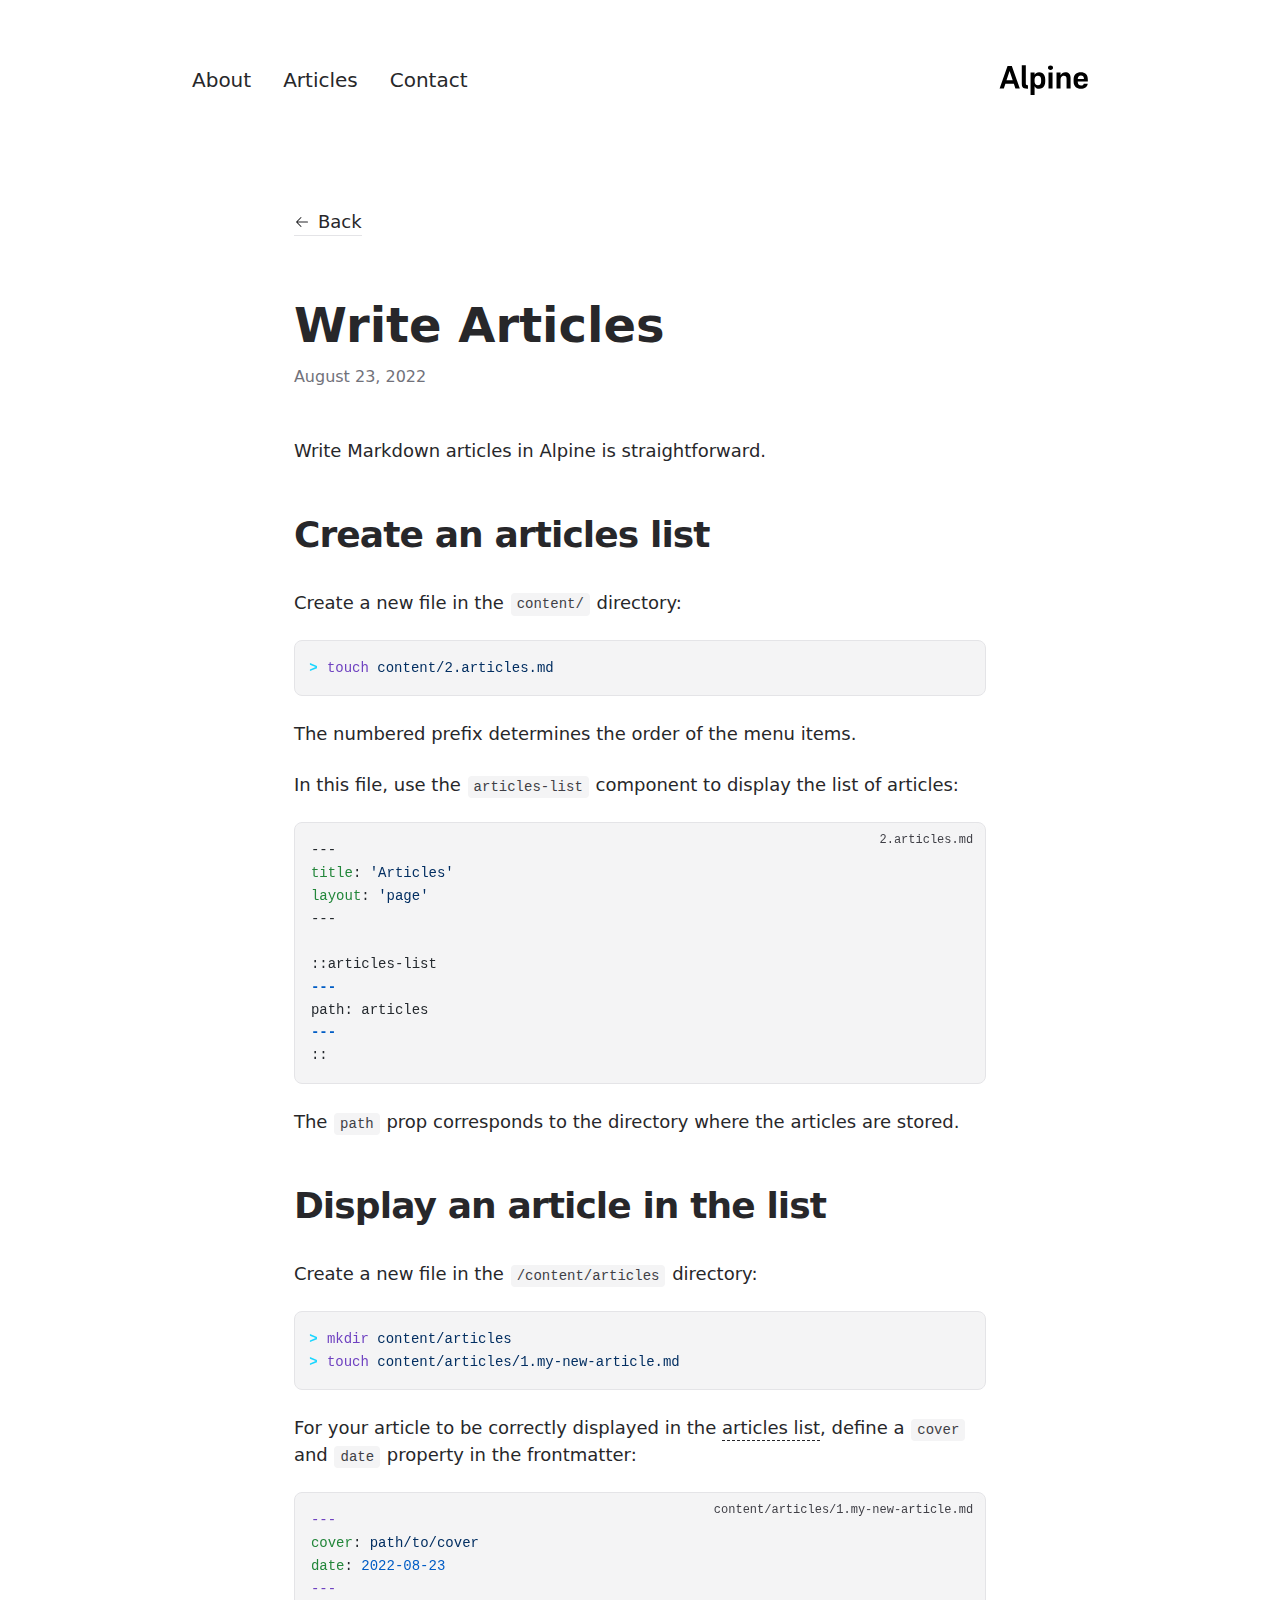
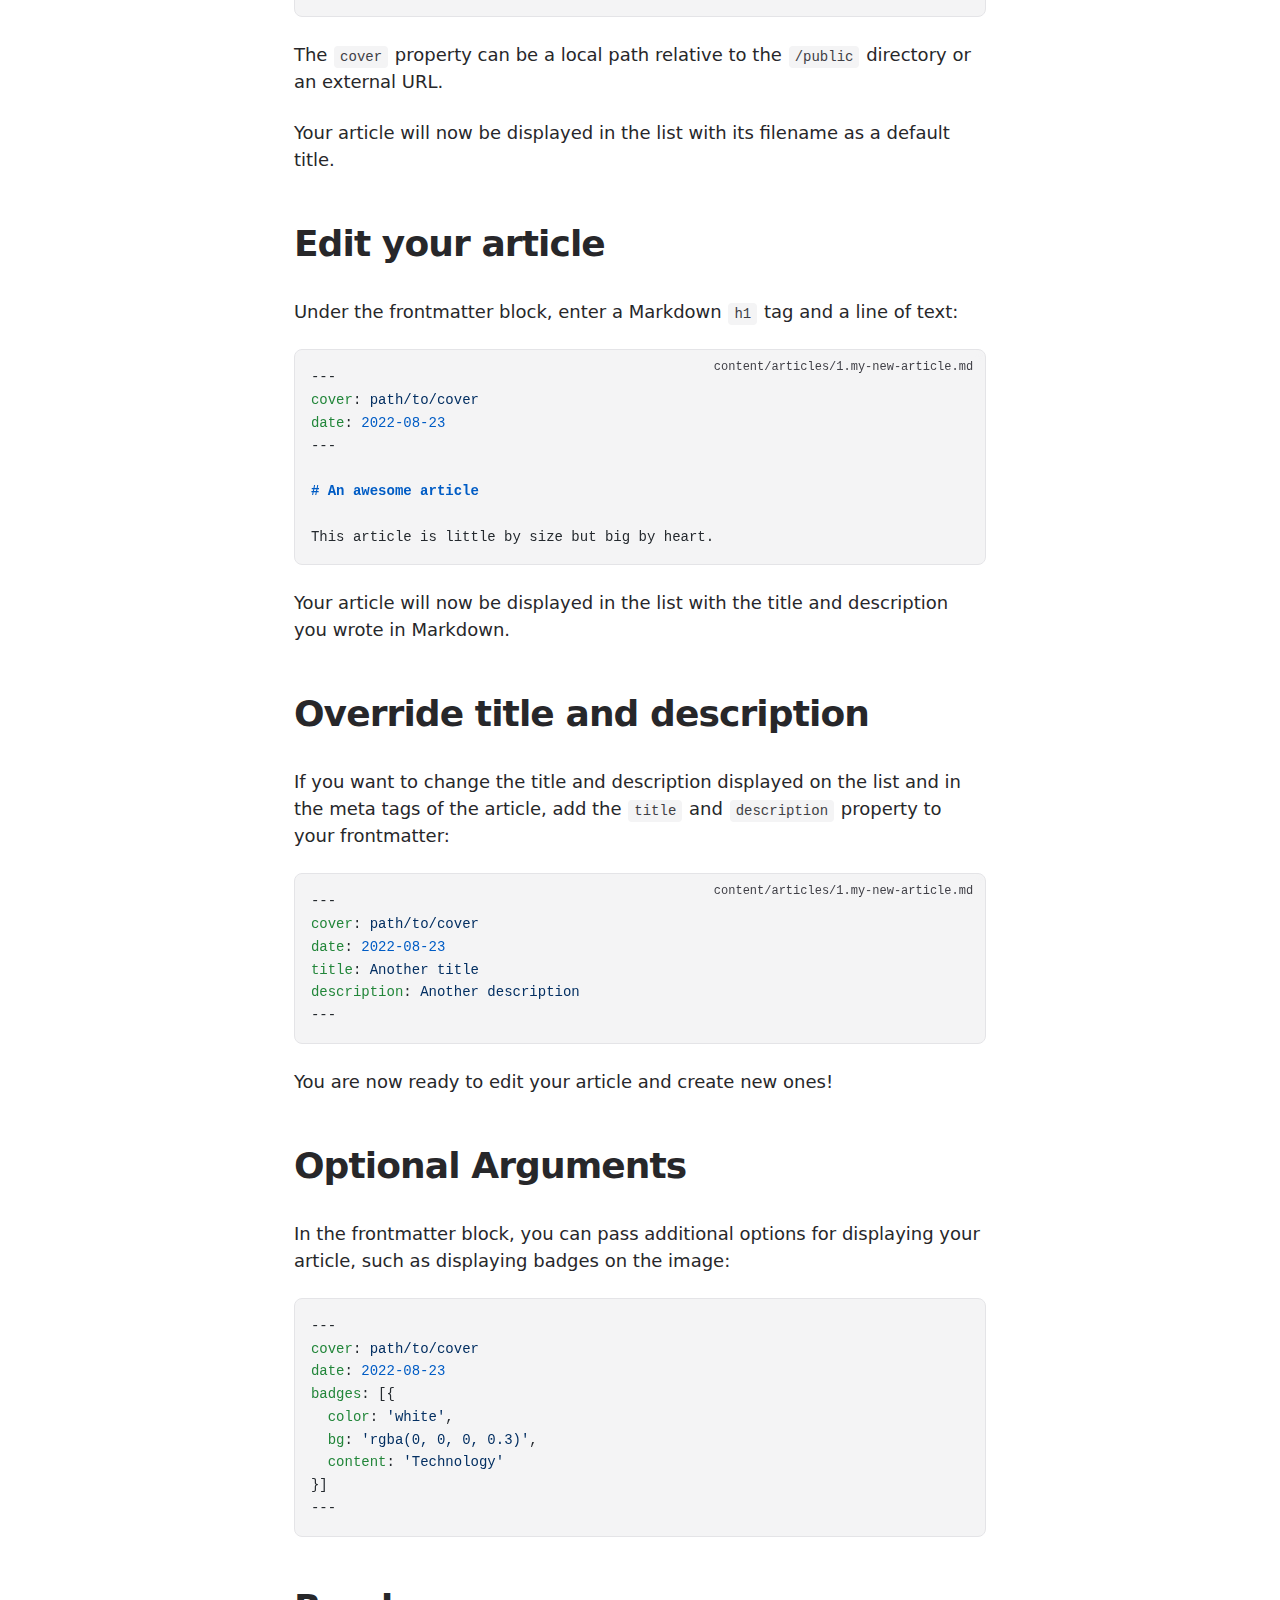
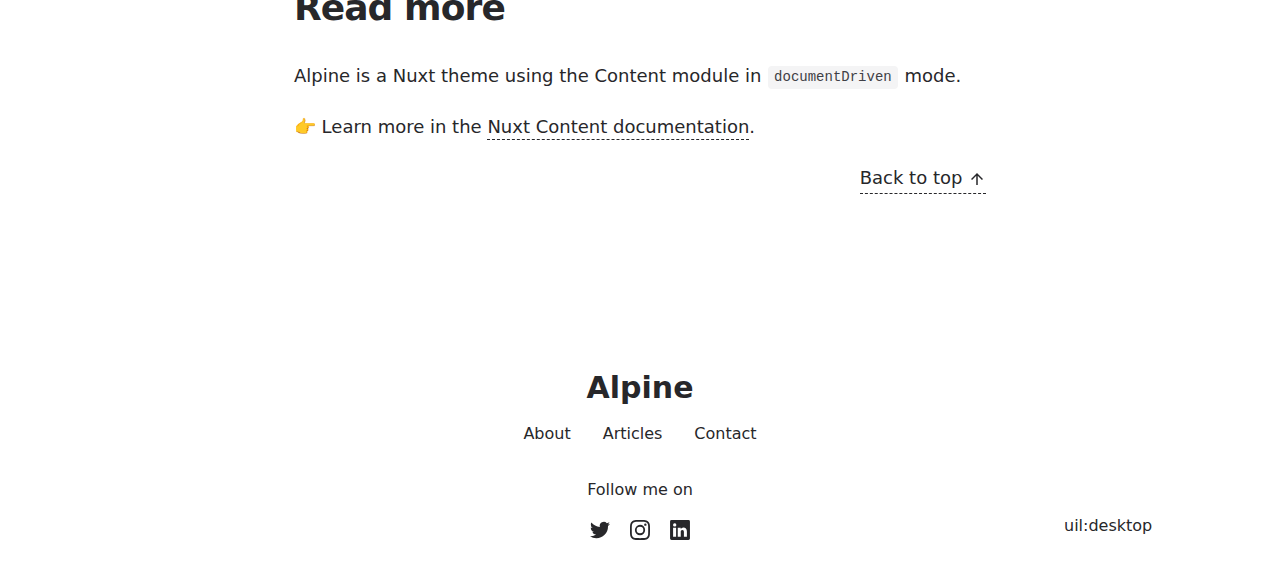
<file: articles/write-articles/index.html>
<!DOCTYPE html>
<html  lang="en">
<head><meta charset="utf-8">
<meta name="viewport" content="width=device-width, initial-scale=1">
<title>Write Articles</title>
<meta name="twitter:card" content="summary_large_image">
<meta property="og:image:width" content="400">
<meta property="og:image:height" content="300">
<meta property="og:image:alt" content="An image showcasing my project.">
<meta property="og:title" content="Write Articles">
<meta name="description" content="Writing Markdown articles in Alpine is straightforward.">
<meta property="og:description" content="Writing Markdown articles in Alpine is straightforward.">
<meta property="og:image" content="/articles/write-articles.webp">
<link rel="preload" as="fetch" crossorigin="anonymous" href="/articles/write-articles/_payload.json">
<link rel="stylesheet" href="/_nuxt/entry.a72b6484.css">
<link rel="stylesheet" href="/_nuxt/DocumentDrivenNotFound.45fc4b72.css">
<link rel="stylesheet" href="/_nuxt/article.e62575a5.css">
<link rel="stylesheet" href="/_nuxt/ProseA.96f590f5.css">
<link rel="stylesheet" href="/_nuxt/ProseH1.34288a05.css">
<link rel="stylesheet" href="/_nuxt/ProseP.ead1a011.css">
<link rel="stylesheet" href="/_nuxt/ProseCodeInline.6c82075a.css">
<link rel="stylesheet" href="/_nuxt/ProsePre.e63e49c6.css">
<link rel="stylesheet" href="/_nuxt/ProseCode.35723e64.css">
<link rel="stylesheet" href="/_nuxt/ProseH2.9d845232.css">
<link rel="modulepreload" as="script" crossorigin href="/_nuxt/entry.393e3877.js">
<link rel="modulepreload" as="script" crossorigin href="/_nuxt/NuxtImg.f37421b6.js">
<link rel="modulepreload" as="script" crossorigin href="/_nuxt/document-driven.5f67d74b.js">
<link rel="modulepreload" as="script" crossorigin href="/_nuxt/DocumentDrivenEmpty.9feaeeb9.js">
<link rel="modulepreload" as="script" crossorigin href="/_nuxt/ContentRenderer.83737e6d.js">
<link rel="modulepreload" as="script" crossorigin href="/_nuxt/ContentRendererMarkdown.vue.debccf9e.js">
<link rel="modulepreload" as="script" crossorigin href="/_nuxt/DocumentDrivenNotFound.29f9989a.js">
<link rel="modulepreload" as="script" crossorigin href="/_nuxt/article.017be827.js">
<link rel="modulepreload" as="script" crossorigin href="/_nuxt/ProseA.9ff0bc55.js">
<link rel="modulepreload" as="script" crossorigin href="/_nuxt/date.824a539b.js">
<link rel="modulepreload" as="script" crossorigin href="/_nuxt/ContentRendererMarkdown.3632bb80.js">
<link rel="modulepreload" as="script" crossorigin href="/_nuxt/ProseH1.eda792de.js">
<link rel="modulepreload" as="script" crossorigin href="/_nuxt/ProseP.ae805289.js">
<link rel="modulepreload" as="script" crossorigin href="/_nuxt/ProseCodeInline.4670811c.js">
<link rel="modulepreload" as="script" crossorigin href="/_nuxt/ProsePre.39d55e85.js">
<link rel="modulepreload" as="script" crossorigin href="/_nuxt/ProseCode.9a74f841.js">
<link rel="modulepreload" as="script" crossorigin href="/_nuxt/ProseH2.9843e02c.js">
<link rel="prefetch" as="script" crossorigin href="/_nuxt/default.0cc11bb0.js">
<link rel="prefetch" as="script" crossorigin href="/_nuxt/page.0bfd4b0d.js">
<link rel="prefetch" as="script" crossorigin href="/_nuxt/client-db.1a7f8a3d.js">
<link rel="prefetch" as="script" crossorigin href="/_nuxt/debug.939f096f.js">
<link rel="prefetch" as="style" href="/_nuxt/useStudio.f3e13c21.css">
<link rel="prefetch" as="script" crossorigin href="/_nuxt/useStudio.4ee14a1b.js">
<link rel="prefetch" as="style" href="/_nuxt/error-404.7910d5ca.css">
<link rel="prefetch" as="script" crossorigin href="/_nuxt/error-404.1f6532cb.js">
<link rel="prefetch" as="style" href="/_nuxt/error-500.1db01289.css">
<link rel="prefetch" as="script" crossorigin href="/_nuxt/error-500.d22b4c49.js">
<script type="module" src="/_nuxt/entry.393e3877.js" crossorigin></script><style id="pinceau-runtime-hydratable">@media{.phy[--]{--puid:C3JJcq-v;}.pv-NLSC-Y{max-width:var(--elements-container-maxWidth);padding-left:var(--elements-container-padding-mobile);padding-right:var(--elements-container-padding-mobile);}@media (min-width: 475px){.pv-NLSC-Y{padding-left:var(--elements-container-padding-xs);padding-right:var(--elements-container-padding-xs);}}@media (min-width: 640px){.pv-NLSC-Y{padding-left:var(--elements-container-padding-sm);padding-right:var(--elements-container-padding-sm);}}@media (min-width: 768px){.pv-NLSC-Y{padding-left:var(--elements-container-padding-md);padding-right:var(--elements-container-padding-md);}}} </style><style id="pinceau-theme">@media { :root {--pinceau-mq: initial; --alpine-readableLine: 68ch;--alpine-backdrop-backgroundColor: #f4f4f5b3;--prose-code-inline-padding: 0.2rem 0.375rem 0.2rem 0.375rem;--prose-code-block-backdropFilter: contrast(1);--prose-code-block-border-style: solid;--prose-code-block-border-width: 1px;--prose-tbody-tr-borderBottom-style: dashed;--prose-tbody-tr-borderBottom-width: 1px;--prose-th-textAlign: inherit;--prose-thead-borderBottom-style: solid;--prose-thead-borderBottom-width: 1px;--prose-thead-border-style: solid;--prose-thead-border-width: 0px;--prose-table-textAlign: start;--prose-hr-width: 1px;--prose-hr-style: solid;--prose-li-listStylePosition: outside;--prose-ol-li-markerColor: currentColor;--prose-ol-paddingInlineStart: 21px;--prose-ol-listStyleType: decimal;--prose-ul-li-markerColor: currentColor;--prose-ul-paddingInlineStart: 21px;--prose-ul-listStyleType: disc;--prose-blockquote-border-style: solid;--prose-blockquote-border-width: 4px;--prose-blockquote-quotes: '201C' '201D' '2018' '2019';--prose-blockquote-paddingInlineStart: 24px;--prose-a-code-color-hover: currentColor;--prose-a-code-color-static: currentColor;--prose-a-hasCode-borderBottom: none;--prose-a-border-distance: 2px;--prose-a-border-color-hover: currentColor;--prose-a-border-color-static: currentColor;--prose-a-border-style-hover: solid;--prose-a-border-style-static: dashed;--prose-a-border-width: 1px;--prose-a-color-static: inherit;--prose-a-textDecoration: none;--prose-h6-margin: 3rem 0 2rem;--prose-h5-margin: 3rem 0 2rem;--prose-h4-margin: 3rem 0 2rem;--prose-h3-margin: 3rem 0 2rem;--prose-h2-margin: 3rem 0 2rem;--prose-h1-margin: 0 0 2rem;--prose-p-fontSize: 18px;--typography-lead-loose: 2;--typography-lead-relaxed: 1.625;--typography-lead-normal: 1.5;--typography-lead-snug: 1.375;--typography-lead-tight: 1.25;--typography-lead-none: 1;--typography-lead-10: 2.5rem;--typography-lead-9: 2.25rem;--typography-lead-8: 2rem;--typography-lead-7: 1.75rem;--typography-lead-6: 1.5rem;--typography-lead-5: 1.25rem;--typography-lead-4: 1rem;--typography-lead-3: .75rem;--typography-lead-2: .5rem;--typography-lead-1: .025rem;--typography-fontWeight-black: 900;--typography-fontWeight-extrabold: 800;--typography-fontWeight-bold: 700;--typography-fontWeight-semibold: 600;--typography-fontWeight-medium: 500;--typography-fontWeight-normal: 400;--typography-fontWeight-light: 300;--typography-fontWeight-extralight: 200;--typography-fontWeight-thin: 100;--typography-fontSize-9xl: 128px;--typography-fontSize-8xl: 96px;--typography-fontSize-7xl: 72px;--typography-fontSize-6xl: 60px;--typography-fontSize-5xl: 48px;--typography-fontSize-4xl: 36px;--typography-fontSize-3xl: 30px;--typography-fontSize-2xl: 24px;--typography-fontSize-xl: 20px;--typography-fontSize-lg: 18px;--typography-fontSize-base: 16px;--typography-fontSize-sm: 14px;--typography-fontSize-xs: 12px;--typography-letterSpacing-wide: 0.025em;--typography-letterSpacing-tight: -0.025em;--typography-verticalMargin-base: 24px;--typography-verticalMargin-sm: 16px;--elements-border-secondary-hover: [object Object];--elements-backdrop-background: #fffc;--elements-backdrop-filter: saturate(200%) blur(20px);--elements-container-maxWidth: 64rem;--lead-loose: 2;--lead-relaxed: 1.625;--lead-normal: 1.5;--lead-snug: 1.375;--lead-tight: 1.25;--lead-none: 1;--lead-10: 2.5rem;--lead-9: 2.25rem;--lead-8: 2rem;--lead-7: 1.75rem;--lead-6: 1.5rem;--lead-5: 1.25rem;--lead-4: 1rem;--lead-3: .75rem;--lead-2: .5rem;--lead-1: .025rem;--letterSpacing-widest: 0.1em;--letterSpacing-wider: 0.05em;--letterSpacing-wide: 0.025em;--letterSpacing-normal: 0em;--letterSpacing-tight: -0.025em;--letterSpacing-tighter: -0.05em;--fontSize-9xl: 8rem;--fontSize-8xl: 6rem;--fontSize-7xl: 4.5rem;--fontSize-6xl: 3.75rem;--fontSize-5xl: 3rem;--fontSize-4xl: 2.25rem;--fontSize-3xl: 1.875rem;--fontSize-2xl: 1.5rem;--fontSize-xl: 1.25rem;--fontSize-lg: 1.125rem;--fontSize-base: 1rem;--fontSize-sm: 0.875rem;--fontSize-xs: 0.75rem;--fontWeight-black: 900;--fontWeight-extrabold: 800;--fontWeight-bold: 700;--fontWeight-semibold: 600;--fontWeight-medium: 500;--fontWeight-normal: 400;--fontWeight-light: 300;--fontWeight-extralight: 200;--fontWeight-thin: 100;--font-mono: ui-monospace, SFMono-Regular, Menlo, Monaco, Consolas, Liberation Mono, Courier New, monospace;--font-serif: ui-serif, Georgia, Cambria, Times New Roman, Times, serif;--font-sans: ui-sans-serif, system-ui, -apple-system, BlinkMacSystemFont, Segoe UI, Roboto, Helvetica Neue, Arial, Noto Sans, sans-serif, Apple Color Emoji, Segoe UI Emoji, Segoe UI Symbol, Noto Color Emoji;--opacity-total: 1;--opacity-high: 0.8;--opacity-medium: 0.5;--opacity-soft: 0.3;--opacity-light: 0.15;--opacity-bright: 0.1;--opacity-noOpacity: 0;--borderWidth-lg: 3px;--borderWidth-md: 2px;--borderWidth-sm: 1px;--borderWidth-noBorder: 0;--space-rem-875: 0.875rem;--space-rem-625: 0.625rem;--space-rem-375: 0.375rem;--space-rem-125: 0.125rem;--space-px: 1px;--space-128: 32rem;--space-96: 24rem;--space-80: 20rem;--space-72: 18rem;--space-64: 16rem;--space-60: 15rem;--space-56: 14rem;--space-52: 13rem;--space-48: 12rem;--space-44: 11rem;--space-40: 10rem;--space-36: 9rem;--space-32: 8rem;--space-28: 7rem;--space-24: 6rem;--space-20: 5rem;--space-16: 4rem;--space-14: 3.5rem;--space-12: 3rem;--space-11: 2.75rem;--space-10: 2.5rem;--space-9: 2.25rem;--space-8: 2rem;--space-7: 1.75rem;--space-6: 1.5rem;--space-5: 1.25rem;--space-4: 1rem;--space-3: 0.75rem;--space-2: 0.5rem;--space-1: 0.25rem;--space-0: 0px;--size-full: 100%;--size-7xl: 80rem;--size-6xl: 72rem;--size-5xl: 64rem;--size-4xl: 56rem;--size-3xl: 48rem;--size-2xl: 42rem;--size-xl: 36rem;--size-lg: 32rem;--size-md: 28rem;--size-sm: 24rem;--size-xs: 20rem;--size-200: 200px;--size-104: 104px;--size-80: 80px;--size-64: 64px;--size-56: 56px;--size-48: 48px;--size-40: 40px;--size-32: 32px;--size-24: 24px;--size-20: 20px;--size-16: 16px;--size-12: 12px;--size-8: 8px;--size-6: 6px;--size-4: 4px;--size-2: 2px;--size-0: 0px;--radii-full: 9999px;--radii-3xl: 1.75rem;--radii-2xl: 1.5rem;--radii-xl: 1rem;--radii-lg: 0.75rem;--radii-md: 0.5rem;--radii-sm: 0.375rem;--radii-xs: 0.25rem;--radii-2xs: 0.125rem;--radii-none: 0px;--shadow-none: 0px 0px 0px 0px transparent;--shadow-lg: 0px 10px 15px -3px #000000, 0px 4px 6px -4px #000000;--shadow-md: 0px 4px 6px -1px #000000, 0px 2px 4px -2px #000000;--shadow-sm: 0px 1px 3px 0px #000000, 0px 1px 2px -1px #000000;--shadow-xs: 0px 1px 2px 0px #000000;--height-screen: 100vh;--width-screen: 100vw;--color-primary-900: #002e38;--color-primary-800: #005c70;--color-primary-700: #008aa9;--color-primary-600: #00b9e1;--color-primary-500: #1ad6ff;--color-primary-400: #40ddff;--color-primary-300: #66e4ff;--color-primary-200: #8deaff;--color-primary-100: #b3f1ff;--color-primary-50: #d9f8ff;--color-ruby-900: #380011;--color-ruby-800: #700021;--color-ruby-700: #a90032;--color-ruby-600: #e10043;--color-ruby-500: #ff1a5e;--color-ruby-400: #ff4079;--color-ruby-300: #ff6694;--color-ruby-200: #ff8dae;--color-ruby-100: #ffb3c9;--color-ruby-50: #ffd9e4;--color-pink-900: #380025;--color-pink-800: #70004b;--color-pink-700: #a90070;--color-pink-600: #e10095;--color-pink-500: #ff1ab2;--color-pink-400: #ff40bf;--color-pink-300: #ff66cc;--color-pink-200: #ff8dd8;--color-pink-100: #ffb3e5;--color-pink-50: #ffd9f2;--color-purple-900: #190038;--color-purple-800: #330070;--color-purple-700: #4c00a9;--color-purple-600: #6500e1;--color-purple-500: #811aff;--color-purple-400: #9640ff;--color-purple-300: #ab66ff;--color-purple-200: #c08dff;--color-purple-100: #d5b3ff;--color-purple-50: #ead9ff;--color-royalblue-900: #0b0531;--color-royalblue-800: #160a62;--color-royalblue-700: #211093;--color-royalblue-600: #2c15c4;--color-royalblue-500: #4127e8;--color-royalblue-400: #614bec;--color-royalblue-300: #806ff0;--color-royalblue-200: #a093f3;--color-royalblue-100: #c0b7f7;--color-royalblue-50: #dfdbfb;--color-indigoblue-900: #001238;--color-indigoblue-800: #002370;--color-indigoblue-700: #0035a9;--color-indigoblue-600: #0047e1;--color-indigoblue-500: #1a62ff;--color-indigoblue-400: #407cff;--color-indigoblue-300: #6696ff;--color-indigoblue-200: #8db0ff;--color-indigoblue-100: #b3cbff;--color-indigoblue-50: #d9e5ff;--color-blue-900: #002438;--color-blue-800: #004870;--color-blue-700: #006ca9;--color-blue-600: #0090e1;--color-blue-500: #1aadff;--color-blue-400: #40bbff;--color-blue-300: #66c8ff;--color-blue-200: #8dd6ff;--color-blue-100: #b3e4ff;--color-blue-50: #d9f1ff;--color-lightblue-900: #002e38;--color-lightblue-800: #005c70;--color-lightblue-700: #008aa9;--color-lightblue-600: #00b9e1;--color-lightblue-500: #1ad6ff;--color-lightblue-400: #40ddff;--color-lightblue-300: #66e4ff;--color-lightblue-200: #8deaff;--color-lightblue-100: #b3f1ff;--color-lightblue-50: #d9f8ff;--color-teal-900: #062a28;--color-teal-800: #0b544f;--color-teal-700: #117d77;--color-teal-600: #16a79e;--color-teal-500: #1cd1c6;--color-teal-400: #36e4da;--color-teal-300: #5fe9e1;--color-teal-200: #87efe9;--color-teal-100: #aff4f0;--color-teal-50: #d7faf8;--color-pear-900: #2a2b09;--color-pear-800: #545512;--color-pear-700: #7e801b;--color-pear-600: #a8aa24;--color-pear-500: #d0d32f;--color-pear-400: #d8da52;--color-pear-300: #e0e274;--color-pear-200: #e8e997;--color-pear-100: #eff0ba;--color-pear-50: #f7f8dc;--color-red-900: #380300;--color-red-800: #700700;--color-red-700: #a90a00;--color-red-600: #e10e00;--color-red-500: #ff281a;--color-red-400: #ff4c40;--color-red-300: #ff7066;--color-red-200: #ff948d;--color-red-100: #ffb7b3;--color-red-50: #ffdbd9;--color-orange-900: #381800;--color-orange-800: #702f00;--color-orange-700: #a94700;--color-orange-600: #e15e00;--color-orange-500: #ff7a1a;--color-orange-400: #ff9040;--color-orange-300: #ffa666;--color-orange-200: #ffbd8d;--color-orange-100: #ffd3b3;--color-orange-50: #ffe9d9;--color-yellow-900: #362b03;--color-yellow-800: #6d5605;--color-yellow-700: #a38108;--color-yellow-600: #daac0a;--color-yellow-500: #f5c828;--color-yellow-400: #f7d14c;--color-yellow-300: #f8da70;--color-yellow-200: #fae393;--color-yellow-100: #fcedb7;--color-yellow-50: #fdf6db;--color-green-900: #003f25;--color-green-800: #005e38;--color-green-700: #007e4a;--color-green-600: #009d5d;--color-green-500: #00bd6f;--color-green-400: #00dc82;--color-green-300: #30ffaa;--color-green-200: #83ffcc;--color-green-100: #acffdd;--color-green-50: #d6ffee;--color-gray-900: #18181B;--color-gray-800: #27272A;--color-gray-700: #3f3f46;--color-gray-600: #52525B;--color-gray-500: #71717A;--color-gray-400: #a1a1aa;--color-gray-300: #D4d4d8;--color-gray-200: #e4e4e7;--color-gray-100: #f4f4f5;--color-gray-50: #fafafa;--color-black: #0c0c0d;--color-white: #FFFFFF;--media-portrait: only screen and (orientation: portrait);--media-landscape: only screen and (orientation: landscape);--media-rm: (prefers-reduced-motion: reduce);--media-2xl: (min-width: 1536px);--media-xl: (min-width: 1280px);--media-lg: (min-width: 1024px);--media-md: (min-width: 768px);--media-sm: (min-width: 640px);--media-xs: (min-width: 475px);--alpine-body-color: var(--color-gray-800);--alpine-body-backgroundColor: var(--color-white);--prose-code-inline-fontWeight: var(--typography-fontWeight-normal);--prose-code-inline-fontSize: var(--typography-fontSize-sm);--prose-code-inline-borderRadius: var(--radii-xs);--prose-code-block-pre-padding: var(--typography-verticalMargin-sm);--prose-code-block-margin: var(--typography-verticalMargin-base) 0;--prose-code-block-fontSize: var(--typography-fontSize-sm);--prose-tbody-code-inline-fontSize: var(--typography-fontSize-sm);--prose-tbody-td-padding: var(--typography-verticalMargin-sm);--prose-th-fontWeight: var(--typography-fontWeight-semibold);--prose-th-padding: 0 var(--typography-verticalMargin-sm) var(--typography-verticalMargin-sm) var(--typography-verticalMargin-sm);--prose-table-lineHeight: var(--typography-lead-6);--prose-table-fontSize: var(--typography-fontSize-sm);--prose-table-margin: var(--typography-verticalMargin-base) 0;--prose-hr-margin: var(--typography-verticalMargin-base) 0;--prose-li-margin: var(--typography-verticalMargin-sm) 0;--prose-ol-margin: var(--typography-verticalMargin-base) 0;--prose-ul-margin: var(--typography-verticalMargin-base) 0;--prose-blockquote-margin: var(--typography-verticalMargin-base) 0;--prose-a-code-border-style: var(--prose-a-border-style-static);--prose-a-code-border-width: var(--prose-a-border-width);--prose-a-fontWeight: var(--typography-fontWeight-medium);--prose-img-margin: var(--typography-verticalMargin-base) 0;--prose-strong-fontWeight: var(--typography-fontWeight-semibold);--prose-h6-iconSize: var(--typography-fontSize-base);--prose-h6-fontWeight: var(--typography-fontWeight-semibold);--prose-h6-lineHeight: var(--typography-lead-normal);--prose-h6-fontSize: var(--typography-fontSize-lg);--prose-h5-iconSize: var(--typography-fontSize-lg);--prose-h5-fontWeight: var(--typography-fontWeight-semibold);--prose-h5-lineHeight: var(--typography-lead-snug);--prose-h5-fontSize: var(--typography-fontSize-xl);--prose-h4-iconSize: var(--typography-fontSize-lg);--prose-h4-letterSpacing: var(--typography-letterSpacing-tight);--prose-h4-fontWeight: var(--typography-fontWeight-semibold);--prose-h4-lineHeight: var(--typography-lead-snug);--prose-h4-fontSize: var(--typography-fontSize-2xl);--prose-h3-iconSize: var(--typography-fontSize-xl);--prose-h3-letterSpacing: var(--typography-letterSpacing-tight);--prose-h3-fontWeight: var(--typography-fontWeight-semibold);--prose-h3-lineHeight: var(--typography-lead-snug);--prose-h3-fontSize: var(--typography-fontSize-3xl);--prose-h2-iconSize: var(--typography-fontSize-2xl);--prose-h2-letterSpacing: var(--typography-letterSpacing-tight);--prose-h2-fontWeight: var(--typography-fontWeight-semibold);--prose-h2-lineHeight: var(--typography-lead-tight);--prose-h2-fontSize: var(--typography-fontSize-4xl);--prose-h1-iconSize: var(--typography-fontSize-3xl);--prose-h1-letterSpacing: var(--typography-letterSpacing-tight);--prose-h1-fontWeight: var(--typography-fontWeight-bold);--prose-h1-lineHeight: var(--typography-lead-tight);--prose-h1-fontSize: var(--typography-fontSize-5xl);--prose-p-br-margin: var(--typography-verticalMargin-base) 0 0 0;--prose-p-margin: var(--typography-verticalMargin-base) 0;--prose-p-lineHeight: var(--typography-lead-normal);--typography-color-primary-900: var(--color-primary-900);--typography-color-primary-800: var(--color-primary-800);--typography-color-primary-700: var(--color-primary-700);--typography-color-primary-600: var(--color-primary-600);--typography-color-primary-500: var(--color-primary-500);--typography-color-primary-400: var(--color-primary-400);--typography-color-primary-300: var(--color-primary-300);--typography-color-primary-200: var(--color-primary-200);--typography-color-primary-100: var(--color-primary-100);--typography-color-primary-50: var(--color-primary-50);--typography-font-code: var(--font-mono);--typography-font-body: var(--font-sans);--typography-font-display: var(--font-sans);--typography-body-backgroundColor: var(--color-white);--typography-body-color: var(--color-black);--elements-state-danger-borderColor-secondary: var(--color-red-200);--elements-state-danger-borderColor-primary: var(--color-red-100);--elements-state-danger-backgroundColor-secondary: var(--color-red-100);--elements-state-danger-backgroundColor-primary: var(--color-red-50);--elements-state-danger-color-secondary: var(--color-red-600);--elements-state-danger-color-primary: var(--color-red-500);--elements-state-warning-borderColor-secondary: var(--color-yellow-200);--elements-state-warning-borderColor-primary: var(--color-yellow-100);--elements-state-warning-backgroundColor-secondary: var(--color-yellow-100);--elements-state-warning-backgroundColor-primary: var(--color-yellow-50);--elements-state-warning-color-secondary: var(--color-yellow-700);--elements-state-warning-color-primary: var(--color-yellow-600);--elements-state-success-borderColor-secondary: var(--color-green-200);--elements-state-success-borderColor-primary: var(--color-green-100);--elements-state-success-backgroundColor-secondary: var(--color-green-100);--elements-state-success-backgroundColor-primary: var(--color-green-50);--elements-state-success-color-secondary: var(--color-green-600);--elements-state-success-color-primary: var(--color-green-500);--elements-state-info-borderColor-secondary: var(--color-blue-200);--elements-state-info-borderColor-primary: var(--color-blue-100);--elements-state-info-backgroundColor-secondary: var(--color-blue-100);--elements-state-info-backgroundColor-primary: var(--color-blue-50);--elements-state-info-color-secondary: var(--color-blue-600);--elements-state-info-color-primary: var(--color-blue-500);--elements-state-primary-borderColor-secondary: var(--color-primary-200);--elements-state-primary-borderColor-primary: var(--color-primary-100);--elements-state-primary-backgroundColor-secondary: var(--color-primary-100);--elements-state-primary-backgroundColor-primary: var(--color-primary-50);--elements-state-primary-color-secondary: var(--color-primary-700);--elements-state-primary-color-primary: var(--color-primary-600);--elements-surface-secondary-backgroundColor: var(--color-gray-200);--elements-surface-primary-backgroundColor: var(--color-gray-100);--elements-surface-background-base: var(--color-gray-100);--elements-border-secondary-static: var(--color-gray-200);--elements-border-primary-hover: var(--color-gray-200);--elements-border-primary-static: var(--color-gray-100);--elements-container-padding-md: var(--space-16);--elements-container-padding-sm: var(--space-12);--elements-container-padding-xs: var(--space-8);--elements-container-padding-mobile: var(--space-6);--elements-text-secondary-color-hover: var(--color-gray-700);--elements-text-secondary-color-static: var(--color-gray-500);--elements-text-primary-color-static: var(--color-gray-900);--text-6xl-lineHeight: var(--lead-none);--text-6xl-fontSize: var(--fontSize-6xl);--text-5xl-lineHeight: var(--lead-none);--text-5xl-fontSize: var(--fontSize-5xl);--text-4xl-lineHeight: var(--lead-10);--text-4xl-fontSize: var(--fontSize-4xl);--text-3xl-lineHeight: var(--lead-9);--text-3xl-fontSize: var(--fontSize-3xl);--text-2xl-lineHeight: var(--lead-8);--text-2xl-fontSize: var(--fontSize-2xl);--text-xl-lineHeight: var(--lead-7);--text-xl-fontSize: var(--fontSize-xl);--text-lg-lineHeight: var(--lead-7);--text-lg-fontSize: var(--fontSize-lg);--text-base-lineHeight: var(--lead-6);--text-base-fontSize: var(--fontSize-base);--text-sm-lineHeight: var(--lead-5);--text-sm-fontSize: var(--fontSize-sm);--text-xs-lineHeight: var(--lead-4);--text-xs-fontSize: var(--fontSize-xs);--shadow-2xl: 0px 25px 50px -12px var(--color-gray-900);--shadow-xl: 0px 20px 25px -5px var(--color-gray-400), 0px 8px 10px -6px #000000;--color-secondary-900: var(--color-gray-900);--color-secondary-800: var(--color-gray-800);--color-secondary-700: var(--color-gray-700);--color-secondary-600: var(--color-gray-600);--color-secondary-500: var(--color-gray-500);--color-secondary-400: var(--color-gray-400);--color-secondary-300: var(--color-gray-300);--color-secondary-200: var(--color-gray-200);--color-secondary-100: var(--color-gray-100);--color-secondary-50: var(--color-gray-50);--prose-a-code-background-hover: var(--typography-color-primary-50);--prose-a-code-border-color-hover: var(--typography-color-primary-500);--prose-a-color-hover: var(--typography-color-primary-500);--typography-color-secondary-900: var(--color-secondary-900);--typography-color-secondary-800: var(--color-secondary-800);--typography-color-secondary-700: var(--color-secondary-700);--typography-color-secondary-600: var(--color-secondary-600);--typography-color-secondary-500: var(--color-secondary-500);--typography-color-secondary-400: var(--color-secondary-400);--typography-color-secondary-300: var(--color-secondary-300);--typography-color-secondary-200: var(--color-secondary-200);--typography-color-secondary-100: var(--color-secondary-100);--typography-color-secondary-50: var(--color-secondary-50);--prose-code-inline-backgroundColor: var(--typography-color-secondary-100);--prose-code-inline-color: var(--typography-color-secondary-700);--prose-code-block-backgroundColor: var(--typography-color-secondary-100);--prose-code-block-color: var(--typography-color-secondary-700);--prose-code-block-border-color: var(--typography-color-secondary-200);--prose-tbody-tr-borderBottom-color: var(--typography-color-secondary-200);--prose-th-color: var(--typography-color-secondary-600);--prose-thead-borderBottom-color: var(--typography-color-secondary-200);--prose-thead-border-color: var(--typography-color-secondary-300);--prose-hr-color: var(--typography-color-secondary-200);--prose-blockquote-border-color: var(--typography-color-secondary-200);--prose-blockquote-color: var(--typography-color-secondary-500);--prose-a-code-border-color-static: var(--typography-color-secondary-400); } }@media { :root.dark {--pinceau-mq: dark; --alpine-backdrop-backgroundColor: #18181bb3;--prose-code-block-backdropFilter: contrast(1);--prose-ol-li-markerColor: currentColor;--prose-ul-li-markerColor: currentColor;--prose-a-code-color-hover: currentColor;--prose-a-code-color-static: currentColor;--prose-a-border-color-hover: currentColor;--prose-a-border-color-static: currentColor;--prose-a-color-static: inherit;--elements-backdrop-background: #0c0d0ccc;--alpine-body-color: var(--color-gray-200);--alpine-body-backgroundColor: var(--color-black);--typography-body-backgroundColor: var(--color-black);--typography-body-color: var(--color-white);--elements-state-danger-borderColor-secondary: var(--color-red-700);--elements-state-danger-borderColor-primary: var(--color-red-800);--elements-state-danger-backgroundColor-secondary: var(--color-red-800);--elements-state-danger-backgroundColor-primary: var(--color-red-900);--elements-state-danger-color-secondary: var(--color-red-200);--elements-state-danger-color-primary: var(--color-red-300);--elements-state-warning-borderColor-secondary: var(--color-yellow-700);--elements-state-warning-borderColor-primary: var(--color-yellow-800);--elements-state-warning-backgroundColor-secondary: var(--color-yellow-800);--elements-state-warning-backgroundColor-primary: var(--color-yellow-900);--elements-state-warning-color-secondary: var(--color-yellow-200);--elements-state-warning-color-primary: var(--color-yellow-400);--elements-state-success-borderColor-secondary: var(--color-green-700);--elements-state-success-borderColor-primary: var(--color-green-800);--elements-state-success-backgroundColor-secondary: var(--color-green-800);--elements-state-success-backgroundColor-primary: var(--color-green-900);--elements-state-success-color-secondary: var(--color-green-200);--elements-state-success-color-primary: var(--color-green-400);--elements-state-info-borderColor-secondary: var(--color-blue-700);--elements-state-info-borderColor-primary: var(--color-blue-800);--elements-state-info-backgroundColor-secondary: var(--color-blue-800);--elements-state-info-backgroundColor-primary: var(--color-blue-900);--elements-state-info-color-secondary: var(--color-blue-200);--elements-state-info-color-primary: var(--color-blue-400);--elements-state-primary-borderColor-secondary: var(--color-primary-700);--elements-state-primary-borderColor-primary: var(--color-primary-800);--elements-state-primary-backgroundColor-secondary: var(--color-primary-800);--elements-state-primary-backgroundColor-primary: var(--color-primary-900);--elements-state-primary-color-secondary: var(--color-primary-200);--elements-state-primary-color-primary: var(--color-primary-400);--elements-surface-secondary-backgroundColor: var(--color-gray-800);--elements-surface-primary-backgroundColor: var(--color-gray-900);--elements-surface-background-base: var(--color-gray-900);--elements-border-secondary-static: var(--color-gray-800);--elements-border-primary-hover: var(--color-gray-800);--elements-border-primary-static: var(--color-gray-900);--elements-text-secondary-color-hover: var(--color-gray-200);--elements-text-secondary-color-static: var(--color-gray-400);--elements-text-primary-color-static: var(--color-gray-50);--prose-a-code-background-hover: var(--typography-color-primary-900);--prose-a-code-border-color-hover: var(--typography-color-primary-600);--prose-a-color-hover: var(--typography-color-primary-400);--prose-code-inline-backgroundColor: var(--typography-color-secondary-800);--prose-code-inline-color: var(--typography-color-secondary-200);--prose-code-block-backgroundColor: var(--typography-color-secondary-900);--prose-code-block-color: var(--typography-color-secondary-200);--prose-code-block-border-color: var(--typography-color-secondary-800);--prose-tbody-tr-borderBottom-color: var(--typography-color-secondary-800);--prose-th-color: var(--typography-color-secondary-400);--prose-thead-borderBottom-color: var(--typography-color-secondary-800);--prose-thead-border-color: var(--typography-color-secondary-600);--prose-hr-color: var(--typography-color-secondary-800);--prose-blockquote-border-color: var(--typography-color-secondary-700);--prose-blockquote-color: var(--typography-color-secondary-400);--prose-a-code-border-color-static: var(--typography-color-secondary-600); } }</style><script>"use strict";(()=>{const a=window,e=document.documentElement,m=["dark","light"],c=window&&window.localStorage&&window.localStorage.getItem&&window.localStorage.getItem("nuxt-color-mode")||"system";let n=c==="system"?d():c;const l=e.getAttribute("data-color-mode-forced");l&&(n=l),i(n),a["__NUXT_COLOR_MODE__"]={preference:c,value:n,getColorScheme:d,addColorScheme:i,removeColorScheme:f};function i(o){const t=""+o+"",s="";e.classList?e.classList.add(t):e.className+=" "+t,s&&e.setAttribute("data-"+s,o)}function f(o){const t=""+o+"",s="";e.classList?e.classList.remove(t):e.className=e.className.replace(new RegExp(t,"g"),""),s&&e.removeAttribute("data-"+s)}function r(o){return a.matchMedia("(prefers-color-scheme"+o+")")}function d(){if(a.matchMedia&&r("").media!=="not all"){for(const o of m)if(r(":"+o).matches)return o}return"light"}})();
</script></head>
<body ><div id="__nuxt"><div class="container pv-NLSC-Y pc-C3JJcq app-layout" data-v-f2cf7a4b data-v-58a153be><!--[--><div class="nuxt-progress" style="width:0%;height:3px;opacity:0;background-size:Infinity% auto;" data-v-f2cf7a4b></div><header class="right" data-v-f2cf7a4b data-v-5aa0ab9e><div class="menu" data-v-5aa0ab9e><button aria-label="Navigation Menu" data-v-5aa0ab9e><svg width="24" height="24" viewBox="0 0 68 68" fill="currentColor" xmlns="http://www.w3.org/2000/svg" data-v-5aa0ab9e><path d="M8 34C8 32.1362 8 31.2044 8.30448 30.4693C8.71046 29.4892 9.48915 28.7105 10.4693 28.3045C11.2044 28 12.1362 28 14 28C15.8638 28 16.7956 28 17.5307 28.3045C18.5108 28.7105 19.2895 29.4892 19.6955 30.4693C20 31.2044 20 32.1362 20 34C20 35.8638 20 36.7956 19.6955 37.5307C19.2895 38.5108 18.5108 39.2895 17.5307 39.6955C16.7956 40 15.8638 40 14 40C12.1362 40 11.2044 40 10.4693 39.6955C9.48915 39.2895 8.71046 38.5108 8.30448 37.5307C8 36.7956 8 35.8638 8 34Z" data-v-5aa0ab9e></path><path d="M28 34C28 32.1362 28 31.2044 28.3045 30.4693C28.7105 29.4892 29.4892 28.7105 30.4693 28.3045C31.2044 28 32.1362 28 34 28C35.8638 28 36.7956 28 37.5307 28.3045C38.5108 28.7105 39.2895 29.4892 39.6955 30.4693C40 31.2044 40 32.1362 40 34C40 35.8638 40 36.7956 39.6955 37.5307C39.2895 38.5108 38.5108 39.2895 37.5307 39.6955C36.7956 40 35.8638 40 34 40C32.1362 40 31.2044 40 30.4693 39.6955C29.4892 39.2895 28.7105 38.5108 28.3045 37.5307C28 36.7956 28 35.8638 28 34Z" data-v-5aa0ab9e></path><path d="M48 34C48 32.1362 48 31.2044 48.3045 30.4693C48.7105 29.4892 49.4892 28.7105 50.4693 28.3045C51.2044 28 52.1362 28 54 28C55.8638 28 56.7956 28 57.5307 28.3045C58.5108 28.7105 59.2895 29.4892 59.6955 30.4693C60 31.2044 60 32.1362 60 34C60 35.8638 60 36.7956 59.6955 37.5307C59.2895 38.5108 58.5108 39.2895 57.5307 39.6955C56.7956 40 55.8638 40 54 40C52.1362 40 51.2044 40 50.4693 39.6955C49.4892 39.2895 48.7105 38.5108 48.3045 37.5307C48 36.7956 48 35.8638 48 34Z" data-v-5aa0ab9e></path></svg></button></div><div class="overlay" data-v-5aa0ab9e><nav data-v-5aa0ab9e data-v-187494d6><ul data-v-187494d6><!--[--><li data-v-187494d6><a href="/" class="" data-v-187494d6><span class="underline-fx" data-v-187494d6></span> About</a></li><li data-v-187494d6><a href="/articles" class="" data-v-187494d6><span class="underline-fx" data-v-187494d6></span> Articles</a></li><li data-v-187494d6><a href="/contact" class="" data-v-187494d6><span class="underline-fx" data-v-187494d6></span> Contact</a></li><!--]--></ul></nav></div><div class="logo" data-v-5aa0ab9e><a href="/" class="" data-v-5aa0ab9e><img src="/logo-dark.svg" class="dark-img" alt="alpine" width="89" height="31" data-v-5aa0ab9e><img src="/logo.svg" class="light-img" alt="alpine" width="89" height="31" data-v-5aa0ab9e></a></div><div class="main-nav" data-v-5aa0ab9e><nav data-v-5aa0ab9e data-v-187494d6><ul data-v-187494d6><!--[--><li data-v-187494d6><a href="/" class="" data-v-187494d6><span class="underline-fx" data-v-187494d6></span> About</a></li><li data-v-187494d6><a href="/articles" class="" data-v-187494d6><span class="underline-fx" data-v-187494d6></span> Articles</a></li><li data-v-187494d6><a href="/contact" class="" data-v-187494d6><span class="underline-fx" data-v-187494d6></span> Contact</a></li><!--]--></ul></nav></div></header><!--[--><div class="document-driven-page"><article data-v-93753fd6><a href="/articles" class="back" data-v-93753fd6><svg xmlns="http://www.w3.org/2000/svg" xmlns:xlink="http://www.w3.org/1999/xlink" aria-hidden="true" role="img" class="icon" data-v-93753fd6 style="" width="1em" height="1em" viewBox="0 0 256 256" data-v-8e7f45c1><path fill="currentColor" d="M224 128a8 8 0 0 1-8 8H59.31l58.35 58.34a8 8 0 0 1-11.32 11.32l-72-72a8 8 0 0 1 0-11.32l72-72a8 8 0 0 1 11.32 11.32L59.31 120H216a8 8 0 0 1 8 8"/></svg><span data-v-93753fd6> Back </span></a><header data-v-93753fd6><h1 class="title" data-v-93753fd6>Write Articles</h1><time datetime="2022-08-23T00:00:00.000Z" data-v-93753fd6>August 23, 2022</time></header><div class="prose" data-v-93753fd6><!--[--><div><h1 id="write-articles" data-v-8c7c3365><a aria-current="page" href="/articles/write-articles#write-articles" class="router-link-active router-link-exact-active" data-v-8c7c3365><!--[-->Write Articles<!--]--><!----></a></h1><p data-v-f402c6c4><!--[-->Write Markdown articles in Alpine is straightforward.<!--]--></p><h2 id="create-an-articles-list" data-v-a7a4397b><a aria-current="page" href="/articles/write-articles#create-an-articles-list" class="router-link-active router-link-exact-active" data-v-a7a4397b><!--[-->Create an articles list<!--]--><!----></a></h2><p data-v-f402c6c4><!--[-->Create a new file in the <code class="" data-v-41f380b0><!--[-->content/<!--]--></code> directory:<!--]--></p><div class="highlight-bash prose-code" meta data-v-8f163f2a><!----><!--[--><pre class="language-bash shiki shiki-themes github-light github-dark" style=""><!--[--><code><span class="line" line="1"><span style="--shiki-default:#6F42C1;--shiki-dark:#B392F0">touch</span><span style="--shiki-default:#032F62;--shiki-dark:#9ECBFF"> content/2.articles.md
</span></span></code><!--]--></pre><!--]--><button class="copy-button" data-v-8f163f2a data-v-a5aad185><span class="sr-only" data-v-a5aad185>Copy to clipboard</span><span class="icon-wrapper" data-v-a5aad185><svg xmlns="http://www.w3.org/2000/svg" xmlns:xlink="http://www.w3.org/1999/xlink" aria-hidden="true" role="img" class="icon" data-v-a5aad185 style="" width="18px" height="18px" viewBox="0 0 256 256" data-v-8e7f45c1><path fill="currentColor" d="M216 32H88a8 8 0 0 0-8 8v40H40a8 8 0 0 0-8 8v128a8 8 0 0 0 8 8h128a8 8 0 0 0 8-8v-40h40a8 8 0 0 0 8-8V40a8 8 0 0 0-8-8m-56 176H48V96h112Zm48-48h-32V88a8 8 0 0 0-8-8H96V48h112Z"/></svg></span></button></div><p data-v-f402c6c4><!--[-->The numbered prefix determines the order of the menu items.<!--]--></p><p data-v-f402c6c4><!--[-->In this file, use the <code class="" data-v-41f380b0><!--[-->articles-list<!--]--></code> component to display the list of articles:<!--]--></p><div class="highlight-md prose-code" meta data-v-8f163f2a><span class="filename" data-v-8f163f2a>2.articles.md</span><!--[--><pre class="language-md shiki shiki-themes github-light github-dark" style=""><!--[--><code><span class="line" line="1"><span style="--shiki-default:#24292E;--shiki-dark:#E1E4E8">---
</span></span><span class="line" line="2"><span style="--shiki-default:#22863A;--shiki-dark:#85E89D">title</span><span style="--shiki-default:#24292E;--shiki-dark:#E1E4E8">: </span><span style="--shiki-default:#032F62;--shiki-dark:#9ECBFF">&#39;Articles&#39;
</span></span><span class="line" line="3"><span style="--shiki-default:#22863A;--shiki-dark:#85E89D">layout</span><span style="--shiki-default:#24292E;--shiki-dark:#E1E4E8">: </span><span style="--shiki-default:#032F62;--shiki-dark:#9ECBFF">&#39;page&#39;
</span></span><span class="line" line="4"><span style="--shiki-default:#24292E;--shiki-dark:#E1E4E8">---
</span></span><span class="line" line="5"><span emptylineplaceholder="true">
</span></span><span class="line" line="6"><span style="--shiki-default:#24292E;--shiki-dark:#E1E4E8">::articles-list
</span></span><span class="line" line="7"><span style="--shiki-default:#005CC5;--shiki-dark:#79B8FF;--shiki-default-font-weight:bold;--shiki-dark-font-weight:bold">---
</span></span><span class="line" line="8"><span style="--shiki-default:#24292E;--shiki-dark:#E1E4E8">path: articles
</span></span><span class="line" line="9"><span style="--shiki-default:#005CC5;--shiki-dark:#79B8FF;--shiki-default-font-weight:bold;--shiki-dark-font-weight:bold">---
</span></span><span class="line" line="10"><span style="--shiki-default:#24292E;--shiki-dark:#E1E4E8">::
</span></span></code><!--]--></pre><!--]--><button class="copy-button" data-v-8f163f2a data-v-a5aad185><span class="sr-only" data-v-a5aad185>Copy to clipboard</span><span class="icon-wrapper" data-v-a5aad185><svg xmlns="http://www.w3.org/2000/svg" xmlns:xlink="http://www.w3.org/1999/xlink" aria-hidden="true" role="img" class="icon" data-v-a5aad185 style="" width="18px" height="18px" viewBox="0 0 256 256" data-v-8e7f45c1><path fill="currentColor" d="M216 32H88a8 8 0 0 0-8 8v40H40a8 8 0 0 0-8 8v128a8 8 0 0 0 8 8h128a8 8 0 0 0 8-8v-40h40a8 8 0 0 0 8-8V40a8 8 0 0 0-8-8m-56 176H48V96h112Zm48-48h-32V88a8 8 0 0 0-8-8H96V48h112Z"/></svg></span></button></div><p data-v-f402c6c4><!--[-->The <code class="" data-v-41f380b0><!--[-->path<!--]--></code> prop corresponds to the directory where the articles are stored.<!--]--></p><h2 id="display-an-article-in-the-list" data-v-a7a4397b><a aria-current="page" href="/articles/write-articles#display-an-article-in-the-list" class="router-link-active router-link-exact-active" data-v-a7a4397b><!--[-->Display an article in the list<!--]--><!----></a></h2><p data-v-f402c6c4><!--[-->Create a new file in the <code class="" data-v-41f380b0><!--[-->/content/articles<!--]--></code> directory:<!--]--></p><div class="highlight-bash prose-code" meta data-v-8f163f2a><!----><!--[--><pre class="language-bash shiki shiki-themes github-light github-dark" style=""><!--[--><code><span class="line" line="1"><span style="--shiki-default:#6F42C1;--shiki-dark:#B392F0">mkdir</span><span style="--shiki-default:#032F62;--shiki-dark:#9ECBFF"> content/articles
</span></span><span class="line" line="2"><span style="--shiki-default:#6F42C1;--shiki-dark:#B392F0">touch</span><span style="--shiki-default:#032F62;--shiki-dark:#9ECBFF"> content/articles/1.my-new-article.md
</span></span></code><!--]--></pre><!--]--><button class="copy-button" data-v-8f163f2a data-v-a5aad185><span class="sr-only" data-v-a5aad185>Copy to clipboard</span><span class="icon-wrapper" data-v-a5aad185><svg xmlns="http://www.w3.org/2000/svg" xmlns:xlink="http://www.w3.org/1999/xlink" aria-hidden="true" role="img" class="icon" data-v-a5aad185 style="" width="18px" height="18px" viewBox="0 0 256 256" data-v-8e7f45c1><path fill="currentColor" d="M216 32H88a8 8 0 0 0-8 8v40H40a8 8 0 0 0-8 8v128a8 8 0 0 0 8 8h128a8 8 0 0 0 8-8v-40h40a8 8 0 0 0 8-8V40a8 8 0 0 0-8-8m-56 176H48V96h112Zm48-48h-32V88a8 8 0 0 0-8-8H96V48h112Z"/></svg></span></button></div><p data-v-f402c6c4><!--[-->For your article to be correctly displayed in the <a href="/articles" class="" data-v-13d7bfd1><!--[-->articles list<!--]--></a>, define a <code class="" data-v-41f380b0><!--[-->cover<!--]--></code> and <code class="" data-v-41f380b0><!--[-->date<!--]--></code> property in the frontmatter:<!--]--></p><div class="highlight-yaml prose-code" meta data-v-8f163f2a><span class="filename" data-v-8f163f2a>content/articles/1.my-new-article.md</span><!--[--><pre class="language-yaml shiki shiki-themes github-light github-dark" style=""><!--[--><code><span class="line" line="1"><span style="--shiki-default:#6F42C1;--shiki-dark:#B392F0">---
</span></span><span class="line" line="2"><span style="--shiki-default:#22863A;--shiki-dark:#85E89D">cover</span><span style="--shiki-default:#24292E;--shiki-dark:#E1E4E8">: </span><span style="--shiki-default:#032F62;--shiki-dark:#9ECBFF">path/to/cover
</span></span><span class="line" line="3"><span style="--shiki-default:#22863A;--shiki-dark:#85E89D">date</span><span style="--shiki-default:#24292E;--shiki-dark:#E1E4E8">: </span><span style="--shiki-default:#005CC5;--shiki-dark:#79B8FF">2022-08-23
</span></span><span class="line" line="4"><span style="--shiki-default:#6F42C1;--shiki-dark:#B392F0">---
</span></span></code><!--]--></pre><!--]--><button class="copy-button" data-v-8f163f2a data-v-a5aad185><span class="sr-only" data-v-a5aad185>Copy to clipboard</span><span class="icon-wrapper" data-v-a5aad185><svg xmlns="http://www.w3.org/2000/svg" xmlns:xlink="http://www.w3.org/1999/xlink" aria-hidden="true" role="img" class="icon" data-v-a5aad185 style="" width="18px" height="18px" viewBox="0 0 256 256" data-v-8e7f45c1><path fill="currentColor" d="M216 32H88a8 8 0 0 0-8 8v40H40a8 8 0 0 0-8 8v128a8 8 0 0 0 8 8h128a8 8 0 0 0 8-8v-40h40a8 8 0 0 0 8-8V40a8 8 0 0 0-8-8m-56 176H48V96h112Zm48-48h-32V88a8 8 0 0 0-8-8H96V48h112Z"/></svg></span></button></div><p data-v-f402c6c4><!--[-->The <code class="" data-v-41f380b0><!--[-->cover<!--]--></code> property can be a local path relative to the <code class="" data-v-41f380b0><!--[-->/public<!--]--></code> directory or an external URL.<!--]--></p><p data-v-f402c6c4><!--[-->Your article will now be displayed in the list with its filename as a default title.<!--]--></p><h2 id="edit-your-article" data-v-a7a4397b><a aria-current="page" href="/articles/write-articles#edit-your-article" class="router-link-active router-link-exact-active" data-v-a7a4397b><!--[-->Edit your article<!--]--><!----></a></h2><p data-v-f402c6c4><!--[-->Under the frontmatter block, enter a Markdown <code class="" data-v-41f380b0><!--[-->h1<!--]--></code> tag and a line of text:<!--]--></p><div class="highlight-md prose-code" meta data-v-8f163f2a><span class="filename" data-v-8f163f2a>content/articles/1.my-new-article.md</span><!--[--><pre class="language-md shiki shiki-themes github-light github-dark" style=""><!--[--><code><span class="line" line="1"><span style="--shiki-default:#24292E;--shiki-dark:#E1E4E8">---
</span></span><span class="line" line="2"><span style="--shiki-default:#22863A;--shiki-dark:#85E89D">cover</span><span style="--shiki-default:#24292E;--shiki-dark:#E1E4E8">: </span><span style="--shiki-default:#032F62;--shiki-dark:#9ECBFF">path/to/cover
</span></span><span class="line" line="3"><span style="--shiki-default:#22863A;--shiki-dark:#85E89D">date</span><span style="--shiki-default:#24292E;--shiki-dark:#E1E4E8">: </span><span style="--shiki-default:#005CC5;--shiki-dark:#79B8FF">2022-08-23
</span></span><span class="line" line="4"><span style="--shiki-default:#24292E;--shiki-dark:#E1E4E8">---
</span></span><span class="line" line="5"><span emptylineplaceholder="true">
</span></span><span class="line" line="6"><span style="--shiki-default:#005CC5;--shiki-dark:#79B8FF;--shiki-default-font-weight:bold;--shiki-dark-font-weight:bold"># An awesome article
</span></span><span class="line" line="7"><span emptylineplaceholder="true">
</span></span><span class="line" line="8"><span style="--shiki-default:#24292E;--shiki-dark:#E1E4E8">This article is little by size but big by heart.
</span></span></code><!--]--></pre><!--]--><button class="copy-button" data-v-8f163f2a data-v-a5aad185><span class="sr-only" data-v-a5aad185>Copy to clipboard</span><span class="icon-wrapper" data-v-a5aad185><svg xmlns="http://www.w3.org/2000/svg" xmlns:xlink="http://www.w3.org/1999/xlink" aria-hidden="true" role="img" class="icon" data-v-a5aad185 style="" width="18px" height="18px" viewBox="0 0 256 256" data-v-8e7f45c1><path fill="currentColor" d="M216 32H88a8 8 0 0 0-8 8v40H40a8 8 0 0 0-8 8v128a8 8 0 0 0 8 8h128a8 8 0 0 0 8-8v-40h40a8 8 0 0 0 8-8V40a8 8 0 0 0-8-8m-56 176H48V96h112Zm48-48h-32V88a8 8 0 0 0-8-8H96V48h112Z"/></svg></span></button></div><p data-v-f402c6c4><!--[-->Your article will now be displayed in the list with the title and description you wrote in Markdown.<!--]--></p><h2 id="override-title-and-description" data-v-a7a4397b><a aria-current="page" href="/articles/write-articles#override-title-and-description" class="router-link-active router-link-exact-active" data-v-a7a4397b><!--[-->Override title and description<!--]--><!----></a></h2><p data-v-f402c6c4><!--[-->If you want to change the title and description displayed on the list and in the meta tags of the article, add the <code class="" data-v-41f380b0><!--[-->title<!--]--></code> and <code class="" data-v-41f380b0><!--[-->description<!--]--></code> property to your frontmatter:<!--]--></p><div class="highlight-md prose-code" meta data-v-8f163f2a><span class="filename" data-v-8f163f2a>content/articles/1.my-new-article.md</span><!--[--><pre class="language-md shiki shiki-themes github-light github-dark" style=""><!--[--><code><span class="line" line="1"><span style="--shiki-default:#24292E;--shiki-dark:#E1E4E8">---
</span></span><span class="line" line="2"><span style="--shiki-default:#22863A;--shiki-dark:#85E89D">cover</span><span style="--shiki-default:#24292E;--shiki-dark:#E1E4E8">: </span><span style="--shiki-default:#032F62;--shiki-dark:#9ECBFF">path/to/cover
</span></span><span class="line" line="3"><span style="--shiki-default:#22863A;--shiki-dark:#85E89D">date</span><span style="--shiki-default:#24292E;--shiki-dark:#E1E4E8">: </span><span style="--shiki-default:#005CC5;--shiki-dark:#79B8FF">2022-08-23
</span></span><span class="line" line="4"><span style="--shiki-default:#22863A;--shiki-dark:#85E89D">title</span><span style="--shiki-default:#24292E;--shiki-dark:#E1E4E8">: </span><span style="--shiki-default:#032F62;--shiki-dark:#9ECBFF">Another title
</span></span><span class="line" line="5"><span style="--shiki-default:#22863A;--shiki-dark:#85E89D">description</span><span style="--shiki-default:#24292E;--shiki-dark:#E1E4E8">: </span><span style="--shiki-default:#032F62;--shiki-dark:#9ECBFF">Another description
</span></span><span class="line" line="6"><span style="--shiki-default:#24292E;--shiki-dark:#E1E4E8">---
</span></span></code><!--]--></pre><!--]--><button class="copy-button" data-v-8f163f2a data-v-a5aad185><span class="sr-only" data-v-a5aad185>Copy to clipboard</span><span class="icon-wrapper" data-v-a5aad185><svg xmlns="http://www.w3.org/2000/svg" xmlns:xlink="http://www.w3.org/1999/xlink" aria-hidden="true" role="img" class="icon" data-v-a5aad185 style="" width="18px" height="18px" viewBox="0 0 256 256" data-v-8e7f45c1><path fill="currentColor" d="M216 32H88a8 8 0 0 0-8 8v40H40a8 8 0 0 0-8 8v128a8 8 0 0 0 8 8h128a8 8 0 0 0 8-8v-40h40a8 8 0 0 0 8-8V40a8 8 0 0 0-8-8m-56 176H48V96h112Zm48-48h-32V88a8 8 0 0 0-8-8H96V48h112Z"/></svg></span></button></div><p data-v-f402c6c4><!--[-->You are now ready to edit your article and create new ones!<!--]--></p><h2 id="optional-arguments" data-v-a7a4397b><a aria-current="page" href="/articles/write-articles#optional-arguments" class="router-link-active router-link-exact-active" data-v-a7a4397b><!--[-->Optional Arguments<!--]--><!----></a></h2><p data-v-f402c6c4><!--[-->In the frontmatter block, you can pass additional options for displaying your article, such as displaying badges on the image:<!--]--></p><div class="highlight-md prose-code" meta data-v-8f163f2a><!----><!--[--><pre class="language-md shiki shiki-themes github-light github-dark" style=""><!--[--><code><span class="line" line="1"><span style="--shiki-default:#24292E;--shiki-dark:#E1E4E8">---
</span></span><span class="line" line="2"><span style="--shiki-default:#22863A;--shiki-dark:#85E89D">cover</span><span style="--shiki-default:#24292E;--shiki-dark:#E1E4E8">: </span><span style="--shiki-default:#032F62;--shiki-dark:#9ECBFF">path/to/cover
</span></span><span class="line" line="3"><span style="--shiki-default:#22863A;--shiki-dark:#85E89D">date</span><span style="--shiki-default:#24292E;--shiki-dark:#E1E4E8">: </span><span style="--shiki-default:#005CC5;--shiki-dark:#79B8FF">2022-08-23
</span></span><span class="line" line="4"><span style="--shiki-default:#22863A;--shiki-dark:#85E89D">badges</span><span style="--shiki-default:#24292E;--shiki-dark:#E1E4E8">: [{
</span></span><span class="line" line="5"><span style="--shiki-default:#22863A;--shiki-dark:#85E89D">  color</span><span style="--shiki-default:#24292E;--shiki-dark:#E1E4E8">: </span><span style="--shiki-default:#032F62;--shiki-dark:#9ECBFF">&#39;white&#39;</span><span style="--shiki-default:#24292E;--shiki-dark:#E1E4E8">,
</span></span><span class="line" line="6"><span style="--shiki-default:#22863A;--shiki-dark:#85E89D">  bg</span><span style="--shiki-default:#24292E;--shiki-dark:#E1E4E8">: </span><span style="--shiki-default:#032F62;--shiki-dark:#9ECBFF">&#39;rgba(0, 0, 0, 0.3)&#39;</span><span style="--shiki-default:#24292E;--shiki-dark:#E1E4E8">,
</span></span><span class="line" line="7"><span style="--shiki-default:#22863A;--shiki-dark:#85E89D">  content</span><span style="--shiki-default:#24292E;--shiki-dark:#E1E4E8">: </span><span style="--shiki-default:#032F62;--shiki-dark:#9ECBFF">&#39;Technology&#39;
</span></span><span class="line" line="8"><span style="--shiki-default:#24292E;--shiki-dark:#E1E4E8">}]
</span></span><span class="line" line="9"><span style="--shiki-default:#24292E;--shiki-dark:#E1E4E8">---
</span></span></code><!--]--></pre><!--]--><button class="copy-button" data-v-8f163f2a data-v-a5aad185><span class="sr-only" data-v-a5aad185>Copy to clipboard</span><span class="icon-wrapper" data-v-a5aad185><svg xmlns="http://www.w3.org/2000/svg" xmlns:xlink="http://www.w3.org/1999/xlink" aria-hidden="true" role="img" class="icon" data-v-a5aad185 style="" width="18px" height="18px" viewBox="0 0 256 256" data-v-8e7f45c1><path fill="currentColor" d="M216 32H88a8 8 0 0 0-8 8v40H40a8 8 0 0 0-8 8v128a8 8 0 0 0 8 8h128a8 8 0 0 0 8-8v-40h40a8 8 0 0 0 8-8V40a8 8 0 0 0-8-8m-56 176H48V96h112Zm48-48h-32V88a8 8 0 0 0-8-8H96V48h112Z"/></svg></span></button></div><h2 id="read-more" data-v-a7a4397b><a aria-current="page" href="/articles/write-articles#read-more" class="router-link-active router-link-exact-active" data-v-a7a4397b><!--[-->Read more<!--]--><!----></a></h2><p data-v-f402c6c4><!--[-->Alpine is a Nuxt theme using the Content module in <code class="" data-v-41f380b0><!--[-->documentDriven<!--]--></code> mode.<!--]--></p><p data-v-f402c6c4><!--[-->👉 Learn more in the <a href="https://content.nuxtjs.org/" rel="nofollow" data-v-13d7bfd1><!--[-->Nuxt Content documentation<!--]--></a>.<!--]--></p><style>html.dark .shiki span {color: var(--shiki-dark);background: var(--shiki-dark-bg);font-style: var(--shiki-dark-font-style);font-weight: var(--shiki-dark-font-weight);text-decoration: var(--shiki-dark-text-decoration);}html .shiki span {color: var(--shiki-default);background: var(--shiki-default-bg);font-style: var(--shiki-default-font-style);font-weight: var(--shiki-default-font-weight);text-decoration: var(--shiki-default-text-decoration);}html .default .shiki span {color: var(--shiki-default);background: var(--shiki-default-bg);font-style: var(--shiki-default-font-style);font-weight: var(--shiki-default-font-weight);text-decoration: var(--shiki-default-text-decoration);}html .dark .shiki span {color: var(--shiki-dark);background: var(--shiki-dark-bg);font-style: var(--shiki-dark-font-style);font-weight: var(--shiki-dark-font-weight);text-decoration: var(--shiki-dark-text-decoration);}</style></div><!--]--><div class="back-to-top" data-v-93753fd6><a data-v-93753fd6 data-v-13d7bfd1><!--[-->Back to top <svg xmlns="http://www.w3.org/2000/svg" xmlns:xlink="http://www.w3.org/1999/xlink" aria-hidden="true" role="img" class="icon" data-v-93753fd6 style="" width="1em" height="1em" viewBox="0 0 24 24" data-v-8e7f45c1><path fill="currentColor" d="M11 20V7.825l-5.6 5.6L4 12l8-8l8 8l-1.4 1.425l-5.6-5.6V20z"/></svg><!--]--></a></div></div></article></div><!--]--><footer class="center" data-v-f2cf7a4b data-v-6df2ce01><a href="https://www.github.com/nuxt-themes/alpine" rel="noopener noreferrer" class="credits" data-v-6df2ce01>Alpine</a><div class="navigation" data-v-6df2ce01><nav data-v-6df2ce01 data-v-187494d6><ul data-v-187494d6><!--[--><li data-v-187494d6><a href="/" class="" data-v-187494d6><span class="underline-fx" data-v-187494d6></span> About</a></li><li data-v-187494d6><a href="/articles" class="" data-v-187494d6><span class="underline-fx" data-v-187494d6></span> Articles</a></li><li data-v-187494d6><a href="/contact" class="" data-v-187494d6><span class="underline-fx" data-v-187494d6></span> Contact</a></li><!--]--></ul></nav></div><p class="message" data-v-6df2ce01>Follow me on</p><div class="icons" data-v-6df2ce01><div class="social" data-v-6df2ce01><!--[--><a href="https://twitter.com/nuxtlabs" rel="noopener noreferrer" target="_blank" title="nuxtlabs" aria-label="nuxtlabs" data-v-55e09f54><svg xmlns="http://www.w3.org/2000/svg" xmlns:xlink="http://www.w3.org/1999/xlink" aria-hidden="true" role="img" class="icon" data-v-55e09f54 style="" width="1em" height="1em" viewBox="0 0 24 24" data-v-8e7f45c1><path fill="currentColor" d="M22 5.8a8.49 8.49 0 0 1-2.36.64a4.13 4.13 0 0 0 1.81-2.27a8.21 8.21 0 0 1-2.61 1a4.1 4.1 0 0 0-7 3.74a11.64 11.64 0 0 1-8.45-4.29a4.16 4.16 0 0 0-.55 2.07a4.09 4.09 0 0 0 1.82 3.41a4.05 4.05 0 0 1-1.86-.51v.05a4.1 4.1 0 0 0 3.3 4a3.93 3.93 0 0 1-1.1.17a4.9 4.9 0 0 1-.77-.07a4.11 4.11 0 0 0 3.83 2.84A8.22 8.22 0 0 1 3 18.34a7.93 7.93 0 0 1-1-.06a11.57 11.57 0 0 0 6.29 1.85A11.59 11.59 0 0 0 20 8.45v-.53a8.43 8.43 0 0 0 2-2.12"/></svg></a><a href="https://instagram.com/atinuxt" rel="noopener noreferrer" target="_blank" title="atinuxt" aria-label="atinuxt" data-v-55e09f54><svg xmlns="http://www.w3.org/2000/svg" xmlns:xlink="http://www.w3.org/1999/xlink" aria-hidden="true" role="img" class="icon" data-v-55e09f54 style="" width="1em" height="1em" viewBox="0 0 24 24" data-v-8e7f45c1><path fill="currentColor" d="M17.34 5.46a1.2 1.2 0 1 0 1.2 1.2a1.2 1.2 0 0 0-1.2-1.2m4.6 2.42a7.59 7.59 0 0 0-.46-2.43a4.94 4.94 0 0 0-1.16-1.77a4.7 4.7 0 0 0-1.77-1.15a7.3 7.3 0 0 0-2.43-.47C15.06 2 14.72 2 12 2s-3.06 0-4.12.06a7.3 7.3 0 0 0-2.43.47a4.78 4.78 0 0 0-1.77 1.15a4.7 4.7 0 0 0-1.15 1.77a7.3 7.3 0 0 0-.47 2.43C2 8.94 2 9.28 2 12s0 3.06.06 4.12a7.3 7.3 0 0 0 .47 2.43a4.7 4.7 0 0 0 1.15 1.77a4.78 4.78 0 0 0 1.77 1.15a7.3 7.3 0 0 0 2.43.47C8.94 22 9.28 22 12 22s3.06 0 4.12-.06a7.3 7.3 0 0 0 2.43-.47a4.7 4.7 0 0 0 1.77-1.15a4.85 4.85 0 0 0 1.16-1.77a7.59 7.59 0 0 0 .46-2.43c0-1.06.06-1.4.06-4.12s0-3.06-.06-4.12M20.14 16a5.61 5.61 0 0 1-.34 1.86a3.06 3.06 0 0 1-.75 1.15a3.19 3.19 0 0 1-1.15.75a5.61 5.61 0 0 1-1.86.34c-1 .05-1.37.06-4 .06s-3 0-4-.06a5.73 5.73 0 0 1-1.94-.3a3.27 3.27 0 0 1-1.1-.75a3 3 0 0 1-.74-1.15a5.54 5.54 0 0 1-.4-1.9c0-1-.06-1.37-.06-4s0-3 .06-4a5.54 5.54 0 0 1 .35-1.9A3 3 0 0 1 5 5a3.14 3.14 0 0 1 1.1-.8A5.73 5.73 0 0 1 8 3.86c1 0 1.37-.06 4-.06s3 0 4 .06a5.61 5.61 0 0 1 1.86.34a3.06 3.06 0 0 1 1.19.8a3.06 3.06 0 0 1 .75 1.1a5.61 5.61 0 0 1 .34 1.9c.05 1 .06 1.37.06 4s-.01 3-.06 4M12 6.87A5.13 5.13 0 1 0 17.14 12A5.12 5.12 0 0 0 12 6.87m0 8.46A3.33 3.33 0 1 1 15.33 12A3.33 3.33 0 0 1 12 15.33"/></svg></a><a href="https://www.linkedin.com/company/nuxtlabs" rel="noopener noreferrer" target="_blank" title="LinkedIn" aria-label="LinkedIn" data-v-55e09f54><svg xmlns="http://www.w3.org/2000/svg" xmlns:xlink="http://www.w3.org/1999/xlink" aria-hidden="true" role="img" class="icon" data-v-55e09f54 style="" width="1em" height="1em" viewBox="0 0 24 24" data-v-8e7f45c1><path fill="currentColor" d="M20.47 2H3.53a1.45 1.45 0 0 0-1.47 1.43v17.14A1.45 1.45 0 0 0 3.53 22h16.94a1.45 1.45 0 0 0 1.47-1.43V3.43A1.45 1.45 0 0 0 20.47 2M8.09 18.74h-3v-9h3ZM6.59 8.48a1.56 1.56 0 1 1 0-3.12a1.57 1.57 0 1 1 0 3.12m12.32 10.26h-3v-4.83c0-1.21-.43-2-1.52-2A1.65 1.65 0 0 0 12.85 13a2 2 0 0 0-.1.73v5h-3v-9h3V11a3 3 0 0 1 2.71-1.5c2 0 3.45 1.29 3.45 4.06Z"/></svg></a><!--]--></div><div class="color-mode-switch" data-v-6df2ce01><button aria-label="Color Mode" data-v-6df2ce01 data-v-6b4caddb><span data-v-6b4caddb></span></button></div></div></footer><!--]--></div></div><script type="application/json" id="__NUXT_DATA__" data-ssr="true" data-src="/articles/write-articles/_payload.json">[{"state":1,"_errors":852,"serverRendered":169,"path":7,"prerenderedAt":854},["Reactive",2],{"$sdd-pages":3,"$sdd-surrounds":792,"$sdd-globals":814,"$scolor-mode":816,"$sdd-navigation":818,"$sicons":836},["ShallowRef",4],["ShallowReactive",5],{"/articles/write-articles":6},{"_path":7,"_dir":8,"_draft":9,"_partial":9,"_locale":10,"title":11,"description":12,"cover":13,"date":14,"layout":15,"body":16,"_type":788,"_id":789,"_source":790,"_file":791,"_extension":103},"/articles/write-articles","articles",false,"","Write Articles","Writing Markdown articles in Alpine is straightforward.","/articles/write-articles.webp","2022-08-23T00:00:00.000Z","article",{"type":17,"children":18,"toc":780},"root",[19,27,33,40,53,81,86,98,217,229,235,245,277,305,362,379,384,390,401,482,487,493,510,593,598,604,609,741,747,759,774],{"type":20,"tag":21,"props":22,"children":24},"element","h1",{"id":23},"write-articles",[25],{"type":26,"value":11},"text",{"type":20,"tag":28,"props":29,"children":30},"p",{},[31],{"type":26,"value":32},"Write Markdown articles in Alpine is straightforward.",{"type":20,"tag":34,"props":35,"children":37},"h2",{"id":36},"create-an-articles-list",[38],{"type":26,"value":39},"Create an articles list",{"type":20,"tag":28,"props":41,"children":42},{},[43,45,51],{"type":26,"value":44},"Create a new file in the ",{"type":20,"tag":46,"props":47,"children":48},"code",{"className":10},[49],{"type":26,"value":50},"content/",{"type":26,"value":52}," directory:",{"type":20,"tag":54,"props":55,"children":59},"pre",{"className":56,"code":57,"language":58,"meta":10,"style":10},"language-bash shiki shiki-themes github-light github-dark","touch content/2.articles.md\n","bash",[60],{"type":20,"tag":46,"props":61,"children":62},{"__ignoreMap":10},[63],{"type":20,"tag":64,"props":65,"children":68},"span",{"class":66,"line":67},"line",1,[69,75],{"type":20,"tag":64,"props":70,"children":72},{"style":71},"--shiki-default:#6F42C1;--shiki-dark:#B392F0",[73],{"type":26,"value":74},"touch",{"type":20,"tag":64,"props":76,"children":78},{"style":77},"--shiki-default:#032F62;--shiki-dark:#9ECBFF",[79],{"type":26,"value":80}," content/2.articles.md\n",{"type":20,"tag":28,"props":82,"children":83},{},[84],{"type":26,"value":85},"The numbered prefix determines the order of the menu items.",{"type":20,"tag":28,"props":87,"children":88},{},[89,91,96],{"type":26,"value":90},"In this file, use the ",{"type":20,"tag":46,"props":92,"children":93},{"className":10},[94],{"type":26,"value":95},"articles-list",{"type":26,"value":97}," component to display the list of articles:",{"type":20,"tag":54,"props":99,"children":104},{"className":100,"code":101,"filename":102,"language":103,"meta":10,"style":10},"language-md shiki shiki-themes github-light github-dark","---\ntitle: 'Articles'\nlayout: 'page'\n---\n\n::articles-list\n---\npath: articles\n---\n::\n\n","2.articles.md","md",[105],{"type":20,"tag":46,"props":106,"children":107},{"__ignoreMap":10},[108,117,137,155,163,173,182,191,200,208],{"type":20,"tag":64,"props":109,"children":110},{"class":66,"line":67},[111],{"type":20,"tag":64,"props":112,"children":114},{"style":113},"--shiki-default:#24292E;--shiki-dark:#E1E4E8",[115],{"type":26,"value":116},"---\n",{"type":20,"tag":64,"props":118,"children":120},{"class":66,"line":119},2,[121,127,132],{"type":20,"tag":64,"props":122,"children":124},{"style":123},"--shiki-default:#22863A;--shiki-dark:#85E89D",[125],{"type":26,"value":126},"title",{"type":20,"tag":64,"props":128,"children":129},{"style":113},[130],{"type":26,"value":131},": ",{"type":20,"tag":64,"props":133,"children":134},{"style":77},[135],{"type":26,"value":136},"'Articles'\n",{"type":20,"tag":64,"props":138,"children":140},{"class":66,"line":139},3,[141,146,150],{"type":20,"tag":64,"props":142,"children":143},{"style":123},[144],{"type":26,"value":145},"layout",{"type":20,"tag":64,"props":147,"children":148},{"style":113},[149],{"type":26,"value":131},{"type":20,"tag":64,"props":151,"children":152},{"style":77},[153],{"type":26,"value":154},"'page'\n",{"type":20,"tag":64,"props":156,"children":158},{"class":66,"line":157},4,[159],{"type":20,"tag":64,"props":160,"children":161},{"style":113},[162],{"type":26,"value":116},{"type":20,"tag":64,"props":164,"children":166},{"class":66,"line":165},5,[167],{"type":20,"tag":64,"props":168,"children":170},{"emptyLinePlaceholder":169},true,[171],{"type":26,"value":172},"\n",{"type":20,"tag":64,"props":174,"children":176},{"class":66,"line":175},6,[177],{"type":20,"tag":64,"props":178,"children":179},{"style":113},[180],{"type":26,"value":181},"::articles-list\n",{"type":20,"tag":64,"props":183,"children":185},{"class":66,"line":184},7,[186],{"type":20,"tag":64,"props":187,"children":189},{"style":188},"--shiki-default:#005CC5;--shiki-dark:#79B8FF;--shiki-default-font-weight:bold;--shiki-dark-font-weight:bold",[190],{"type":26,"value":116},{"type":20,"tag":64,"props":192,"children":194},{"class":66,"line":193},8,[195],{"type":20,"tag":64,"props":196,"children":197},{"style":113},[198],{"type":26,"value":199},"path: articles\n",{"type":20,"tag":64,"props":201,"children":203},{"class":66,"line":202},9,[204],{"type":20,"tag":64,"props":205,"children":206},{"style":188},[207],{"type":26,"value":116},{"type":20,"tag":64,"props":209,"children":211},{"class":66,"line":210},10,[212],{"type":20,"tag":64,"props":213,"children":214},{"style":113},[215],{"type":26,"value":216},"::\n",{"type":20,"tag":28,"props":218,"children":219},{},[220,222,227],{"type":26,"value":221},"The ",{"type":20,"tag":46,"props":223,"children":224},{"className":10},[225],{"type":26,"value":226},"path",{"type":26,"value":228}," prop corresponds to the directory where the articles are stored.",{"type":20,"tag":34,"props":230,"children":232},{"id":231},"display-an-article-in-the-list",[233],{"type":26,"value":234},"Display an article in the list",{"type":20,"tag":28,"props":236,"children":237},{},[238,239,244],{"type":26,"value":44},{"type":20,"tag":46,"props":240,"children":241},{"className":10},[242],{"type":26,"value":243},"/content/articles",{"type":26,"value":52},{"type":20,"tag":54,"props":246,"children":248},{"className":56,"code":247,"language":58,"meta":10,"style":10},"mkdir content/articles\ntouch content/articles/1.my-new-article.md\n",[249],{"type":20,"tag":46,"props":250,"children":251},{"__ignoreMap":10},[252,265],{"type":20,"tag":64,"props":253,"children":254},{"class":66,"line":67},[255,260],{"type":20,"tag":64,"props":256,"children":257},{"style":71},[258],{"type":26,"value":259},"mkdir",{"type":20,"tag":64,"props":261,"children":262},{"style":77},[263],{"type":26,"value":264}," content/articles\n",{"type":20,"tag":64,"props":266,"children":267},{"class":66,"line":119},[268,272],{"type":20,"tag":64,"props":269,"children":270},{"style":71},[271],{"type":26,"value":74},{"type":20,"tag":64,"props":273,"children":274},{"style":77},[275],{"type":26,"value":276}," content/articles/1.my-new-article.md\n",{"type":20,"tag":28,"props":278,"children":279},{},[280,282,289,291,296,298,303],{"type":26,"value":281},"For your article to be correctly displayed in the ",{"type":20,"tag":283,"props":284,"children":286},"a",{"href":285},"/articles",[287],{"type":26,"value":288},"articles list",{"type":26,"value":290},", define a ",{"type":20,"tag":46,"props":292,"children":293},{"className":10},[294],{"type":26,"value":295},"cover",{"type":26,"value":297}," and ",{"type":20,"tag":46,"props":299,"children":300},{"className":10},[301],{"type":26,"value":302},"date",{"type":26,"value":304}," property in the frontmatter:",{"type":20,"tag":54,"props":306,"children":311},{"className":307,"code":308,"filename":309,"language":310,"meta":10,"style":10},"language-yaml shiki shiki-themes github-light github-dark","---\ncover: path/to/cover\ndate: 2022-08-23\n---\n","content/articles/1.my-new-article.md","yaml",[312],{"type":20,"tag":46,"props":313,"children":314},{"__ignoreMap":10},[315,322,338,355],{"type":20,"tag":64,"props":316,"children":317},{"class":66,"line":67},[318],{"type":20,"tag":64,"props":319,"children":320},{"style":71},[321],{"type":26,"value":116},{"type":20,"tag":64,"props":323,"children":324},{"class":66,"line":119},[325,329,333],{"type":20,"tag":64,"props":326,"children":327},{"style":123},[328],{"type":26,"value":295},{"type":20,"tag":64,"props":330,"children":331},{"style":113},[332],{"type":26,"value":131},{"type":20,"tag":64,"props":334,"children":335},{"style":77},[336],{"type":26,"value":337},"path/to/cover\n",{"type":20,"tag":64,"props":339,"children":340},{"class":66,"line":139},[341,345,349],{"type":20,"tag":64,"props":342,"children":343},{"style":123},[344],{"type":26,"value":302},{"type":20,"tag":64,"props":346,"children":347},{"style":113},[348],{"type":26,"value":131},{"type":20,"tag":64,"props":350,"children":352},{"style":351},"--shiki-default:#005CC5;--shiki-dark:#79B8FF",[353],{"type":26,"value":354},"2022-08-23\n",{"type":20,"tag":64,"props":356,"children":357},{"class":66,"line":157},[358],{"type":20,"tag":64,"props":359,"children":360},{"style":71},[361],{"type":26,"value":116},{"type":20,"tag":28,"props":363,"children":364},{},[365,366,370,372,377],{"type":26,"value":221},{"type":20,"tag":46,"props":367,"children":368},{"className":10},[369],{"type":26,"value":295},{"type":26,"value":371}," property can be a local path relative to the ",{"type":20,"tag":46,"props":373,"children":374},{"className":10},[375],{"type":26,"value":376},"/public",{"type":26,"value":378}," directory or an external URL.",{"type":20,"tag":28,"props":380,"children":381},{},[382],{"type":26,"value":383},"Your article will now be displayed in the list with its filename as a default title.",{"type":20,"tag":34,"props":385,"children":387},{"id":386},"edit-your-article",[388],{"type":26,"value":389},"Edit your article",{"type":20,"tag":28,"props":391,"children":392},{},[393,395,399],{"type":26,"value":394},"Under the frontmatter block, enter a Markdown ",{"type":20,"tag":46,"props":396,"children":397},{"className":10},[398],{"type":26,"value":21},{"type":26,"value":400}," tag and a line of text:",{"type":20,"tag":54,"props":402,"children":404},{"className":100,"code":403,"filename":309,"language":103,"meta":10,"style":10},"---\ncover: path/to/cover\ndate: 2022-08-23\n---\n\n# An awesome article\n\nThis article is little by size but big by heart.\n",[405],{"type":20,"tag":46,"props":406,"children":407},{"__ignoreMap":10},[408,415,430,445,452,459,467,474],{"type":20,"tag":64,"props":409,"children":410},{"class":66,"line":67},[411],{"type":20,"tag":64,"props":412,"children":413},{"style":113},[414],{"type":26,"value":116},{"type":20,"tag":64,"props":416,"children":417},{"class":66,"line":119},[418,422,426],{"type":20,"tag":64,"props":419,"children":420},{"style":123},[421],{"type":26,"value":295},{"type":20,"tag":64,"props":423,"children":424},{"style":113},[425],{"type":26,"value":131},{"type":20,"tag":64,"props":427,"children":428},{"style":77},[429],{"type":26,"value":337},{"type":20,"tag":64,"props":431,"children":432},{"class":66,"line":139},[433,437,441],{"type":20,"tag":64,"props":434,"children":435},{"style":123},[436],{"type":26,"value":302},{"type":20,"tag":64,"props":438,"children":439},{"style":113},[440],{"type":26,"value":131},{"type":20,"tag":64,"props":442,"children":443},{"style":351},[444],{"type":26,"value":354},{"type":20,"tag":64,"props":446,"children":447},{"class":66,"line":157},[448],{"type":20,"tag":64,"props":449,"children":450},{"style":113},[451],{"type":26,"value":116},{"type":20,"tag":64,"props":453,"children":454},{"class":66,"line":165},[455],{"type":20,"tag":64,"props":456,"children":457},{"emptyLinePlaceholder":169},[458],{"type":26,"value":172},{"type":20,"tag":64,"props":460,"children":461},{"class":66,"line":175},[462],{"type":20,"tag":64,"props":463,"children":464},{"style":188},[465],{"type":26,"value":466},"# An awesome article\n",{"type":20,"tag":64,"props":468,"children":469},{"class":66,"line":184},[470],{"type":20,"tag":64,"props":471,"children":472},{"emptyLinePlaceholder":169},[473],{"type":26,"value":172},{"type":20,"tag":64,"props":475,"children":476},{"class":66,"line":193},[477],{"type":20,"tag":64,"props":478,"children":479},{"style":113},[480],{"type":26,"value":481},"This article is little by size but big by heart.\n",{"type":20,"tag":28,"props":483,"children":484},{},[485],{"type":26,"value":486},"Your article will now be displayed in the list with the title and description you wrote in Markdown.",{"type":20,"tag":34,"props":488,"children":490},{"id":489},"override-title-and-description",[491],{"type":26,"value":492},"Override title and description",{"type":20,"tag":28,"props":494,"children":495},{},[496,498,502,503,508],{"type":26,"value":497},"If you want to change the title and description displayed on the list and in the meta tags of the article, add the ",{"type":20,"tag":46,"props":499,"children":500},{"className":10},[501],{"type":26,"value":126},{"type":26,"value":297},{"type":20,"tag":46,"props":504,"children":505},{"className":10},[506],{"type":26,"value":507},"description",{"type":26,"value":509}," property to your frontmatter:",{"type":20,"tag":54,"props":511,"children":513},{"className":100,"code":512,"filename":309,"language":103,"meta":10,"style":10},"---\ncover: path/to/cover\ndate: 2022-08-23\ntitle: Another title\ndescription: Another description\n---\n",[514],{"type":20,"tag":46,"props":515,"children":516},{"__ignoreMap":10},[517,524,539,554,570,586],{"type":20,"tag":64,"props":518,"children":519},{"class":66,"line":67},[520],{"type":20,"tag":64,"props":521,"children":522},{"style":113},[523],{"type":26,"value":116},{"type":20,"tag":64,"props":525,"children":526},{"class":66,"line":119},[527,531,535],{"type":20,"tag":64,"props":528,"children":529},{"style":123},[530],{"type":26,"value":295},{"type":20,"tag":64,"props":532,"children":533},{"style":113},[534],{"type":26,"value":131},{"type":20,"tag":64,"props":536,"children":537},{"style":77},[538],{"type":26,"value":337},{"type":20,"tag":64,"props":540,"children":541},{"class":66,"line":139},[542,546,550],{"type":20,"tag":64,"props":543,"children":544},{"style":123},[545],{"type":26,"value":302},{"type":20,"tag":64,"props":547,"children":548},{"style":113},[549],{"type":26,"value":131},{"type":20,"tag":64,"props":551,"children":552},{"style":351},[553],{"type":26,"value":354},{"type":20,"tag":64,"props":555,"children":556},{"class":66,"line":157},[557,561,565],{"type":20,"tag":64,"props":558,"children":559},{"style":123},[560],{"type":26,"value":126},{"type":20,"tag":64,"props":562,"children":563},{"style":113},[564],{"type":26,"value":131},{"type":20,"tag":64,"props":566,"children":567},{"style":77},[568],{"type":26,"value":569},"Another title\n",{"type":20,"tag":64,"props":571,"children":572},{"class":66,"line":165},[573,577,581],{"type":20,"tag":64,"props":574,"children":575},{"style":123},[576],{"type":26,"value":507},{"type":20,"tag":64,"props":578,"children":579},{"style":113},[580],{"type":26,"value":131},{"type":20,"tag":64,"props":582,"children":583},{"style":77},[584],{"type":26,"value":585},"Another description\n",{"type":20,"tag":64,"props":587,"children":588},{"class":66,"line":175},[589],{"type":20,"tag":64,"props":590,"children":591},{"style":113},[592],{"type":26,"value":116},{"type":20,"tag":28,"props":594,"children":595},{},[596],{"type":26,"value":597},"You are now ready to edit your article and create new ones!",{"type":20,"tag":34,"props":599,"children":601},{"id":600},"optional-arguments",[602],{"type":26,"value":603},"Optional Arguments",{"type":20,"tag":28,"props":605,"children":606},{},[607],{"type":26,"value":608},"In the frontmatter block, you can pass additional options for displaying your article, such as displaying badges on the image:",{"type":20,"tag":54,"props":610,"children":612},{"className":100,"code":611,"language":103,"meta":10,"style":10},"---\ncover: path/to/cover\ndate: 2022-08-23\nbadges: [{\n  color: 'white',\n  bg: 'rgba(0, 0, 0, 0.3)',\n  content: 'Technology'\n}]\n---\n",[613],{"type":20,"tag":46,"props":614,"children":615},{"__ignoreMap":10},[616,623,638,653,666,688,709,726,734],{"type":20,"tag":64,"props":617,"children":618},{"class":66,"line":67},[619],{"type":20,"tag":64,"props":620,"children":621},{"style":113},[622],{"type":26,"value":116},{"type":20,"tag":64,"props":624,"children":625},{"class":66,"line":119},[626,630,634],{"type":20,"tag":64,"props":627,"children":628},{"style":123},[629],{"type":26,"value":295},{"type":20,"tag":64,"props":631,"children":632},{"style":113},[633],{"type":26,"value":131},{"type":20,"tag":64,"props":635,"children":636},{"style":77},[637],{"type":26,"value":337},{"type":20,"tag":64,"props":639,"children":640},{"class":66,"line":139},[641,645,649],{"type":20,"tag":64,"props":642,"children":643},{"style":123},[644],{"type":26,"value":302},{"type":20,"tag":64,"props":646,"children":647},{"style":113},[648],{"type":26,"value":131},{"type":20,"tag":64,"props":650,"children":651},{"style":351},[652],{"type":26,"value":354},{"type":20,"tag":64,"props":654,"children":655},{"class":66,"line":157},[656,661],{"type":20,"tag":64,"props":657,"children":658},{"style":123},[659],{"type":26,"value":660},"badges",{"type":20,"tag":64,"props":662,"children":663},{"style":113},[664],{"type":26,"value":665},": [{\n",{"type":20,"tag":64,"props":667,"children":668},{"class":66,"line":165},[669,674,678,683],{"type":20,"tag":64,"props":670,"children":671},{"style":123},[672],{"type":26,"value":673},"  color",{"type":20,"tag":64,"props":675,"children":676},{"style":113},[677],{"type":26,"value":131},{"type":20,"tag":64,"props":679,"children":680},{"style":77},[681],{"type":26,"value":682},"'white'",{"type":20,"tag":64,"props":684,"children":685},{"style":113},[686],{"type":26,"value":687},",\n",{"type":20,"tag":64,"props":689,"children":690},{"class":66,"line":175},[691,696,700,705],{"type":20,"tag":64,"props":692,"children":693},{"style":123},[694],{"type":26,"value":695},"  bg",{"type":20,"tag":64,"props":697,"children":698},{"style":113},[699],{"type":26,"value":131},{"type":20,"tag":64,"props":701,"children":702},{"style":77},[703],{"type":26,"value":704},"'rgba(0, 0, 0, 0.3)'",{"type":20,"tag":64,"props":706,"children":707},{"style":113},[708],{"type":26,"value":687},{"type":20,"tag":64,"props":710,"children":711},{"class":66,"line":184},[712,717,721],{"type":20,"tag":64,"props":713,"children":714},{"style":123},[715],{"type":26,"value":716},"  content",{"type":20,"tag":64,"props":718,"children":719},{"style":113},[720],{"type":26,"value":131},{"type":20,"tag":64,"props":722,"children":723},{"style":77},[724],{"type":26,"value":725},"'Technology'\n",{"type":20,"tag":64,"props":727,"children":728},{"class":66,"line":193},[729],{"type":20,"tag":64,"props":730,"children":731},{"style":113},[732],{"type":26,"value":733},"}]\n",{"type":20,"tag":64,"props":735,"children":736},{"class":66,"line":202},[737],{"type":20,"tag":64,"props":738,"children":739},{"style":113},[740],{"type":26,"value":116},{"type":20,"tag":34,"props":742,"children":744},{"id":743},"read-more",[745],{"type":26,"value":746},"Read more",{"type":20,"tag":28,"props":748,"children":749},{},[750,752,757],{"type":26,"value":751},"Alpine is a Nuxt theme using the Content module in ",{"type":20,"tag":46,"props":753,"children":754},{"className":10},[755],{"type":26,"value":756},"documentDriven",{"type":26,"value":758}," mode.",{"type":20,"tag":28,"props":760,"children":761},{},[762,764,772],{"type":26,"value":763},"👉 Learn more in the ",{"type":20,"tag":283,"props":765,"children":769},{"href":766,"rel":767},"https://content.nuxtjs.org/",[768],"nofollow",[770],{"type":26,"value":771},"Nuxt Content documentation",{"type":26,"value":773},".",{"type":20,"tag":775,"props":776,"children":777},"style",{},[778],{"type":26,"value":779},"html.dark .shiki span {color: var(--shiki-dark);background: var(--shiki-dark-bg);font-style: var(--shiki-dark-font-style);font-weight: var(--shiki-dark-font-weight);text-decoration: var(--shiki-dark-text-decoration);}html .shiki span {color: var(--shiki-default);background: var(--shiki-default-bg);font-style: var(--shiki-default-font-style);font-weight: var(--shiki-default-font-weight);text-decoration: var(--shiki-default-text-decoration);}html .default .shiki span {color: var(--shiki-default);background: var(--shiki-default-bg);font-style: var(--shiki-default-font-style);font-weight: var(--shiki-default-font-weight);text-decoration: var(--shiki-default-text-decoration);}html .dark .shiki span {color: var(--shiki-dark);background: var(--shiki-dark-bg);font-style: var(--shiki-dark-font-style);font-weight: var(--shiki-dark-font-weight);text-decoration: var(--shiki-dark-text-decoration);}",{"title":10,"searchDepth":119,"depth":119,"links":781},[782,783,784,785,786,787],{"id":36,"depth":119,"text":39},{"id":231,"depth":119,"text":234},{"id":386,"depth":119,"text":389},{"id":489,"depth":119,"text":492},{"id":600,"depth":119,"text":603},{"id":743,"depth":119,"text":746},"markdown","content:articles:3.write-articles.md","content","articles/3.write-articles.md",["ShallowRef",793],["ShallowReactive",794],{"/articles/write-articles":795},[796,807],{"_path":797,"_dir":8,"_draft":9,"_partial":9,"_locale":10,"title":798,"description":799,"cover":800,"author":801,"date":14,"layout":15,"_type":788,"_id":805,"_source":790,"_file":806,"_extension":103},"/articles/configure","Configure Alpine","Learn how to configure Alpine with the app.config.ts file.","/articles/configure-alpine.webp",{"name":802,"avatarUrl":803,"link":804},"Clément Ollivier","https://pbs.twimg.com/profile_images/1370286658432724996/ZMSDzzIi_400x400.jpg","https://twitter.com/clemcodes","content:articles:2.configure.md","articles/2.configure.md",{"_path":808,"_dir":8,"_draft":9,"_partial":9,"_locale":10,"title":809,"description":810,"cover":811,"date":14,"layout":15,"_type":788,"_id":812,"_source":790,"_file":813,"_extension":103},"/articles/design-tokens","Customize Alpine","Leverage the tokens.config.ts to give your identity to Alpine.","/articles/design-tokens.webp","content:articles:4.design-tokens.md","articles/4.design-tokens.md",["ShallowRef",815],{},{"preference":817,"value":817,"unknown":169,"forced":9},"system",[819,823,833],{"title":820,"_path":821,"layout":822},"About","/","default",{"title":824,"_path":285,"children":825,"layout":832},"Articles",[826,829,830,831],{"title":827,"_path":828,"layout":15},"Get started with Alpine","/articles/get-started",{"title":798,"_path":797,"layout":15},{"title":11,"_path":7,"layout":15},{"title":809,"_path":808,"layout":15},"page",{"title":834,"_path":835,"layout":822},"Contact","/contact",{"uil:twitter":837,"uil:instagram":841,"uil:linkedin":843,"ph:arrow-left":845,"material-symbols:arrow-upward":848,"ph:copy":850},{"left":838,"top":838,"width":839,"height":839,"rotate":838,"vFlip":9,"hFlip":9,"body":840},0,24,"\u003Cpath fill=\"currentColor\" d=\"M22 5.8a8.49 8.49 0 0 1-2.36.64a4.13 4.13 0 0 0 1.81-2.27a8.21 8.21 0 0 1-2.61 1a4.1 4.1 0 0 0-7 3.74a11.64 11.64 0 0 1-8.45-4.29a4.16 4.16 0 0 0-.55 2.07a4.09 4.09 0 0 0 1.82 3.41a4.05 4.05 0 0 1-1.86-.51v.05a4.1 4.1 0 0 0 3.3 4a3.93 3.93 0 0 1-1.1.17a4.9 4.9 0 0 1-.77-.07a4.11 4.11 0 0 0 3.83 2.84A8.22 8.22 0 0 1 3 18.34a7.93 7.93 0 0 1-1-.06a11.57 11.57 0 0 0 6.29 1.85A11.59 11.59 0 0 0 20 8.45v-.53a8.43 8.43 0 0 0 2-2.12\"/>",{"left":838,"top":838,"width":839,"height":839,"rotate":838,"vFlip":9,"hFlip":9,"body":842},"\u003Cpath fill=\"currentColor\" d=\"M17.34 5.46a1.2 1.2 0 1 0 1.2 1.2a1.2 1.2 0 0 0-1.2-1.2m4.6 2.42a7.59 7.59 0 0 0-.46-2.43a4.94 4.94 0 0 0-1.16-1.77a4.7 4.7 0 0 0-1.77-1.15a7.3 7.3 0 0 0-2.43-.47C15.06 2 14.72 2 12 2s-3.06 0-4.12.06a7.3 7.3 0 0 0-2.43.47a4.78 4.78 0 0 0-1.77 1.15a4.7 4.7 0 0 0-1.15 1.77a7.3 7.3 0 0 0-.47 2.43C2 8.94 2 9.28 2 12s0 3.06.06 4.12a7.3 7.3 0 0 0 .47 2.43a4.7 4.7 0 0 0 1.15 1.77a4.78 4.78 0 0 0 1.77 1.15a7.3 7.3 0 0 0 2.43.47C8.94 22 9.28 22 12 22s3.06 0 4.12-.06a7.3 7.3 0 0 0 2.43-.47a4.7 4.7 0 0 0 1.77-1.15a4.85 4.85 0 0 0 1.16-1.77a7.59 7.59 0 0 0 .46-2.43c0-1.06.06-1.4.06-4.12s0-3.06-.06-4.12M20.14 16a5.61 5.61 0 0 1-.34 1.86a3.06 3.06 0 0 1-.75 1.15a3.19 3.19 0 0 1-1.15.75a5.61 5.61 0 0 1-1.86.34c-1 .05-1.37.06-4 .06s-3 0-4-.06a5.73 5.73 0 0 1-1.94-.3a3.27 3.27 0 0 1-1.1-.75a3 3 0 0 1-.74-1.15a5.54 5.54 0 0 1-.4-1.9c0-1-.06-1.37-.06-4s0-3 .06-4a5.54 5.54 0 0 1 .35-1.9A3 3 0 0 1 5 5a3.14 3.14 0 0 1 1.1-.8A5.73 5.73 0 0 1 8 3.86c1 0 1.37-.06 4-.06s3 0 4 .06a5.61 5.61 0 0 1 1.86.34a3.06 3.06 0 0 1 1.19.8a3.06 3.06 0 0 1 .75 1.1a5.61 5.61 0 0 1 .34 1.9c.05 1 .06 1.37.06 4s-.01 3-.06 4M12 6.87A5.13 5.13 0 1 0 17.14 12A5.12 5.12 0 0 0 12 6.87m0 8.46A3.33 3.33 0 1 1 15.33 12A3.33 3.33 0 0 1 12 15.33\"/>",{"left":838,"top":838,"width":839,"height":839,"rotate":838,"vFlip":9,"hFlip":9,"body":844},"\u003Cpath fill=\"currentColor\" d=\"M20.47 2H3.53a1.45 1.45 0 0 0-1.47 1.43v17.14A1.45 1.45 0 0 0 3.53 22h16.94a1.45 1.45 0 0 0 1.47-1.43V3.43A1.45 1.45 0 0 0 20.47 2M8.09 18.74h-3v-9h3ZM6.59 8.48a1.56 1.56 0 1 1 0-3.12a1.57 1.57 0 1 1 0 3.12m12.32 10.26h-3v-4.83c0-1.21-.43-2-1.52-2A1.65 1.65 0 0 0 12.85 13a2 2 0 0 0-.1.73v5h-3v-9h3V11a3 3 0 0 1 2.71-1.5c2 0 3.45 1.29 3.45 4.06Z\"/>",{"left":838,"top":838,"width":846,"height":846,"rotate":838,"vFlip":9,"hFlip":9,"body":847},256,"\u003Cpath fill=\"currentColor\" d=\"M224 128a8 8 0 0 1-8 8H59.31l58.35 58.34a8 8 0 0 1-11.32 11.32l-72-72a8 8 0 0 1 0-11.32l72-72a8 8 0 0 1 11.32 11.32L59.31 120H216a8 8 0 0 1 8 8\"/>",{"left":838,"top":838,"width":839,"height":839,"rotate":838,"vFlip":9,"hFlip":9,"body":849},"\u003Cpath fill=\"currentColor\" d=\"M11 20V7.825l-5.6 5.6L4 12l8-8l8 8l-1.4 1.425l-5.6-5.6V20z\"/>",{"left":838,"top":838,"width":846,"height":846,"rotate":838,"vFlip":9,"hFlip":9,"body":851},"\u003Cpath fill=\"currentColor\" d=\"M216 32H88a8 8 0 0 0-8 8v40H40a8 8 0 0 0-8 8v128a8 8 0 0 0 8 8h128a8 8 0 0 0 8-8v-40h40a8 8 0 0 0 8-8V40a8 8 0 0 0-8-8m-56 176H48V96h112Zm48-48h-32V88a8 8 0 0 0-8-8H96V48h112Z\"/>",["Reactive",853],{},1703103212839]</script>
<script>window.__NUXT__={};window.__NUXT__.config={public:{FORMSPREE_URL:"",plausible:{hashMode:false,trackLocalhost:false,domain:"",apiHost:"https://plausible.io",autoPageviews:true,autoOutboundTracking:false},studio:{apiURL:"https://api.nuxt.studio"},mdc:{components:{prose:true,map:{p:"prose-p",a:"prose-a",blockquote:"prose-blockquote","code-inline":"prose-code-inline",code:"ProseCodeInline",em:"prose-em",h1:"prose-h1",h2:"prose-h2",h3:"prose-h3",h4:"prose-h4",h5:"prose-h5",h6:"prose-h6",hr:"prose-hr",img:"prose-img",ul:"prose-ul",ol:"prose-ol",li:"prose-li",strong:"prose-strong",table:"prose-table",thead:"prose-thead",tbody:"prose-tbody",td:"prose-td",th:"prose-th",tr:"prose-tr"}},headings:{anchorLinks:{h1:false,h2:true,h3:true,h4:true,h5:false,h6:false}}},content:{locales:[],defaultLocale:"",integrity:1703103186850,experimental:{stripQueryParameters:false,advanceQuery:false,clientDB:false},respectPathCase:false,api:{baseURL:"/api/_content"},navigation:{fields:["navTitle","layout"]},tags:{p:"prose-p",a:"prose-a",blockquote:"prose-blockquote","code-inline":"prose-code-inline",code:"ProseCodeInline",em:"prose-em",h1:"prose-h1",h2:"prose-h2",h3:"prose-h3",h4:"prose-h4",h5:"prose-h5",h6:"prose-h6",hr:"prose-hr",img:"prose-img",ul:"prose-ul",ol:"prose-ol",li:"prose-li",strong:"prose-strong",table:"prose-table",thead:"prose-thead",tbody:"prose-tbody",td:"prose-td",th:"prose-th",tr:"prose-tr"},highlight:{theme:{default:"github-light",dark:"github-dark"},preload:["json","js","ts","html","css","vue","diff","shell","markdown","yaml","bash","ini","c","cpp"]},wsUrl:"",documentDriven:{page:true,navigation:true,surround:true,globals:{},layoutFallbacks:["theme"],injectPage:true},host:"",trailingSlash:false,search:"",contentHead:true,anchorLinks:{depth:4,exclude:[1]}}},app:{baseURL:"/",buildAssetsDir:"/_nuxt/",cdnURL:""}}</script></body>
</html>
</file>
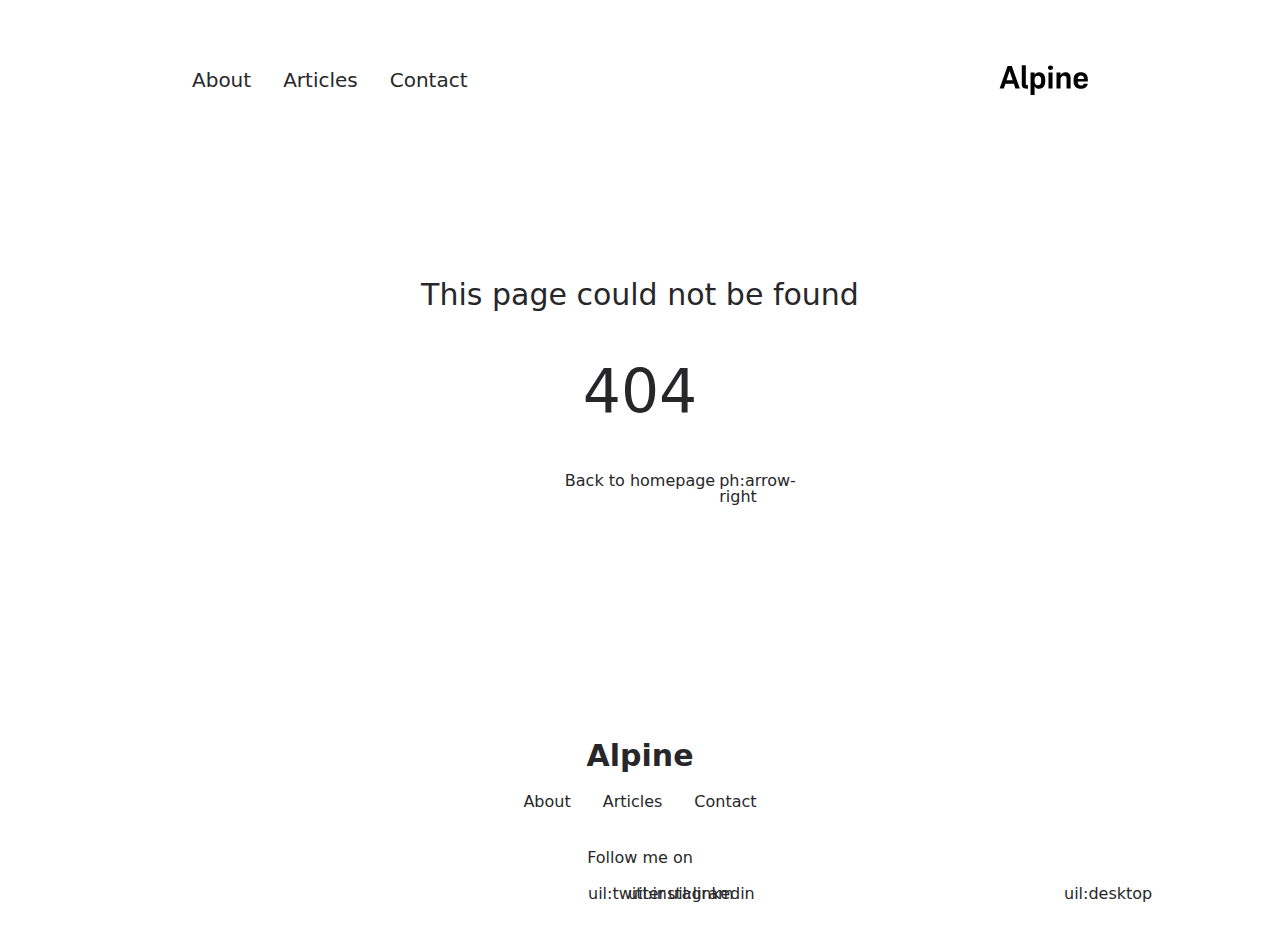
<file: 200.html>
<!DOCTYPE html>
<html  lang="en">
<head><meta charset="utf-8">
<meta name="viewport" content="width=device-width, initial-scale=1">
<link rel="stylesheet" href="/_nuxt/entry.a72b6484.css">
<link rel="modulepreload" as="script" crossorigin href="/_nuxt/entry.393e3877.js">
<link rel="prefetch" as="style" href="/_nuxt/article.e62575a5.css">
<link rel="prefetch" as="style" href="/_nuxt/ProseA.96f590f5.css">
<link rel="prefetch" as="script" crossorigin href="/_nuxt/article.017be827.js">
<link rel="prefetch" as="script" crossorigin href="/_nuxt/ProseA.9ff0bc55.js">
<link rel="prefetch" as="script" crossorigin href="/_nuxt/date.824a539b.js">
<link rel="prefetch" as="script" crossorigin href="/_nuxt/default.0cc11bb0.js">
<link rel="prefetch" as="script" crossorigin href="/_nuxt/page.0bfd4b0d.js">
<link rel="prefetch" as="script" crossorigin href="/_nuxt/client-db.1a7f8a3d.js">
<link rel="prefetch" as="script" crossorigin href="/_nuxt/debug.939f096f.js">
<link rel="prefetch" as="style" href="/_nuxt/useStudio.f3e13c21.css">
<link rel="prefetch" as="script" crossorigin href="/_nuxt/useStudio.4ee14a1b.js">
<link rel="prefetch" as="style" href="/_nuxt/error-404.7910d5ca.css">
<link rel="prefetch" as="script" crossorigin href="/_nuxt/error-404.1f6532cb.js">
<link rel="prefetch" as="style" href="/_nuxt/error-500.1db01289.css">
<link rel="prefetch" as="script" crossorigin href="/_nuxt/error-500.d22b4c49.js">
<script type="module" src="/_nuxt/entry.393e3877.js" crossorigin></script><style id="pinceau-runtime-hydratable">undefined</style><style id="pinceau-theme">@media { :root {--pinceau-mq: initial; --alpine-readableLine: 68ch;--alpine-backdrop-backgroundColor: #f4f4f5b3;--prose-code-inline-padding: 0.2rem 0.375rem 0.2rem 0.375rem;--prose-code-block-backdropFilter: contrast(1);--prose-code-block-border-style: solid;--prose-code-block-border-width: 1px;--prose-tbody-tr-borderBottom-style: dashed;--prose-tbody-tr-borderBottom-width: 1px;--prose-th-textAlign: inherit;--prose-thead-borderBottom-style: solid;--prose-thead-borderBottom-width: 1px;--prose-thead-border-style: solid;--prose-thead-border-width: 0px;--prose-table-textAlign: start;--prose-hr-width: 1px;--prose-hr-style: solid;--prose-li-listStylePosition: outside;--prose-ol-li-markerColor: currentColor;--prose-ol-paddingInlineStart: 21px;--prose-ol-listStyleType: decimal;--prose-ul-li-markerColor: currentColor;--prose-ul-paddingInlineStart: 21px;--prose-ul-listStyleType: disc;--prose-blockquote-border-style: solid;--prose-blockquote-border-width: 4px;--prose-blockquote-quotes: '201C' '201D' '2018' '2019';--prose-blockquote-paddingInlineStart: 24px;--prose-a-code-color-hover: currentColor;--prose-a-code-color-static: currentColor;--prose-a-hasCode-borderBottom: none;--prose-a-border-distance: 2px;--prose-a-border-color-hover: currentColor;--prose-a-border-color-static: currentColor;--prose-a-border-style-hover: solid;--prose-a-border-style-static: dashed;--prose-a-border-width: 1px;--prose-a-color-static: inherit;--prose-a-textDecoration: none;--prose-h6-margin: 3rem 0 2rem;--prose-h5-margin: 3rem 0 2rem;--prose-h4-margin: 3rem 0 2rem;--prose-h3-margin: 3rem 0 2rem;--prose-h2-margin: 3rem 0 2rem;--prose-h1-margin: 0 0 2rem;--prose-p-fontSize: 18px;--typography-lead-loose: 2;--typography-lead-relaxed: 1.625;--typography-lead-normal: 1.5;--typography-lead-snug: 1.375;--typography-lead-tight: 1.25;--typography-lead-none: 1;--typography-lead-10: 2.5rem;--typography-lead-9: 2.25rem;--typography-lead-8: 2rem;--typography-lead-7: 1.75rem;--typography-lead-6: 1.5rem;--typography-lead-5: 1.25rem;--typography-lead-4: 1rem;--typography-lead-3: .75rem;--typography-lead-2: .5rem;--typography-lead-1: .025rem;--typography-fontWeight-black: 900;--typography-fontWeight-extrabold: 800;--typography-fontWeight-bold: 700;--typography-fontWeight-semibold: 600;--typography-fontWeight-medium: 500;--typography-fontWeight-normal: 400;--typography-fontWeight-light: 300;--typography-fontWeight-extralight: 200;--typography-fontWeight-thin: 100;--typography-fontSize-9xl: 128px;--typography-fontSize-8xl: 96px;--typography-fontSize-7xl: 72px;--typography-fontSize-6xl: 60px;--typography-fontSize-5xl: 48px;--typography-fontSize-4xl: 36px;--typography-fontSize-3xl: 30px;--typography-fontSize-2xl: 24px;--typography-fontSize-xl: 20px;--typography-fontSize-lg: 18px;--typography-fontSize-base: 16px;--typography-fontSize-sm: 14px;--typography-fontSize-xs: 12px;--typography-letterSpacing-wide: 0.025em;--typography-letterSpacing-tight: -0.025em;--typography-verticalMargin-base: 24px;--typography-verticalMargin-sm: 16px;--elements-border-secondary-hover: [object Object];--elements-backdrop-background: #fffc;--elements-backdrop-filter: saturate(200%) blur(20px);--elements-container-maxWidth: 64rem;--lead-loose: 2;--lead-relaxed: 1.625;--lead-normal: 1.5;--lead-snug: 1.375;--lead-tight: 1.25;--lead-none: 1;--lead-10: 2.5rem;--lead-9: 2.25rem;--lead-8: 2rem;--lead-7: 1.75rem;--lead-6: 1.5rem;--lead-5: 1.25rem;--lead-4: 1rem;--lead-3: .75rem;--lead-2: .5rem;--lead-1: .025rem;--letterSpacing-widest: 0.1em;--letterSpacing-wider: 0.05em;--letterSpacing-wide: 0.025em;--letterSpacing-normal: 0em;--letterSpacing-tight: -0.025em;--letterSpacing-tighter: -0.05em;--fontSize-9xl: 8rem;--fontSize-8xl: 6rem;--fontSize-7xl: 4.5rem;--fontSize-6xl: 3.75rem;--fontSize-5xl: 3rem;--fontSize-4xl: 2.25rem;--fontSize-3xl: 1.875rem;--fontSize-2xl: 1.5rem;--fontSize-xl: 1.25rem;--fontSize-lg: 1.125rem;--fontSize-base: 1rem;--fontSize-sm: 0.875rem;--fontSize-xs: 0.75rem;--fontWeight-black: 900;--fontWeight-extrabold: 800;--fontWeight-bold: 700;--fontWeight-semibold: 600;--fontWeight-medium: 500;--fontWeight-normal: 400;--fontWeight-light: 300;--fontWeight-extralight: 200;--fontWeight-thin: 100;--font-mono: ui-monospace, SFMono-Regular, Menlo, Monaco, Consolas, Liberation Mono, Courier New, monospace;--font-serif: ui-serif, Georgia, Cambria, Times New Roman, Times, serif;--font-sans: ui-sans-serif, system-ui, -apple-system, BlinkMacSystemFont, Segoe UI, Roboto, Helvetica Neue, Arial, Noto Sans, sans-serif, Apple Color Emoji, Segoe UI Emoji, Segoe UI Symbol, Noto Color Emoji;--opacity-total: 1;--opacity-high: 0.8;--opacity-medium: 0.5;--opacity-soft: 0.3;--opacity-light: 0.15;--opacity-bright: 0.1;--opacity-noOpacity: 0;--borderWidth-lg: 3px;--borderWidth-md: 2px;--borderWidth-sm: 1px;--borderWidth-noBorder: 0;--space-rem-875: 0.875rem;--space-rem-625: 0.625rem;--space-rem-375: 0.375rem;--space-rem-125: 0.125rem;--space-px: 1px;--space-128: 32rem;--space-96: 24rem;--space-80: 20rem;--space-72: 18rem;--space-64: 16rem;--space-60: 15rem;--space-56: 14rem;--space-52: 13rem;--space-48: 12rem;--space-44: 11rem;--space-40: 10rem;--space-36: 9rem;--space-32: 8rem;--space-28: 7rem;--space-24: 6rem;--space-20: 5rem;--space-16: 4rem;--space-14: 3.5rem;--space-12: 3rem;--space-11: 2.75rem;--space-10: 2.5rem;--space-9: 2.25rem;--space-8: 2rem;--space-7: 1.75rem;--space-6: 1.5rem;--space-5: 1.25rem;--space-4: 1rem;--space-3: 0.75rem;--space-2: 0.5rem;--space-1: 0.25rem;--space-0: 0px;--size-full: 100%;--size-7xl: 80rem;--size-6xl: 72rem;--size-5xl: 64rem;--size-4xl: 56rem;--size-3xl: 48rem;--size-2xl: 42rem;--size-xl: 36rem;--size-lg: 32rem;--size-md: 28rem;--size-sm: 24rem;--size-xs: 20rem;--size-200: 200px;--size-104: 104px;--size-80: 80px;--size-64: 64px;--size-56: 56px;--size-48: 48px;--size-40: 40px;--size-32: 32px;--size-24: 24px;--size-20: 20px;--size-16: 16px;--size-12: 12px;--size-8: 8px;--size-6: 6px;--size-4: 4px;--size-2: 2px;--size-0: 0px;--radii-full: 9999px;--radii-3xl: 1.75rem;--radii-2xl: 1.5rem;--radii-xl: 1rem;--radii-lg: 0.75rem;--radii-md: 0.5rem;--radii-sm: 0.375rem;--radii-xs: 0.25rem;--radii-2xs: 0.125rem;--radii-none: 0px;--shadow-none: 0px 0px 0px 0px transparent;--shadow-lg: 0px 10px 15px -3px #000000, 0px 4px 6px -4px #000000;--shadow-md: 0px 4px 6px -1px #000000, 0px 2px 4px -2px #000000;--shadow-sm: 0px 1px 3px 0px #000000, 0px 1px 2px -1px #000000;--shadow-xs: 0px 1px 2px 0px #000000;--height-screen: 100vh;--width-screen: 100vw;--color-primary-900: #002e38;--color-primary-800: #005c70;--color-primary-700: #008aa9;--color-primary-600: #00b9e1;--color-primary-500: #1ad6ff;--color-primary-400: #40ddff;--color-primary-300: #66e4ff;--color-primary-200: #8deaff;--color-primary-100: #b3f1ff;--color-primary-50: #d9f8ff;--color-ruby-900: #380011;--color-ruby-800: #700021;--color-ruby-700: #a90032;--color-ruby-600: #e10043;--color-ruby-500: #ff1a5e;--color-ruby-400: #ff4079;--color-ruby-300: #ff6694;--color-ruby-200: #ff8dae;--color-ruby-100: #ffb3c9;--color-ruby-50: #ffd9e4;--color-pink-900: #380025;--color-pink-800: #70004b;--color-pink-700: #a90070;--color-pink-600: #e10095;--color-pink-500: #ff1ab2;--color-pink-400: #ff40bf;--color-pink-300: #ff66cc;--color-pink-200: #ff8dd8;--color-pink-100: #ffb3e5;--color-pink-50: #ffd9f2;--color-purple-900: #190038;--color-purple-800: #330070;--color-purple-700: #4c00a9;--color-purple-600: #6500e1;--color-purple-500: #811aff;--color-purple-400: #9640ff;--color-purple-300: #ab66ff;--color-purple-200: #c08dff;--color-purple-100: #d5b3ff;--color-purple-50: #ead9ff;--color-royalblue-900: #0b0531;--color-royalblue-800: #160a62;--color-royalblue-700: #211093;--color-royalblue-600: #2c15c4;--color-royalblue-500: #4127e8;--color-royalblue-400: #614bec;--color-royalblue-300: #806ff0;--color-royalblue-200: #a093f3;--color-royalblue-100: #c0b7f7;--color-royalblue-50: #dfdbfb;--color-indigoblue-900: #001238;--color-indigoblue-800: #002370;--color-indigoblue-700: #0035a9;--color-indigoblue-600: #0047e1;--color-indigoblue-500: #1a62ff;--color-indigoblue-400: #407cff;--color-indigoblue-300: #6696ff;--color-indigoblue-200: #8db0ff;--color-indigoblue-100: #b3cbff;--color-indigoblue-50: #d9e5ff;--color-blue-900: #002438;--color-blue-800: #004870;--color-blue-700: #006ca9;--color-blue-600: #0090e1;--color-blue-500: #1aadff;--color-blue-400: #40bbff;--color-blue-300: #66c8ff;--color-blue-200: #8dd6ff;--color-blue-100: #b3e4ff;--color-blue-50: #d9f1ff;--color-lightblue-900: #002e38;--color-lightblue-800: #005c70;--color-lightblue-700: #008aa9;--color-lightblue-600: #00b9e1;--color-lightblue-500: #1ad6ff;--color-lightblue-400: #40ddff;--color-lightblue-300: #66e4ff;--color-lightblue-200: #8deaff;--color-lightblue-100: #b3f1ff;--color-lightblue-50: #d9f8ff;--color-teal-900: #062a28;--color-teal-800: #0b544f;--color-teal-700: #117d77;--color-teal-600: #16a79e;--color-teal-500: #1cd1c6;--color-teal-400: #36e4da;--color-teal-300: #5fe9e1;--color-teal-200: #87efe9;--color-teal-100: #aff4f0;--color-teal-50: #d7faf8;--color-pear-900: #2a2b09;--color-pear-800: #545512;--color-pear-700: #7e801b;--color-pear-600: #a8aa24;--color-pear-500: #d0d32f;--color-pear-400: #d8da52;--color-pear-300: #e0e274;--color-pear-200: #e8e997;--color-pear-100: #eff0ba;--color-pear-50: #f7f8dc;--color-red-900: #380300;--color-red-800: #700700;--color-red-700: #a90a00;--color-red-600: #e10e00;--color-red-500: #ff281a;--color-red-400: #ff4c40;--color-red-300: #ff7066;--color-red-200: #ff948d;--color-red-100: #ffb7b3;--color-red-50: #ffdbd9;--color-orange-900: #381800;--color-orange-800: #702f00;--color-orange-700: #a94700;--color-orange-600: #e15e00;--color-orange-500: #ff7a1a;--color-orange-400: #ff9040;--color-orange-300: #ffa666;--color-orange-200: #ffbd8d;--color-orange-100: #ffd3b3;--color-orange-50: #ffe9d9;--color-yellow-900: #362b03;--color-yellow-800: #6d5605;--color-yellow-700: #a38108;--color-yellow-600: #daac0a;--color-yellow-500: #f5c828;--color-yellow-400: #f7d14c;--color-yellow-300: #f8da70;--color-yellow-200: #fae393;--color-yellow-100: #fcedb7;--color-yellow-50: #fdf6db;--color-green-900: #003f25;--color-green-800: #005e38;--color-green-700: #007e4a;--color-green-600: #009d5d;--color-green-500: #00bd6f;--color-green-400: #00dc82;--color-green-300: #30ffaa;--color-green-200: #83ffcc;--color-green-100: #acffdd;--color-green-50: #d6ffee;--color-gray-900: #18181B;--color-gray-800: #27272A;--color-gray-700: #3f3f46;--color-gray-600: #52525B;--color-gray-500: #71717A;--color-gray-400: #a1a1aa;--color-gray-300: #D4d4d8;--color-gray-200: #e4e4e7;--color-gray-100: #f4f4f5;--color-gray-50: #fafafa;--color-black: #0c0c0d;--color-white: #FFFFFF;--media-portrait: only screen and (orientation: portrait);--media-landscape: only screen and (orientation: landscape);--media-rm: (prefers-reduced-motion: reduce);--media-2xl: (min-width: 1536px);--media-xl: (min-width: 1280px);--media-lg: (min-width: 1024px);--media-md: (min-width: 768px);--media-sm: (min-width: 640px);--media-xs: (min-width: 475px);--alpine-body-color: var(--color-gray-800);--alpine-body-backgroundColor: var(--color-white);--prose-code-inline-fontWeight: var(--typography-fontWeight-normal);--prose-code-inline-fontSize: var(--typography-fontSize-sm);--prose-code-inline-borderRadius: var(--radii-xs);--prose-code-block-pre-padding: var(--typography-verticalMargin-sm);--prose-code-block-margin: var(--typography-verticalMargin-base) 0;--prose-code-block-fontSize: var(--typography-fontSize-sm);--prose-tbody-code-inline-fontSize: var(--typography-fontSize-sm);--prose-tbody-td-padding: var(--typography-verticalMargin-sm);--prose-th-fontWeight: var(--typography-fontWeight-semibold);--prose-th-padding: 0 var(--typography-verticalMargin-sm) var(--typography-verticalMargin-sm) var(--typography-verticalMargin-sm);--prose-table-lineHeight: var(--typography-lead-6);--prose-table-fontSize: var(--typography-fontSize-sm);--prose-table-margin: var(--typography-verticalMargin-base) 0;--prose-hr-margin: var(--typography-verticalMargin-base) 0;--prose-li-margin: var(--typography-verticalMargin-sm) 0;--prose-ol-margin: var(--typography-verticalMargin-base) 0;--prose-ul-margin: var(--typography-verticalMargin-base) 0;--prose-blockquote-margin: var(--typography-verticalMargin-base) 0;--prose-a-code-border-style: var(--prose-a-border-style-static);--prose-a-code-border-width: var(--prose-a-border-width);--prose-a-fontWeight: var(--typography-fontWeight-medium);--prose-img-margin: var(--typography-verticalMargin-base) 0;--prose-strong-fontWeight: var(--typography-fontWeight-semibold);--prose-h6-iconSize: var(--typography-fontSize-base);--prose-h6-fontWeight: var(--typography-fontWeight-semibold);--prose-h6-lineHeight: var(--typography-lead-normal);--prose-h6-fontSize: var(--typography-fontSize-lg);--prose-h5-iconSize: var(--typography-fontSize-lg);--prose-h5-fontWeight: var(--typography-fontWeight-semibold);--prose-h5-lineHeight: var(--typography-lead-snug);--prose-h5-fontSize: var(--typography-fontSize-xl);--prose-h4-iconSize: var(--typography-fontSize-lg);--prose-h4-letterSpacing: var(--typography-letterSpacing-tight);--prose-h4-fontWeight: var(--typography-fontWeight-semibold);--prose-h4-lineHeight: var(--typography-lead-snug);--prose-h4-fontSize: var(--typography-fontSize-2xl);--prose-h3-iconSize: var(--typography-fontSize-xl);--prose-h3-letterSpacing: var(--typography-letterSpacing-tight);--prose-h3-fontWeight: var(--typography-fontWeight-semibold);--prose-h3-lineHeight: var(--typography-lead-snug);--prose-h3-fontSize: var(--typography-fontSize-3xl);--prose-h2-iconSize: var(--typography-fontSize-2xl);--prose-h2-letterSpacing: var(--typography-letterSpacing-tight);--prose-h2-fontWeight: var(--typography-fontWeight-semibold);--prose-h2-lineHeight: var(--typography-lead-tight);--prose-h2-fontSize: var(--typography-fontSize-4xl);--prose-h1-iconSize: var(--typography-fontSize-3xl);--prose-h1-letterSpacing: var(--typography-letterSpacing-tight);--prose-h1-fontWeight: var(--typography-fontWeight-bold);--prose-h1-lineHeight: var(--typography-lead-tight);--prose-h1-fontSize: var(--typography-fontSize-5xl);--prose-p-br-margin: var(--typography-verticalMargin-base) 0 0 0;--prose-p-margin: var(--typography-verticalMargin-base) 0;--prose-p-lineHeight: var(--typography-lead-normal);--typography-color-primary-900: var(--color-primary-900);--typography-color-primary-800: var(--color-primary-800);--typography-color-primary-700: var(--color-primary-700);--typography-color-primary-600: var(--color-primary-600);--typography-color-primary-500: var(--color-primary-500);--typography-color-primary-400: var(--color-primary-400);--typography-color-primary-300: var(--color-primary-300);--typography-color-primary-200: var(--color-primary-200);--typography-color-primary-100: var(--color-primary-100);--typography-color-primary-50: var(--color-primary-50);--typography-font-code: var(--font-mono);--typography-font-body: var(--font-sans);--typography-font-display: var(--font-sans);--typography-body-backgroundColor: var(--color-white);--typography-body-color: var(--color-black);--elements-state-danger-borderColor-secondary: var(--color-red-200);--elements-state-danger-borderColor-primary: var(--color-red-100);--elements-state-danger-backgroundColor-secondary: var(--color-red-100);--elements-state-danger-backgroundColor-primary: var(--color-red-50);--elements-state-danger-color-secondary: var(--color-red-600);--elements-state-danger-color-primary: var(--color-red-500);--elements-state-warning-borderColor-secondary: var(--color-yellow-200);--elements-state-warning-borderColor-primary: var(--color-yellow-100);--elements-state-warning-backgroundColor-secondary: var(--color-yellow-100);--elements-state-warning-backgroundColor-primary: var(--color-yellow-50);--elements-state-warning-color-secondary: var(--color-yellow-700);--elements-state-warning-color-primary: var(--color-yellow-600);--elements-state-success-borderColor-secondary: var(--color-green-200);--elements-state-success-borderColor-primary: var(--color-green-100);--elements-state-success-backgroundColor-secondary: var(--color-green-100);--elements-state-success-backgroundColor-primary: var(--color-green-50);--elements-state-success-color-secondary: var(--color-green-600);--elements-state-success-color-primary: var(--color-green-500);--elements-state-info-borderColor-secondary: var(--color-blue-200);--elements-state-info-borderColor-primary: var(--color-blue-100);--elements-state-info-backgroundColor-secondary: var(--color-blue-100);--elements-state-info-backgroundColor-primary: var(--color-blue-50);--elements-state-info-color-secondary: var(--color-blue-600);--elements-state-info-color-primary: var(--color-blue-500);--elements-state-primary-borderColor-secondary: var(--color-primary-200);--elements-state-primary-borderColor-primary: var(--color-primary-100);--elements-state-primary-backgroundColor-secondary: var(--color-primary-100);--elements-state-primary-backgroundColor-primary: var(--color-primary-50);--elements-state-primary-color-secondary: var(--color-primary-700);--elements-state-primary-color-primary: var(--color-primary-600);--elements-surface-secondary-backgroundColor: var(--color-gray-200);--elements-surface-primary-backgroundColor: var(--color-gray-100);--elements-surface-background-base: var(--color-gray-100);--elements-border-secondary-static: var(--color-gray-200);--elements-border-primary-hover: var(--color-gray-200);--elements-border-primary-static: var(--color-gray-100);--elements-container-padding-md: var(--space-16);--elements-container-padding-sm: var(--space-12);--elements-container-padding-xs: var(--space-8);--elements-container-padding-mobile: var(--space-6);--elements-text-secondary-color-hover: var(--color-gray-700);--elements-text-secondary-color-static: var(--color-gray-500);--elements-text-primary-color-static: var(--color-gray-900);--text-6xl-lineHeight: var(--lead-none);--text-6xl-fontSize: var(--fontSize-6xl);--text-5xl-lineHeight: var(--lead-none);--text-5xl-fontSize: var(--fontSize-5xl);--text-4xl-lineHeight: var(--lead-10);--text-4xl-fontSize: var(--fontSize-4xl);--text-3xl-lineHeight: var(--lead-9);--text-3xl-fontSize: var(--fontSize-3xl);--text-2xl-lineHeight: var(--lead-8);--text-2xl-fontSize: var(--fontSize-2xl);--text-xl-lineHeight: var(--lead-7);--text-xl-fontSize: var(--fontSize-xl);--text-lg-lineHeight: var(--lead-7);--text-lg-fontSize: var(--fontSize-lg);--text-base-lineHeight: var(--lead-6);--text-base-fontSize: var(--fontSize-base);--text-sm-lineHeight: var(--lead-5);--text-sm-fontSize: var(--fontSize-sm);--text-xs-lineHeight: var(--lead-4);--text-xs-fontSize: var(--fontSize-xs);--shadow-2xl: 0px 25px 50px -12px var(--color-gray-900);--shadow-xl: 0px 20px 25px -5px var(--color-gray-400), 0px 8px 10px -6px #000000;--color-secondary-900: var(--color-gray-900);--color-secondary-800: var(--color-gray-800);--color-secondary-700: var(--color-gray-700);--color-secondary-600: var(--color-gray-600);--color-secondary-500: var(--color-gray-500);--color-secondary-400: var(--color-gray-400);--color-secondary-300: var(--color-gray-300);--color-secondary-200: var(--color-gray-200);--color-secondary-100: var(--color-gray-100);--color-secondary-50: var(--color-gray-50);--prose-a-code-background-hover: var(--typography-color-primary-50);--prose-a-code-border-color-hover: var(--typography-color-primary-500);--prose-a-color-hover: var(--typography-color-primary-500);--typography-color-secondary-900: var(--color-secondary-900);--typography-color-secondary-800: var(--color-secondary-800);--typography-color-secondary-700: var(--color-secondary-700);--typography-color-secondary-600: var(--color-secondary-600);--typography-color-secondary-500: var(--color-secondary-500);--typography-color-secondary-400: var(--color-secondary-400);--typography-color-secondary-300: var(--color-secondary-300);--typography-color-secondary-200: var(--color-secondary-200);--typography-color-secondary-100: var(--color-secondary-100);--typography-color-secondary-50: var(--color-secondary-50);--prose-code-inline-backgroundColor: var(--typography-color-secondary-100);--prose-code-inline-color: var(--typography-color-secondary-700);--prose-code-block-backgroundColor: var(--typography-color-secondary-100);--prose-code-block-color: var(--typography-color-secondary-700);--prose-code-block-border-color: var(--typography-color-secondary-200);--prose-tbody-tr-borderBottom-color: var(--typography-color-secondary-200);--prose-th-color: var(--typography-color-secondary-600);--prose-thead-borderBottom-color: var(--typography-color-secondary-200);--prose-thead-border-color: var(--typography-color-secondary-300);--prose-hr-color: var(--typography-color-secondary-200);--prose-blockquote-border-color: var(--typography-color-secondary-200);--prose-blockquote-color: var(--typography-color-secondary-500);--prose-a-code-border-color-static: var(--typography-color-secondary-400); } }@media { :root.dark {--pinceau-mq: dark; --alpine-backdrop-backgroundColor: #18181bb3;--prose-code-block-backdropFilter: contrast(1);--prose-ol-li-markerColor: currentColor;--prose-ul-li-markerColor: currentColor;--prose-a-code-color-hover: currentColor;--prose-a-code-color-static: currentColor;--prose-a-border-color-hover: currentColor;--prose-a-border-color-static: currentColor;--prose-a-color-static: inherit;--elements-backdrop-background: #0c0d0ccc;--alpine-body-color: var(--color-gray-200);--alpine-body-backgroundColor: var(--color-black);--typography-body-backgroundColor: var(--color-black);--typography-body-color: var(--color-white);--elements-state-danger-borderColor-secondary: var(--color-red-700);--elements-state-danger-borderColor-primary: var(--color-red-800);--elements-state-danger-backgroundColor-secondary: var(--color-red-800);--elements-state-danger-backgroundColor-primary: var(--color-red-900);--elements-state-danger-color-secondary: var(--color-red-200);--elements-state-danger-color-primary: var(--color-red-300);--elements-state-warning-borderColor-secondary: var(--color-yellow-700);--elements-state-warning-borderColor-primary: var(--color-yellow-800);--elements-state-warning-backgroundColor-secondary: var(--color-yellow-800);--elements-state-warning-backgroundColor-primary: var(--color-yellow-900);--elements-state-warning-color-secondary: var(--color-yellow-200);--elements-state-warning-color-primary: var(--color-yellow-400);--elements-state-success-borderColor-secondary: var(--color-green-700);--elements-state-success-borderColor-primary: var(--color-green-800);--elements-state-success-backgroundColor-secondary: var(--color-green-800);--elements-state-success-backgroundColor-primary: var(--color-green-900);--elements-state-success-color-secondary: var(--color-green-200);--elements-state-success-color-primary: var(--color-green-400);--elements-state-info-borderColor-secondary: var(--color-blue-700);--elements-state-info-borderColor-primary: var(--color-blue-800);--elements-state-info-backgroundColor-secondary: var(--color-blue-800);--elements-state-info-backgroundColor-primary: var(--color-blue-900);--elements-state-info-color-secondary: var(--color-blue-200);--elements-state-info-color-primary: var(--color-blue-400);--elements-state-primary-borderColor-secondary: var(--color-primary-700);--elements-state-primary-borderColor-primary: var(--color-primary-800);--elements-state-primary-backgroundColor-secondary: var(--color-primary-800);--elements-state-primary-backgroundColor-primary: var(--color-primary-900);--elements-state-primary-color-secondary: var(--color-primary-200);--elements-state-primary-color-primary: var(--color-primary-400);--elements-surface-secondary-backgroundColor: var(--color-gray-800);--elements-surface-primary-backgroundColor: var(--color-gray-900);--elements-surface-background-base: var(--color-gray-900);--elements-border-secondary-static: var(--color-gray-800);--elements-border-primary-hover: var(--color-gray-800);--elements-border-primary-static: var(--color-gray-900);--elements-text-secondary-color-hover: var(--color-gray-200);--elements-text-secondary-color-static: var(--color-gray-400);--elements-text-primary-color-static: var(--color-gray-50);--prose-a-code-background-hover: var(--typography-color-primary-900);--prose-a-code-border-color-hover: var(--typography-color-primary-600);--prose-a-color-hover: var(--typography-color-primary-400);--prose-code-inline-backgroundColor: var(--typography-color-secondary-800);--prose-code-inline-color: var(--typography-color-secondary-200);--prose-code-block-backgroundColor: var(--typography-color-secondary-900);--prose-code-block-color: var(--typography-color-secondary-200);--prose-code-block-border-color: var(--typography-color-secondary-800);--prose-tbody-tr-borderBottom-color: var(--typography-color-secondary-800);--prose-th-color: var(--typography-color-secondary-400);--prose-thead-borderBottom-color: var(--typography-color-secondary-800);--prose-thead-border-color: var(--typography-color-secondary-600);--prose-hr-color: var(--typography-color-secondary-800);--prose-blockquote-border-color: var(--typography-color-secondary-700);--prose-blockquote-color: var(--typography-color-secondary-400);--prose-a-code-border-color-static: var(--typography-color-secondary-600); } }</style><script>"use strict";(()=>{const a=window,e=document.documentElement,m=["dark","light"],c=window&&window.localStorage&&window.localStorage.getItem&&window.localStorage.getItem("nuxt-color-mode")||"system";let n=c==="system"?d():c;const l=e.getAttribute("data-color-mode-forced");l&&(n=l),i(n),a["__NUXT_COLOR_MODE__"]={preference:c,value:n,getColorScheme:d,addColorScheme:i,removeColorScheme:f};function i(o){const t=""+o+"",s="";e.classList?e.classList.add(t):e.className+=" "+t,s&&e.setAttribute("data-"+s,o)}function f(o){const t=""+o+"",s="";e.classList?e.classList.remove(t):e.className=e.className.replace(new RegExp(t,"g"),""),s&&e.removeAttribute("data-"+s)}function r(o){return a.matchMedia("(prefers-color-scheme"+o+")")}function d(){if(a.matchMedia&&r("").media!=="not all"){for(const o of m)if(r(":"+o).matches)return o}return"light"}})();
</script></head>
<body ><div id="__nuxt"></div><script type="application/json" id="__NUXT_DATA__" data-ssr="false">[{"_errors":1,"serverRendered":2,"data":3,"state":4},{},false,{},{}]</script>
<script>window.__NUXT__={};window.__NUXT__.config={public:{FORMSPREE_URL:"",plausible:{hashMode:false,trackLocalhost:false,domain:"",apiHost:"https://plausible.io",autoPageviews:true,autoOutboundTracking:false},studio:{apiURL:"https://api.nuxt.studio"},mdc:{components:{prose:true,map:{p:"prose-p",a:"prose-a",blockquote:"prose-blockquote","code-inline":"prose-code-inline",code:"ProseCodeInline",em:"prose-em",h1:"prose-h1",h2:"prose-h2",h3:"prose-h3",h4:"prose-h4",h5:"prose-h5",h6:"prose-h6",hr:"prose-hr",img:"prose-img",ul:"prose-ul",ol:"prose-ol",li:"prose-li",strong:"prose-strong",table:"prose-table",thead:"prose-thead",tbody:"prose-tbody",td:"prose-td",th:"prose-th",tr:"prose-tr"}},headings:{anchorLinks:{h1:false,h2:true,h3:true,h4:true,h5:false,h6:false}}},content:{locales:[],defaultLocale:"",integrity:1703103186850,experimental:{stripQueryParameters:false,advanceQuery:false,clientDB:false},respectPathCase:false,api:{baseURL:"/api/_content"},navigation:{fields:["navTitle","layout"]},tags:{p:"prose-p",a:"prose-a",blockquote:"prose-blockquote","code-inline":"prose-code-inline",code:"ProseCodeInline",em:"prose-em",h1:"prose-h1",h2:"prose-h2",h3:"prose-h3",h4:"prose-h4",h5:"prose-h5",h6:"prose-h6",hr:"prose-hr",img:"prose-img",ul:"prose-ul",ol:"prose-ol",li:"prose-li",strong:"prose-strong",table:"prose-table",thead:"prose-thead",tbody:"prose-tbody",td:"prose-td",th:"prose-th",tr:"prose-tr"},highlight:{theme:{default:"github-light",dark:"github-dark"},preload:["json","js","ts","html","css","vue","diff","shell","markdown","yaml","bash","ini","c","cpp"]},wsUrl:"",documentDriven:{page:true,navigation:true,surround:true,globals:{},layoutFallbacks:["theme"],injectPage:true},host:"",trailingSlash:false,search:"",contentHead:true,anchorLinks:{depth:4,exclude:[1]}}},app:{baseURL:"/",buildAssetsDir:"/_nuxt/",cdnURL:""}}</script></body>
</html>
</file>
<file: _nuxt/entry.a72b6484.css>
body{background-color:var(--alpine-body-backgroundColor);color:var(--alpine-body-color)}.light-img{display:block}.dark-img{display:none}@media (prefers-color-scheme:dark){html:not(.light) .dark-img{display:block}html:not(.light) .light-img{display:none}}html.dark .dark-img{display:block}html.dark .light-img{display:none}html{-webkit-font-smoothing:antialiased;-moz-osx-font-smoothing:grayscale}.sr-only{height:1px!important;margin:-1px!important;overflow:hidden!important;padding:0!important;position:absolute!important;width:1px!important;clip:rect(0,0,0,0)!important;border:0!important;white-space:nowrap!important}*,:after,:before{border:0 solid #e5e7eb;box-sizing:border-box}html{line-height:1.5;-webkit-text-size-adjust:100%;font-family:ui-sans-serif,system-ui,-apple-system,BlinkMacSystemFont,Segoe UI,Roboto,Helvetica Neue,Arial,Noto Sans,sans-serif,Apple Color Emoji,Segoe UI Emoji,Segoe UI Symbol,Noto Color Emoji;-moz-tab-size:4;-o-tab-size:4;tab-size:4}body{line-height:inherit;margin:0}hr{border-top-width:1px;color:inherit;height:0}abbr:where([title]){-webkit-text-decoration:underline dotted;text-decoration:underline dotted}h1,h2,h3,h4,h5,h6{font-size:inherit;font-weight:inherit}a{color:inherit;text-decoration:inherit}b,strong{font-weight:bolder}code,kbd,pre,samp{font-family:ui-monospace,SFMono-Regular,Menlo,Monaco,Consolas,Liberation Mono,Courier New,monospace;font-size:1em}small{font-size:80%}sub,sup{font-size:75%;line-height:0;position:relative;vertical-align:baseline}sub{bottom:-.25em}sup{top:-.5em}table{border-collapse:collapse;border-color:inherit;text-indent:0}button,input,optgroup,select,textarea{color:inherit;font-family:inherit;font-size:100%;font-weight:inherit;line-height:inherit;margin:0;padding:0}button,select{text-transform:none}[type=button],[type=reset],[type=submit],button{-webkit-appearance:button;background-color:transparent;background-image:none}:-moz-focusring{outline:auto}:-moz-ui-invalid{box-shadow:none}progress{vertical-align:baseline}::-webkit-inner-spin-button,::-webkit-outer-spin-button{height:auto}[type=search]{-webkit-appearance:textfield;outline-offset:-2px}::-webkit-search-decoration{-webkit-appearance:none}::-webkit-file-upload-button{-webkit-appearance:button;font:inherit}summary{display:list-item}blockquote,dd,dl,figure,h1,h2,h3,h4,h5,h6,hr,p,pre{margin:0}fieldset{margin:0}fieldset,legend{padding:0}menu,ol,ul{list-style:none;margin:0;padding:0}textarea{resize:vertical}input::-moz-placeholder,textarea::-moz-placeholder{color:#9ca3af;opacity:1}input::placeholder,textarea::placeholder{color:#9ca3af;opacity:1}[role=button],button{cursor:pointer}:disabled{cursor:default}audio,canvas,embed,iframe,img,object,svg,video{display:block;vertical-align:middle}img,video{height:auto;max-width:100%}[hidden]{display:none}.nuxt-progress{background:repeating-linear-gradient(90deg,#00dc82 0,#34cdfe 50%,#0047e1);left:0;opacity:1;position:fixed;right:0;top:0;transition:width .1s,height .4s,opacity .4s;width:0;z-index:999999}nav ul[data-v-187494d6]{display:flex;flex-direction:column;gap:var(--space-4);justify-content:center;width:100%}@media (min-width:640px){nav ul[data-v-187494d6]{flex-direction:row;gap:var(--space-8)}}nav ul a[data-v-187494d6]{position:relative}nav ul a.router-link-active[data-v-187494d6]{color:var(--color-primary-500)}nav ul a .underline-fx[data-v-187494d6]{background-color:currentColor;bottom:-4px;height:1px;position:absolute;transition:width .2s ease-in-out;width:0}a:hover :is(nav ul a .underline-fx):is(nav ul a .underline-fx[data-v-187494d6]){width:100%}header[data-v-5aa0ab9e]{--header-padding:var(--space-16);--logo-height:var(--space-8);align-items:center;display:grid;gap:var(--space-4);grid-template-columns:repeat(12,minmax(0,1fr));padding-bottom:var(--header-padding);padding-top:var(--header-padding);position:relative}header .menu[data-v-5aa0ab9e]{display:flex;position:absolute}header .menu[data-v-5aa0ab9e] :hover{color:var(--color-primary-500)}.left :is(header .menu):is(header .menu[data-v-5aa0ab9e]){right:0}@media (min-width:640px){header .menu[data-v-5aa0ab9e]{display:none}}header .overlay[data-v-5aa0ab9e]{-webkit-backdrop-filter:blur(20px);backdrop-filter:blur(20px);background-color:var(--alpine-backdrop-backgroundColor);border:1px solid var(--color-gray-200);border-radius:var(--radii-md);font-size:var(--text-lg-fontSize);font-weight:var(--fontWeight-medium);line-height:var(--text-lg-lineHeight);padding:var(--space-6);padding-right:var(--space-24);perspective:2000px;position:absolute;top:calc(var(--header-padding) + var(--logo-height) + var(--space-2));transform-origin:top;transition:all .25s;will-change:opacity,transform}header .overlay[data-v-5aa0ab9e]:not(.show){opacity:0;transform:translateY(-10px) rotateY(-8deg) rotateX(-20deg)}.left :is(header .overlay:not(.show)):is(header .overlay[data-v-5aa0ab9e]:not(.show)){transform:translateY(-10px) rotateY(8deg) rotateX(-20deg)}header .overlay[data-v-5aa0ab9e]:not(.show){pointer-events:none}.left :is(header .overlay):is(header .overlay[data-v-5aa0ab9e]){padding:var(--space-6);padding-left:var(--space-16);right:0;text-align:right}@media (min-width:640px){header .overlay[data-v-5aa0ab9e]{display:none}}:root.dark header .overlay[data-v-5aa0ab9e]{border-color:var(--color-gray-800)}header .logo[data-v-5aa0ab9e]{display:flex;grid-column:span 12/span 12;height:var(--logo-height)}header .logo a[data-v-5aa0ab9e]{display:flex}.center :is(header .logo):is(header .logo[data-v-5aa0ab9e]){grid-column:span 12/span 12;justify-content:center}.right :is(header .logo):is(header .logo[data-v-5aa0ab9e]){justify-content:flex-end}@media (min-width:640px){header .logo[data-v-5aa0ab9e]{grid-column:span 4/span 4;grid-column-start:auto}.right :is(header .logo):is(header .logo[data-v-5aa0ab9e]){order:2}}header .logo .fallback[data-v-5aa0ab9e]{font-size:var(--text-2xl-fontSize);font-weight:var(--fontWeight-semibold);line-height:var(--text-2xl-lineHeight)}header .main-nav[data-v-5aa0ab9e]{display:none}@media (min-width:640px){header .main-nav[data-v-5aa0ab9e]{display:flex;font-size:var(--text-xl-fontSize);font-weight:var(--fontWeight-medium);grid-column:span 8/span 8;line-height:var(--text-xl-lineHeight)}.center :is(header .main-nav):is(header .main-nav[data-v-5aa0ab9e]){grid-column:span 12/span 12;justify-content:center}.right :is(header .main-nav):is(header .main-nav[data-v-5aa0ab9e]){justify-content:flex-start}.left :is(header .main-nav):is(header .main-nav[data-v-5aa0ab9e]){justify-content:flex-end}}.icon[data-v-8e7f45c1]{display:inline-block;vertical-align:middle}a[data-v-55e09f54]{--social-icon-size:24px;display:flex;height:24px;height:var(--social-icon-size);width:24px;width:var(--social-icon-size)}a[data-v-55e09f54] :hover{color:var(--color-primary-500)}a svg[data-v-55e09f54]{height:100%;width:100%}button[data-v-6b4caddb]{display:flex;--color-mode-switcher-size:24px;height:24px;height:var(--color-mode-switcher-size);width:24px;width:var(--color-mode-switcher-size)}button[data-v-6b4caddb] :hover{color:var(--color-primary-500)}button svg[data-v-6b4caddb]{height:100%;width:100%}footer[data-v-6df2ce01]{align-items:center;display:flex;flex-direction:column;margin-top:var(--space-24);padding-bottom:var(--space-8);padding-top:var(--space-8)}footer.left[data-v-6df2ce01]{align-items:flex-start}footer.right[data-v-6df2ce01]{align-items:flex-end}@media (min-width:768px){footer[data-v-6df2ce01]{min-height:var(--space-36)}}footer .credits[data-v-6df2ce01]{font-size:var(--text-3xl-fontSize);font-weight:var(--fontWeight-bold);line-height:var(--text-3xl-lineHeight);margin-bottom:var(--space-4)}footer .navigation[data-v-6df2ce01]{display:none}@media (min-width:640px){footer .navigation[data-v-6df2ce01]{display:flex;font-size:var(--text-base-fontSize);font-weight:var(--fontWeight-medium);line-height:var(--text-base-lineHeight);margin-bottom:var(--space-8)}}footer .message[data-v-6df2ce01]{margin-bottom:var(--space-4);text-align:center}footer .icons[data-v-6df2ce01]{display:grid;gap:var(--space-4);grid-template-columns:repeat(12,minmax(0,1fr));width:100%}.left :is(footer .icons):is(footer .icons[data-v-6df2ce01]){align-items:center;display:flex;justify-content:space-between}.right :is(footer .icons):is(footer .icons[data-v-6df2ce01]){align-items:center;display:flex;flex-direction:row-reverse;justify-content:space-between}footer .icons .social[data-v-6df2ce01]{display:flex;gap:var(--space-4);grid-column:span 12/span 12;justify-content:center}@media (min-width:475px){footer .icons .social[data-v-6df2ce01]{grid-column:span 4/span 4;grid-column-start:5}}footer .icons .color-mode-switch[data-v-6df2ce01]{display:flex;grid-column:span 12/span 12;justify-content:center}@media (min-width:475px){footer .icons .color-mode-switch[data-v-6df2ce01]{grid-column:span 2/span 2;grid-column-start:11;justify-content:flex-end}}.container[data-v-58a153be]{margin-inline-end:auto;margin-inline-start:auto;width:100%}.app-layout[data-v-f2cf7a4b]{min-width:var(--size-xs)}html{font-family:var(--font-sans)}
</file>
<file: _nuxt/DocumentDrivenNotFound.45fc4b72.css>
section[data-v-c65905f3]{align-items:center;display:flex;flex-direction:column;justify-content:center;min-height:50vh}section .message[data-v-c65905f3]{font-size:var(--text-3xl-fontSize);font-weight:var(--fontWeight-medium);line-height:var(--text-3xl-lineHeight)}section .status[data-v-c65905f3]{font-size:var(--text-6xl-fontSize);line-height:var(--text-6xl-lineHeight);margin-bottom:var(--space-12);margin-top:var(--space-12)}section a[data-v-c65905f3]{align-items:center;display:flex;position:relative}section a .icon[data-v-c65905f3]{height:var(--space-5);position:absolute;right:calc(0px - var(--space-1));transform:translate(100%);width:var(--space-5)}
</file>
<file: _nuxt/Hero.738350b9.css>
.hero .layout[data-v-c10a91bb]{display:grid;gap:var(--space-8);grid-template-columns:repeat(1,minmax(0,1fr))}@media (min-width:1024px){.hero .layout[data-v-c10a91bb]{grid-template-columns:repeat(2,minmax(0,1fr))}}.hero .layout .title[data-v-c10a91bb]{font-size:var(--text-4xl-fontSize);font-weight:var(--fontWeight-bold);line-height:var(--text-4xl-lineHeight)}.hero .layout .description[data-v-c10a91bb]{font-size:var(--text-xl-fontSize);line-height:var(--text-xl-lineHeight);margin-top:var(--space-3)}.hero .layout img[data-v-c10a91bb]{aspect-ratio:16/9;border-radius:var(--radii-md);-o-object-fit:cover;object-fit:cover;width:100%}.hero .layout img.left[data-v-c10a91bb]{order:-1}
</file>
<file: _nuxt/ProseUl.d5cae62b.css>
ul[data-v-f656b782]{font-family:var(--typography-font-body);list-style-type:var(--prose-ul-listStyleType);margin:var(--prose-ul-margin);padding-inline-start:var(--prose-ul-paddingInlineStart)}ul[data-v-f656b782]>li::marker{color:var(--prose-ul-li-markerColor)}ul[data-v-f656b782]>li ol,ul[data-v-f656b782]>li ul{margin:0}
</file>
<file: _nuxt/ProseLi.3df7e499.css>
li[data-v-52a9e972]{font-family:var(--typography-font-body);list-style-position:var(--prose-li-listStylePosition);margin:var(--prose-li-margin)}
</file>
<file: _nuxt/ProseA.96f590f5.css>
a[data-v-13d7bfd1]{border-bottom:var(--prose-a-border-width) var(--prose-a-border-style-static) var(--prose-a-border-color-static);color:var(--prose-a-color-static);font-family:var(--typography-font-body);font-weight:var(--prose-a-fontWeight);padding-bottom:var(--prose-a-border-distance);-webkit-text-decoration:var(--prose-a-textDecoration);text-decoration:var(--prose-a-textDecoration)}a[data-v-13d7bfd1]:hover{border-color:var(--prose-a-border-color-hover);border-style:var(--prose-a-border-style-hover);color:var(--prose-a-color-hover)}a[data-v-13d7bfd1]:has(img){border-width:0}a[data-v-13d7bfd1]:has(code){border-bottom:var(--prose-a-hasCode-borderBottom)}a[data-v-13d7bfd1]:has(code) code{border-color:var(--prose-a-code-border-color-static);border-style:var(--prose-a-code-border-style);border-width:var(--prose-a-code-border-width);color:var(--prose-a-code-color-static)}a[data-v-13d7bfd1]:has(code):hover{border-bottom:var(--prose-a-hasCode-borderBottom)}a[data-v-13d7bfd1]:has(code):hover code{background-color:var(--prose-a-code-background-hover);border-color:var(--prose-a-code-border-color-hover);color:var(--prose-a-code-color-hover)}
</file>
<file: _nuxt/ProseStrong.a8477fc2.css>
strong[data-v-5ac30b72]{font-family:var(--typography-font-body);font-weight:var(--prose-strong-fontWeight)}
</file>
<file: _nuxt/ProseP.ead1a011.css>
p[data-v-f402c6c4]{font-family:var(--typography-font-body);font-size:var(--prose-p-fontSize);line-height:var(--prose-p-lineHeight);margin:var(--prose-p-margin)}p[data-v-f402c6c4] br{content:"";display:block;margin:var(--prose-p-br-margin)}
</file>
<file: _nuxt/Gallery.ddab2bd7.css>
.gallery .layout[data-v-ac739e52]{display:grid;gap:var(--space-8);margin-bottom:var(--space-16);margin-top:var(--space-16);--cols:1;grid-template-columns:repeat(1,minmax(0,1fr));grid-template-columns:repeat(var(--cols),minmax(0,1fr))}@media (min-width:768px){.gallery .layout[data-v-ac739e52]{--cols:var(---6-li-cols)}}.gallery .layout img[data-v-ac739e52]{aspect-ratio:16/9;border-radius:var(--radii-md);-o-object-fit:cover;object-fit:cover;width:100%}
</file>
<file: _nuxt/article.e62575a5.css>
article[data-v-93753fd6]{margin-left:auto;margin-right:auto;max-width:var(--alpine-readableLine);padding-bottom:var(--space-4);padding-top:var(--space-4)}@media (min-width:640px){article[data-v-93753fd6]{padding-bottom:var(--space-12);padding-top:var(--space-12)}}article .back[data-v-93753fd6]{align-items:center;border-bottom:1px solid var(--elements-border-secondary-static);display:inline-flex;font-size:var(--text-lg-fontSize)}article .back[data-v-93753fd6] svg{height:var(--size-16);margin-right:var(--space-2);width:var(--size-16)}article header[data-v-93753fd6]{margin-bottom:var(--space-12);margin-top:var(--space-16)}article .title[data-v-93753fd6]{font-size:var(--text-5xl-fontSize);font-weight:var(--fontWeight-semibold);line-height:var(--text-5xl-lineHeight);margin-bottom:var(--space-4)}article time[data-v-93753fd6]{color:var(--elements-text-secondary-color-static)}article .prose .back-to-top[data-v-93753fd6]{align-items:center;display:flex;justify-content:flex-end;width:100%}article .prose .back-to-top a[data-v-93753fd6]{cursor:pointer;font-size:var(--text-lg-fontSize)}article .prose[data-v-93753fd6] h1{display:none}
</file>
<file: _nuxt/useStudio.f3e13c21.css>
body.__preview_enabled{padding-bottom:50px}#__nuxt_preview[data-v-58b7a1ee]{align-items:center;-webkit-backdrop-filter:blur(20px);backdrop-filter:blur(20px);background:hsla(0,0%,100%,.3);border-top:1px solid #eee;bottom:-60px;color:#000;display:flex;font-family:Helvetica,sans-serif;font-size:16px;font-weight:500;gap:10px;height:50px;justify-content:center;left:0;position:fixed;right:0;transition:bottom .3s ease-in-out;z-index:10000}#__nuxt_preview.__preview_ready[data-v-58b7a1ee]{bottom:0}#__preview_background[data-v-58b7a1ee]{-webkit-backdrop-filter:blur(8px);backdrop-filter:blur(8px);background:hsla(0,0%,100%,.3);height:100vh;left:0;position:fixed;top:0;width:100vw;z-index:9000}#__preview_loader[data-v-58b7a1ee]{align-items:center;color:#000;display:flex;flex-direction:column;font-family:system-ui,-apple-system,BlinkMacSystemFont,Segoe UI,Roboto,Oxygen,Ubuntu,Cantarell,Open Sans,Helvetica Neue,sans-serif;font-size:1.4rem;gap:8px;left:50%;position:fixed;top:50%;transform:translate(-50%,-50%);z-index:9500}#__preview_loader p[data-v-58b7a1ee]{margin:10px 0}.dark #__preview_background[data-v-58b7a1ee],.dark-mode #__preview_background[data-v-58b7a1ee]{background:rgba(0,0,0,.3)}.dark #__preview_loader[data-v-58b7a1ee],.dark-mode #__preview_loader[data-v-58b7a1ee]{color:#fff}.preview-loading-enter-active[data-v-58b7a1ee],.preview-loading-leave-active[data-v-58b7a1ee]{transition:opacity .4s}.preview-loading-enter[data-v-58b7a1ee],.preview-loading-leave-to[data-v-58b7a1ee]{opacity:0}#__preview_loading_icon[data-v-58b7a1ee]{animation:spin-58b7a1ee 1s linear infinite}.dark #__nuxt_preview[data-v-58b7a1ee],.dark-mode #__nuxt_preview[data-v-58b7a1ee]{background:rgba(0,0,0,.3);border-top:1px solid #111;color:#fff}#__nuxt_preview svg[data-v-58b7a1ee]{color:#000;display:inline-block;height:30px;width:30px}.dark #__nuxt_preview svg[data-v-58b7a1ee],.dark-mode #__nuxt_preview svg[data-v-58b7a1ee]{color:#fff}button[data-v-58b7a1ee]{background:transparent;border:1px solid rgba(0,0,0,.2);border-radius:3px;box-shadow:none;color:#000c;cursor:pointer;display:inline-block;font-size:14px;font-weight:400;line-height:1rem;margin:0;padding:4px 10px;text-align:center;transition:none;width:auto}button[data-v-58b7a1ee]:hover{border-color:#0006;color:#000000e6}.dark button[data-v-58b7a1ee],.dark-mode button[data-v-58b7a1ee]{border-color:#fff3;color:#d3d3d3}.dark button[data-v-58b7a1ee]:hover,.dark-mode button[data-v-58b7a1ee]:hover{border-color:#fff6;color:#fff}#__nuxt_preview button[data-v-58b7a1ee]:focus,#__nuxt_preview button[data-v-58b7a1ee]:hover{background:rgba(0,0,0,.1)}#__nuxt_preview button[data-v-58b7a1ee]:active{background:rgba(0,0,0,.2)}.dark #__nuxt_preview button[data-v-58b7a1ee],.dark-mode #__nuxt_preview button[data-v-58b7a1ee]{border:1px solid hsla(0,0%,100%,.2);color:#fffc}.dark #__nuxt_preview button[data-v-58b7a1ee]:hover,.dark-mode #__nuxt_preview button[data-v-58b7a1ee]:focus{background:hsla(0,0%,100%,.1)}.dark #__nuxt_preview button[data-v-58b7a1ee]:active,.dark-mode #__nuxt_preview button[data-v-58b7a1ee]:active{background:hsla(0,0%,100%,.2)}#__nuxt_preview.__preview_refreshing button[data-v-58b7a1ee],#__nuxt_preview.__preview_refreshing span[data-v-58b7a1ee],#__nuxt_preview.__preview_refreshing svg[data-v-58b7a1ee]{animation:nuxt_pulsate-58b7a1ee 1s ease-out;animation-iteration-count:infinite;opacity:.5}@keyframes nuxt_pulsate-58b7a1ee{0%{opacity:1}50%{opacity:.5}to{opacity:1}}@keyframes spin-58b7a1ee{0%{transform:rotate(1turn)}to{transform:rotate(0)}}
</file>
<file: _nuxt/error-404.7910d5ca.css>
.spotlight[data-v-f5c0a1bb]{background:linear-gradient(45deg,#00dc82,#36e4da 50%,#0047e1);bottom:-30vh;filter:blur(20vh);height:40vh}.gradient-border[data-v-f5c0a1bb]{-webkit-backdrop-filter:blur(10px);backdrop-filter:blur(10px);border-radius:.5rem;position:relative}@media (prefers-color-scheme:light){.gradient-border[data-v-f5c0a1bb]{background-color:#ffffff4d}.gradient-border[data-v-f5c0a1bb]:before{background:linear-gradient(90deg,#e2e2e2,#e2e2e2 25%,#00dc82 50%,#36e4da 75%,#0047e1)}}@media (prefers-color-scheme:dark){html:not(.light) .gradient-border[data-v-f5c0a1bb]{background-color:#1414144d}html:not(.light) .gradient-border[data-v-f5c0a1bb]:before{background:linear-gradient(90deg,#303030,#303030 25%,#00dc82 50%,#36e4da 75%,#0047e1)}}html.dark .gradient-border[data-v-f5c0a1bb]{background-color:#1414144d}html.dark .gradient-border[data-v-f5c0a1bb]:before{background:linear-gradient(90deg,#303030,#303030 25%,#00dc82 50%,#36e4da 75%,#0047e1)}.gradient-border[data-v-f5c0a1bb]:before{background-size:400% auto;border-radius:.5rem;bottom:0;content:"";left:0;-webkit-mask:linear-gradient(#fff 0 0) content-box,linear-gradient(#fff 0 0);mask:linear-gradient(#fff 0 0) content-box,linear-gradient(#fff 0 0);-webkit-mask-composite:xor;mask-composite:exclude;opacity:.5;padding:2px;position:absolute;right:0;top:0;transition:background-position .3s ease-in-out,opacity .2s ease-in-out;width:100%}.gradient-border[data-v-f5c0a1bb]:hover:before{background-position:-50% 0;opacity:1}.bg-white[data-v-f5c0a1bb]{--tw-bg-opacity:1;background-color:#fff;background-color:rgba(255,255,255,var(--tw-bg-opacity))}.cursor-pointer[data-v-f5c0a1bb]{cursor:pointer}.flex[data-v-f5c0a1bb]{display:flex}.grid[data-v-f5c0a1bb]{display:grid}.place-content-center[data-v-f5c0a1bb]{place-content:center}.items-center[data-v-f5c0a1bb]{align-items:center}.justify-center[data-v-f5c0a1bb]{justify-content:center}.font-sans[data-v-f5c0a1bb]{font-family:ui-sans-serif,system-ui,-apple-system,BlinkMacSystemFont,Segoe UI,Roboto,Helvetica Neue,Arial,Noto Sans,sans-serif,Apple Color Emoji,Segoe UI Emoji,Segoe UI Symbol,Noto Color Emoji}.font-medium[data-v-f5c0a1bb]{font-weight:500}.font-light[data-v-f5c0a1bb]{font-weight:300}.text-8xl[data-v-f5c0a1bb]{font-size:6rem;line-height:1}.text-xl[data-v-f5c0a1bb]{font-size:1.25rem;line-height:1.75rem}.leading-tight[data-v-f5c0a1bb]{line-height:1.25}.mb-8[data-v-f5c0a1bb]{margin-bottom:2rem}.mb-16[data-v-f5c0a1bb]{margin-bottom:4rem}.max-w-520px[data-v-f5c0a1bb]{max-width:520px}.min-h-screen[data-v-f5c0a1bb]{min-height:100vh}.overflow-hidden[data-v-f5c0a1bb]{overflow:hidden}.px-8[data-v-f5c0a1bb]{padding-left:2rem;padding-right:2rem}.py-2[data-v-f5c0a1bb]{padding-bottom:.5rem;padding-top:.5rem}.px-4[data-v-f5c0a1bb]{padding-left:1rem;padding-right:1rem}.fixed[data-v-f5c0a1bb]{position:fixed}.left-0[data-v-f5c0a1bb]{left:0}.right-0[data-v-f5c0a1bb]{right:0}.text-center[data-v-f5c0a1bb]{text-align:center}.text-black[data-v-f5c0a1bb]{--tw-text-opacity:1;color:#000;color:rgba(0,0,0,var(--tw-text-opacity))}.antialiased[data-v-f5c0a1bb]{-webkit-font-smoothing:antialiased;-moz-osx-font-smoothing:grayscale}.w-full[data-v-f5c0a1bb]{width:100%}.z-10[data-v-f5c0a1bb]{z-index:10}.z-20[data-v-f5c0a1bb]{z-index:20}@media (min-width:640px){.sm\:text-4xl[data-v-f5c0a1bb]{font-size:2.25rem;line-height:2.5rem}.sm\:text-xl[data-v-f5c0a1bb]{font-size:1.25rem;line-height:1.75rem}.sm\:text-10xl[data-v-f5c0a1bb]{font-size:10rem;line-height:1}.sm\:px-0[data-v-f5c0a1bb]{padding-left:0;padding-right:0}.sm\:py-3[data-v-f5c0a1bb]{padding-bottom:.75rem;padding-top:.75rem}.sm\:px-6[data-v-f5c0a1bb]{padding-left:1.5rem;padding-right:1.5rem}}@media (prefers-color-scheme:dark){html:not(.light) .dark\:bg-black[data-v-f5c0a1bb]{--tw-bg-opacity:1;background-color:#000;background-color:rgba(0,0,0,var(--tw-bg-opacity))}html:not(.light) .dark\:text-white[data-v-f5c0a1bb]{--tw-text-opacity:1;color:#fff;color:rgba(255,255,255,var(--tw-text-opacity))}}html.dark .dark\:bg-black[data-v-f5c0a1bb]{--tw-bg-opacity:1;background-color:#000;background-color:rgba(0,0,0,var(--tw-bg-opacity))}html.dark .dark\:text-white[data-v-f5c0a1bb]{--tw-text-opacity:1;color:#fff;color:rgba(255,255,255,var(--tw-text-opacity))}
</file>
<file: _nuxt/error-500.1db01289.css>
.spotlight[data-v-b86faff8]{background:linear-gradient(45deg,#00dc82,#36e4da 50%,#0047e1);filter:blur(20vh)}.bg-white[data-v-b86faff8]{--tw-bg-opacity:1;background-color:#fff;background-color:rgba(255,255,255,var(--tw-bg-opacity))}.grid[data-v-b86faff8]{display:grid}.place-content-center[data-v-b86faff8]{place-content:center}.font-sans[data-v-b86faff8]{font-family:ui-sans-serif,system-ui,-apple-system,BlinkMacSystemFont,Segoe UI,Roboto,Helvetica Neue,Arial,Noto Sans,sans-serif,Apple Color Emoji,Segoe UI Emoji,Segoe UI Symbol,Noto Color Emoji}.font-medium[data-v-b86faff8]{font-weight:500}.font-light[data-v-b86faff8]{font-weight:300}.h-1\/2[data-v-b86faff8]{height:50%}.text-8xl[data-v-b86faff8]{font-size:6rem;line-height:1}.text-xl[data-v-b86faff8]{font-size:1.25rem;line-height:1.75rem}.leading-tight[data-v-b86faff8]{line-height:1.25}.mb-8[data-v-b86faff8]{margin-bottom:2rem}.mb-16[data-v-b86faff8]{margin-bottom:4rem}.max-w-520px[data-v-b86faff8]{max-width:520px}.min-h-screen[data-v-b86faff8]{min-height:100vh}.overflow-hidden[data-v-b86faff8]{overflow:hidden}.px-8[data-v-b86faff8]{padding-left:2rem;padding-right:2rem}.fixed[data-v-b86faff8]{position:fixed}.left-0[data-v-b86faff8]{left:0}.right-0[data-v-b86faff8]{right:0}.-bottom-1\/2[data-v-b86faff8]{bottom:-50%}.text-center[data-v-b86faff8]{text-align:center}.text-black[data-v-b86faff8]{--tw-text-opacity:1;color:#000;color:rgba(0,0,0,var(--tw-text-opacity))}.antialiased[data-v-b86faff8]{-webkit-font-smoothing:antialiased;-moz-osx-font-smoothing:grayscale}@media (min-width:640px){.sm\:text-4xl[data-v-b86faff8]{font-size:2.25rem;line-height:2.5rem}.sm\:text-10xl[data-v-b86faff8]{font-size:10rem;line-height:1}.sm\:px-0[data-v-b86faff8]{padding-left:0;padding-right:0}}@media (prefers-color-scheme:dark){html:not(.light) .dark\:bg-black[data-v-b86faff8]{--tw-bg-opacity:1;background-color:#000;background-color:rgba(0,0,0,var(--tw-bg-opacity))}html:not(.light) .dark\:text-white[data-v-b86faff8]{--tw-text-opacity:1;color:#fff;color:rgba(255,255,255,var(--tw-text-opacity))}}html.dark .dark\:bg-black[data-v-b86faff8]{--tw-bg-opacity:1;background-color:#000;background-color:rgba(0,0,0,var(--tw-bg-opacity))}html.dark .dark\:text-white[data-v-b86faff8]{--tw-text-opacity:1;color:#fff;color:rgba(255,255,255,var(--tw-text-opacity))}
</file>
<file: _nuxt/ArticlesList.5d4508bc.css>
@media (min-width:640px){.articles-list[data-v-ad065258]{padding-left:var(--space-12);padding-right:var(--space-12)}}@media (min-width:768px){.articles-list[data-v-ad065258]{padding-left:0;padding-right:0}}.articles-list .featured[data-v-ad065258]{margin-bottom:var(--space-12);margin-top:var(--space-12)}@media (min-width:768px){.articles-list .featured[data-v-ad065258]{margin-bottom:var(--space-8);margin-top:var(--space-8)}}.articles-list .layout[data-v-ad065258]{display:grid;gap:var(--space-12);grid-template-columns:repeat(1,minmax(0,1fr))}@media (min-width:768px){.articles-list .layout[data-v-ad065258]{gap:var(--space-8);grid-template-columns:repeat(2,minmax(0,1fr))}}@media (min-width:1024px){.articles-list .layout[data-v-ad065258]{grid-template-columns:repeat(3,minmax(0,1fr))}}.tour[data-v-ad065258]{align-items:center;display:flex;flex-direction:column;justify-content:center;min-height:30vh}
</file>
<file: _nuxt/ArticlesListItem.d60990d7.css>
article[data-v-61710c2f]{display:flex;flex-direction:column;gap:var(--space-4)}@media (min-width:768px){article.featured[data-v-61710c2f]{flex-direction:row;gap:var(--space-8)}}article img[data-v-61710c2f]{aspect-ratio:16/9;border-radius:var(--radii-md);-o-object-fit:cover;object-fit:cover;width:100%}article .image[data-v-61710c2f]{flex:1}article .image div[data-v-61710c2f]{display:flex;flex-wrap:true;gap:var(--space-2);margin-left:var(--space-2);margin-top:var(--space-2);position:absolute}article .image div span[data-v-61710c2f]{border-radius:var(--radii-sm);font-size:var(--text-xs-fontSize);font-weight:700;line-height:var(--text-xs-lineHeight);padding:var(--space-1)}article .content[data-v-61710c2f]{display:flex;flex:1;flex-direction:column}article .content .headline[data-v-61710c2f]{display:-webkit-box;font-size:var(--text-2xl-fontSize);font-weight:var(--fontWeight-semibold);line-height:var(--text-2xl-lineHeight);margin-bottom:var(--space-2);overflow:hidden;-webkit-box-orient:vertical;-webkit-line-clamp:2}.featured :is(article .content .headline):is(article .content .headline[data-v-61710c2f]){display:-webkit-box;font-size:var(--text-4xl-fontSize);line-height:var(--text-4xl-lineHeight);overflow:hidden;-webkit-box-orient:vertical;-webkit-line-clamp:3}article .content .description[data-v-61710c2f]{display:-webkit-box;margin-bottom:var(--space-4);overflow:hidden;-webkit-box-orient:vertical;-webkit-line-clamp:2}.featured :is(article .content .description):is(article .content .description[data-v-61710c2f]){display:-webkit-box;overflow:hidden;-webkit-box-orient:vertical;-webkit-line-clamp:4}article .content time[data-v-61710c2f]{font-size:var(--text-sm-fontSize);line-height:var(--text-sm-lineHeight)}:root.dark article .content time[data-v-61710c2f],article .content time[data-v-61710c2f]{color:var(--color-gray-500)}
</file>
<file: _nuxt/ProseCodeInline.6c82075a.css>
code[data-v-41f380b0]{background-color:var(--prose-code-inline-backgroundColor);border-radius:var(--prose-code-inline-borderRadius);color:var(--prose-code-inline-color);font-family:var(--typography-font-code);font-size:var(--prose-code-inline-fontSize);font-weight:var(--prose-code-inline-fontWeight);margin-left:1px;margin-right:1px;padding:var(--prose-code-inline-padding)}tbody code[data-v-41f380b0]{font-size:var(--prose-tbody-code-inline-fontSize)}h1 a code[data-v-41f380b0],h2 a code[data-v-41f380b0],h3 a code[data-v-41f380b0],h4 a code[data-v-41f380b0],h5 a code[data-v-41f380b0],h6 a code[data-v-41f380b0]{border-radius:var(--prose-code-inline-borderRadius);color:inherit;font-size:.777777em;padding:.15em .5em}
</file>
<file: _nuxt/ProseH1.34288a05.css>
h1[data-v-8c7c3365]{display:block;font-family:var(--typography-font-display);font-size:var(--prose-h1-fontSize);font-weight:var(--prose-h1-fontWeight);letter-spacing:var(--prose-h1-letterSpacing);line-height:var(--prose-h1-lineHeight);margin:var(--prose-h1-margin)}h1[data-v-8c7c3365] .icon{display:inline-block;height:var(--prose-h1-iconSize);margin-inline-start:12px;opacity:0;transition:opacity .1s;width:var(--prose-h1-iconSize)}h1 a[data-v-8c7c3365]:hover .icon{opacity:1}
</file>
<file: _nuxt/ContactForm.86133846.css>
.contact-form .inputs[data-v-5d75a1e1]{display:grid;gap:var(--space-8);grid-auto-flow:row;grid-template-columns:repeat(1,minmax(0,1fr));margin-bottom:var(--space-8);max-width:var(--size-md)}
</file>
<file: _nuxt/Input.033ca88f.css>
div label[data-v-5351d264]{cursor:pointer;display:block;font-size:var(--text-base-fontSize);font-weight:var(--fontWeight-semibold);line-height:var(--text-base-lineHeight);margin-bottom:var(--space-2)}div input[data-v-5351d264],div textarea[data-v-5351d264]{background-color:transparent;border:1px solid var(--color-gray-300);border-radius:var(--radii-sm);caret-color:var(--color-gray-500);outline:none;padding:var(--space-2) var(--space-4);width:100%}:root.dark div input[data-v-5351d264],:root.dark div textarea[data-v-5351d264],div input[data-v-5351d264]:focus,div textarea[data-v-5351d264]:focus{border-color:var(--color-gray-700)}:root.dark div input[data-v-5351d264]:focus,:root.dark div textarea[data-v-5351d264]:focus{border-color:var(--color-gray-400)}div textarea[data-v-5351d264]{height:var(--space-48);resize:none}
</file>
<file: _nuxt/Button.b110cc94.css>
button[data-v-cc46c0a9]{background-color:var(--color-gray-900);border-radius:var(--radii-md);color:var(--color-gray-100);font-size:var(--text-sm-fontSize);font-weight:var(--fontWeight-medium);line-height:var(--text-sm-lineHeight);padding:var(--space-2) var(--space-4)}@media (min-width:768px){button[data-v-cc46c0a9]{font-size:var(--text-base-fontSize);line-height:var(--text-base-lineHeight);padding:var(--space-3) var(--space-6)}}:root.dark button[data-v-cc46c0a9]{background-color:var(--color-gray-100);color:var(--color-gray-900)}button[data-v-cc46c0a9]:disabled{cursor:not-allowed}
</file>
<file: _nuxt/ProsePre.e63e49c6.css>
pre code .line{display:block;min-height:1rem}
</file>
<file: _nuxt/ProseCode.35723e64.css>
button[data-v-a5aad185]{border-radius:3px;margin:4px;opacity:0;padding:4px;transform:scale(.75);transition:all .2s}button[data-v-a5aad185]:hover{background-color:var(--elements-surface-secondary-backgroundColor)}button[data-v-a5aad185]:focus{box-shadow:0 0 0 2px var(--color-blue-500);opacity:1;outline:none}button.show[data-v-a5aad185]{opacity:1;transform:scale(1)}button .icon-wrapper[data-v-a5aad185]{display:block;height:18px;position:relative;width:18px}button .icon-wrapper .icon[data-v-a5aad185]{display:block;position:absolute}button .icon-wrapper .fade-enter-active[data-v-a5aad185],button .icon-wrapper .fade-leave-active[data-v-a5aad185]{transition:opacity .2s}button .icon-wrapper .fade-enter-from[data-v-a5aad185],button .icon-wrapper .fade-leave-to[data-v-a5aad185]{opacity:0}.prose-code[data-v-8f163f2a]{-webkit-backdrop-filter:var(--prose-code-block-backdropFilter);backdrop-filter:var(--prose-code-block-backdropFilter);background-color:var(--prose-code-block-backgroundColor);border-color:var(--prose-code-block-border-color);border-radius:var(--radii-md);border-style:var(--prose-code-block-border-style);border-width:var(--prose-code-block-border-width);color:var(--prose-code-block-color);font-size:var(--prose-code-block-fontSize);margin:var(--prose-code-block-margin);overflow:hidden;position:relative;width:100%}.prose-code.highlight-bash[data-v-8f163f2a] code .line,.prose-code.highlight-sh[data-v-8f163f2a] code .line,.prose-code.highlight-shell[data-v-8f163f2a] code .line,.prose-code.highlight-shellscript[data-v-8f163f2a] code .line,.prose-code.highlight-zsh[data-v-8f163f2a] code .line{padding-inline-start:1rem;position:relative}.prose-code.highlight-bash[data-v-8f163f2a] code .line:before,.prose-code.highlight-sh[data-v-8f163f2a] code .line:before,.prose-code.highlight-shell[data-v-8f163f2a] code .line:before,.prose-code.highlight-shellscript[data-v-8f163f2a] code .line:before,.prose-code.highlight-zsh[data-v-8f163f2a] code .line:before{color:var(--typography-color-primary-500);content:">";display:block;font-family:var(--font-mono);font-weight:700;inset-inline-start:-.1rem;position:absolute;top:0;-webkit-user-select:none;-moz-user-select:none;user-select:none}.copy-button[data-v-8f163f2a]{bottom:0;inset-inline-end:0;position:absolute}[data-v-8f163f2a] code{display:flex;flex-direction:column}[data-v-8f163f2a] .line{display:inline-table;min-height:1rem}.filename[data-v-8f163f2a]{-webkit-backdrop-filter:blur(4px);backdrop-filter:blur(4px);border-radius:var(--radii-lg);color:var(--prose-code-block-color);font-family:var(--typography-font-code);font-size:var(--fontSize-xs);inset-inline-end:0;line-height:var(--lead-normal);padding:.5rem .75rem;position:absolute;top:0;transition:opacity .2s}.prose-code:hover .filename[data-v-8f163f2a]{opacity:0}.prose-code:hover .filename[data-v-8f163f2a]:hover{opacity:1}[data-v-8f163f2a] pre{display:flex;flex:1;line-height:var(--lead-relaxed);margin:0;overflow-x:auto;padding:var(--prose-code-block-pre-padding)}[data-v-8f163f2a] pre code{padding-inline-end:30px}[data-v-8f163f2a] .line.highlight{background-color:var(--prose-code-block-border-color)}
</file>
<file: _nuxt/ProseH2.9d845232.css>
h2[data-v-a7a4397b]{display:block;font-family:var(--typography-font-display);font-size:var(--prose-h2-fontSize);font-weight:var(--prose-h2-fontWeight);letter-spacing:var(--prose-h2-letterSpacing);line-height:var(--prose-h2-lineHeight);margin:var(--prose-h2-margin)}h2[data-v-a7a4397b] .icon{display:inline-block;height:var(--prose-h2-iconSize);margin-inline-start:12px;opacity:0;transition:opacity .1s;width:var(--prose-h2-iconSize)}h2 a[data-v-a7a4397b]:hover .icon{opacity:1}
</file>
<file: _nuxt/ProseImg.58e4d317.css>
img[data-v-fa7cf818]{margin:var(--prose-img-margin)}
</file>
<file: _nuxt/ProseH3.a87f4470.css>
h3[data-v-9416c212]{display:block;font-family:var(--typography-font-display);font-size:var(--prose-h3-fontSize);font-weight:var(--prose-h3-fontWeight);letter-spacing:var(--prose-h3-letterSpacing);line-height:var(--prose-h3-lineHeight);margin:var(--prose-h3-margin)}h3[data-v-9416c212] .icon{display:inline-block;height:var(--prose-h3-iconSize);margin-inline-start:12px;opacity:0;transition:opacity .1s;width:var(--prose-h3-iconSize)}h3 a[data-v-9416c212]:hover .icon{opacity:1}
</file>
